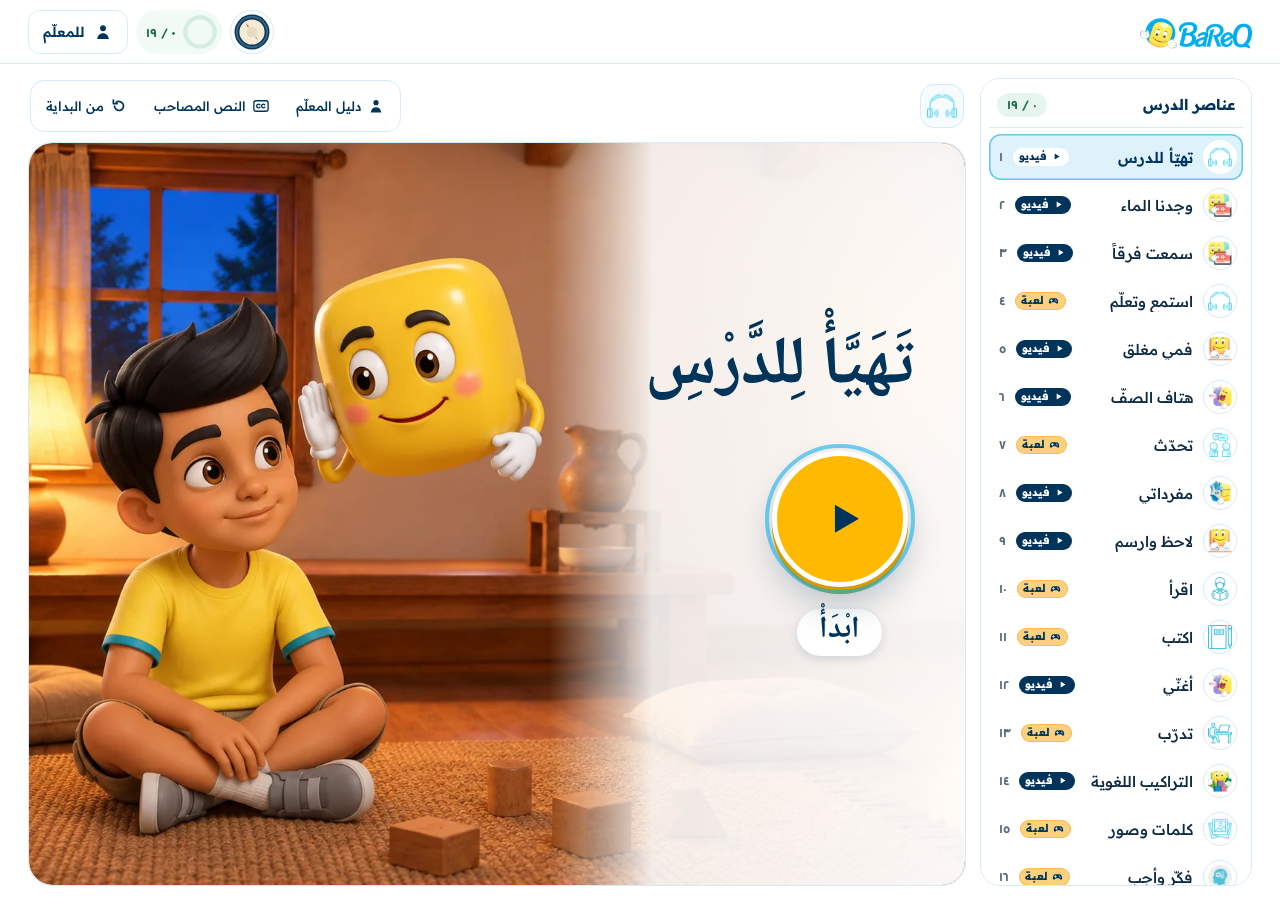
<file: index.html>
<!doctype html>
<html lang="ar" dir="rtl">
<head>
<meta charset="utf-8">
<meta name="viewport" content="width=device-width, initial-scale=1, viewport-fit=cover">
<meta name="theme-color" content="#FFFFFF">
<title>بارق · صَوْتُ «م» — v6 مسوّدة مؤقّتة</title>
<link rel="preload" href="assets/fonts/web/ReadexPro-300-700-arabic.woff2" as="font" type="font/woff2" crossorigin>
<link rel="preload" href="assets/fonts/web/NotoNaskhArabic-500-arabic.woff2" as="font" type="font/woff2" crossorigin>
<meta name="description" content="عيّنة الدرس الأول L1-01-d1 (v6) على هيئة منصّة بارق — 19 عنصراً: 10 فيديو و9 ألعاب، وخطة الدرس ودليل المعلّم">
<link rel="stylesheet" href="css/fonts.css">
<link rel="stylesheet" href="css/tokens.css">
<link rel="stylesheet" href="css/shell.css">
<link rel="stylesheet" href="css/app.css">
<link rel="stylesheet" href="css/plan.css">
</head>
<body>
<div dir="rtl" lang="ar" class="page-root">
<a class="skip" href="#content">تخطَّ إلى النشاط</a>

<header class="hdr" role="banner">
  <div class="hdr-in">
    <a class="hdr-logo" href="#" id="homeLink" aria-label="بارق — الدرس"><img src="assets/logo/bareq-logo-owner.png" alt="شعار بارق" width="150" height="48"></a>
    <div class="hdr-lesson">
      <span class="hdr-badge" aria-hidden="true">م</span>
      <div class="hdr-lt">
        <p class="hdr-crumb">المستوى الأول · الوحدة الأولى · الدرس ١</p>
        <h1 id="lesson-title" class="hdr-title" data-plan="صَوْتُ المِيمِ" data-child="صَوْتُ «م»">صَوْتُ «م»</h1>
      </div>
    </div>
    <div class="hdr-tools">
      <button type="button" class="hdr-compass" id="compassBtn" aria-label="بوصلة الأصوات"></button>
      <div class="hdr-progress" id="progress" role="img" aria-label="العناصر المنجزة">
        <svg viewBox="0 0 44 44" aria-hidden="true"><circle class="trk" cx="22" cy="22" r="18"/><circle class="val" cx="22" cy="22" r="18"/></svg>
        <span class="hdr-progress-t"><b>٠</b><small>/ ١٩</small></span>
      </div>
      <button type="button" class="hdr-btn hdr-menu-btn" id="menuBtn" aria-expanded="false" aria-controls="lessonMenu"><svg viewBox="0 0 48 48" aria-hidden="true"><rect x="7" y="8" width="13" height="13" rx="3.5"/><rect x="28" y="8" width="13" height="13" rx="3.5"/><rect x="7" y="27" width="13" height="13" rx="3.5"/><rect x="28" y="27" width="13" height="13" rx="3.5"/></svg><span>العناصر</span></button>
      <div class="hdr-adult">
        <button type="button" class="hdr-btn" id="adultBtn" aria-expanded="false" aria-controls="adultMenu" aria-haspopup="true"><svg viewBox="0 0 48 48" aria-hidden="true"><circle cx="24" cy="15" r="7"/><path d="M10 41c1-9 7-14 14-14s13 5 14 14z"/></svg><span>للمعلّم</span></button>
        <div class="hdr-pop" id="adultMenu" hidden role="group" aria-label="أدوات المعلّم">
          <fieldset class="seg" id="ageSeg">
            <legend>عمر الطفل</legend>
            <label><input type="radio" name="age" value="4-6"><span>٤–٦</span></label>
            <label><input type="radio" name="age" value="7-9"><span>٧–٩</span></label>
            <label><input type="radio" name="age" value="10-12"><span>١٠–١٢</span></label>
          </fieldset>
          <a class="hdr-pop-link" id="planBtn" href="#plan"><svg viewBox="0 0 24 24" aria-hidden="true"><path d="M6 3h9l4 4v14H6z M14 3v5h5 M9 12h7 M9 16h7"/></svg><span>خطة الدرس ودليل المعلّم<small>صفحة مستقلّة للمعلّم</small></span></a>
          <button type="button" class="hdr-pop-link is-quiet" id="resetBtn"><svg viewBox="0 0 48 48" aria-hidden="true"><path d="M12 24a12 12 0 1 0 4-9"/><path d="M9 8v10h10"/></svg><span>بدء من جديد<small>يمسح تقدّم الدرس على هذا الجهاز</small></span></button>
          <p class="hdr-pop-note"><b>النسخة v6 — مسوّدة للمراجعة</b> · L1-01-d1 · ١٠ مقاطع قصيرة و٩ ألعاب و«بوصلة الأصوات»؛ الصور والمقاطع مولَّدة آلياً، والأصوات مؤقّتة؛ ما لم يُنتَج بعد يظهر «قيد الإنتاج».</p>
        </div>
      </div>
    </div>
  </div>
</header>

<main class="lesson" id="lessonView">
  <div class="lesson-grid">
    <div class="menu-scrim" id="menuScrim" hidden></div>
    <nav class="menu" id="lessonMenu" aria-label="عناصر الدرس">
      <div class="menu-head"><span>عناصر الدرس</span><span class="menu-count" id="menuCount">٠ / ١٩</span><button type="button" class="menu-x" id="menuClose" aria-label="إغلاق"><svg viewBox="0 0 48 48" aria-hidden="true"><path d="M14 14l20 20M34 14 14 34"/></svg></button></div>
      <ul id="menu" class="menu-list"></ul>
    </nav>
    <section id="content" class="content" aria-label="النشاط المفتوح" tabindex="-1"></section>
  </div>
</main>

<article id="plan" class="lp plan-view" aria-label="خطة الدرس" hidden></article>

<footer class="footer">
  <div class="ft-in">
    <span class="ft-logo"><img src="assets/logo/bareq-logo-owner.png" alt="بارق" width="96" height="31"></span>
    <p>منصّة بارق لتعليم القراءة والكتابة بالعربية للأطفال · الحقوق محفوظة © ٢٠٢٦</p>
    <p class="status">عيّنة L1-01-d1 · <b>v6 مسوّدة مؤقّتة — مقاطع الحركة قيد الإنتاج</b> · draft_unapproved · نسخة موازية للمراجعة</p>
  </div>
</footer>
</div>
<script src="js/data.js"></script>
<script src="js/core.js"></script>
<script src="js/godot.js"></script>
<script src="js/video.js"></script>
<script src="js/plan.js"></script>
<script src="js/kit.js"></script>
<script src="js/el/EL01.js"></script>
<script src="js/el/EL02A.js"></script>
<script src="js/el/EL02B.js"></script>
<script src="js/el/EL17.js"></script>
<script src="js/el/EL18.js"></script>
<script src="js/el/EL03.js"></script>
<script src="js/el/EL04.js"></script>
<script src="js/el/EL05.js"></script>
<script src="js/el/EL06.js"></script>
<script src="js/el/ix5.js"></script>
<script src="js/el/EL07.js"></script>
<script src="js/el/EL08.js"></script>
<script src="js/el/EL09.js"></script>
<script src="js/el/EL10.js"></script>
<script src="js/el/EL11.js"></script>
<script src="js/el/EL12.js"></script>
<script src="js/el/EL13.js"></script>
<script src="js/el/EL14.js"></script>
<script src="js/el/EL15.js"></script>
<script src="js/el/EL16.js"></script>
</body>
</html>
</file>
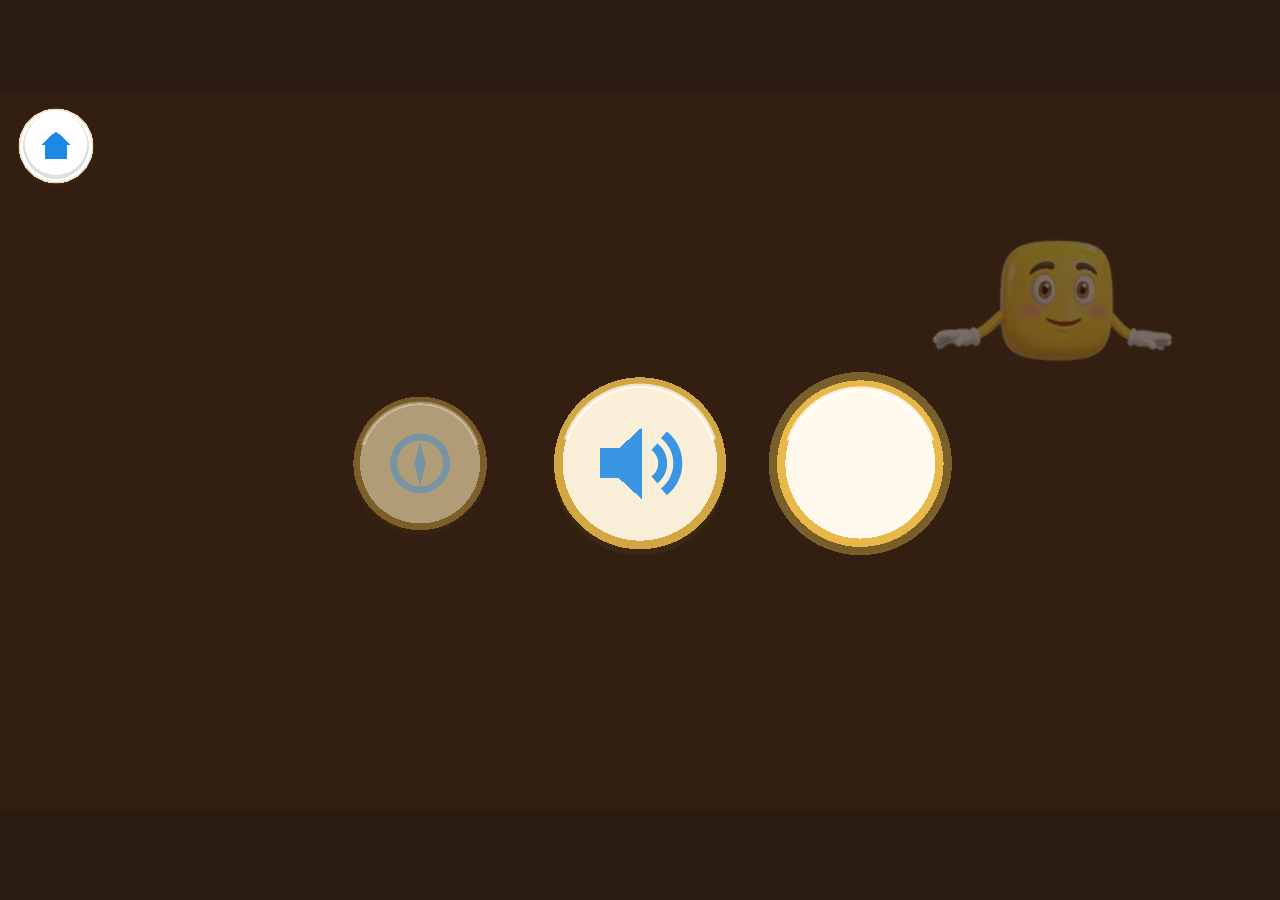
<file: games/g6a/index.html>
<!DOCTYPE html>
<html lang="ar" dir="rtl">
<head>
<meta charset="utf-8">
<meta name="viewport" content="width=device-width, initial-scale=1, maximum-scale=1, user-scalable=no">
<title>بارق · رحلة الميم</title>
<style>
html, body, #canvas { margin:0; padding:0; border:0; }
html, body { width:100%; height:100%; overflow:hidden; background:#2a1c12; touch-action:none; }
body { display:flex; align-items:center; justify-content:center; }
/* the game fills the whole screen (the design frame is centred inside by the engine; the rest is the scene's own
   background continued) — so no black bars; the loader covers the same full screen from the first paint */
/* v5: landscape board 1920:1080 (16:9), as big as the screen allows, centred */
#canvas, #loader { width:min(100vw, calc(100vh * 1920 / 1080)); height:min(100vh, calc(100vw * 1080 / 1920)); }
@supports (height: 100dvh) { #canvas, #loader { width:min(100vw, calc(100dvh * 1920 / 1080)); height:min(100dvh, calc(100vw * 1080 / 1920)); } }
#canvas { display:block; }
#canvas:focus { outline:none; }
#loader { position:fixed; left:50%; top:50%; transform:translate(-50%,-50%); display:flex; flex-direction:column; align-items:center; justify-content:center;
  background:radial-gradient(circle at 50% 40%, #3aa6f2 0%, #1f8fe0 55%, #1576c4 100%); z-index:10; font-family:Tahoma, Arial, sans-serif; }
#loader .logo { display:flex; align-items:center; gap:12px; direction:ltr; }
#loader .bq { width:min(34vw,170px); animation:hop 1.1s ease-in-out infinite; transform-origin:50% 100%; }
#loader .tx { width:min(26vw,130px); }
#loader .bar { margin-top:28px; width:min(62vw,320px); height:18px; border-radius:12px; background:rgba(255,255,255,.28);
  box-shadow:inset 0 2px 4px rgba(0,0,0,.15); overflow:hidden; }
#loader .fill { height:100%; width:6%; border-radius:12px; background:linear-gradient(#ffd452,#f7a21b); transition:width .2s; }
#loader .msg { margin-top:14px; color:#fff; font-size:18px; text-shadow:0 1px 2px rgba(0,0,0,.25); }
#loader .err { display:none; margin-top:16px; width:min(84vw,360px); background:#fff7e6; color:#5a2a00; border-radius:18px; padding:16px 16px 12px; text-align:center;
  box-shadow:0 8px 24px rgba(0,30,60,.25); font-family:Tahoma, Arial, sans-serif; }
#loader .err p { margin:0 0 12px; font-size:17px; line-height:1.5; }
#loader .err button { display:block; width:100%; min-height:56px; border:0; border-radius:999px; background:#ffd452; color:#00345b; font:700 20px/1.2 Tahoma, Arial, sans-serif;
  box-shadow:0 4px 0 #e0a100; cursor:pointer; touch-action:manipulation; }
#loader .err button:focus-visible { outline:3px solid #00345b; outline-offset:3px; }
#loader .err code { display:block; margin-top:10px; direction:ltr; text-align:left; font:11px/1.35 ui-monospace, Menlo, Consolas, monospace; color:#7a5a3a;
  word-break:break-word; max-height:6.8em; overflow:hidden; opacity:.85; }
#loader.is-err .bq { animation:none; } #loader.is-err .bar { display:none; }
@keyframes hop { 0%,100%{transform:translateY(0) scale(1,1)} 40%{transform:translateY(-16px) scale(.97,1.04)} 55%{transform:translateY(0) scale(1.05,.95)} }
</style>
<link id="-gd-engine-icon" rel="icon" type="image/png" href="index.icon.png" />
<link rel="apple-touch-icon" href="index.apple-touch-icon.png"/>

</head>
<body>
<canvas id="canvas">HTML5 canvas appears to be unsupported in the current browser.</canvas>
<div id="loader">
  <div class="logo"><img class="bq" src="[data-uri]" alt=""><img class="tx" src="[data-uri]" alt=""></div>
  <div class="bar"><div class="fill" id="fill"></div></div>
  <div class="msg" id="msg">جارٍ التحميل…</div>
  <div class="err" id="err"></div>
</div>
<script>
/* بارق: معاملات المحطّة تصل بعد # (أثبت في بيئة النشر) فتُنقل إلى ?station=… قبل بدء المحرّك */
(function () { try { var h = location.hash.slice(1); if (h && /station=/.test(h) && !location.search) history.replaceState(null, '', location.pathname + '?' + h); } catch (e) {} })();
</script>
<script>
/* بارق: ملفّا البيانات يُنشران بامتداد .wasm (index.pck.wasm · index.gz.wasm) لأن منصّة النشر لا تقبل .pck/.gz — إعادة توجيه الأسماء */
(function () {
  if (!window.fetch) return;
  var f0 = window.fetch.bind(window);
  var map = { 'index.pck': 'index.pck.wasm', 'index.wasm.gz': 'index.gz.wasm' };
  window.fetch = function (input, init) {
    var url = typeof input === 'string' ? input : (input && input.url) || String(input);
    var clean = url.split('?')[0].split('#')[0], name = clean.split('/').pop();
    if (map[name]) return f0(clean.slice(0, clean.length - name.length) + map[name], init);
    return f0(input, init);
  };
})();
</script>
<script>
/* the activity keeps the exact frame (v5: 1920x1080): canvas box = CSS above, backing store = box x devicePixelRatio,
   capped at 2 (phones report 3: a 3x backing store costs ~2.3x the GPU memory for no visible gain at this art size — iOS) */
(function () {
  var cv = document.getElementById('canvas');
  function fit() {
    var r = cv.getBoundingClientRect(), dpr = Math.min(window.devicePixelRatio || 1, 2);
    cv.width = Math.round(r.width * dpr); cv.height = Math.round(r.height * dpr);
  }
  fit(); window.addEventListener('resize', fit);
})();
</script>
<script>
/* ---- one failure path for everything (v0-12, iOS/iPadOS) ----
   bareqFail(err) shows a short message + a big «العودة إلى الدرس» button + a small LTR technical line, tells the lesson
   page {bq:'error', fatal:true} (it switches to the HTML version by itself) and remembers the failure for this browser
   session (sessionStorage «bq-godot-fail», read by the page's BQ.ui.godotOK()) so the other elements go straight to HTML.
   Sources: Engine.getMissingFeatures · startGame rejection · uncaught errors / rejections before start (e.g. a failed
   WebAssembly.instantiateStreaming, which Godot's loader does not catch) · a wasm trap/abort after start (OOM …) ·
   WebGL context loss (Godot only alert()s) · a non-zero engine exit. */
(function () {
  var started = false, failed = false;
  window.bareqStarted = function () { started = true; };
  function q(k) { try { return new URLSearchParams(location.search || location.hash.slice(1)).get(k) || ''; } catch (e) { return ''; } }
  var EL = { recall: 'EL01', listen: 'EL13', write: 'EL12', compass: 'EL15', play: 'EL14', journey: 'EL14' };
  function detail(err) {
    var m = !err ? 'unknown' : (err.name && err.message ? err.name + ': ' + err.message : String(err.message || err));
    m = String(m).split('\n')[0].slice(0, 160);
    var ua = navigator.userAgent, os = (ua.match(/(iPad|iPhone|Android|Mac OS X|Windows NT|Linux)[^;)]*/) || [''])[0];
    var v = (ua.match(/(Version|CriOS|Chrome|Firefox|FxiOS|EdgiOS)\/[\d.]+/) || [''])[0];
    var mem = '';
    try { if (window.__bqMem) mem = ' · heap ' + Math.round(window.__bqMem.buffer.byteLength / 1048576) + 'MB'; } catch (e) {}
    return m + ' · ' + os.replace(/(\d)_(\d)/g, '$1.$2') + ' ' + v + mem + (navigator.maxTouchPoints > 1 ? ' · touch' : '');
  }
  window.bareqFail = function (err, why) {
    if (failed) return; failed = true;
    try { console.error('[bq] game failed:', why || '', err); } catch (e) {}
    var d = detail(err);
    var embedded = window.parent && window.parent !== window;
    try { sessionStorage.setItem('bq-godot-fail', JSON.stringify({ t: Date.now(), why: why || 'error', d: d })); } catch (e) {}
    try { if (embedded) window.parent.postMessage({ bq: 'error', fatal: true, why: why || 'error', message: d, station: q('station') }, '*'); } catch (e) {}
    var loader = document.getElementById('loader');
    if (!loader) {        // the loader is gone (the game had started): bring it back as the error screen
      loader = document.createElement('div'); loader.id = 'loader';
      loader.innerHTML = '<div class="msg" id="msg"></div><div class="err" id="err"></div>'; document.body.appendChild(loader);
    }
    loader.style.opacity = '1'; loader.classList.add('is-err');
    var msg = document.getElementById('msg'); if (msg) msg.style.display = 'none';
    var box = document.getElementById('err');
    box.innerHTML = '';
    var p = document.createElement('p'); p.textContent = 'تعذّر تشغيل اللعبة على هذا الجهاز. النسخة الخفيفة من النشاط تعمل في الدرس.';
    var b = document.createElement('button'); b.type = 'button'; b.textContent = 'العودة إلى الدرس';
    b.onclick = function () {
      if (embedded) { try { window.parent.postMessage({ bq: 'error', fatal: true, why: 'back', station: q('station') }, '*'); } catch (e) {} return; }
      location.href = '../../index.html' + (EL[q('station')] ? '#' + EL[q('station')] : '');
    };
    var c = document.createElement('code'); c.textContent = d;
    box.appendChild(p); box.appendChild(b); box.appendChild(c); box.style.display = 'block';
    try { b.focus(); } catch (e) {}
  };
  function fatal(e) {
    var m = String(e && (e.message || e) || '');
    return !started || /RuntimeError|Aborted|out of memory|Out of bounds|unreachable|memory access/i.test(m) || (e && e.name === 'RuntimeError');
  }
  window.addEventListener('error', function (ev) { var e = ev.error || ev.message; if (fatal(e)) window.bareqFail(e, 'error'); });
  window.addEventListener('unhandledrejection', function (ev) { if (fatal(ev.reason)) window.bareqFail(ev.reason, 'rejection'); });
  var al = window.alert;   // Godot reports a lost WebGL context with alert() — on iOS that is memory pressure: no dead modal, the error screen
  window.alert = function (m) { if (/WebGL context lost/i.test(String(m))) { window.bareqFail(new Error('WebGL context lost'), 'webgl-lost'); return; } return al.apply(window, arguments); };
  /* the engine memory, for the technical line (and the tests) */
  ['instantiateStreaming', 'instantiate'].forEach(function (k) {
    var f = window.WebAssembly && WebAssembly[k]; if (!f) return;
    WebAssembly[k] = function () {
      return f.apply(this, arguments).then(function (r) {
        try { var x = (r.instance || r).exports; for (var n in x) if (x[n] instanceof WebAssembly.Memory) window.__bqMem = x[n]; } catch (e) {}
        return r;
      });
    };
  });
})();
</script>
<script>
/* ---- faster ONLINE loading (v0-12: streaming, WebKit-safe) ----
   1) the Godot engine (index.wasm, ~40 MB) is published compressed (index.gz.wasm, ~10 MB) and unpacked in the browser
      with DecompressionStream as a STREAM — no 40 MB ArrayBuffer copies in JS (v0-11 held 2–3 copies at once: iOS memory).
   2) the unpacked stream is written straight into the Cache API under ONE shared key and the engine is then served from
      that cache entry, so every other Bareq activity on the same site starts without downloading the engine again.
   No DecompressionStream / no streams / no Cache → the plain gz-less path (index.wasm) or a stream without cache.
   GitHub Pages also gzips *.wasm on the wire by itself (Content-Encoding: gzip), so index.gz.wasm costs ~10 MB once. */
window.bareqOnline = function () {
  window.BAREQ_ONLINE = true;   // the plain gz shim further down stands aside: this wrapper handles index.wasm itself (gz + cache)
  var WASM_SIZE = 39514754;
  var KEY = location.origin + '/__bareq_engine__/godot-4.7.2-' + WASM_SIZE + '.wasm';
  var nativeFetch = window.fetch.bind(window);
  var canStream = typeof DecompressionStream === 'function' && typeof ReadableStream === 'function' && !!ReadableStream.prototype.pipeThrough;
  function nameOf(u) { return String(u).split('/').pop().split('?')[0].split('#')[0]; }
  function headers() { return { 'Content-Type': 'application/wasm', 'Content-Length': String(WASM_SIZE) }; }
  window.bareqProgress = window.bareqProgress || function () {};
  function gz(url) {
    // compressed engine → decompressed stream Response (download progress = compressed bytes)
    return nativeFetch(url + '.gz').then(function (r) {
      if (!r.ok || !r.body) throw new Error('gz ' + r.status);
      var total = +r.headers.get('Content-Length') || 10100000, got = 0, rd = r.body.getReader();
      var counted = new ReadableStream({ pull: function (ctl) {
        return rd.read().then(function (x) {
          if (x.done) { ctl.close(); return; }
          got += x.value.length; window.bareqProgress('dl', Math.min(1, got / total));
          ctl.enqueue(x.value);
        });
      } });
      return new Response(counted.pipeThrough(new DecompressionStream('gzip')), { status: 200, headers: headers() });
    });
  }
  function plain(url) { return nativeFetch(url); }
  function engine(url) {
    if (!canStream) return plain(url);
    var open = window.caches && window.isSecureContext !== false ? caches.open('bareq-engine').catch(function () { return null; }) : Promise.resolve(null);
    return open.then(function (c) {
      if (!c) return gz(url).catch(function () { return plain(url); });
      return c.match(KEY).catch(function () { return null; }).then(function (hit) {
        if (hit) { window.bareqProgress('dl', 1); return hit; }
        return gz(url).then(function (resp) {
          // stream → cache (no JS copy), then serve the cached entry; a cache failure (quota, private mode) → stream again
          return c.put(KEY, resp).then(function () { return c.match(KEY); }).then(function (r) {
            if (!r) throw new Error('cache miss after put');
            return r;
          }).catch(function () { try { c.delete(KEY); } catch (e) {} return gz(url); });
        }, function () { return plain(url); });
      });
    });
  }
  window.fetch = function (input, init) {
    var url = typeof input === 'string' ? input : (input && input.url) || String(input);
    if (nameOf(url) === 'index.wasm') return engine(url);
    return nativeFetch(input, init);
  };
};
</script>
<script>
/* ---- works when opened directly from disk (file://) or from a local app asset folder:
   the engine files are embedded in index.embed.js and served to the engine from memory ---- */
window.BAREQ_EMBED = window.BAREQ_EMBED || {};
window.BAREQ_EMBED_TXT = window.BAREQ_EMBED_TXT || {};
(function () {
  var local = location.protocol === 'file:' || location.protocol === 'content:';
  window.BAREQ_LOCAL = local;
  if (!local) { if (window.fetch && window.bareqOnline) window.bareqOnline(); return; }
  document.write('<script src="index.embed.js"><\/script>');
  var nativeFetch = window.fetch ? window.fetch.bind(window) : null;
  function b64(s) { var bin = atob(s), n = bin.length, u = new Uint8Array(n); for (var i = 0; i < n; i++) u[i] = bin.charCodeAt(i); return u; }
  function nameOf(u) { return String(u).split('/').pop().split('?')[0].split('#')[0]; }
  window.fetch = function (input, init) {
    var url = typeof input === 'string' ? input : (input && input.url) || String(input);
    var n = nameOf(url), e = window.BAREQ_EMBED[n];
    if (e !== undefined) {
      if (typeof e === 'string') { e = b64(e); window.BAREQ_EMBED[n] = e; }
      var type = n.slice(-5) === '.wasm' ? 'application/wasm' : 'application/octet-stream';
      return Promise.resolve(new Response(e, { status: 200, headers: { 'Content-Type': type, 'Content-Length': String(e.length) } }));
    }
    return nativeFetch(input, init);
  };
  if (window.AudioWorklet && AudioWorklet.prototype.addModule) {
    var add = AudioWorklet.prototype.addModule;
    AudioWorklet.prototype.addModule = function (url, opts) {
      var src = window.BAREQ_EMBED_TXT[nameOf(url)];
      if (src) url = 'data:text/javascript;base64,' + btoa(unescape(encodeURIComponent(src)));
      return add.call(this, url, opts);
    };
  }
})();
</script>
<script>
/* بارق: احتياط فقط حين لا يعمل bareqOnline (أعلاه) — يفكّ index.wasm.gz دفقاً بلا ذاكرة مؤقّتة. */
(function () {
  if (window.BAREQ_LOCAL || window.BAREQ_ONLINE || !window.fetch || typeof DecompressionStream !== 'function') return;
  var f = window.fetch.bind(window);
  window.fetch = function (input, init) {
    var url = typeof input === 'string' ? input : (input && input.url) || String(input);
    if (/index\.wasm(\?|#|$)/.test(url)) {
      return f(url.replace('index.wasm', 'index.wasm.gz'), init).then(function (r) {
        if (!r.ok || !r.body) return f(input, init);
        return new Response(r.body.pipeThrough(new DecompressionStream('gzip')), { status: 200, headers: { 'Content-Type': 'application/wasm' } });
      });
    }
    return f(input, init);
  };
})();
</script>
<script src="index.js"></script>
<script>
const GODOT_CONFIG = {"args":[],"canvasResizePolicy":0,"emscriptenPoolSize":8,"ensureCrossOriginIsolationHeaders":false,"executable":"index","experimentalVK":false,"fileSizes":{"index.pck":4465016,"index.wasm":39514754},"focusCanvas":true,"gdextensionLibs":[],"godotPoolSize":4};
const GODOT_THREADS_ENABLED = false;
(function () {
  var fill = document.getElementById('fill'), shown = 0.04, dl = 0, gd = 0, sent = 0;
  var embedded = window.parent && window.parent !== window;
  function paint() {
    var f = Math.max(shown, 0.55 * dl + 0.45 * gd);   // one monotonic bar: engine download, then what Godot reads
    if (f <= shown && shown > 0.04) return; shown = f;
    if (fill) fill.style.width = Math.max(6, Math.round(f * 100)) + '%';
    if (embedded && f - sent >= 0.05) { sent = f; try { window.parent.postMessage({ bq: 'progress', p: Math.round(f * 100) / 100 }, '*'); } catch (e) {} }
  }
  window.bareqProgress = function (k, f) { if (k === 'dl') dl = f; paint(); };
  // can this frame play sound before a touch inside it? (iOS: no — the game then repeats a missed line at the first touch)
  try { var AC = window.AudioContext || window.webkitAudioContext; if (AC) { var ac = new AC(); window.__bqAudio = ac.state; if (ac.close) ac.close(); } } catch (e) { window.__bqAudio = 'error'; }
  var missing = Engine.getMissingFeatures({ threads: GODOT_THREADS_ENABLED });
  if (missing.length !== 0) { window.bareqFail(new Error('missing: ' + missing.join(' / ')), 'features'); return; }
  var cfg = {}; for (var k in GODOT_CONFIG) cfg[k] = GODOT_CONFIG[k];
  cfg.onExit = function (code) { if (code) window.bareqFail(new Error('engine exit ' + code), 'exit'); };
  var engine = new Engine(cfg);
  engine.startGame({
    onProgress: function (cur, total) { if (cur > 0 && total > 0) { gd = cur / total; paint(); } }
  }).then(function () {
    window.bareqStarted();
    if (fill) fill.style.width = '100%';
    var loader = document.getElementById('loader');
    if (!loader || loader.classList.contains('is-err')) return;
    loader.style.transition = 'opacity .35s'; loader.style.opacity = '0';
    setTimeout(function () { if (!loader.classList.contains('is-err')) loader.remove(); }, 380);
  }, function (err) { window.bareqFail(err, 'start'); });
})();
</script>
</body>
</html>
</file>
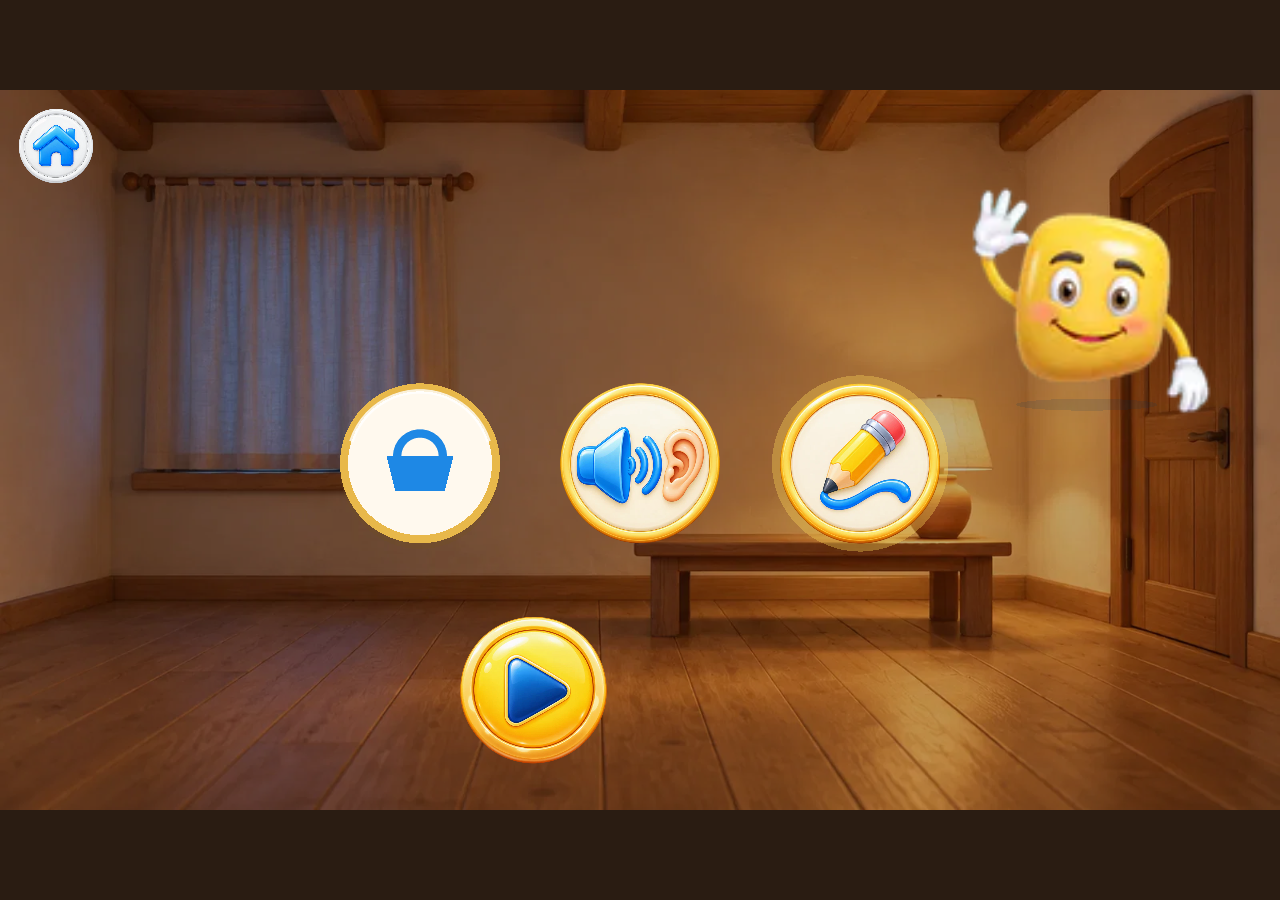
<file: games/g6b/index.html>
<!DOCTYPE html>
<html lang="ar" dir="rtl">
<head>
<meta charset="utf-8">
<meta name="viewport" content="width=device-width, initial-scale=1, maximum-scale=1, user-scalable=no">
<title>بارق · رحلة الميم</title>
<style>
html, body, #canvas { margin:0; padding:0; border:0; }
html, body { width:100%; height:100%; overflow:hidden; background:#2a1c12; touch-action:none; }
body { display:flex; align-items:center; justify-content:center; }
/* the game fills the whole screen (the design frame is centred inside by the engine; the rest is the scene's own
   background continued) — so no black bars; the loader covers the same full screen from the first paint */
/* v5: landscape board 1920:1080 (16:9), as big as the screen allows, centred */
#canvas, #loader { width:min(100vw, calc(100vh * 1920 / 1080)); height:min(100vh, calc(100vw * 1080 / 1920)); }
@supports (height: 100dvh) { #canvas, #loader { width:min(100vw, calc(100dvh * 1920 / 1080)); height:min(100dvh, calc(100vw * 1080 / 1920)); } }
#canvas { display:block; }
#canvas:focus { outline:none; }
#loader { position:fixed; left:50%; top:50%; transform:translate(-50%,-50%); display:flex; flex-direction:column; align-items:center; justify-content:center;
  background:radial-gradient(circle at 50% 40%, #3aa6f2 0%, #1f8fe0 55%, #1576c4 100%); z-index:10; font-family:Tahoma, Arial, sans-serif; }
#loader .logo { display:flex; align-items:center; gap:12px; direction:ltr; }
#loader .bq { width:min(34vw,170px); animation:hop 1.1s ease-in-out infinite; transform-origin:50% 100%; }
#loader .tx { width:min(26vw,130px); }
#loader .bar { margin-top:28px; width:min(62vw,320px); height:18px; border-radius:12px; background:rgba(255,255,255,.28);
  box-shadow:inset 0 2px 4px rgba(0,0,0,.15); overflow:hidden; }
#loader .fill { height:100%; width:6%; border-radius:12px; background:linear-gradient(#ffd452,#f7a21b); transition:width .2s; }
#loader .msg { margin-top:14px; color:#fff; font-size:18px; text-shadow:0 1px 2px rgba(0,0,0,.25); }
#loader .err { display:none; margin-top:16px; width:min(84vw,360px); background:#fff7e6; color:#5a2a00; border-radius:18px; padding:16px 16px 12px; text-align:center;
  box-shadow:0 8px 24px rgba(0,30,60,.25); font-family:Tahoma, Arial, sans-serif; }
#loader .err p { margin:0 0 12px; font-size:17px; line-height:1.5; }
#loader .err button { display:block; width:100%; min-height:56px; border:0; border-radius:999px; background:#ffd452; color:#00345b; font:700 20px/1.2 Tahoma, Arial, sans-serif;
  box-shadow:0 4px 0 #e0a100; cursor:pointer; touch-action:manipulation; }
#loader .err button:focus-visible { outline:3px solid #00345b; outline-offset:3px; }
#loader .err code { display:block; margin-top:10px; direction:ltr; text-align:left; font:11px/1.35 ui-monospace, Menlo, Consolas, monospace; color:#7a5a3a;
  word-break:break-word; max-height:6.8em; overflow:hidden; opacity:.85; }
#loader.is-err .bq { animation:none; } #loader.is-err .bar { display:none; }
@keyframes hop { 0%,100%{transform:translateY(0) scale(1,1)} 40%{transform:translateY(-16px) scale(.97,1.04)} 55%{transform:translateY(0) scale(1.05,.95)} }
</style>
<link id="-gd-engine-icon" rel="icon" type="image/png" href="index.icon.png" />
<link rel="apple-touch-icon" href="index.apple-touch-icon.png"/>

</head>
<body>
<canvas id="canvas">HTML5 canvas appears to be unsupported in the current browser.</canvas>
<div id="loader">
  <div class="logo"><img class="bq" src="[data-uri]" alt=""><img class="tx" src="[data-uri]" alt=""></div>
  <div class="bar"><div class="fill" id="fill"></div></div>
  <div class="msg" id="msg">جارٍ التحميل…</div>
  <div class="err" id="err"></div>
</div>
<script>
/* بارق: معاملات المحطّة تصل بعد # (أثبت في بيئة النشر) فتُنقل إلى ?station=… قبل بدء المحرّك */
(function () { try { var h = location.hash.slice(1); if (h && /station=/.test(h) && !location.search) history.replaceState(null, '', location.pathname + '?' + h); } catch (e) {} })();
</script>
<script>
/* بارق: ملفّا البيانات يُنشران بامتداد .wasm (index.pck.wasm · index.gz.wasm) لأن منصّة النشر لا تقبل .pck/.gz — إعادة توجيه الأسماء */
(function () {
  if (!window.fetch) return;
  var f0 = window.fetch.bind(window);
  var map = { 'index.pck': 'index.pck.wasm', 'index.wasm.gz': 'index.gz.wasm' };
  window.fetch = function (input, init) {
    var url = typeof input === 'string' ? input : (input && input.url) || String(input);
    var clean = url.split('?')[0].split('#')[0], name = clean.split('/').pop();
    if (map[name]) return f0(clean.slice(0, clean.length - name.length) + map[name], init);
    return f0(input, init);
  };
})();
</script>
<script>
/* the activity keeps the exact frame (v5: 1920x1080): canvas box = CSS above, backing store = box x devicePixelRatio,
   capped at 2 (phones report 3: a 3x backing store costs ~2.3x the GPU memory for no visible gain at this art size — iOS) */
(function () {
  var cv = document.getElementById('canvas');
  function fit() {
    var r = cv.getBoundingClientRect(), dpr = Math.min(window.devicePixelRatio || 1, 2);
    cv.width = Math.round(r.width * dpr); cv.height = Math.round(r.height * dpr);
  }
  fit(); window.addEventListener('resize', fit);
})();
</script>
<script>
/* ---- one failure path for everything (v0-12, iOS/iPadOS) ----
   bareqFail(err) shows a short message + a big «العودة إلى الدرس» button + a small LTR technical line, tells the lesson
   page {bq:'error', fatal:true} (it switches to the HTML version by itself) and remembers the failure for this browser
   session (sessionStorage «bq-godot-fail», read by the page's BQ.ui.godotOK()) so the other elements go straight to HTML.
   Sources: Engine.getMissingFeatures · startGame rejection · uncaught errors / rejections before start (e.g. a failed
   WebAssembly.instantiateStreaming, which Godot's loader does not catch) · a wasm trap/abort after start (OOM …) ·
   WebGL context loss (Godot only alert()s) · a non-zero engine exit. */
(function () {
  var started = false, failed = false;
  window.bareqStarted = function () { started = true; };
  function q(k) { try { return new URLSearchParams(location.search || location.hash.slice(1)).get(k) || ''; } catch (e) { return ''; } }
  var EL = { recall: 'EL01', listen: 'EL13', write: 'EL12', compass: 'EL15', play: 'EL14', journey: 'EL14' };
  function detail(err) {
    var m = !err ? 'unknown' : (err.name && err.message ? err.name + ': ' + err.message : String(err.message || err));
    m = String(m).split('\n')[0].slice(0, 160);
    var ua = navigator.userAgent, os = (ua.match(/(iPad|iPhone|Android|Mac OS X|Windows NT|Linux)[^;)]*/) || [''])[0];
    var v = (ua.match(/(Version|CriOS|Chrome|Firefox|FxiOS|EdgiOS)\/[\d.]+/) || [''])[0];
    var mem = '';
    try { if (window.__bqMem) mem = ' · heap ' + Math.round(window.__bqMem.buffer.byteLength / 1048576) + 'MB'; } catch (e) {}
    return m + ' · ' + os.replace(/(\d)_(\d)/g, '$1.$2') + ' ' + v + mem + (navigator.maxTouchPoints > 1 ? ' · touch' : '');
  }
  window.bareqFail = function (err, why) {
    if (failed) return; failed = true;
    try { console.error('[bq] game failed:', why || '', err); } catch (e) {}
    var d = detail(err);
    var embedded = window.parent && window.parent !== window;
    try { sessionStorage.setItem('bq-godot-fail', JSON.stringify({ t: Date.now(), why: why || 'error', d: d })); } catch (e) {}
    try { if (embedded) window.parent.postMessage({ bq: 'error', fatal: true, why: why || 'error', message: d, station: q('station') }, '*'); } catch (e) {}
    var loader = document.getElementById('loader');
    if (!loader) {        // the loader is gone (the game had started): bring it back as the error screen
      loader = document.createElement('div'); loader.id = 'loader';
      loader.innerHTML = '<div class="msg" id="msg"></div><div class="err" id="err"></div>'; document.body.appendChild(loader);
    }
    loader.style.opacity = '1'; loader.classList.add('is-err');
    var msg = document.getElementById('msg'); if (msg) msg.style.display = 'none';
    var box = document.getElementById('err');
    box.innerHTML = '';
    var p = document.createElement('p'); p.textContent = 'تعذّر تشغيل اللعبة على هذا الجهاز. النسخة الخفيفة من النشاط تعمل في الدرس.';
    var b = document.createElement('button'); b.type = 'button'; b.textContent = 'العودة إلى الدرس';
    b.onclick = function () {
      if (embedded) { try { window.parent.postMessage({ bq: 'error', fatal: true, why: 'back', station: q('station') }, '*'); } catch (e) {} return; }
      location.href = '../../index.html' + (EL[q('station')] ? '#' + EL[q('station')] : '');
    };
    var c = document.createElement('code'); c.textContent = d;
    box.appendChild(p); box.appendChild(b); box.appendChild(c); box.style.display = 'block';
    try { b.focus(); } catch (e) {}
  };
  function fatal(e) {
    var m = String(e && (e.message || e) || '');
    return !started || /RuntimeError|Aborted|out of memory|Out of bounds|unreachable|memory access/i.test(m) || (e && e.name === 'RuntimeError');
  }
  window.addEventListener('error', function (ev) { var e = ev.error || ev.message; if (fatal(e)) window.bareqFail(e, 'error'); });
  window.addEventListener('unhandledrejection', function (ev) { if (fatal(ev.reason)) window.bareqFail(ev.reason, 'rejection'); });
  var al = window.alert;   // Godot reports a lost WebGL context with alert() — on iOS that is memory pressure: no dead modal, the error screen
  window.alert = function (m) { if (/WebGL context lost/i.test(String(m))) { window.bareqFail(new Error('WebGL context lost'), 'webgl-lost'); return; } return al.apply(window, arguments); };
  /* the engine memory, for the technical line (and the tests) */
  ['instantiateStreaming', 'instantiate'].forEach(function (k) {
    var f = window.WebAssembly && WebAssembly[k]; if (!f) return;
    WebAssembly[k] = function () {
      return f.apply(this, arguments).then(function (r) {
        try { var x = (r.instance || r).exports; for (var n in x) if (x[n] instanceof WebAssembly.Memory) window.__bqMem = x[n]; } catch (e) {}
        return r;
      });
    };
  });
})();
</script>
<script>
/* ---- faster ONLINE loading (v0-12: streaming, WebKit-safe) ----
   1) the Godot engine (index.wasm, ~40 MB) is published compressed (index.gz.wasm, ~10 MB) and unpacked in the browser
      with DecompressionStream as a STREAM — no 40 MB ArrayBuffer copies in JS (v0-11 held 2–3 copies at once: iOS memory).
   2) the unpacked stream is written straight into the Cache API under ONE shared key and the engine is then served from
      that cache entry, so every other Bareq activity on the same site starts without downloading the engine again.
   No DecompressionStream / no streams / no Cache → the plain gz-less path (index.wasm) or a stream without cache.
   GitHub Pages also gzips *.wasm on the wire by itself (Content-Encoding: gzip), so index.gz.wasm costs ~10 MB once. */
window.bareqOnline = function () {
  window.BAREQ_ONLINE = true;   // the plain gz shim further down stands aside: this wrapper handles index.wasm itself (gz + cache)
  var WASM_SIZE = 39514754;
  var KEY = location.origin + '/__bareq_engine__/godot-4.7.2-' + WASM_SIZE + '.wasm';
  var nativeFetch = window.fetch.bind(window);
  var canStream = typeof DecompressionStream === 'function' && typeof ReadableStream === 'function' && !!ReadableStream.prototype.pipeThrough;
  function nameOf(u) { return String(u).split('/').pop().split('?')[0].split('#')[0]; }
  function headers() { return { 'Content-Type': 'application/wasm', 'Content-Length': String(WASM_SIZE) }; }
  window.bareqProgress = window.bareqProgress || function () {};
  function gz(url) {
    // compressed engine → decompressed stream Response (download progress = compressed bytes)
    return nativeFetch(url + '.gz').then(function (r) {
      if (!r.ok || !r.body) throw new Error('gz ' + r.status);
      var total = +r.headers.get('Content-Length') || 10100000, got = 0, rd = r.body.getReader();
      var counted = new ReadableStream({ pull: function (ctl) {
        return rd.read().then(function (x) {
          if (x.done) { ctl.close(); return; }
          got += x.value.length; window.bareqProgress('dl', Math.min(1, got / total));
          ctl.enqueue(x.value);
        });
      } });
      return new Response(counted.pipeThrough(new DecompressionStream('gzip')), { status: 200, headers: headers() });
    });
  }
  function plain(url) { return nativeFetch(url); }
  function engine(url) {
    if (!canStream) return plain(url);
    var open = window.caches && window.isSecureContext !== false ? caches.open('bareq-engine').catch(function () { return null; }) : Promise.resolve(null);
    return open.then(function (c) {
      if (!c) return gz(url).catch(function () { return plain(url); });
      return c.match(KEY).catch(function () { return null; }).then(function (hit) {
        if (hit) { window.bareqProgress('dl', 1); return hit; }
        return gz(url).then(function (resp) {
          // stream → cache (no JS copy), then serve the cached entry; a cache failure (quota, private mode) → stream again
          return c.put(KEY, resp).then(function () { return c.match(KEY); }).then(function (r) {
            if (!r) throw new Error('cache miss after put');
            return r;
          }).catch(function () { try { c.delete(KEY); } catch (e) {} return gz(url); });
        }, function () { return plain(url); });
      });
    });
  }
  window.fetch = function (input, init) {
    var url = typeof input === 'string' ? input : (input && input.url) || String(input);
    if (nameOf(url) === 'index.wasm') return engine(url);
    return nativeFetch(input, init);
  };
};
</script>
<script>
/* ---- works when opened directly from disk (file://) or from a local app asset folder:
   the engine files are embedded in index.embed.js and served to the engine from memory ---- */
window.BAREQ_EMBED = window.BAREQ_EMBED || {};
window.BAREQ_EMBED_TXT = window.BAREQ_EMBED_TXT || {};
(function () {
  var local = location.protocol === 'file:' || location.protocol === 'content:';
  window.BAREQ_LOCAL = local;
  if (!local) { if (window.fetch && window.bareqOnline) window.bareqOnline(); return; }
  document.write('<script src="index.embed.js"><\/script>');
  var nativeFetch = window.fetch ? window.fetch.bind(window) : null;
  function b64(s) { var bin = atob(s), n = bin.length, u = new Uint8Array(n); for (var i = 0; i < n; i++) u[i] = bin.charCodeAt(i); return u; }
  function nameOf(u) { return String(u).split('/').pop().split('?')[0].split('#')[0]; }
  window.fetch = function (input, init) {
    var url = typeof input === 'string' ? input : (input && input.url) || String(input);
    var n = nameOf(url), e = window.BAREQ_EMBED[n];
    if (e !== undefined) {
      if (typeof e === 'string') { e = b64(e); window.BAREQ_EMBED[n] = e; }
      var type = n.slice(-5) === '.wasm' ? 'application/wasm' : 'application/octet-stream';
      return Promise.resolve(new Response(e, { status: 200, headers: { 'Content-Type': type, 'Content-Length': String(e.length) } }));
    }
    return nativeFetch(input, init);
  };
  if (window.AudioWorklet && AudioWorklet.prototype.addModule) {
    var add = AudioWorklet.prototype.addModule;
    AudioWorklet.prototype.addModule = function (url, opts) {
      var src = window.BAREQ_EMBED_TXT[nameOf(url)];
      if (src) url = 'data:text/javascript;base64,' + btoa(unescape(encodeURIComponent(src)));
      return add.call(this, url, opts);
    };
  }
})();
</script>
<script>
/* بارق: احتياط فقط حين لا يعمل bareqOnline (أعلاه) — يفكّ index.wasm.gz دفقاً بلا ذاكرة مؤقّتة. */
(function () {
  if (window.BAREQ_LOCAL || window.BAREQ_ONLINE || !window.fetch || typeof DecompressionStream !== 'function') return;
  var f = window.fetch.bind(window);
  window.fetch = function (input, init) {
    var url = typeof input === 'string' ? input : (input && input.url) || String(input);
    if (/index\.wasm(\?|#|$)/.test(url)) {
      return f(url.replace('index.wasm', 'index.wasm.gz'), init).then(function (r) {
        if (!r.ok || !r.body) return f(input, init);
        return new Response(r.body.pipeThrough(new DecompressionStream('gzip')), { status: 200, headers: { 'Content-Type': 'application/wasm' } });
      });
    }
    return f(input, init);
  };
})();
</script>
<script src="index.js"></script>
<script>
const GODOT_CONFIG = {"args":[],"canvasResizePolicy":0,"emscriptenPoolSize":8,"ensureCrossOriginIsolationHeaders":false,"executable":"index","experimentalVK":false,"fileSizes":{"index.pck":6025396,"index.wasm":39514754},"focusCanvas":true,"gdextensionLibs":[],"godotPoolSize":4};
const GODOT_THREADS_ENABLED = false;
(function () {
  var fill = document.getElementById('fill'), shown = 0.04, dl = 0, gd = 0, sent = 0;
  var embedded = window.parent && window.parent !== window;
  function paint() {
    var f = Math.max(shown, 0.55 * dl + 0.45 * gd);   // one monotonic bar: engine download, then what Godot reads
    if (f <= shown && shown > 0.04) return; shown = f;
    if (fill) fill.style.width = Math.max(6, Math.round(f * 100)) + '%';
    if (embedded && f - sent >= 0.05) { sent = f; try { window.parent.postMessage({ bq: 'progress', p: Math.round(f * 100) / 100 }, '*'); } catch (e) {} }
  }
  window.bareqProgress = function (k, f) { if (k === 'dl') dl = f; paint(); };
  // can this frame play sound before a touch inside it? (iOS: no — the game then repeats a missed line at the first touch)
  try { var AC = window.AudioContext || window.webkitAudioContext; if (AC) { var ac = new AC(); window.__bqAudio = ac.state; if (ac.close) ac.close(); } } catch (e) { window.__bqAudio = 'error'; }
  var missing = Engine.getMissingFeatures({ threads: GODOT_THREADS_ENABLED });
  if (missing.length !== 0) { window.bareqFail(new Error('missing: ' + missing.join(' / ')), 'features'); return; }
  var cfg = {}; for (var k in GODOT_CONFIG) cfg[k] = GODOT_CONFIG[k];
  cfg.onExit = function (code) { if (code) window.bareqFail(new Error('engine exit ' + code), 'exit'); };
  var engine = new Engine(cfg);
  engine.startGame({
    onProgress: function (cur, total) { if (cur > 0 && total > 0) { gd = cur / total; paint(); } }
  }).then(function () {
    window.bareqStarted();
    if (fill) fill.style.width = '100%';
    var loader = document.getElementById('loader');
    if (!loader || loader.classList.contains('is-err')) return;
    loader.style.transition = 'opacity .35s'; loader.style.opacity = '0';
    setTimeout(function () { if (!loader.classList.contains('is-err')) loader.remove(); }, 380);
  }, function (err) { window.bareqFail(err, 'start'); });
})();
</script>
</body>
</html>
</file>
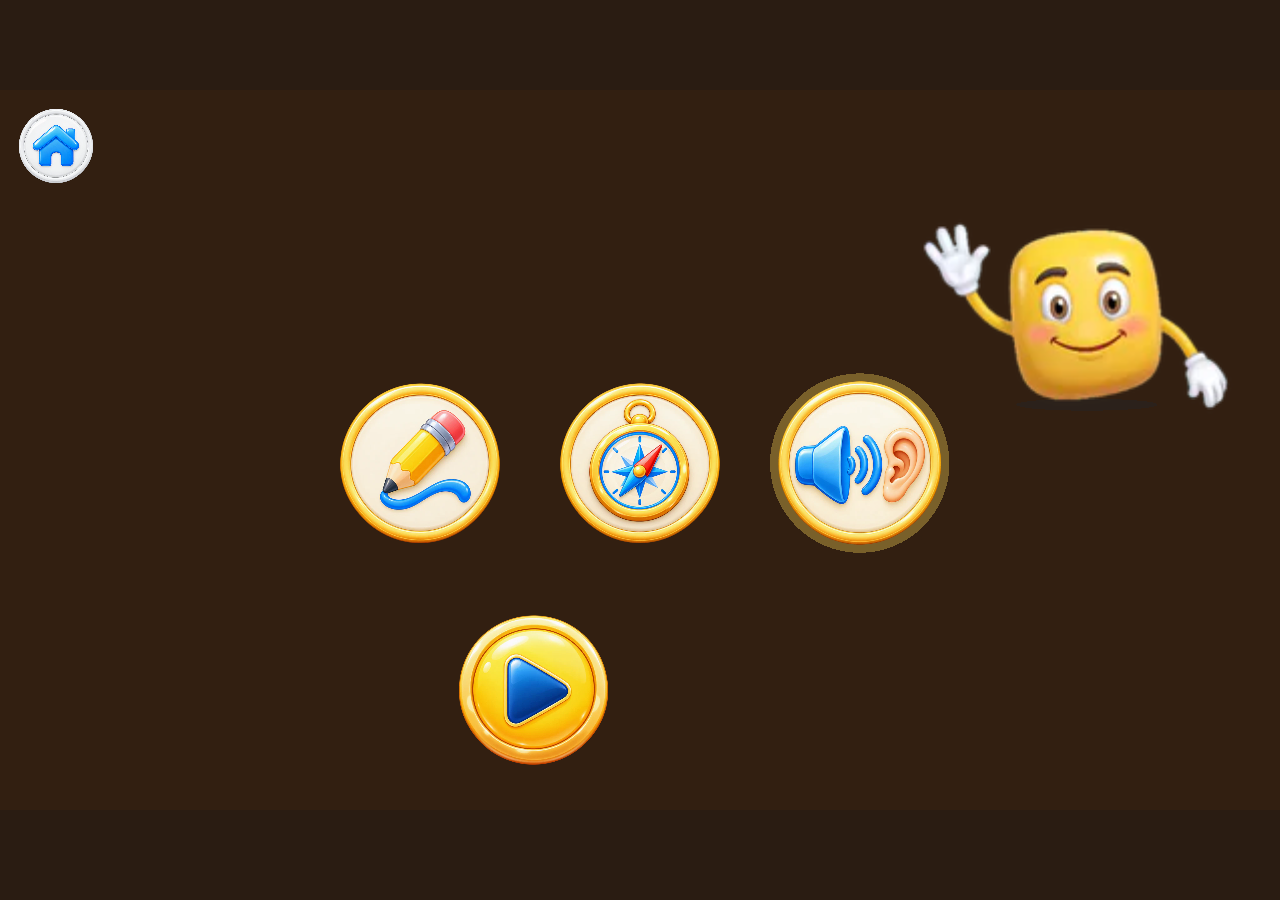
<file: games/g6c/index.html>
<!DOCTYPE html>
<html lang="ar" dir="rtl">
<head>
<meta charset="utf-8">
<meta name="viewport" content="width=device-width, initial-scale=1, maximum-scale=1, user-scalable=no">
<title>بارق · رحلة الميم</title>
<style>
html, body, #canvas { margin:0; padding:0; border:0; }
html, body { width:100%; height:100%; overflow:hidden; background:#2a1c12; touch-action:none; }
body { display:flex; align-items:center; justify-content:center; }
/* the game fills the whole screen (the design frame is centred inside by the engine; the rest is the scene's own
   background continued) — so no black bars; the loader covers the same full screen from the first paint */
/* v5: landscape board 1920:1080 (16:9), as big as the screen allows, centred */
#canvas, #loader { width:min(100vw, calc(100vh * 1920 / 1080)); height:min(100vh, calc(100vw * 1080 / 1920)); }
@supports (height: 100dvh) { #canvas, #loader { width:min(100vw, calc(100dvh * 1920 / 1080)); height:min(100dvh, calc(100vw * 1080 / 1920)); } }
#canvas { display:block; }
#canvas:focus { outline:none; }
#loader { position:fixed; left:50%; top:50%; transform:translate(-50%,-50%); display:flex; flex-direction:column; align-items:center; justify-content:center;
  background:radial-gradient(circle at 50% 40%, #3aa6f2 0%, #1f8fe0 55%, #1576c4 100%); z-index:10; font-family:Tahoma, Arial, sans-serif; }
#loader .logo { display:flex; align-items:center; gap:12px; direction:ltr; }
#loader .bq { width:min(34vw,170px); animation:hop 1.1s ease-in-out infinite; transform-origin:50% 100%; }
#loader .tx { width:min(26vw,130px); }
#loader .bar { margin-top:28px; width:min(62vw,320px); height:18px; border-radius:12px; background:rgba(255,255,255,.28);
  box-shadow:inset 0 2px 4px rgba(0,0,0,.15); overflow:hidden; }
#loader .fill { height:100%; width:6%; border-radius:12px; background:linear-gradient(#ffd452,#f7a21b); transition:width .2s; }
#loader .msg { margin-top:14px; color:#fff; font-size:18px; text-shadow:0 1px 2px rgba(0,0,0,.25); }
#loader .err { display:none; margin-top:16px; width:min(84vw,360px); background:#fff7e6; color:#5a2a00; border-radius:18px; padding:16px 16px 12px; text-align:center;
  box-shadow:0 8px 24px rgba(0,30,60,.25); font-family:Tahoma, Arial, sans-serif; }
#loader .err p { margin:0 0 12px; font-size:17px; line-height:1.5; }
#loader .err button { display:block; width:100%; min-height:56px; border:0; border-radius:999px; background:#ffd452; color:#00345b; font:700 20px/1.2 Tahoma, Arial, sans-serif;
  box-shadow:0 4px 0 #e0a100; cursor:pointer; touch-action:manipulation; }
#loader .err button:focus-visible { outline:3px solid #00345b; outline-offset:3px; }
#loader .err code { display:block; margin-top:10px; direction:ltr; text-align:left; font:11px/1.35 ui-monospace, Menlo, Consolas, monospace; color:#7a5a3a;
  word-break:break-word; max-height:6.8em; overflow:hidden; opacity:.85; }
#loader.is-err .bq { animation:none; } #loader.is-err .bar { display:none; }
@keyframes hop { 0%,100%{transform:translateY(0) scale(1,1)} 40%{transform:translateY(-16px) scale(.97,1.04)} 55%{transform:translateY(0) scale(1.05,.95)} }
</style>
<link id="-gd-engine-icon" rel="icon" type="image/png" href="index.icon.png" />
<link rel="apple-touch-icon" href="index.apple-touch-icon.png"/>

</head>
<body>
<canvas id="canvas">HTML5 canvas appears to be unsupported in the current browser.</canvas>
<div id="loader">
  <div class="logo"><img class="bq" src="[data-uri]" alt=""><img class="tx" src="[data-uri]" alt=""></div>
  <div class="bar"><div class="fill" id="fill"></div></div>
  <div class="msg" id="msg">جارٍ التحميل…</div>
  <div class="err" id="err"></div>
</div>
<script>
/* بارق: معاملات المحطّة تصل بعد # (أثبت في بيئة النشر) فتُنقل إلى ?station=… قبل بدء المحرّك */
(function () { try { var h = location.hash.slice(1); if (h && /station=/.test(h) && !location.search) history.replaceState(null, '', location.pathname + '?' + h); } catch (e) {} })();
</script>
<script>
/* بارق: ملفّا البيانات يُنشران بامتداد .wasm (index.pck.wasm · index.gz.wasm) لأن منصّة النشر لا تقبل .pck/.gz — إعادة توجيه الأسماء */
(function () {
  if (!window.fetch) return;
  var f0 = window.fetch.bind(window);
  var map = { 'index.pck': 'index.pck.wasm', 'index.wasm.gz': 'index.gz.wasm' };
  window.fetch = function (input, init) {
    var url = typeof input === 'string' ? input : (input && input.url) || String(input);
    var clean = url.split('?')[0].split('#')[0], name = clean.split('/').pop();
    if (map[name]) return f0(clean.slice(0, clean.length - name.length) + map[name], init);
    return f0(input, init);
  };
})();
</script>
<script>
/* the activity keeps the exact frame (v5: 1920x1080): canvas box = CSS above, backing store = box x devicePixelRatio,
   capped at 2 (phones report 3: a 3x backing store costs ~2.3x the GPU memory for no visible gain at this art size — iOS) */
(function () {
  var cv = document.getElementById('canvas');
  function fit() {
    var r = cv.getBoundingClientRect(), dpr = Math.min(window.devicePixelRatio || 1, 2);
    cv.width = Math.round(r.width * dpr); cv.height = Math.round(r.height * dpr);
  }
  fit(); window.addEventListener('resize', fit);
})();
</script>
<script>
/* ---- one failure path for everything (v0-12, iOS/iPadOS) ----
   bareqFail(err) shows a short message + a big «العودة إلى الدرس» button + a small LTR technical line, tells the lesson
   page {bq:'error', fatal:true} (it switches to the HTML version by itself) and remembers the failure for this browser
   session (sessionStorage «bq-godot-fail», read by the page's BQ.ui.godotOK()) so the other elements go straight to HTML.
   Sources: Engine.getMissingFeatures · startGame rejection · uncaught errors / rejections before start (e.g. a failed
   WebAssembly.instantiateStreaming, which Godot's loader does not catch) · a wasm trap/abort after start (OOM …) ·
   WebGL context loss (Godot only alert()s) · a non-zero engine exit. */
(function () {
  var started = false, failed = false;
  window.bareqStarted = function () { started = true; };
  function q(k) { try { return new URLSearchParams(location.search || location.hash.slice(1)).get(k) || ''; } catch (e) { return ''; } }
  var EL = { recall: 'EL01', listen: 'EL13', write: 'EL12', compass: 'EL15', play: 'EL14', journey: 'EL14' };
  function detail(err) {
    var m = !err ? 'unknown' : (err.name && err.message ? err.name + ': ' + err.message : String(err.message || err));
    m = String(m).split('\n')[0].slice(0, 160);
    var ua = navigator.userAgent, os = (ua.match(/(iPad|iPhone|Android|Mac OS X|Windows NT|Linux)[^;)]*/) || [''])[0];
    var v = (ua.match(/(Version|CriOS|Chrome|Firefox|FxiOS|EdgiOS)\/[\d.]+/) || [''])[0];
    var mem = '';
    try { if (window.__bqMem) mem = ' · heap ' + Math.round(window.__bqMem.buffer.byteLength / 1048576) + 'MB'; } catch (e) {}
    return m + ' · ' + os.replace(/(\d)_(\d)/g, '$1.$2') + ' ' + v + mem + (navigator.maxTouchPoints > 1 ? ' · touch' : '');
  }
  window.bareqFail = function (err, why) {
    if (failed) return; failed = true;
    try { console.error('[bq] game failed:', why || '', err); } catch (e) {}
    var d = detail(err);
    var embedded = window.parent && window.parent !== window;
    try { sessionStorage.setItem('bq-godot-fail', JSON.stringify({ t: Date.now(), why: why || 'error', d: d })); } catch (e) {}
    try { if (embedded) window.parent.postMessage({ bq: 'error', fatal: true, why: why || 'error', message: d, station: q('station') }, '*'); } catch (e) {}
    var loader = document.getElementById('loader');
    if (!loader) {        // the loader is gone (the game had started): bring it back as the error screen
      loader = document.createElement('div'); loader.id = 'loader';
      loader.innerHTML = '<div class="msg" id="msg"></div><div class="err" id="err"></div>'; document.body.appendChild(loader);
    }
    loader.style.opacity = '1'; loader.classList.add('is-err');
    var msg = document.getElementById('msg'); if (msg) msg.style.display = 'none';
    var box = document.getElementById('err');
    box.innerHTML = '';
    var p = document.createElement('p'); p.textContent = 'تعذّر تشغيل اللعبة على هذا الجهاز. النسخة الخفيفة من النشاط تعمل في الدرس.';
    var b = document.createElement('button'); b.type = 'button'; b.textContent = 'العودة إلى الدرس';
    b.onclick = function () {
      if (embedded) { try { window.parent.postMessage({ bq: 'error', fatal: true, why: 'back', station: q('station') }, '*'); } catch (e) {} return; }
      location.href = '../../index.html' + (EL[q('station')] ? '#' + EL[q('station')] : '');
    };
    var c = document.createElement('code'); c.textContent = d;
    box.appendChild(p); box.appendChild(b); box.appendChild(c); box.style.display = 'block';
    try { b.focus(); } catch (e) {}
  };
  function fatal(e) {
    var m = String(e && (e.message || e) || '');
    return !started || /RuntimeError|Aborted|out of memory|Out of bounds|unreachable|memory access/i.test(m) || (e && e.name === 'RuntimeError');
  }
  window.addEventListener('error', function (ev) { var e = ev.error || ev.message; if (fatal(e)) window.bareqFail(e, 'error'); });
  window.addEventListener('unhandledrejection', function (ev) { if (fatal(ev.reason)) window.bareqFail(ev.reason, 'rejection'); });
  var al = window.alert;   // Godot reports a lost WebGL context with alert() — on iOS that is memory pressure: no dead modal, the error screen
  window.alert = function (m) { if (/WebGL context lost/i.test(String(m))) { window.bareqFail(new Error('WebGL context lost'), 'webgl-lost'); return; } return al.apply(window, arguments); };
  /* the engine memory, for the technical line (and the tests) */
  ['instantiateStreaming', 'instantiate'].forEach(function (k) {
    var f = window.WebAssembly && WebAssembly[k]; if (!f) return;
    WebAssembly[k] = function () {
      return f.apply(this, arguments).then(function (r) {
        try { var x = (r.instance || r).exports; for (var n in x) if (x[n] instanceof WebAssembly.Memory) window.__bqMem = x[n]; } catch (e) {}
        return r;
      });
    };
  });
})();
</script>
<script>
/* ---- faster ONLINE loading (v0-12: streaming, WebKit-safe) ----
   1) the Godot engine (index.wasm, ~40 MB) is published compressed (index.gz.wasm, ~10 MB) and unpacked in the browser
      with DecompressionStream as a STREAM — no 40 MB ArrayBuffer copies in JS (v0-11 held 2–3 copies at once: iOS memory).
   2) the unpacked stream is written straight into the Cache API under ONE shared key and the engine is then served from
      that cache entry, so every other Bareq activity on the same site starts without downloading the engine again.
   No DecompressionStream / no streams / no Cache → the plain gz-less path (index.wasm) or a stream without cache.
   GitHub Pages also gzips *.wasm on the wire by itself (Content-Encoding: gzip), so index.gz.wasm costs ~10 MB once. */
window.bareqOnline = function () {
  window.BAREQ_ONLINE = true;   // the plain gz shim further down stands aside: this wrapper handles index.wasm itself (gz + cache)
  var WASM_SIZE = 39514754;
  var KEY = location.origin + '/__bareq_engine__/godot-4.7.2-' + WASM_SIZE + '.wasm';
  var nativeFetch = window.fetch.bind(window);
  var canStream = typeof DecompressionStream === 'function' && typeof ReadableStream === 'function' && !!ReadableStream.prototype.pipeThrough;
  function nameOf(u) { return String(u).split('/').pop().split('?')[0].split('#')[0]; }
  function headers() { return { 'Content-Type': 'application/wasm', 'Content-Length': String(WASM_SIZE) }; }
  window.bareqProgress = window.bareqProgress || function () {};
  function gz(url) {
    // compressed engine → decompressed stream Response (download progress = compressed bytes)
    return nativeFetch(url + '.gz').then(function (r) {
      if (!r.ok || !r.body) throw new Error('gz ' + r.status);
      var total = +r.headers.get('Content-Length') || 10100000, got = 0, rd = r.body.getReader();
      var counted = new ReadableStream({ pull: function (ctl) {
        return rd.read().then(function (x) {
          if (x.done) { ctl.close(); return; }
          got += x.value.length; window.bareqProgress('dl', Math.min(1, got / total));
          ctl.enqueue(x.value);
        });
      } });
      return new Response(counted.pipeThrough(new DecompressionStream('gzip')), { status: 200, headers: headers() });
    });
  }
  function plain(url) { return nativeFetch(url); }
  function engine(url) {
    if (!canStream) return plain(url);
    var open = window.caches && window.isSecureContext !== false ? caches.open('bareq-engine').catch(function () { return null; }) : Promise.resolve(null);
    return open.then(function (c) {
      if (!c) return gz(url).catch(function () { return plain(url); });
      return c.match(KEY).catch(function () { return null; }).then(function (hit) {
        if (hit) { window.bareqProgress('dl', 1); return hit; }
        return gz(url).then(function (resp) {
          // stream → cache (no JS copy), then serve the cached entry; a cache failure (quota, private mode) → stream again
          return c.put(KEY, resp).then(function () { return c.match(KEY); }).then(function (r) {
            if (!r) throw new Error('cache miss after put');
            return r;
          }).catch(function () { try { c.delete(KEY); } catch (e) {} return gz(url); });
        }, function () { return plain(url); });
      });
    });
  }
  window.fetch = function (input, init) {
    var url = typeof input === 'string' ? input : (input && input.url) || String(input);
    if (nameOf(url) === 'index.wasm') return engine(url);
    return nativeFetch(input, init);
  };
};
</script>
<script>
/* ---- works when opened directly from disk (file://) or from a local app asset folder:
   the engine files are embedded in index.embed.js and served to the engine from memory ---- */
window.BAREQ_EMBED = window.BAREQ_EMBED || {};
window.BAREQ_EMBED_TXT = window.BAREQ_EMBED_TXT || {};
(function () {
  var local = location.protocol === 'file:' || location.protocol === 'content:';
  window.BAREQ_LOCAL = local;
  if (!local) { if (window.fetch && window.bareqOnline) window.bareqOnline(); return; }
  document.write('<script src="index.embed.js"><\/script>');
  var nativeFetch = window.fetch ? window.fetch.bind(window) : null;
  function b64(s) { var bin = atob(s), n = bin.length, u = new Uint8Array(n); for (var i = 0; i < n; i++) u[i] = bin.charCodeAt(i); return u; }
  function nameOf(u) { return String(u).split('/').pop().split('?')[0].split('#')[0]; }
  window.fetch = function (input, init) {
    var url = typeof input === 'string' ? input : (input && input.url) || String(input);
    var n = nameOf(url), e = window.BAREQ_EMBED[n];
    if (e !== undefined) {
      if (typeof e === 'string') { e = b64(e); window.BAREQ_EMBED[n] = e; }
      var type = n.slice(-5) === '.wasm' ? 'application/wasm' : 'application/octet-stream';
      return Promise.resolve(new Response(e, { status: 200, headers: { 'Content-Type': type, 'Content-Length': String(e.length) } }));
    }
    return nativeFetch(input, init);
  };
  if (window.AudioWorklet && AudioWorklet.prototype.addModule) {
    var add = AudioWorklet.prototype.addModule;
    AudioWorklet.prototype.addModule = function (url, opts) {
      var src = window.BAREQ_EMBED_TXT[nameOf(url)];
      if (src) url = 'data:text/javascript;base64,' + btoa(unescape(encodeURIComponent(src)));
      return add.call(this, url, opts);
    };
  }
})();
</script>
<script>
/* بارق: احتياط فقط حين لا يعمل bareqOnline (أعلاه) — يفكّ index.wasm.gz دفقاً بلا ذاكرة مؤقّتة. */
(function () {
  if (window.BAREQ_LOCAL || window.BAREQ_ONLINE || !window.fetch || typeof DecompressionStream !== 'function') return;
  var f = window.fetch.bind(window);
  window.fetch = function (input, init) {
    var url = typeof input === 'string' ? input : (input && input.url) || String(input);
    if (/index\.wasm(\?|#|$)/.test(url)) {
      return f(url.replace('index.wasm', 'index.wasm.gz'), init).then(function (r) {
        if (!r.ok || !r.body) return f(input, init);
        return new Response(r.body.pipeThrough(new DecompressionStream('gzip')), { status: 200, headers: { 'Content-Type': 'application/wasm' } });
      });
    }
    return f(input, init);
  };
})();
</script>
<script src="index.js"></script>
<script>
const GODOT_CONFIG = {"args":[],"canvasResizePolicy":0,"emscriptenPoolSize":8,"ensureCrossOriginIsolationHeaders":false,"executable":"index","experimentalVK":false,"fileSizes":{"index.pck":5921836,"index.wasm":39514754},"focusCanvas":true,"gdextensionLibs":[],"godotPoolSize":4};
const GODOT_THREADS_ENABLED = false;
(function () {
  var fill = document.getElementById('fill'), shown = 0.04, dl = 0, gd = 0, sent = 0;
  var embedded = window.parent && window.parent !== window;
  function paint() {
    var f = Math.max(shown, 0.55 * dl + 0.45 * gd);   // one monotonic bar: engine download, then what Godot reads
    if (f <= shown && shown > 0.04) return; shown = f;
    if (fill) fill.style.width = Math.max(6, Math.round(f * 100)) + '%';
    if (embedded && f - sent >= 0.05) { sent = f; try { window.parent.postMessage({ bq: 'progress', p: Math.round(f * 100) / 100 }, '*'); } catch (e) {} }
  }
  window.bareqProgress = function (k, f) { if (k === 'dl') dl = f; paint(); };
  // can this frame play sound before a touch inside it? (iOS: no — the game then repeats a missed line at the first touch)
  try { var AC = window.AudioContext || window.webkitAudioContext; if (AC) { var ac = new AC(); window.__bqAudio = ac.state; if (ac.close) ac.close(); } } catch (e) { window.__bqAudio = 'error'; }
  var missing = Engine.getMissingFeatures({ threads: GODOT_THREADS_ENABLED });
  if (missing.length !== 0) { window.bareqFail(new Error('missing: ' + missing.join(' / ')), 'features'); return; }
  var cfg = {}; for (var k in GODOT_CONFIG) cfg[k] = GODOT_CONFIG[k];
  cfg.onExit = function (code) { if (code) window.bareqFail(new Error('engine exit ' + code), 'exit'); };
  var engine = new Engine(cfg);
  engine.startGame({
    onProgress: function (cur, total) { if (cur > 0 && total > 0) { gd = cur / total; paint(); } }
  }).then(function () {
    window.bareqStarted();
    if (fill) fill.style.width = '100%';
    var loader = document.getElementById('loader');
    if (!loader || loader.classList.contains('is-err')) return;
    loader.style.transition = 'opacity .35s'; loader.style.opacity = '0';
    setTimeout(function () { if (!loader.classList.contains('is-err')) loader.remove(); }, 380);
  }, function (err) { window.bareqFail(err, 'start'); });
})();
</script>
</body>
</html>
</file>
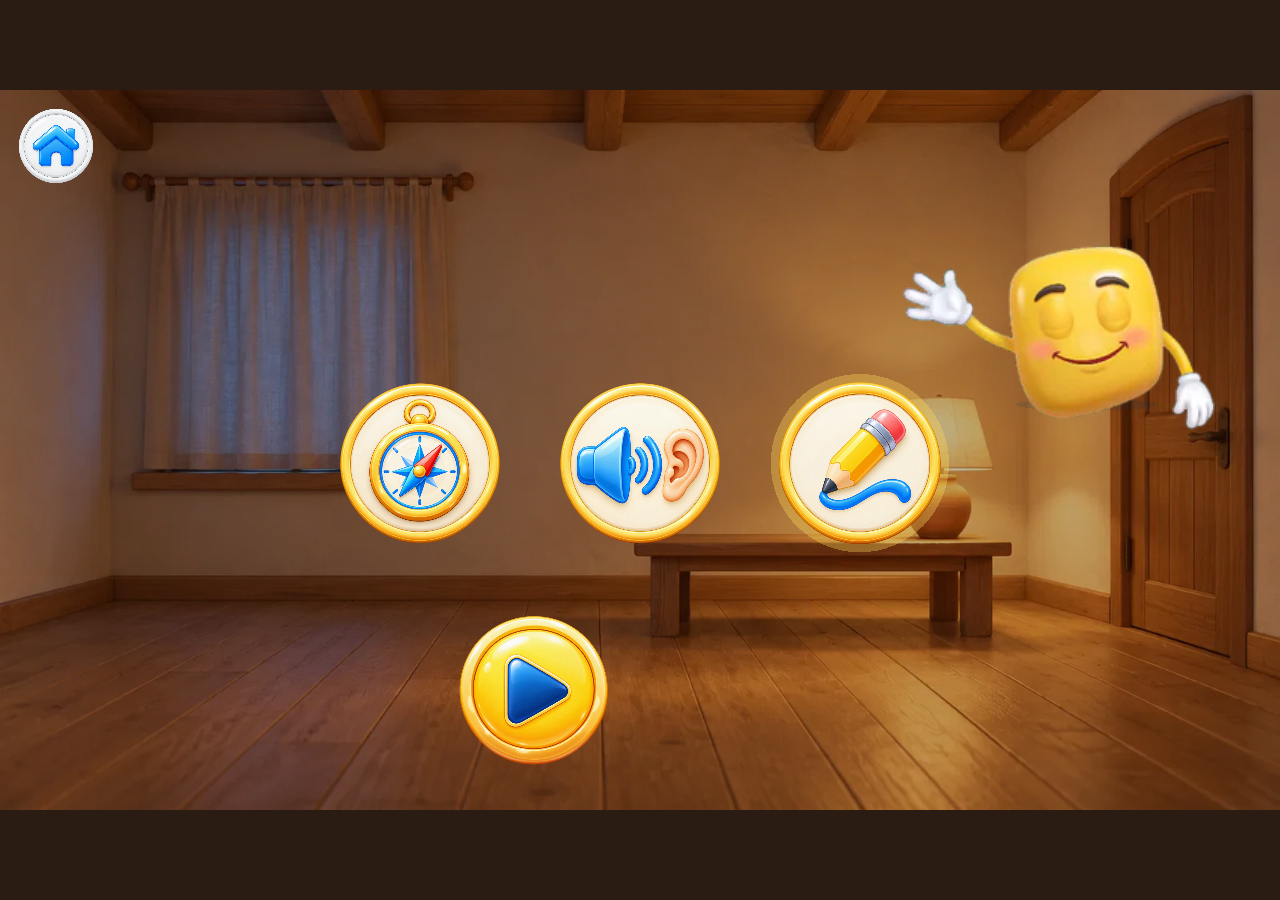
<file: games/meem/index.html>
<!DOCTYPE html>
<html lang="ar" dir="rtl">
<head>
<meta charset="utf-8">
<meta name="viewport" content="width=device-width, initial-scale=1, maximum-scale=1, user-scalable=no">
<title>بارق · رحلة الميم</title>
<style>
html, body, #canvas { margin:0; padding:0; border:0; }
html, body { width:100%; height:100%; overflow:hidden; background:#2a1c12; touch-action:none; }
body { display:flex; align-items:center; justify-content:center; }
/* the game fills the whole screen (the design frame is centred inside by the engine; the rest is the scene's own
   background continued) — so no black bars; the loader covers the same full screen from the first paint */
/* v5: landscape board 1920:1080 (16:9), as big as the screen allows, centred */
#canvas, #loader { width:min(100vw, calc(100vh * 1920 / 1080)); height:min(100vh, calc(100vw * 1080 / 1920)); }
@supports (height: 100dvh) { #canvas, #loader { width:min(100vw, calc(100dvh * 1920 / 1080)); height:min(100dvh, calc(100vw * 1080 / 1920)); } }
#canvas { display:block; }
#canvas:focus { outline:none; }
#loader { position:fixed; left:50%; top:50%; transform:translate(-50%,-50%); display:flex; flex-direction:column; align-items:center; justify-content:center;
  background:radial-gradient(circle at 50% 40%, #3aa6f2 0%, #1f8fe0 55%, #1576c4 100%); z-index:10; font-family:Tahoma, Arial, sans-serif; }
#loader .logo { display:flex; align-items:center; gap:12px; direction:ltr; }
#loader .bq { width:min(34vw,170px); animation:hop 1.1s ease-in-out infinite; transform-origin:50% 100%; }
#loader .tx { width:min(26vw,130px); }
#loader .bar { margin-top:28px; width:min(62vw,320px); height:18px; border-radius:12px; background:rgba(255,255,255,.28);
  box-shadow:inset 0 2px 4px rgba(0,0,0,.15); overflow:hidden; }
#loader .fill { height:100%; width:6%; border-radius:12px; background:linear-gradient(#ffd452,#f7a21b); transition:width .2s; }
#loader .msg { margin-top:14px; color:#fff; font-size:18px; text-shadow:0 1px 2px rgba(0,0,0,.25); }
#loader .err { display:none; margin-top:16px; width:min(84vw,360px); background:#fff7e6; color:#5a2a00; border-radius:18px; padding:16px 16px 12px; text-align:center;
  box-shadow:0 8px 24px rgba(0,30,60,.25); font-family:Tahoma, Arial, sans-serif; }
#loader .err p { margin:0 0 12px; font-size:17px; line-height:1.5; }
#loader .err button { display:block; width:100%; min-height:56px; border:0; border-radius:999px; background:#ffd452; color:#00345b; font:700 20px/1.2 Tahoma, Arial, sans-serif;
  box-shadow:0 4px 0 #e0a100; cursor:pointer; touch-action:manipulation; }
#loader .err button:focus-visible { outline:3px solid #00345b; outline-offset:3px; }
#loader .err code { display:block; margin-top:10px; direction:ltr; text-align:left; font:11px/1.35 ui-monospace, Menlo, Consolas, monospace; color:#7a5a3a;
  word-break:break-word; max-height:6.8em; overflow:hidden; opacity:.85; }
#loader.is-err .bq { animation:none; } #loader.is-err .bar { display:none; }
@keyframes hop { 0%,100%{transform:translateY(0) scale(1,1)} 40%{transform:translateY(-16px) scale(.97,1.04)} 55%{transform:translateY(0) scale(1.05,.95)} }
</style>
<link id="-gd-engine-icon" rel="icon" type="image/png" href="index.icon.png" />
<link rel="apple-touch-icon" href="index.apple-touch-icon.png"/>

</head>
<body>
<canvas id="canvas">HTML5 canvas appears to be unsupported in the current browser.</canvas>
<div id="loader">
  <div class="logo"><img class="bq" src="[data-uri]" alt=""><img class="tx" src="[data-uri]" alt=""></div>
  <div class="bar"><div class="fill" id="fill"></div></div>
  <div class="msg" id="msg">جارٍ التحميل…</div>
  <div class="err" id="err"></div>
</div>
<script>
/* بارق: معاملات المحطّة تصل بعد # (أثبت في بيئة النشر) فتُنقل إلى ?station=… قبل بدء المحرّك */
(function () { try { var h = location.hash.slice(1); if (h && /station=/.test(h) && !location.search) history.replaceState(null, '', location.pathname + '?' + h); } catch (e) {} })();
</script>
<script>
/* بارق: ملفّا البيانات يُنشران بامتداد .wasm (index.pck.wasm · index.gz.wasm) لأن منصّة النشر لا تقبل .pck/.gz — إعادة توجيه الأسماء */
(function () {
  if (!window.fetch) return;
  var f0 = window.fetch.bind(window);
  var map = { 'index.pck': 'index.pck.wasm', 'index.wasm.gz': 'index.gz.wasm' };
  window.fetch = function (input, init) {
    var url = typeof input === 'string' ? input : (input && input.url) || String(input);
    var clean = url.split('?')[0].split('#')[0], name = clean.split('/').pop();
    if (map[name]) return f0(clean.slice(0, clean.length - name.length) + map[name], init);
    return f0(input, init);
  };
})();
</script>
<script>
/* the activity keeps the exact frame (v5: 1920x1080): canvas box = CSS above, backing store = box x devicePixelRatio,
   capped at 2 (phones report 3: a 3x backing store costs ~2.3x the GPU memory for no visible gain at this art size — iOS) */
(function () {
  var cv = document.getElementById('canvas');
  function fit() {
    var r = cv.getBoundingClientRect(), dpr = Math.min(window.devicePixelRatio || 1, 2);
    cv.width = Math.round(r.width * dpr); cv.height = Math.round(r.height * dpr);
  }
  fit(); window.addEventListener('resize', fit);
})();
</script>
<script>
/* ---- one failure path for everything (v0-12, iOS/iPadOS) ----
   bareqFail(err) shows a short message + a big «العودة إلى الدرس» button + a small LTR technical line, tells the lesson
   page {bq:'error', fatal:true} (it switches to the HTML version by itself) and remembers the failure for this browser
   session (sessionStorage «bq-godot-fail», read by the page's BQ.ui.godotOK()) so the other elements go straight to HTML.
   Sources: Engine.getMissingFeatures · startGame rejection · uncaught errors / rejections before start (e.g. a failed
   WebAssembly.instantiateStreaming, which Godot's loader does not catch) · a wasm trap/abort after start (OOM …) ·
   WebGL context loss (Godot only alert()s) · a non-zero engine exit. */
(function () {
  var started = false, failed = false;
  window.bareqStarted = function () { started = true; };
  function q(k) { try { return new URLSearchParams(location.search || location.hash.slice(1)).get(k) || ''; } catch (e) { return ''; } }
  var EL = { recall: 'EL01', listen: 'EL13', write: 'EL12', compass: 'EL15', play: 'EL14', journey: 'EL14' };
  function detail(err) {
    var m = !err ? 'unknown' : (err.name && err.message ? err.name + ': ' + err.message : String(err.message || err));
    m = String(m).split('\n')[0].slice(0, 160);
    var ua = navigator.userAgent, os = (ua.match(/(iPad|iPhone|Android|Mac OS X|Windows NT|Linux)[^;)]*/) || [''])[0];
    var v = (ua.match(/(Version|CriOS|Chrome|Firefox|FxiOS|EdgiOS)\/[\d.]+/) || [''])[0];
    var mem = '';
    try { if (window.__bqMem) mem = ' · heap ' + Math.round(window.__bqMem.buffer.byteLength / 1048576) + 'MB'; } catch (e) {}
    return m + ' · ' + os.replace(/(\d)_(\d)/g, '$1.$2') + ' ' + v + mem + (navigator.maxTouchPoints > 1 ? ' · touch' : '');
  }
  window.bareqFail = function (err, why) {
    if (failed) return; failed = true;
    try { console.error('[bq] game failed:', why || '', err); } catch (e) {}
    var d = detail(err);
    var embedded = window.parent && window.parent !== window;
    try { sessionStorage.setItem('bq-godot-fail', JSON.stringify({ t: Date.now(), why: why || 'error', d: d })); } catch (e) {}
    try { if (embedded) window.parent.postMessage({ bq: 'error', fatal: true, why: why || 'error', message: d, station: q('station') }, '*'); } catch (e) {}
    var loader = document.getElementById('loader');
    if (!loader) {        // the loader is gone (the game had started): bring it back as the error screen
      loader = document.createElement('div'); loader.id = 'loader';
      loader.innerHTML = '<div class="msg" id="msg"></div><div class="err" id="err"></div>'; document.body.appendChild(loader);
    }
    loader.style.opacity = '1'; loader.classList.add('is-err');
    var msg = document.getElementById('msg'); if (msg) msg.style.display = 'none';
    var box = document.getElementById('err');
    box.innerHTML = '';
    var p = document.createElement('p'); p.textContent = 'تعذّر تشغيل اللعبة على هذا الجهاز. النسخة الخفيفة من النشاط تعمل في الدرس.';
    var b = document.createElement('button'); b.type = 'button'; b.textContent = 'العودة إلى الدرس';
    b.onclick = function () {
      if (embedded) { try { window.parent.postMessage({ bq: 'error', fatal: true, why: 'back', station: q('station') }, '*'); } catch (e) {} return; }
      location.href = '../../index.html' + (EL[q('station')] ? '#' + EL[q('station')] : '');
    };
    var c = document.createElement('code'); c.textContent = d;
    box.appendChild(p); box.appendChild(b); box.appendChild(c); box.style.display = 'block';
    try { b.focus(); } catch (e) {}
  };
  function fatal(e) {
    var m = String(e && (e.message || e) || '');
    return !started || /RuntimeError|Aborted|out of memory|Out of bounds|unreachable|memory access/i.test(m) || (e && e.name === 'RuntimeError');
  }
  window.addEventListener('error', function (ev) { var e = ev.error || ev.message; if (fatal(e)) window.bareqFail(e, 'error'); });
  window.addEventListener('unhandledrejection', function (ev) { if (fatal(ev.reason)) window.bareqFail(ev.reason, 'rejection'); });
  var al = window.alert;   // Godot reports a lost WebGL context with alert() — on iOS that is memory pressure: no dead modal, the error screen
  window.alert = function (m) { if (/WebGL context lost/i.test(String(m))) { window.bareqFail(new Error('WebGL context lost'), 'webgl-lost'); return; } return al.apply(window, arguments); };
  /* the engine memory, for the technical line (and the tests) */
  ['instantiateStreaming', 'instantiate'].forEach(function (k) {
    var f = window.WebAssembly && WebAssembly[k]; if (!f) return;
    WebAssembly[k] = function () {
      return f.apply(this, arguments).then(function (r) {
        try { var x = (r.instance || r).exports; for (var n in x) if (x[n] instanceof WebAssembly.Memory) window.__bqMem = x[n]; } catch (e) {}
        return r;
      });
    };
  });
})();
</script>
<script>
/* ---- faster ONLINE loading (v0-12: streaming, WebKit-safe) ----
   1) the Godot engine (index.wasm, ~40 MB) is published compressed (index.gz.wasm, ~10 MB) and unpacked in the browser
      with DecompressionStream as a STREAM — no 40 MB ArrayBuffer copies in JS (v0-11 held 2–3 copies at once: iOS memory).
   2) the unpacked stream is written straight into the Cache API under ONE shared key and the engine is then served from
      that cache entry, so every other Bareq activity on the same site starts without downloading the engine again.
   No DecompressionStream / no streams / no Cache → the plain gz-less path (index.wasm) or a stream without cache.
   GitHub Pages also gzips *.wasm on the wire by itself (Content-Encoding: gzip), so index.gz.wasm costs ~10 MB once. */
window.bareqOnline = function () {
  window.BAREQ_ONLINE = true;   // the plain gz shim further down stands aside: this wrapper handles index.wasm itself (gz + cache)
  var WASM_SIZE = 39514754;
  var KEY = location.origin + '/__bareq_engine__/godot-4.7.2-' + WASM_SIZE + '.wasm';
  var nativeFetch = window.fetch.bind(window);
  var canStream = typeof DecompressionStream === 'function' && typeof ReadableStream === 'function' && !!ReadableStream.prototype.pipeThrough;
  function nameOf(u) { return String(u).split('/').pop().split('?')[0].split('#')[0]; }
  function headers() { return { 'Content-Type': 'application/wasm', 'Content-Length': String(WASM_SIZE) }; }
  window.bareqProgress = window.bareqProgress || function () {};
  function gz(url) {
    // compressed engine → decompressed stream Response (download progress = compressed bytes)
    return nativeFetch(url + '.gz').then(function (r) {
      if (!r.ok || !r.body) throw new Error('gz ' + r.status);
      var total = +r.headers.get('Content-Length') || 10100000, got = 0, rd = r.body.getReader();
      var counted = new ReadableStream({ pull: function (ctl) {
        return rd.read().then(function (x) {
          if (x.done) { ctl.close(); return; }
          got += x.value.length; window.bareqProgress('dl', Math.min(1, got / total));
          ctl.enqueue(x.value);
        });
      } });
      return new Response(counted.pipeThrough(new DecompressionStream('gzip')), { status: 200, headers: headers() });
    });
  }
  function plain(url) { return nativeFetch(url); }
  function engine(url) {
    if (!canStream) return plain(url);
    var open = window.caches && window.isSecureContext !== false ? caches.open('bareq-engine').catch(function () { return null; }) : Promise.resolve(null);
    return open.then(function (c) {
      if (!c) return gz(url).catch(function () { return plain(url); });
      return c.match(KEY).catch(function () { return null; }).then(function (hit) {
        if (hit) { window.bareqProgress('dl', 1); return hit; }
        return gz(url).then(function (resp) {
          // stream → cache (no JS copy), then serve the cached entry; a cache failure (quota, private mode) → stream again
          return c.put(KEY, resp).then(function () { return c.match(KEY); }).then(function (r) {
            if (!r) throw new Error('cache miss after put');
            return r;
          }).catch(function () { try { c.delete(KEY); } catch (e) {} return gz(url); });
        }, function () { return plain(url); });
      });
    });
  }
  window.fetch = function (input, init) {
    var url = typeof input === 'string' ? input : (input && input.url) || String(input);
    if (nameOf(url) === 'index.wasm') return engine(url);
    return nativeFetch(input, init);
  };
};
</script>
<script>
/* ---- works when opened directly from disk (file://) or from a local app asset folder:
   the engine files are embedded in index.embed.js and served to the engine from memory ---- */
window.BAREQ_EMBED = window.BAREQ_EMBED || {};
window.BAREQ_EMBED_TXT = window.BAREQ_EMBED_TXT || {};
(function () {
  var local = location.protocol === 'file:' || location.protocol === 'content:';
  window.BAREQ_LOCAL = local;
  if (!local) { if (window.fetch && window.bareqOnline) window.bareqOnline(); return; }
  document.write('<script src="index.embed.js"><\/script>');
  var nativeFetch = window.fetch ? window.fetch.bind(window) : null;
  function b64(s) { var bin = atob(s), n = bin.length, u = new Uint8Array(n); for (var i = 0; i < n; i++) u[i] = bin.charCodeAt(i); return u; }
  function nameOf(u) { return String(u).split('/').pop().split('?')[0].split('#')[0]; }
  window.fetch = function (input, init) {
    var url = typeof input === 'string' ? input : (input && input.url) || String(input);
    var n = nameOf(url), e = window.BAREQ_EMBED[n];
    if (e !== undefined) {
      if (typeof e === 'string') { e = b64(e); window.BAREQ_EMBED[n] = e; }
      var type = n.slice(-5) === '.wasm' ? 'application/wasm' : 'application/octet-stream';
      return Promise.resolve(new Response(e, { status: 200, headers: { 'Content-Type': type, 'Content-Length': String(e.length) } }));
    }
    return nativeFetch(input, init);
  };
  if (window.AudioWorklet && AudioWorklet.prototype.addModule) {
    var add = AudioWorklet.prototype.addModule;
    AudioWorklet.prototype.addModule = function (url, opts) {
      var src = window.BAREQ_EMBED_TXT[nameOf(url)];
      if (src) url = 'data:text/javascript;base64,' + btoa(unescape(encodeURIComponent(src)));
      return add.call(this, url, opts);
    };
  }
})();
</script>
<script>
/* بارق: احتياط فقط حين لا يعمل bareqOnline (أعلاه) — يفكّ index.wasm.gz دفقاً بلا ذاكرة مؤقّتة. */
(function () {
  if (window.BAREQ_LOCAL || window.BAREQ_ONLINE || !window.fetch || typeof DecompressionStream !== 'function') return;
  var f = window.fetch.bind(window);
  window.fetch = function (input, init) {
    var url = typeof input === 'string' ? input : (input && input.url) || String(input);
    if (/index\.wasm(\?|#|$)/.test(url)) {
      return f(url.replace('index.wasm', 'index.wasm.gz'), init).then(function (r) {
        if (!r.ok || !r.body) return f(input, init);
        return new Response(r.body.pipeThrough(new DecompressionStream('gzip')), { status: 200, headers: { 'Content-Type': 'application/wasm' } });
      });
    }
    return f(input, init);
  };
})();
</script>
<script src="index.js"></script>
<script>
const GODOT_CONFIG = {"args":[],"canvasResizePolicy":0,"emscriptenPoolSize":8,"ensureCrossOriginIsolationHeaders":false,"executable":"index","experimentalVK":false,"fileSizes":{"index.pck":6990812,"index.wasm":39514754},"focusCanvas":true,"gdextensionLibs":[],"godotPoolSize":4};
const GODOT_THREADS_ENABLED = false;
(function () {
  var fill = document.getElementById('fill'), shown = 0.04, dl = 0, gd = 0, sent = 0;
  var embedded = window.parent && window.parent !== window;
  function paint() {
    var f = Math.max(shown, 0.55 * dl + 0.45 * gd);   // one monotonic bar: engine download, then what Godot reads
    if (f <= shown && shown > 0.04) return; shown = f;
    if (fill) fill.style.width = Math.max(6, Math.round(f * 100)) + '%';
    if (embedded && f - sent >= 0.05) { sent = f; try { window.parent.postMessage({ bq: 'progress', p: Math.round(f * 100) / 100 }, '*'); } catch (e) {} }
  }
  window.bareqProgress = function (k, f) { if (k === 'dl') dl = f; paint(); };
  // can this frame play sound before a touch inside it? (iOS: no — the game then repeats a missed line at the first touch)
  try { var AC = window.AudioContext || window.webkitAudioContext; if (AC) { var ac = new AC(); window.__bqAudio = ac.state; if (ac.close) ac.close(); } } catch (e) { window.__bqAudio = 'error'; }
  var missing = Engine.getMissingFeatures({ threads: GODOT_THREADS_ENABLED });
  if (missing.length !== 0) { window.bareqFail(new Error('missing: ' + missing.join(' / ')), 'features'); return; }
  var cfg = {}; for (var k in GODOT_CONFIG) cfg[k] = GODOT_CONFIG[k];
  cfg.onExit = function (code) { if (code) window.bareqFail(new Error('engine exit ' + code), 'exit'); };
  var engine = new Engine(cfg);
  engine.startGame({
    onProgress: function (cur, total) { if (cur > 0 && total > 0) { gd = cur / total; paint(); } }
  }).then(function () {
    window.bareqStarted();
    if (fill) fill.style.width = '100%';
    var loader = document.getElementById('loader');
    if (!loader || loader.classList.contains('is-err')) return;
    loader.style.transition = 'opacity .35s'; loader.style.opacity = '0';
    setTimeout(function () { if (!loader.classList.contains('is-err')) loader.remove(); }, 380);
  }, function (err) { window.bareqFail(err, 'start'); });
})();
</script>
</body>
</html>
</file>
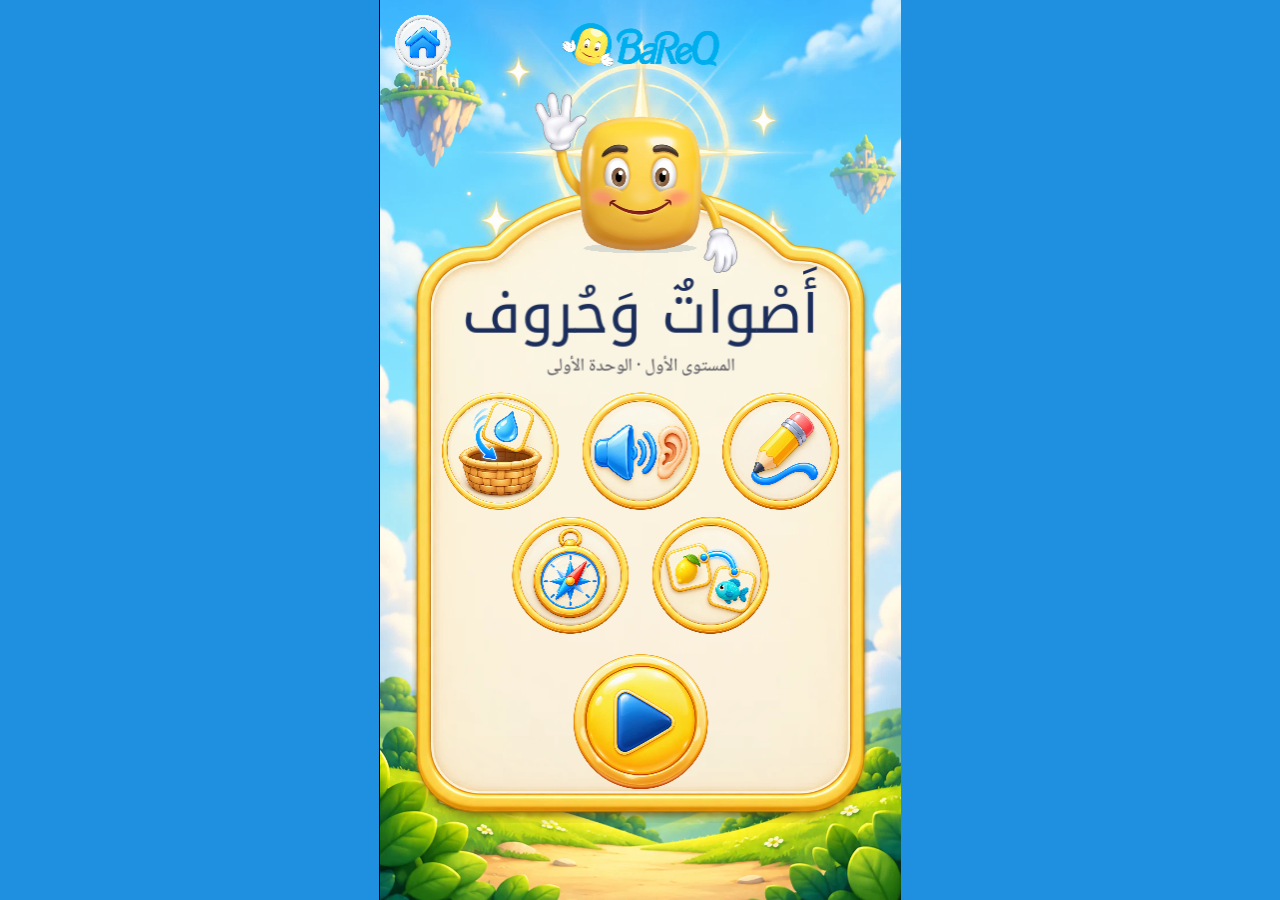
<file: games/rehla/index.html>
<!DOCTYPE html>
<html lang="ar" dir="rtl">
<head>
<meta charset="utf-8">
<meta name="viewport" content="width=device-width, initial-scale=1, maximum-scale=1, user-scalable=no">
<title>بارق · رحلة الميم</title>
<style>
html, body, #canvas { margin:0; padding:0; border:0; }
html, body { width:100%; height:100%; overflow:hidden; background:#1f8fe0; touch-action:none; }
body { display:flex; align-items:center; justify-content:center; }
/* the game fills the whole screen (the design frame is centred inside by the engine; the rest is the scene's own
   background continued) — so no black bars; the loader covers the same full screen from the first paint */
/* mobile portrait frame: always the PSD ratio 927:1596, as big as the screen allows, centred */
#canvas, #loader { width:min(100vw, calc(100vh * 927 / 1596)); height:min(100vh, calc(100vw * 1596 / 927)); }
@supports (height: 100dvh) { #canvas, #loader { width:min(100vw, calc(100dvh * 927 / 1596)); height:min(100dvh, calc(100vw * 1596 / 927)); } }
#canvas { display:block; }
#canvas:focus { outline:none; }
#loader { position:fixed; left:50%; top:50%; transform:translate(-50%,-50%); display:flex; flex-direction:column; align-items:center; justify-content:center;
  background:radial-gradient(circle at 50% 40%, #3aa6f2 0%, #1f8fe0 55%, #1576c4 100%); z-index:10; font-family:Tahoma, Arial, sans-serif; }
#loader .logo { display:flex; align-items:center; gap:12px; direction:ltr; }
#loader .bq { width:min(34vw,170px); animation:hop 1.1s ease-in-out infinite; transform-origin:50% 100%; }
#loader .tx { width:min(26vw,130px); }
#loader .bar { margin-top:28px; width:min(62vw,320px); height:18px; border-radius:12px; background:rgba(255,255,255,.28);
  box-shadow:inset 0 2px 4px rgba(0,0,0,.15); overflow:hidden; }
#loader .fill { height:100%; width:6%; border-radius:12px; background:linear-gradient(#ffd452,#f7a21b); transition:width .2s; }
#loader .msg { margin-top:14px; color:#fff; font-size:18px; text-shadow:0 1px 2px rgba(0,0,0,.25); }
#loader .err { display:none; margin-top:16px; width:min(84vw,360px); background:#fff7e6; color:#5a2a00; border-radius:18px; padding:16px 16px 12px; text-align:center;
  box-shadow:0 8px 24px rgba(0,30,60,.25); font-family:Tahoma, Arial, sans-serif; }
#loader .err p { margin:0 0 12px; font-size:17px; line-height:1.5; }
#loader .err button { display:block; width:100%; min-height:56px; border:0; border-radius:999px; background:#ffd452; color:#00345b; font:700 20px/1.2 Tahoma, Arial, sans-serif;
  box-shadow:0 4px 0 #e0a100; cursor:pointer; touch-action:manipulation; }
#loader .err button:focus-visible { outline:3px solid #00345b; outline-offset:3px; }
#loader .err code { display:block; margin-top:10px; direction:ltr; text-align:left; font:11px/1.35 ui-monospace, Menlo, Consolas, monospace; color:#7a5a3a;
  word-break:break-word; max-height:6.8em; overflow:hidden; opacity:.85; }
#loader.is-err .bq { animation:none; } #loader.is-err .bar { display:none; }
@keyframes hop { 0%,100%{transform:translateY(0) scale(1,1)} 40%{transform:translateY(-16px) scale(.97,1.04)} 55%{transform:translateY(0) scale(1.05,.95)} }
</style>
<link id="-gd-engine-icon" rel="icon" type="image/png" href="index.icon.png" />
<link rel="apple-touch-icon" href="index.apple-touch-icon.png"/>

</head>
<body>
<canvas id="canvas">HTML5 canvas appears to be unsupported in the current browser.</canvas>
<div id="loader">
  <div class="logo"><img class="bq" src="[data-uri]" alt=""><img class="tx" src="[data-uri]" alt=""></div>
  <div class="bar"><div class="fill" id="fill"></div></div>
  <div class="msg" id="msg">جارٍ التحميل…</div>
  <div class="err" id="err"></div>
</div>
<script>
/* بارق: معاملات المحطّة تصل بعد # (أثبت في بيئة النشر) فتُنقل إلى ?station=… قبل بدء المحرّك */
(function () { try { var h = location.hash.slice(1); if (h && /station=/.test(h) && !location.search) history.replaceState(null, '', location.pathname + '?' + h); } catch (e) {} })();
</script>
<script>
/* بارق: ملفّا البيانات يُنشران بامتداد .wasm (index.pck.wasm · index.gz.wasm) لأن منصّة النشر لا تقبل .pck/.gz — إعادة توجيه الأسماء */
(function () {
  if (!window.fetch) return;
  var f0 = window.fetch.bind(window);
  var map = { 'index.pck': 'index.pck.wasm', 'index.wasm.gz': 'index.gz.wasm' };
  window.fetch = function (input, init) {
    var url = typeof input === 'string' ? input : (input && input.url) || String(input);
    var clean = url.split('?')[0].split('#')[0], name = clean.split('/').pop();
    if (map[name]) return f0(clean.slice(0, clean.length - name.length) + map[name], init);
    return f0(input, init);
  };
})();
</script>
<script>
/* the activity keeps the exact PSD frame (927x1596): canvas box = CSS above, backing store = box x devicePixelRatio,
   capped at 2 (phones report 3: a 3x backing store costs ~2.3x the GPU memory for no visible gain at this art size — iOS) */
(function () {
  var cv = document.getElementById('canvas');
  function fit() {
    var r = cv.getBoundingClientRect(), dpr = Math.min(window.devicePixelRatio || 1, 2);
    cv.width = Math.round(r.width * dpr); cv.height = Math.round(r.height * dpr);
  }
  fit(); window.addEventListener('resize', fit);
})();
</script>
<script>
/* ---- one failure path for everything (v0-12, iOS/iPadOS) ----
   bareqFail(err) shows a short message + a big «العودة إلى الدرس» button + a small LTR technical line, tells the lesson
   page {bq:'error', fatal:true} (it switches to the HTML version by itself) and remembers the failure for this browser
   session (sessionStorage «bq-godot-fail», read by the page's BQ.ui.godotOK()) so the other elements go straight to HTML.
   Sources: Engine.getMissingFeatures · startGame rejection · uncaught errors / rejections before start (e.g. a failed
   WebAssembly.instantiateStreaming, which Godot's loader does not catch) · a wasm trap/abort after start (OOM …) ·
   WebGL context loss (Godot only alert()s) · a non-zero engine exit. */
(function () {
  var started = false, failed = false;
  window.bareqStarted = function () { started = true; };
  function q(k) { try { return new URLSearchParams(location.search || location.hash.slice(1)).get(k) || ''; } catch (e) { return ''; } }
  var EL = { recall: 'EL01', listen: 'EL13', write: 'EL12', compass: 'EL15', play: 'EL14', journey: 'EL14' };
  function detail(err) {
    var m = !err ? 'unknown' : (err.name && err.message ? err.name + ': ' + err.message : String(err.message || err));
    m = String(m).split('\n')[0].slice(0, 160);
    var ua = navigator.userAgent, os = (ua.match(/(iPad|iPhone|Android|Mac OS X|Windows NT|Linux)[^;)]*/) || [''])[0];
    var v = (ua.match(/(Version|CriOS|Chrome|Firefox|FxiOS|EdgiOS)\/[\d.]+/) || [''])[0];
    var mem = '';
    try { if (window.__bqMem) mem = ' · heap ' + Math.round(window.__bqMem.buffer.byteLength / 1048576) + 'MB'; } catch (e) {}
    return m + ' · ' + os.replace(/(\d)_(\d)/g, '$1.$2') + ' ' + v + mem + (navigator.maxTouchPoints > 1 ? ' · touch' : '');
  }
  window.bareqFail = function (err, why) {
    if (failed) return; failed = true;
    try { console.error('[bq] game failed:', why || '', err); } catch (e) {}
    var d = detail(err);
    var embedded = window.parent && window.parent !== window;
    try { sessionStorage.setItem('bq-godot-fail', JSON.stringify({ t: Date.now(), why: why || 'error', d: d })); } catch (e) {}
    try { if (embedded) window.parent.postMessage({ bq: 'error', fatal: true, why: why || 'error', message: d, station: q('station') }, '*'); } catch (e) {}
    var loader = document.getElementById('loader');
    if (!loader) {        // the loader is gone (the game had started): bring it back as the error screen
      loader = document.createElement('div'); loader.id = 'loader';
      loader.innerHTML = '<div class="msg" id="msg"></div><div class="err" id="err"></div>'; document.body.appendChild(loader);
    }
    loader.style.opacity = '1'; loader.classList.add('is-err');
    var msg = document.getElementById('msg'); if (msg) msg.style.display = 'none';
    var box = document.getElementById('err');
    box.innerHTML = '';
    var p = document.createElement('p'); p.textContent = 'تعذّر تشغيل اللعبة على هذا الجهاز. النسخة الخفيفة من النشاط تعمل في الدرس.';
    var b = document.createElement('button'); b.type = 'button'; b.textContent = 'العودة إلى الدرس';
    b.onclick = function () {
      if (embedded) { try { window.parent.postMessage({ bq: 'error', fatal: true, why: 'back', station: q('station') }, '*'); } catch (e) {} return; }
      location.href = '../../index.html' + (EL[q('station')] ? '#' + EL[q('station')] : '');
    };
    var c = document.createElement('code'); c.textContent = d;
    box.appendChild(p); box.appendChild(b); box.appendChild(c); box.style.display = 'block';
    try { b.focus(); } catch (e) {}
  };
  function fatal(e) {
    var m = String(e && (e.message || e) || '');
    return !started || /RuntimeError|Aborted|out of memory|Out of bounds|unreachable|memory access/i.test(m) || (e && e.name === 'RuntimeError');
  }
  window.addEventListener('error', function (ev) { var e = ev.error || ev.message; if (fatal(e)) window.bareqFail(e, 'error'); });
  window.addEventListener('unhandledrejection', function (ev) { if (fatal(ev.reason)) window.bareqFail(ev.reason, 'rejection'); });
  var al = window.alert;   // Godot reports a lost WebGL context with alert() — on iOS that is memory pressure: no dead modal, the error screen
  window.alert = function (m) { if (/WebGL context lost/i.test(String(m))) { window.bareqFail(new Error('WebGL context lost'), 'webgl-lost'); return; } return al.apply(window, arguments); };
  /* the engine memory, for the technical line (and the tests) */
  ['instantiateStreaming', 'instantiate'].forEach(function (k) {
    var f = window.WebAssembly && WebAssembly[k]; if (!f) return;
    WebAssembly[k] = function () {
      return f.apply(this, arguments).then(function (r) {
        try { var x = (r.instance || r).exports; for (var n in x) if (x[n] instanceof WebAssembly.Memory) window.__bqMem = x[n]; } catch (e) {}
        return r;
      });
    };
  });
})();
</script>
<script>
/* ---- faster ONLINE loading (v0-12: streaming, WebKit-safe) ----
   1) the Godot engine (index.wasm, ~40 MB) is published compressed (index.gz.wasm, ~10 MB) and unpacked in the browser
      with DecompressionStream as a STREAM — no 40 MB ArrayBuffer copies in JS (v0-11 held 2–3 copies at once: iOS memory).
   2) the unpacked stream is written straight into the Cache API under ONE shared key and the engine is then served from
      that cache entry, so every other Bareq activity on the same site starts without downloading the engine again.
   No DecompressionStream / no streams / no Cache → the plain gz-less path (index.wasm) or a stream without cache.
   GitHub Pages also gzips *.wasm on the wire by itself (Content-Encoding: gzip), so index.gz.wasm costs ~10 MB once. */
window.bareqOnline = function () {
  window.BAREQ_ONLINE = true;   // the plain gz shim further down stands aside: this wrapper handles index.wasm itself (gz + cache)
  var WASM_SIZE = 39514754;
  var KEY = location.origin + '/__bareq_engine__/godot-4.7.2-' + WASM_SIZE + '.wasm';
  var nativeFetch = window.fetch.bind(window);
  var canStream = typeof DecompressionStream === 'function' && typeof ReadableStream === 'function' && !!ReadableStream.prototype.pipeThrough;
  function nameOf(u) { return String(u).split('/').pop().split('?')[0].split('#')[0]; }
  function headers() { return { 'Content-Type': 'application/wasm', 'Content-Length': String(WASM_SIZE) }; }
  window.bareqProgress = window.bareqProgress || function () {};
  function gz(url) {
    // compressed engine → decompressed stream Response (download progress = compressed bytes)
    return nativeFetch(url + '.gz').then(function (r) {
      if (!r.ok || !r.body) throw new Error('gz ' + r.status);
      var total = +r.headers.get('Content-Length') || 10100000, got = 0, rd = r.body.getReader();
      var counted = new ReadableStream({ pull: function (ctl) {
        return rd.read().then(function (x) {
          if (x.done) { ctl.close(); return; }
          got += x.value.length; window.bareqProgress('dl', Math.min(1, got / total));
          ctl.enqueue(x.value);
        });
      } });
      return new Response(counted.pipeThrough(new DecompressionStream('gzip')), { status: 200, headers: headers() });
    });
  }
  function plain(url) { return nativeFetch(url); }
  function engine(url) {
    if (!canStream) return plain(url);
    var open = window.caches && window.isSecureContext !== false ? caches.open('bareq-engine').catch(function () { return null; }) : Promise.resolve(null);
    return open.then(function (c) {
      if (!c) return gz(url).catch(function () { return plain(url); });
      return c.match(KEY).catch(function () { return null; }).then(function (hit) {
        if (hit) { window.bareqProgress('dl', 1); return hit; }
        return gz(url).then(function (resp) {
          // stream → cache (no JS copy), then serve the cached entry; a cache failure (quota, private mode) → stream again
          return c.put(KEY, resp).then(function () { return c.match(KEY); }).then(function (r) {
            if (!r) throw new Error('cache miss after put');
            return r;
          }).catch(function () { try { c.delete(KEY); } catch (e) {} return gz(url); });
        }, function () { return plain(url); });
      });
    });
  }
  window.fetch = function (input, init) {
    var url = typeof input === 'string' ? input : (input && input.url) || String(input);
    if (nameOf(url) === 'index.wasm') return engine(url);
    return nativeFetch(input, init);
  };
};
</script>
<script>
/* ---- works when opened directly from disk (file://) or from a local app asset folder:
   the engine files are embedded in index.embed.js and served to the engine from memory ---- */
window.BAREQ_EMBED = window.BAREQ_EMBED || {};
window.BAREQ_EMBED_TXT = window.BAREQ_EMBED_TXT || {};
(function () {
  var local = location.protocol === 'file:' || location.protocol === 'content:';
  window.BAREQ_LOCAL = local;
  if (!local) { if (window.fetch && window.bareqOnline) window.bareqOnline(); return; }
  document.write('<script src="index.embed.js"><\/script>');
  var nativeFetch = window.fetch ? window.fetch.bind(window) : null;
  function b64(s) { var bin = atob(s), n = bin.length, u = new Uint8Array(n); for (var i = 0; i < n; i++) u[i] = bin.charCodeAt(i); return u; }
  function nameOf(u) { return String(u).split('/').pop().split('?')[0].split('#')[0]; }
  window.fetch = function (input, init) {
    var url = typeof input === 'string' ? input : (input && input.url) || String(input);
    var n = nameOf(url), e = window.BAREQ_EMBED[n];
    if (e !== undefined) {
      if (typeof e === 'string') { e = b64(e); window.BAREQ_EMBED[n] = e; }
      var type = n.slice(-5) === '.wasm' ? 'application/wasm' : 'application/octet-stream';
      return Promise.resolve(new Response(e, { status: 200, headers: { 'Content-Type': type, 'Content-Length': String(e.length) } }));
    }
    return nativeFetch(input, init);
  };
  if (window.AudioWorklet && AudioWorklet.prototype.addModule) {
    var add = AudioWorklet.prototype.addModule;
    AudioWorklet.prototype.addModule = function (url, opts) {
      var src = window.BAREQ_EMBED_TXT[nameOf(url)];
      if (src) url = 'data:text/javascript;base64,' + btoa(unescape(encodeURIComponent(src)));
      return add.call(this, url, opts);
    };
  }
})();
</script>
<script>
/* بارق: احتياط فقط حين لا يعمل bareqOnline (أعلاه) — يفكّ index.wasm.gz دفقاً بلا ذاكرة مؤقّتة. */
(function () {
  if (window.BAREQ_LOCAL || window.BAREQ_ONLINE || !window.fetch || typeof DecompressionStream !== 'function') return;
  var f = window.fetch.bind(window);
  window.fetch = function (input, init) {
    var url = typeof input === 'string' ? input : (input && input.url) || String(input);
    if (/index\.wasm(\?|#|$)/.test(url)) {
      return f(url.replace('index.wasm', 'index.wasm.gz'), init).then(function (r) {
        if (!r.ok || !r.body) return f(input, init);
        return new Response(r.body.pipeThrough(new DecompressionStream('gzip')), { status: 200, headers: { 'Content-Type': 'application/wasm' } });
      });
    }
    return f(input, init);
  };
})();
</script>
<script src="index.js"></script>
<script>
const GODOT_CONFIG = {"args":[],"canvasResizePolicy":0,"emscriptenPoolSize":8,"ensureCrossOriginIsolationHeaders":false,"executable":"index","experimentalVK":false,"fileSizes":{"index.pck":5695288,"index.wasm":39514754},"focusCanvas":true,"gdextensionLibs":[],"godotPoolSize":4};
const GODOT_THREADS_ENABLED = false;
(function () {
  var fill = document.getElementById('fill'), shown = 0.04, dl = 0, gd = 0, sent = 0;
  var embedded = window.parent && window.parent !== window;
  function paint() {
    var f = Math.max(shown, 0.55 * dl + 0.45 * gd);   // one monotonic bar: engine download, then what Godot reads
    if (f <= shown && shown > 0.04) return; shown = f;
    if (fill) fill.style.width = Math.max(6, Math.round(f * 100)) + '%';
    if (embedded && f - sent >= 0.05) { sent = f; try { window.parent.postMessage({ bq: 'progress', p: Math.round(f * 100) / 100 }, '*'); } catch (e) {} }
  }
  window.bareqProgress = function (k, f) { if (k === 'dl') dl = f; paint(); };
  // can this frame play sound before a touch inside it? (iOS: no — the game then repeats a missed line at the first touch)
  try { var AC = window.AudioContext || window.webkitAudioContext; if (AC) { var ac = new AC(); window.__bqAudio = ac.state; if (ac.close) ac.close(); } } catch (e) { window.__bqAudio = 'error'; }
  var missing = Engine.getMissingFeatures({ threads: GODOT_THREADS_ENABLED });
  if (missing.length !== 0) { window.bareqFail(new Error('missing: ' + missing.join(' / ')), 'features'); return; }
  var cfg = {}; for (var k in GODOT_CONFIG) cfg[k] = GODOT_CONFIG[k];
  cfg.onExit = function (code) { if (code) window.bareqFail(new Error('engine exit ' + code), 'exit'); };
  var engine = new Engine(cfg);
  engine.startGame({
    onProgress: function (cur, total) { if (cur > 0 && total > 0) { gd = cur / total; paint(); } }
  }).then(function () {
    window.bareqStarted();
    if (fill) fill.style.width = '100%';
    var loader = document.getElementById('loader');
    if (!loader || loader.classList.contains('is-err')) return;
    loader.style.transition = 'opacity .35s'; loader.style.opacity = '0';
    setTimeout(function () { if (!loader.classList.contains('is-err')) loader.remove(); }, 380);
  }, function (err) { window.bareqFail(err, 'start'); });
})();
</script>
</body>
</html>
</file>
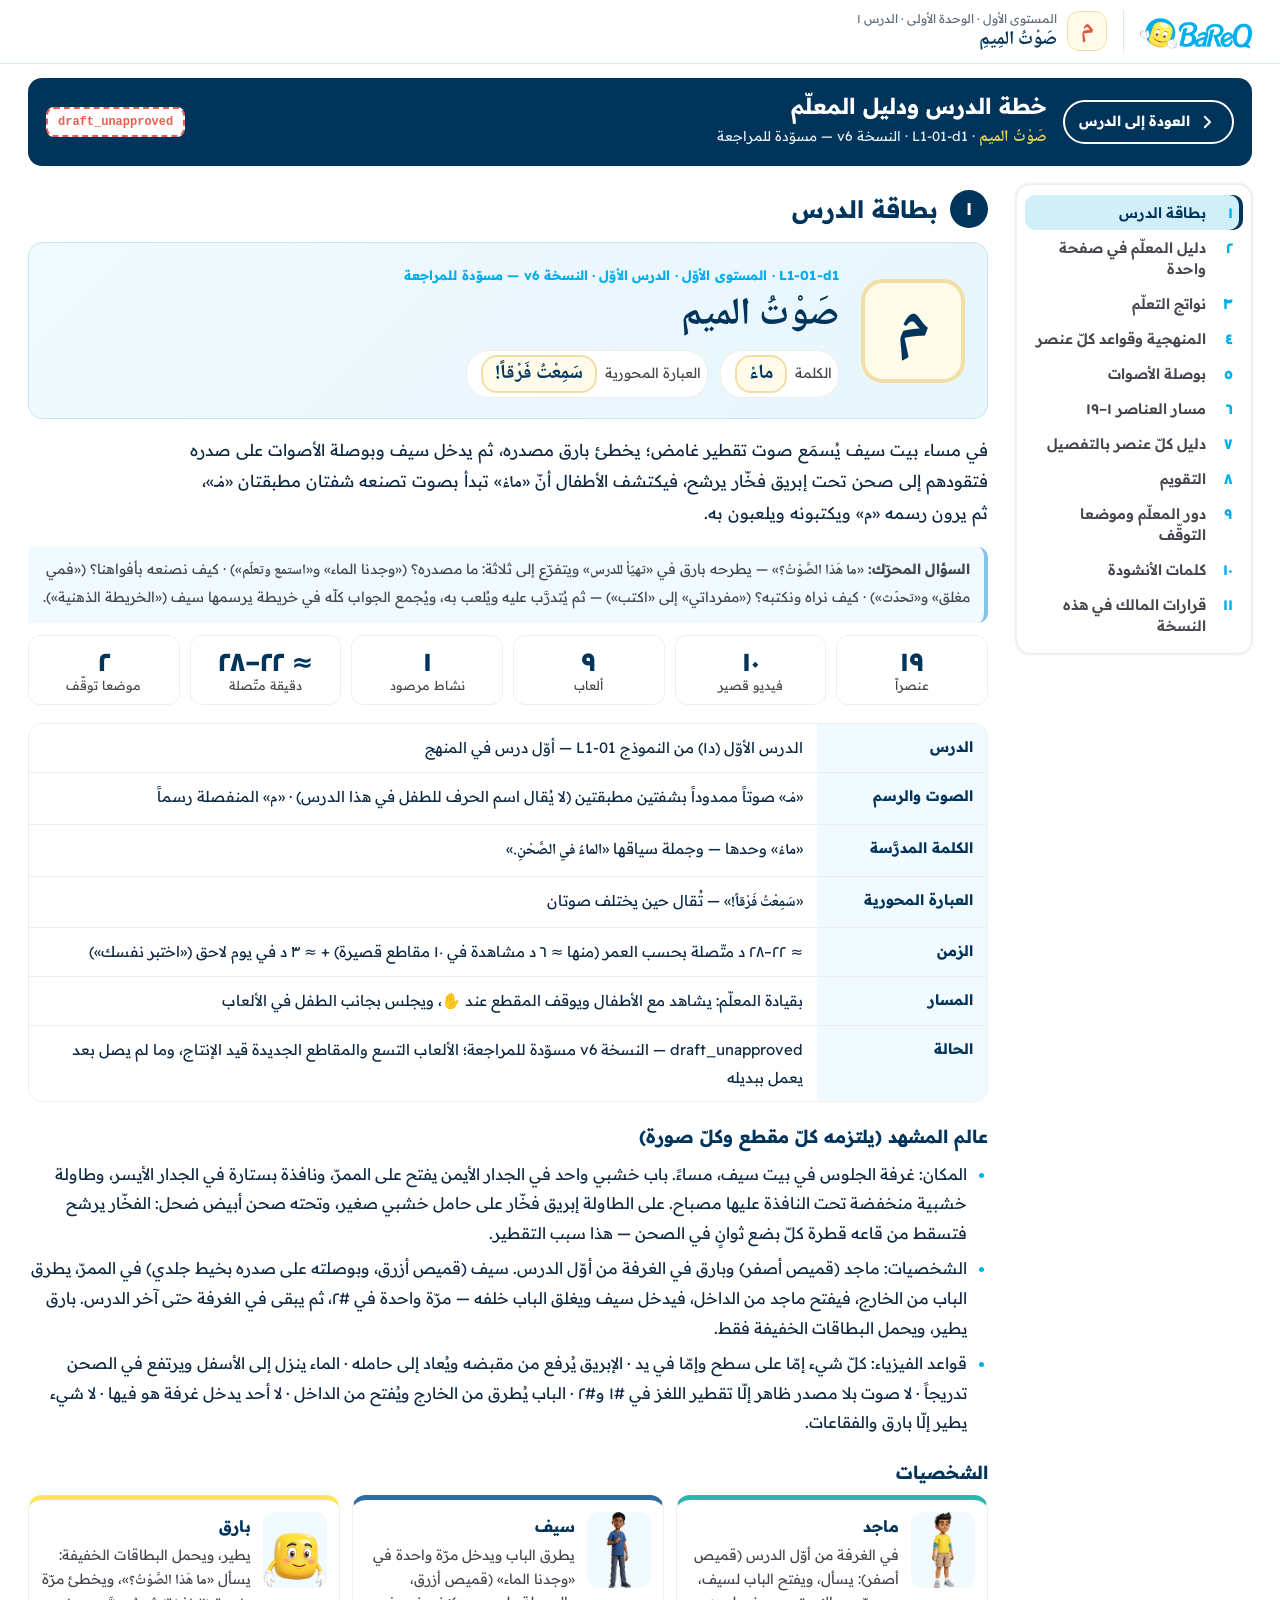
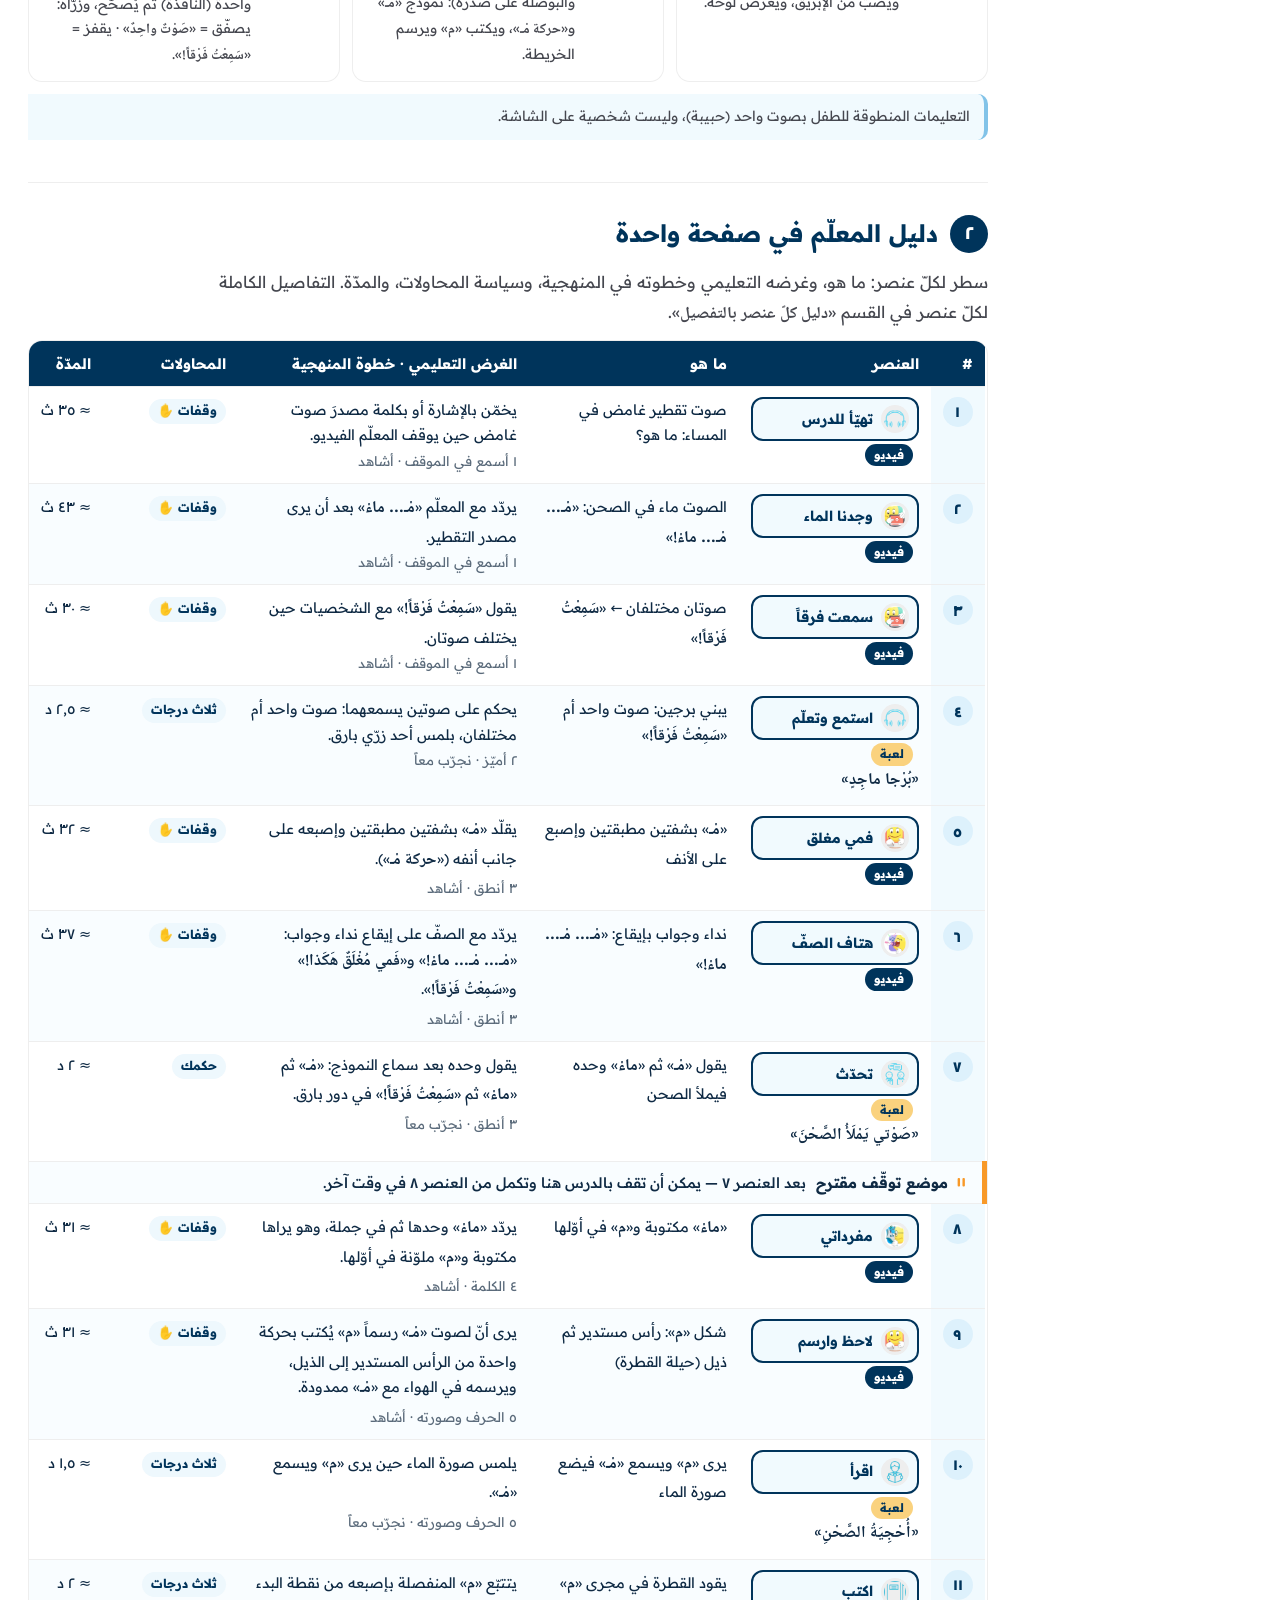
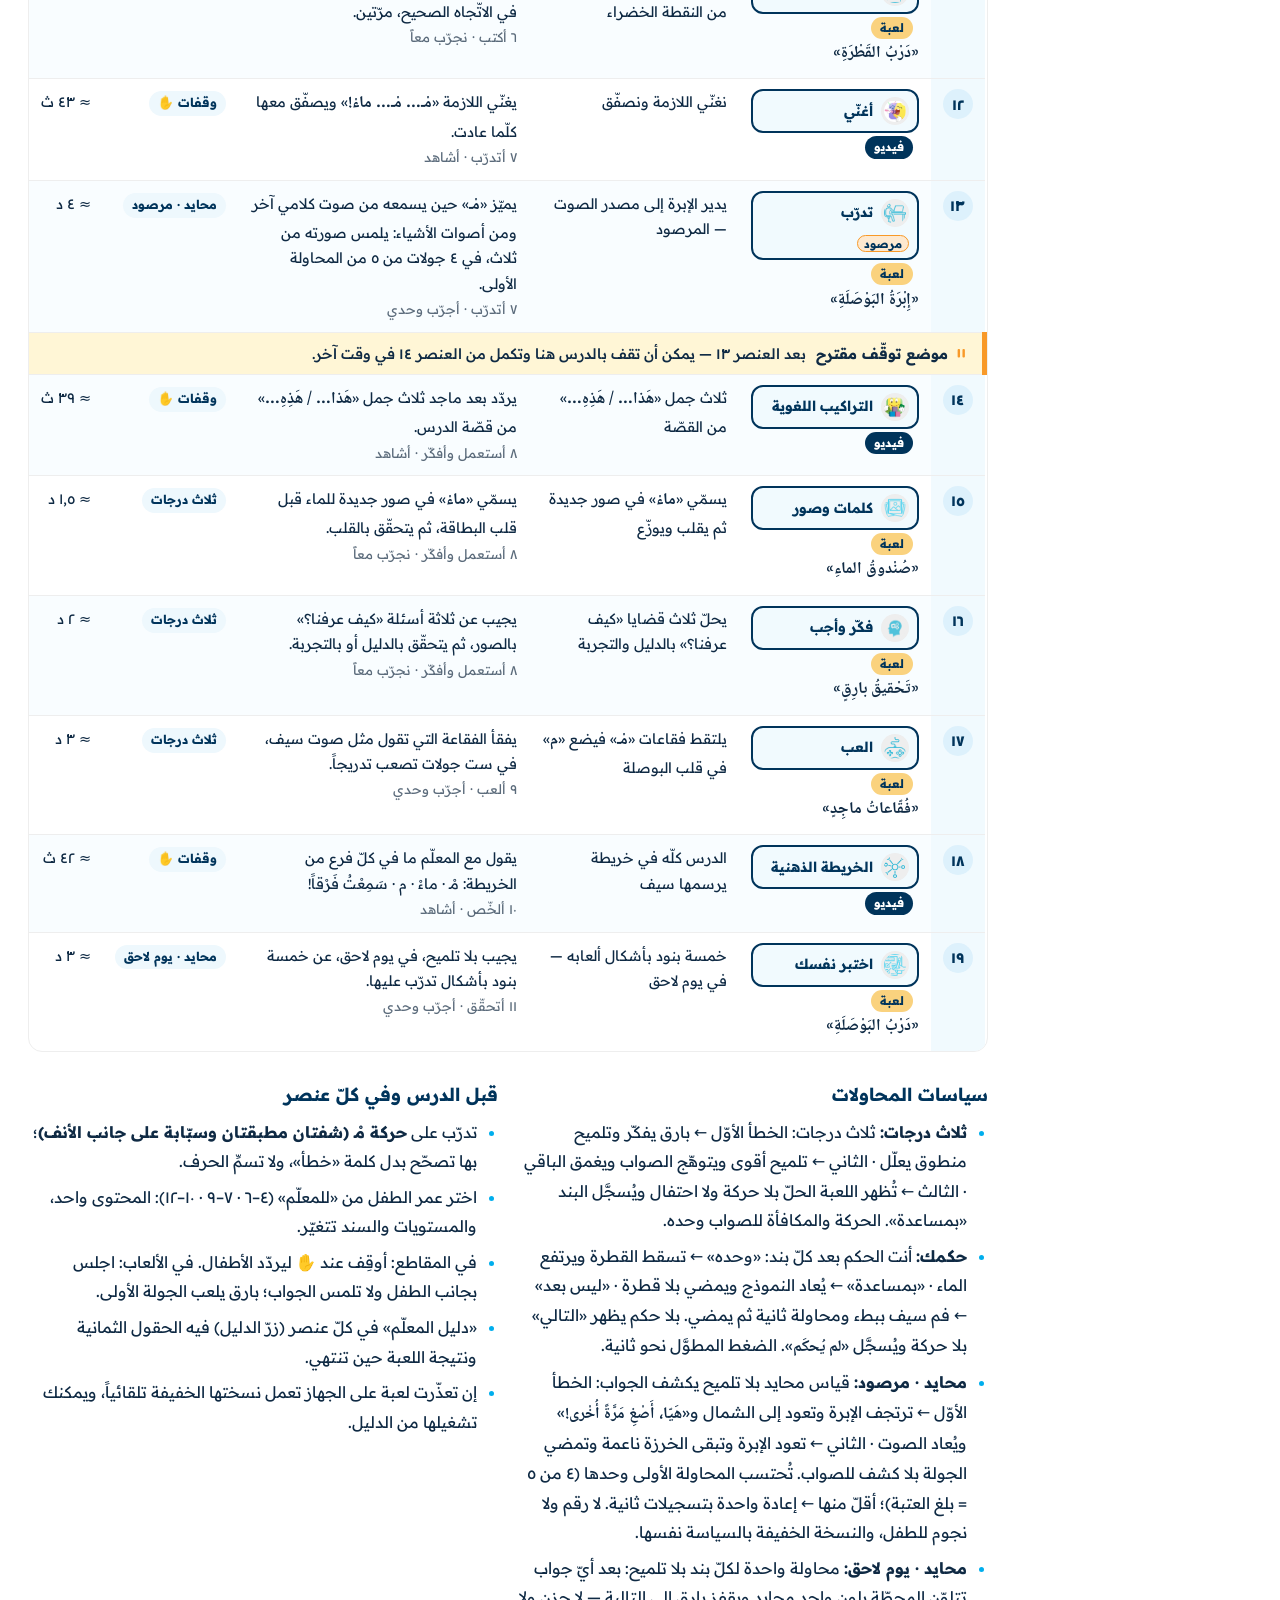
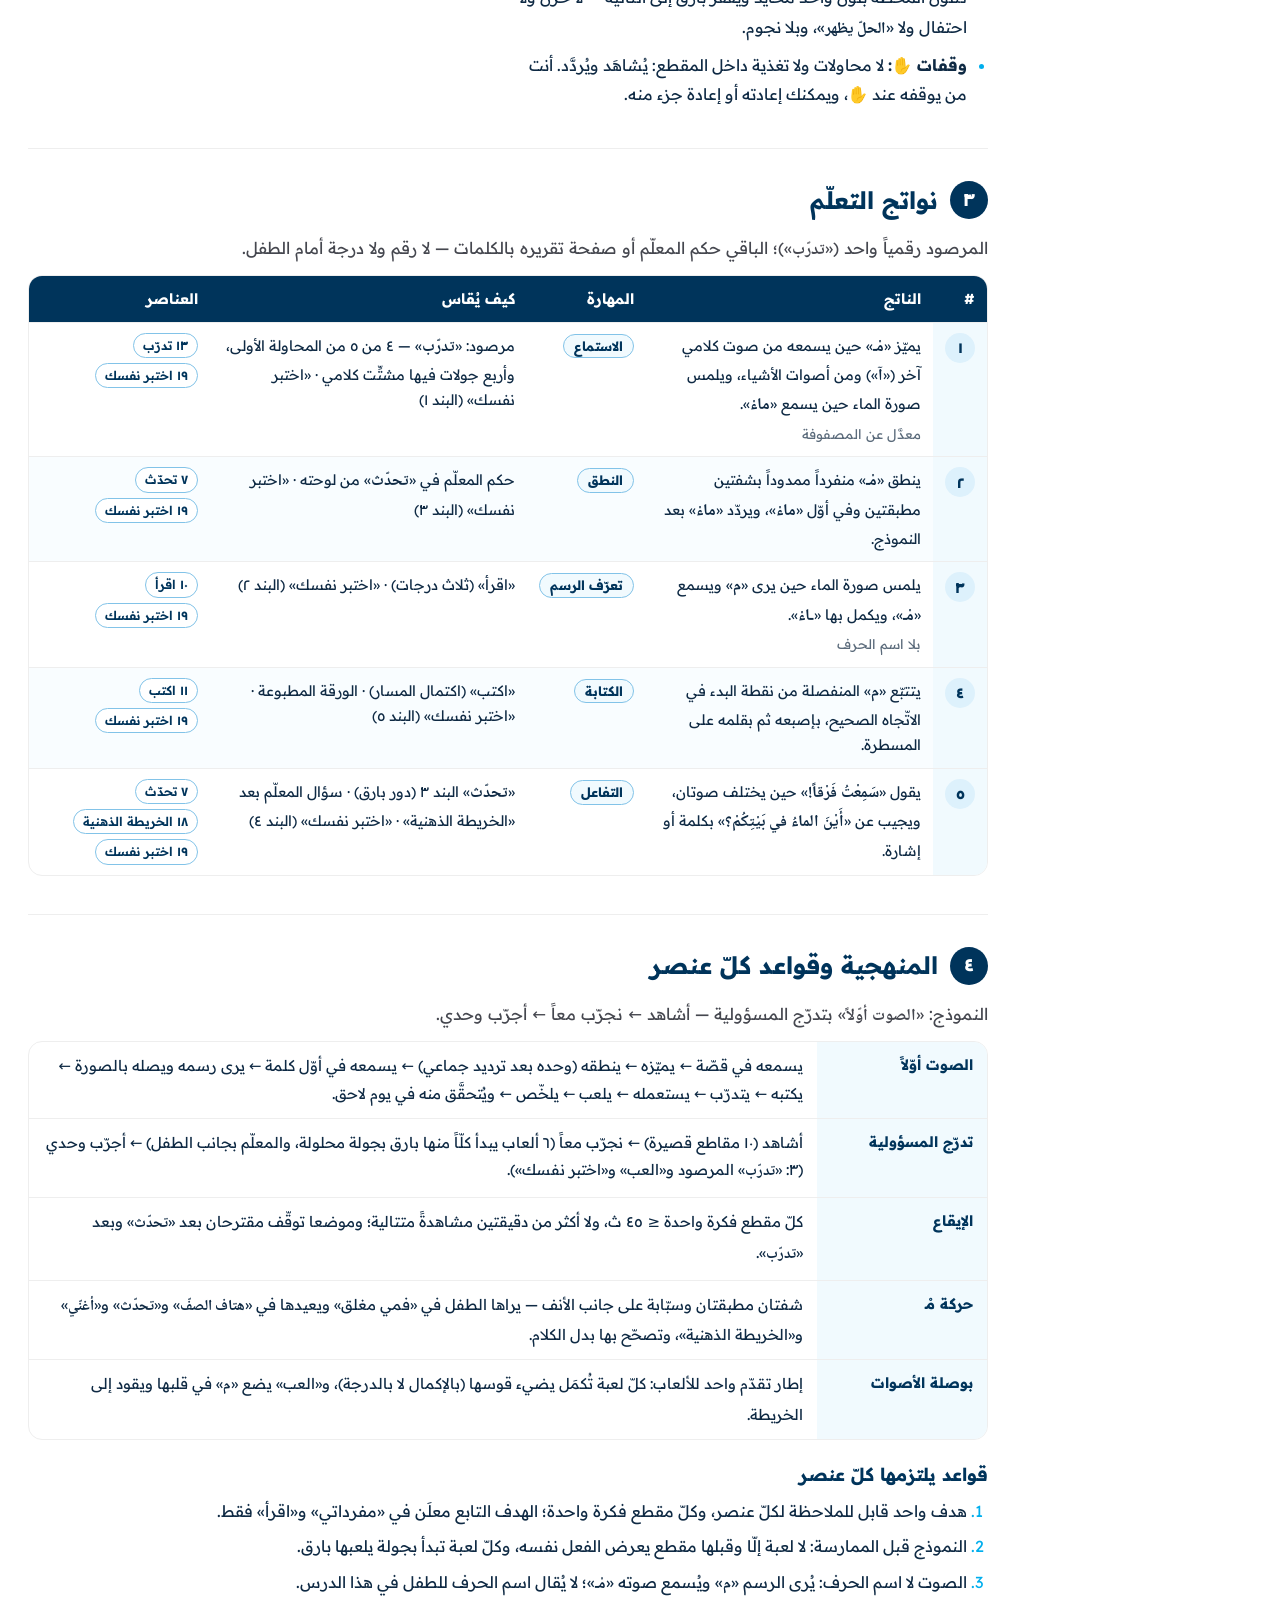
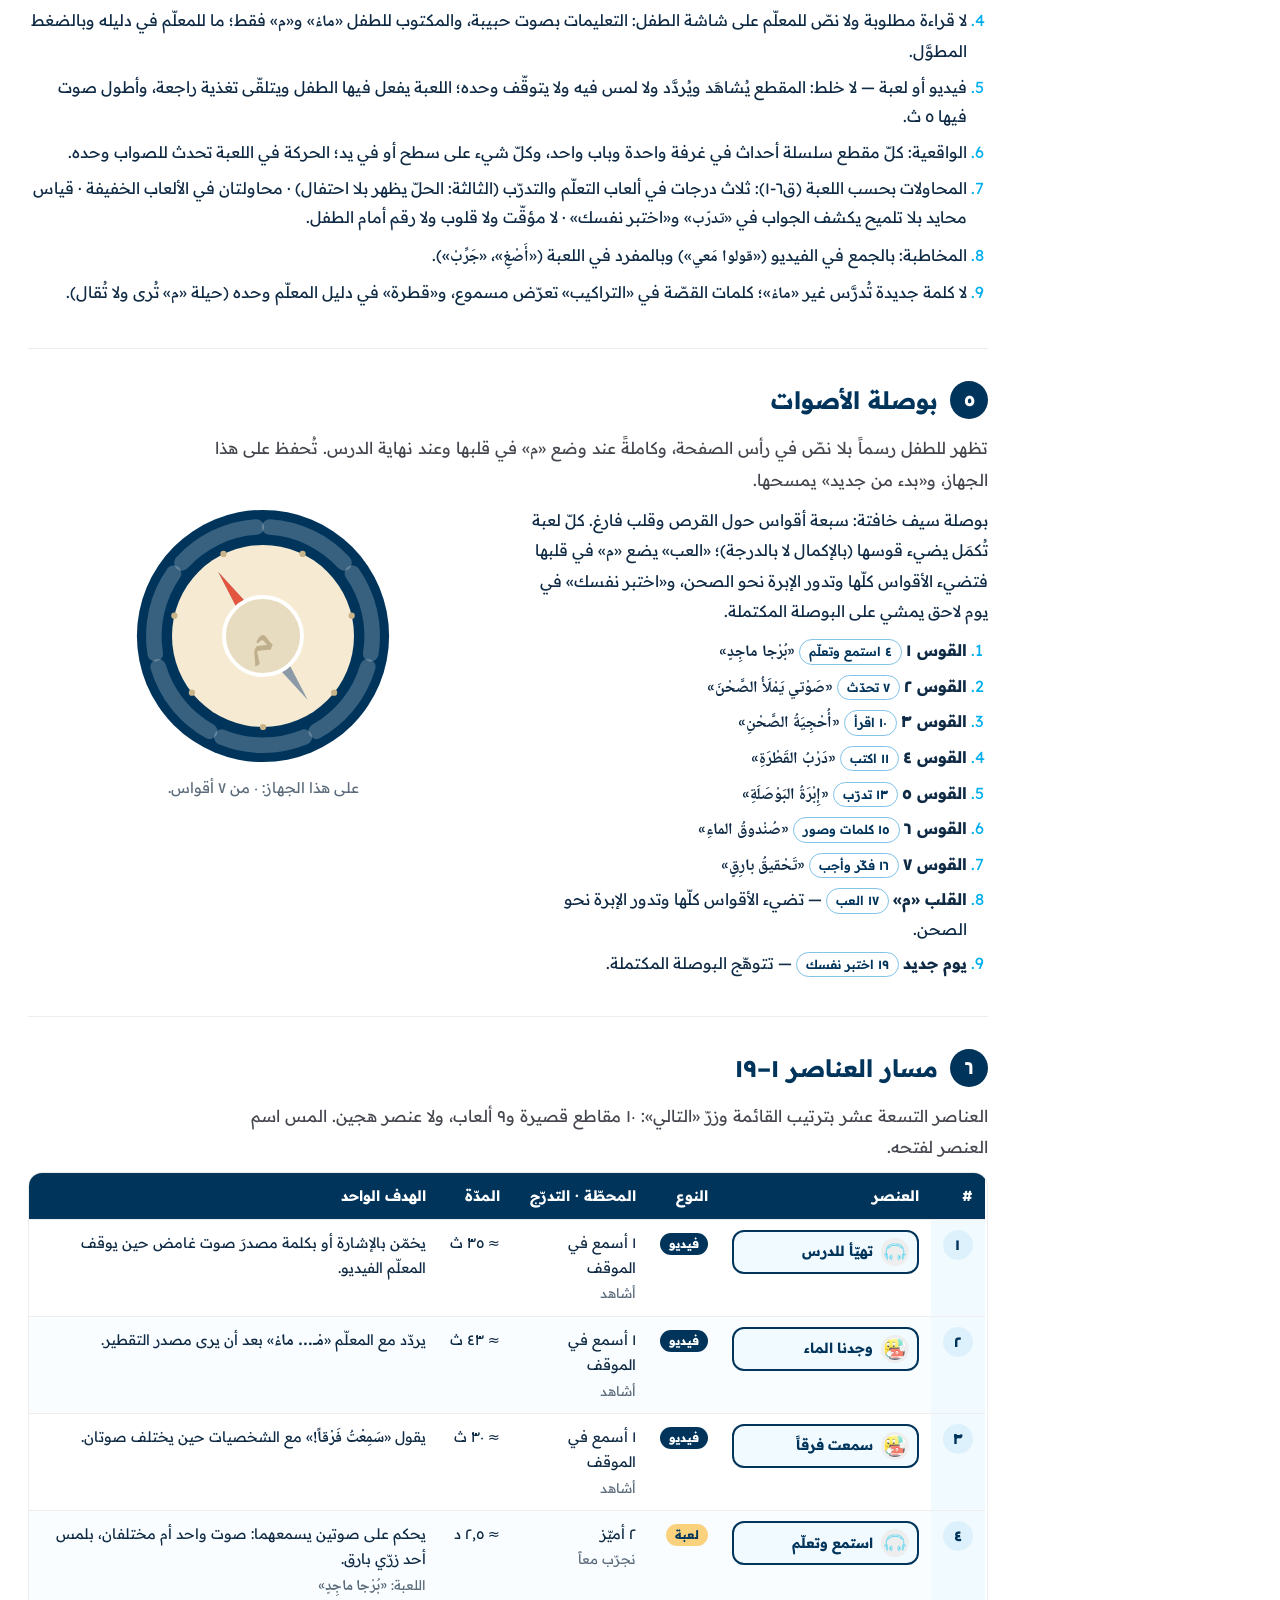
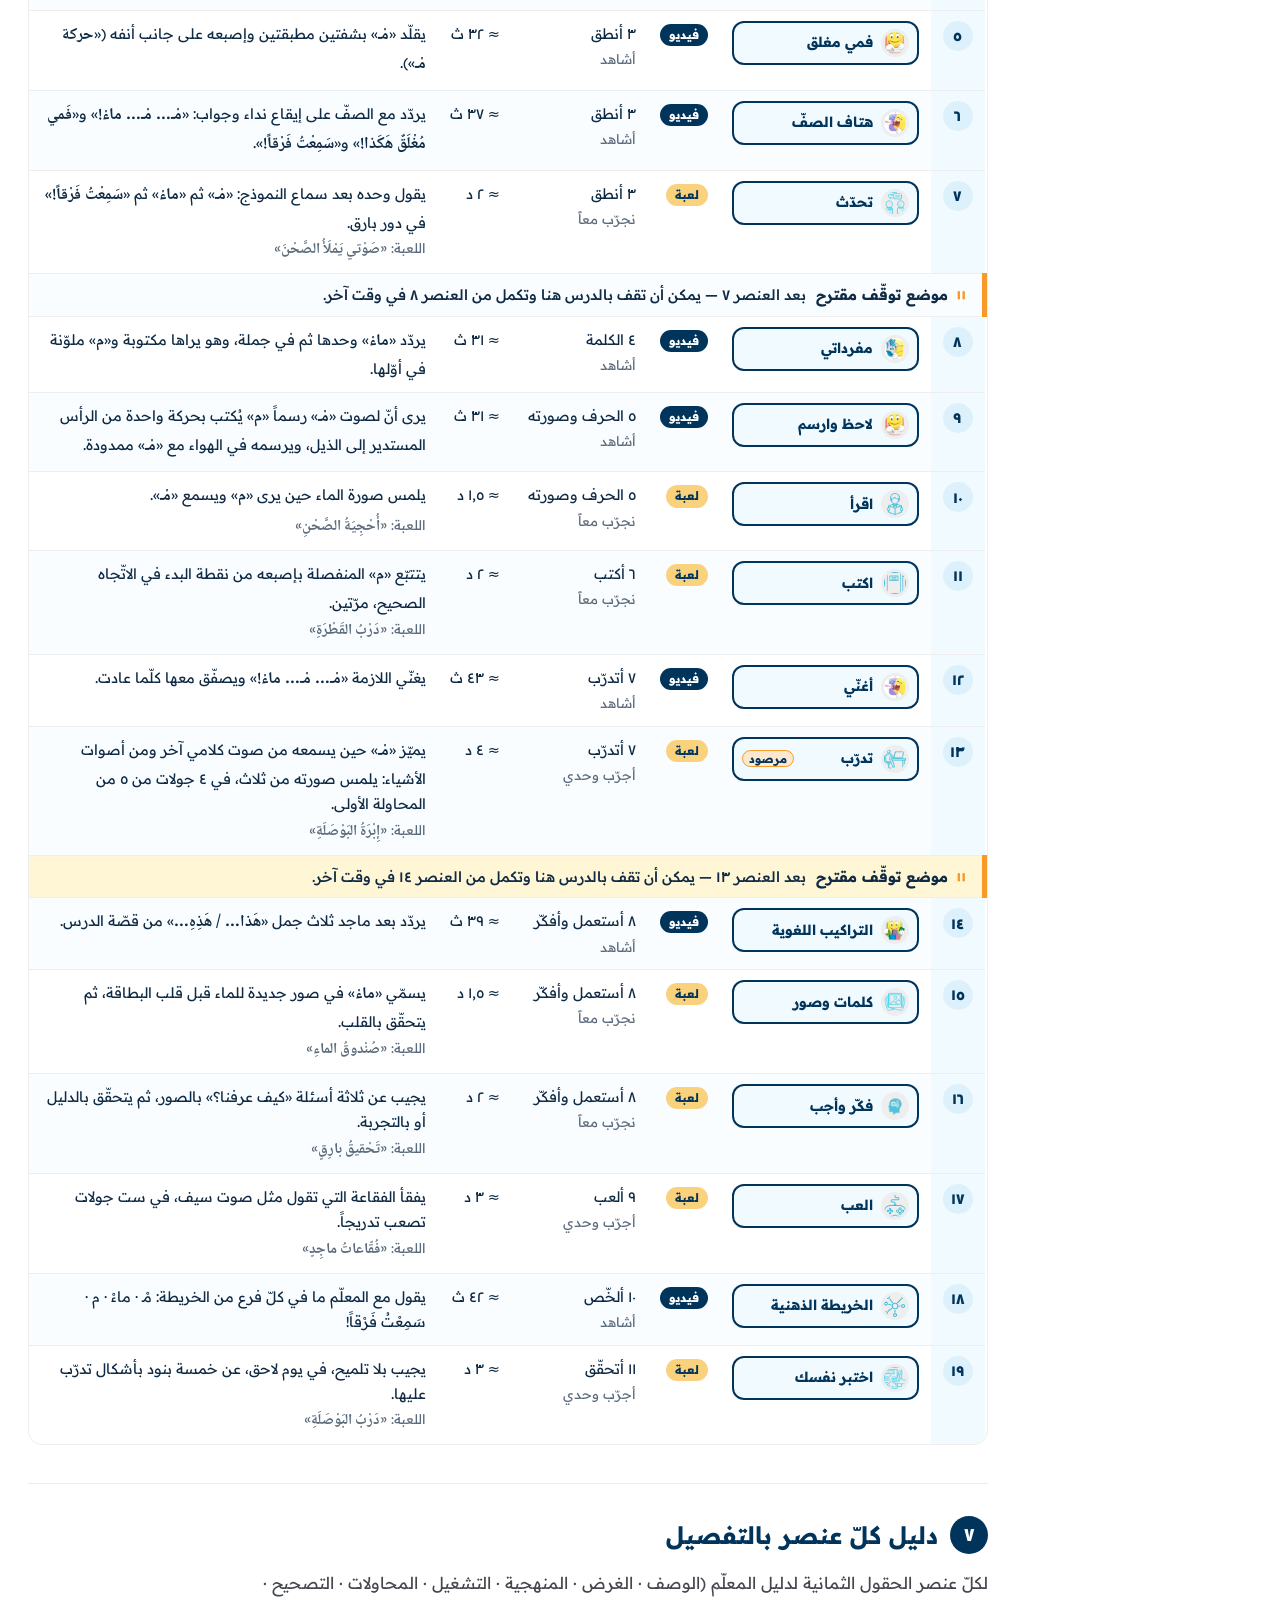
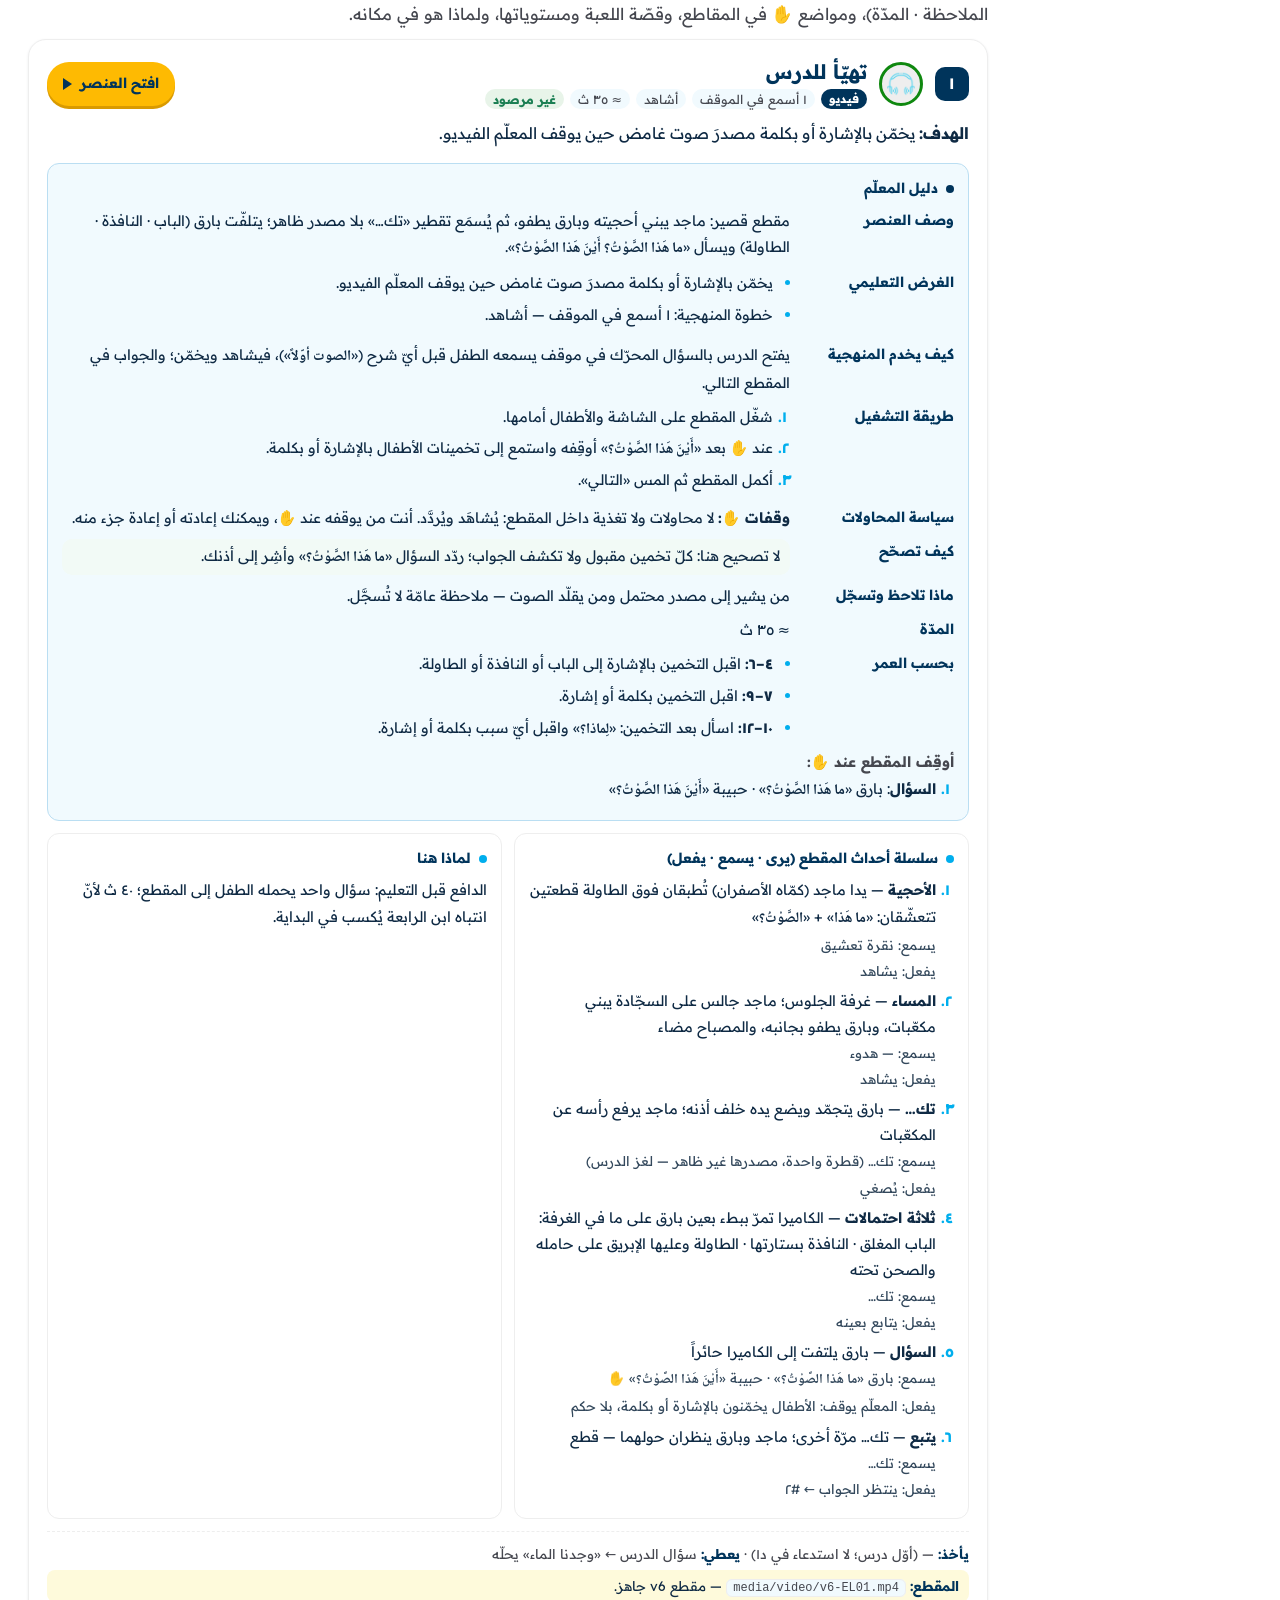
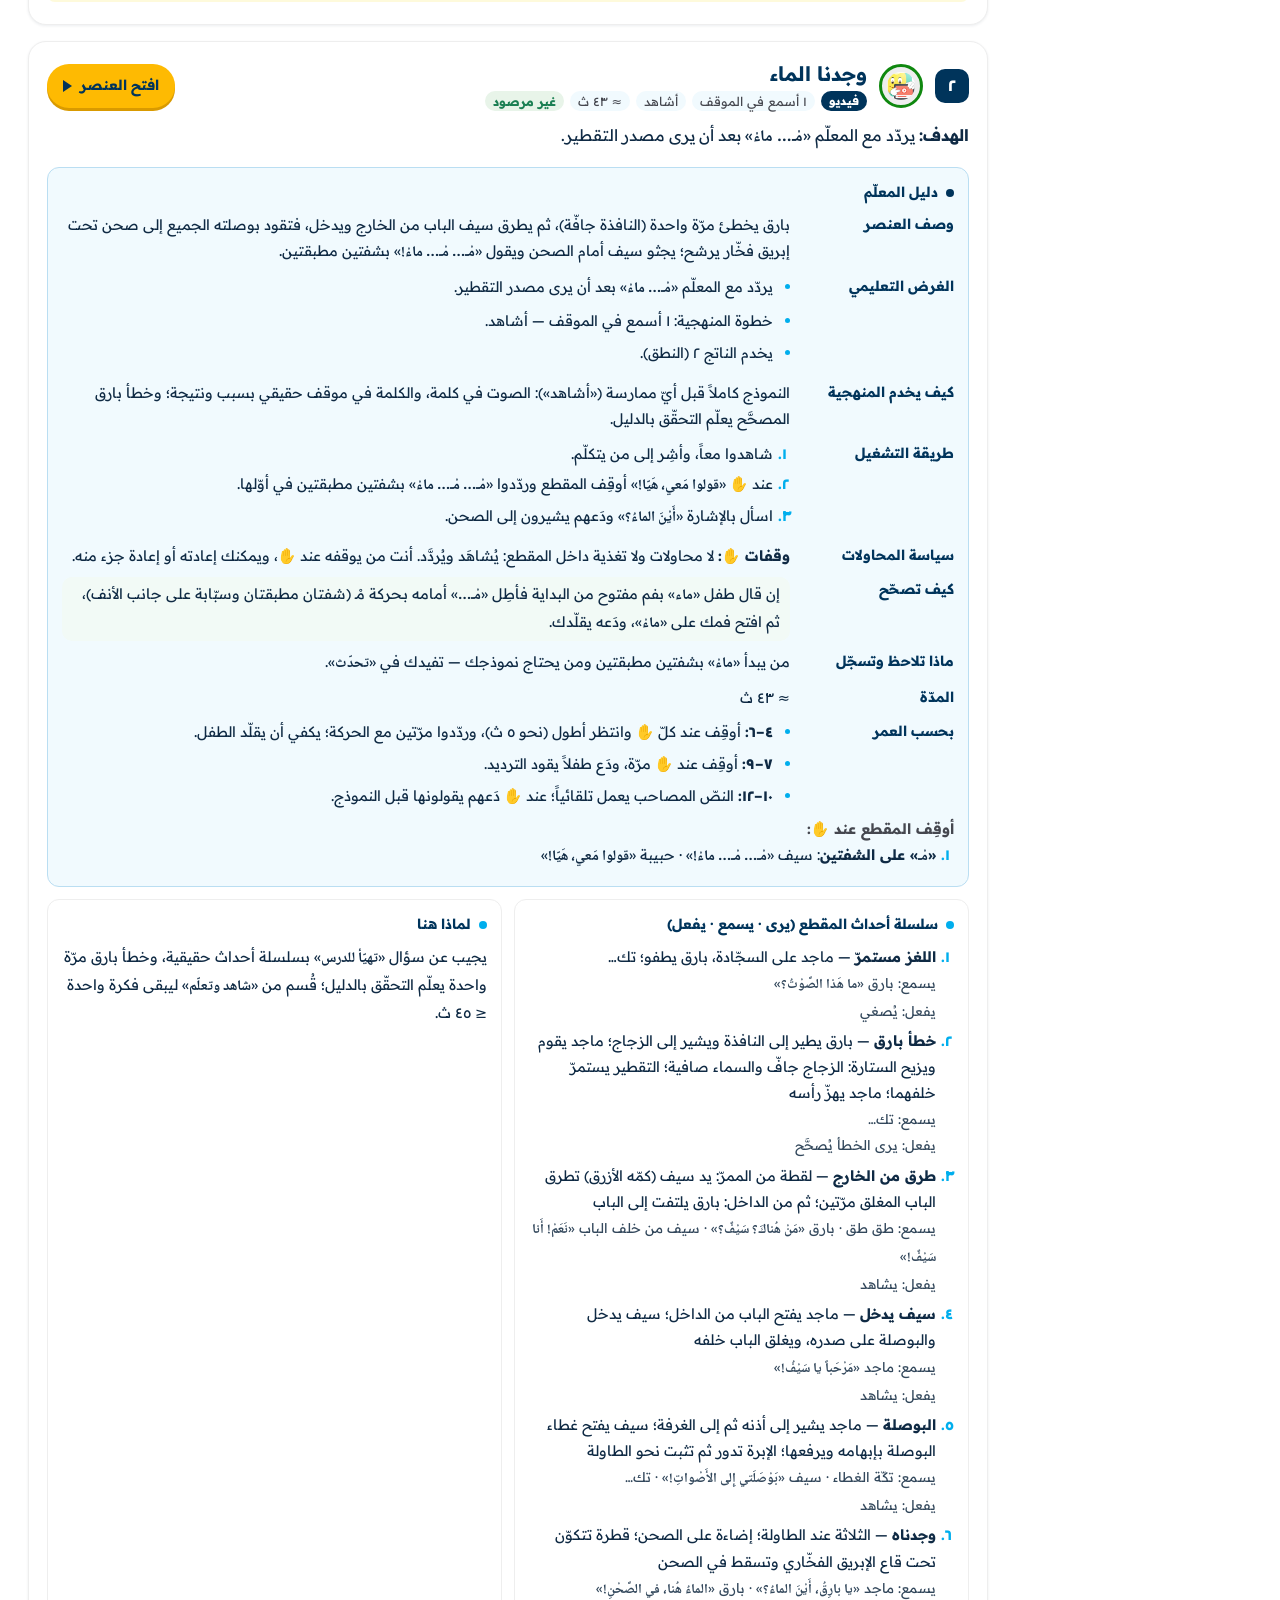
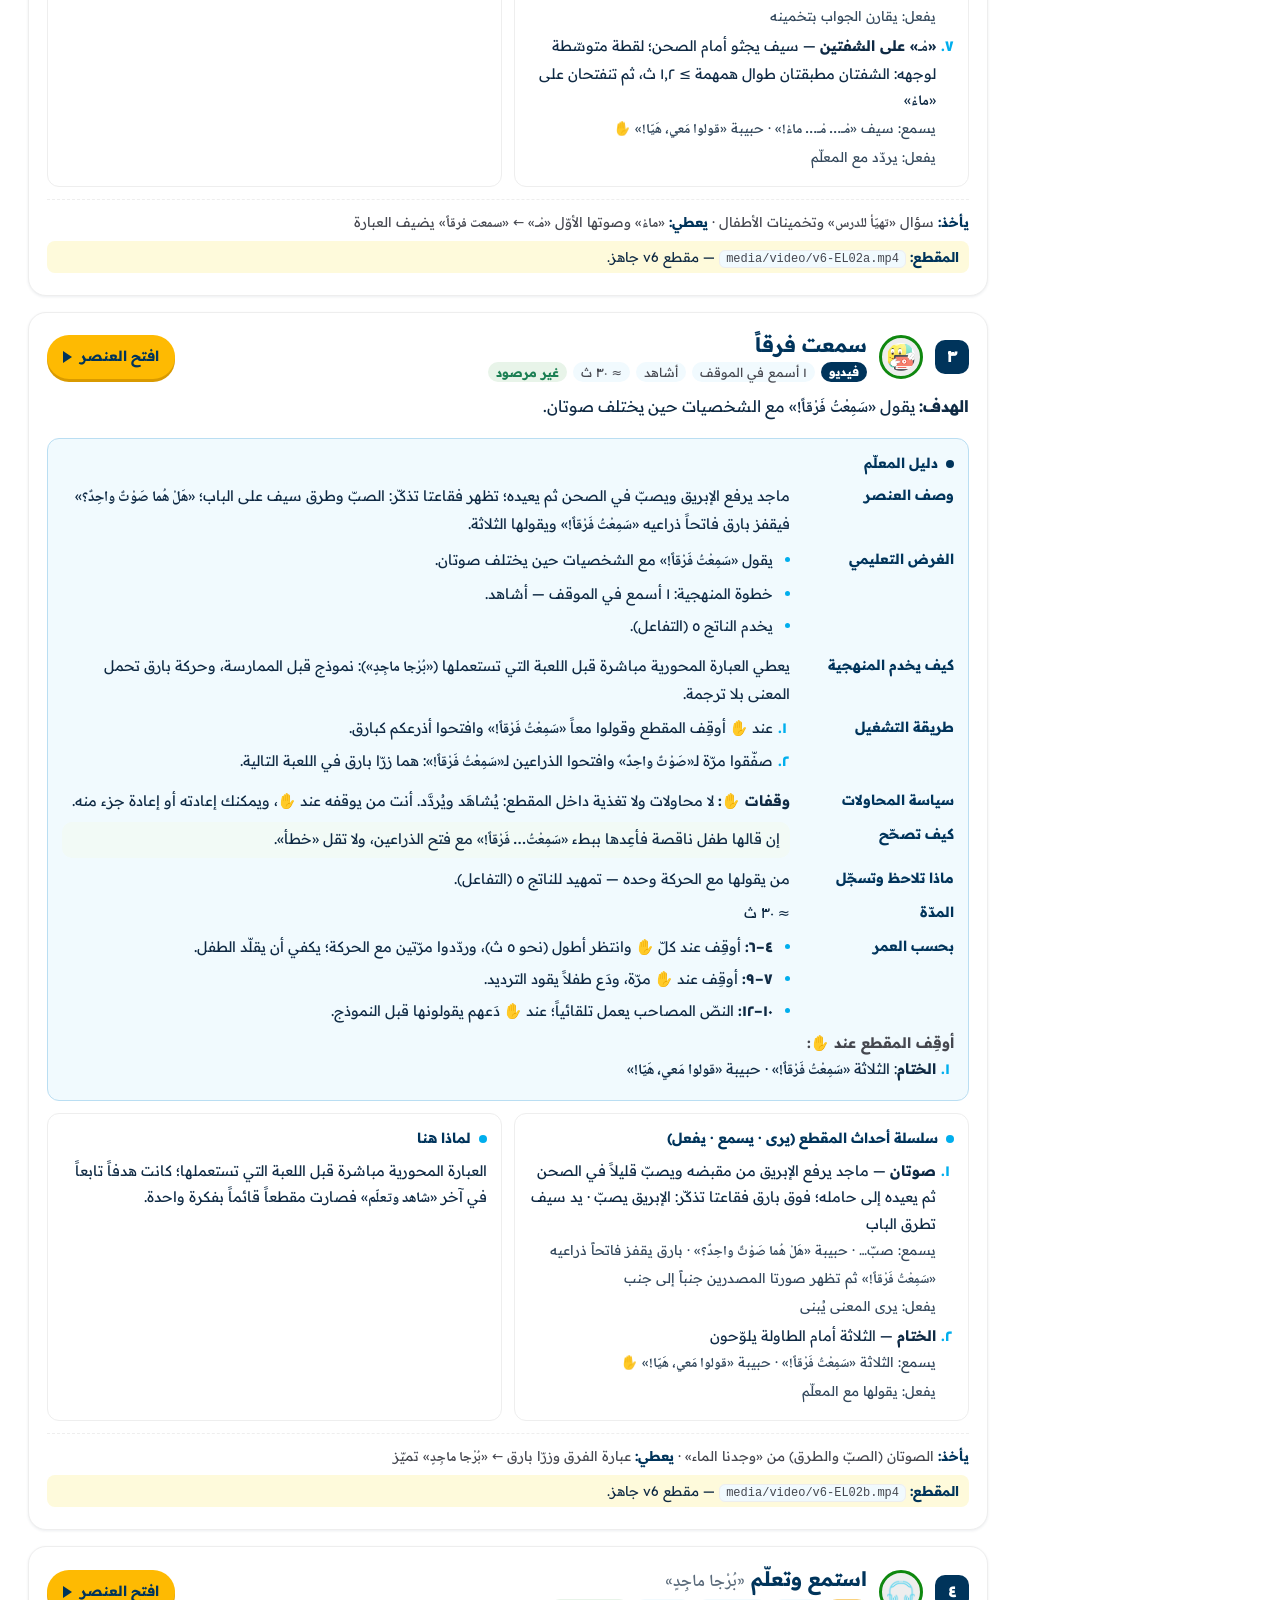
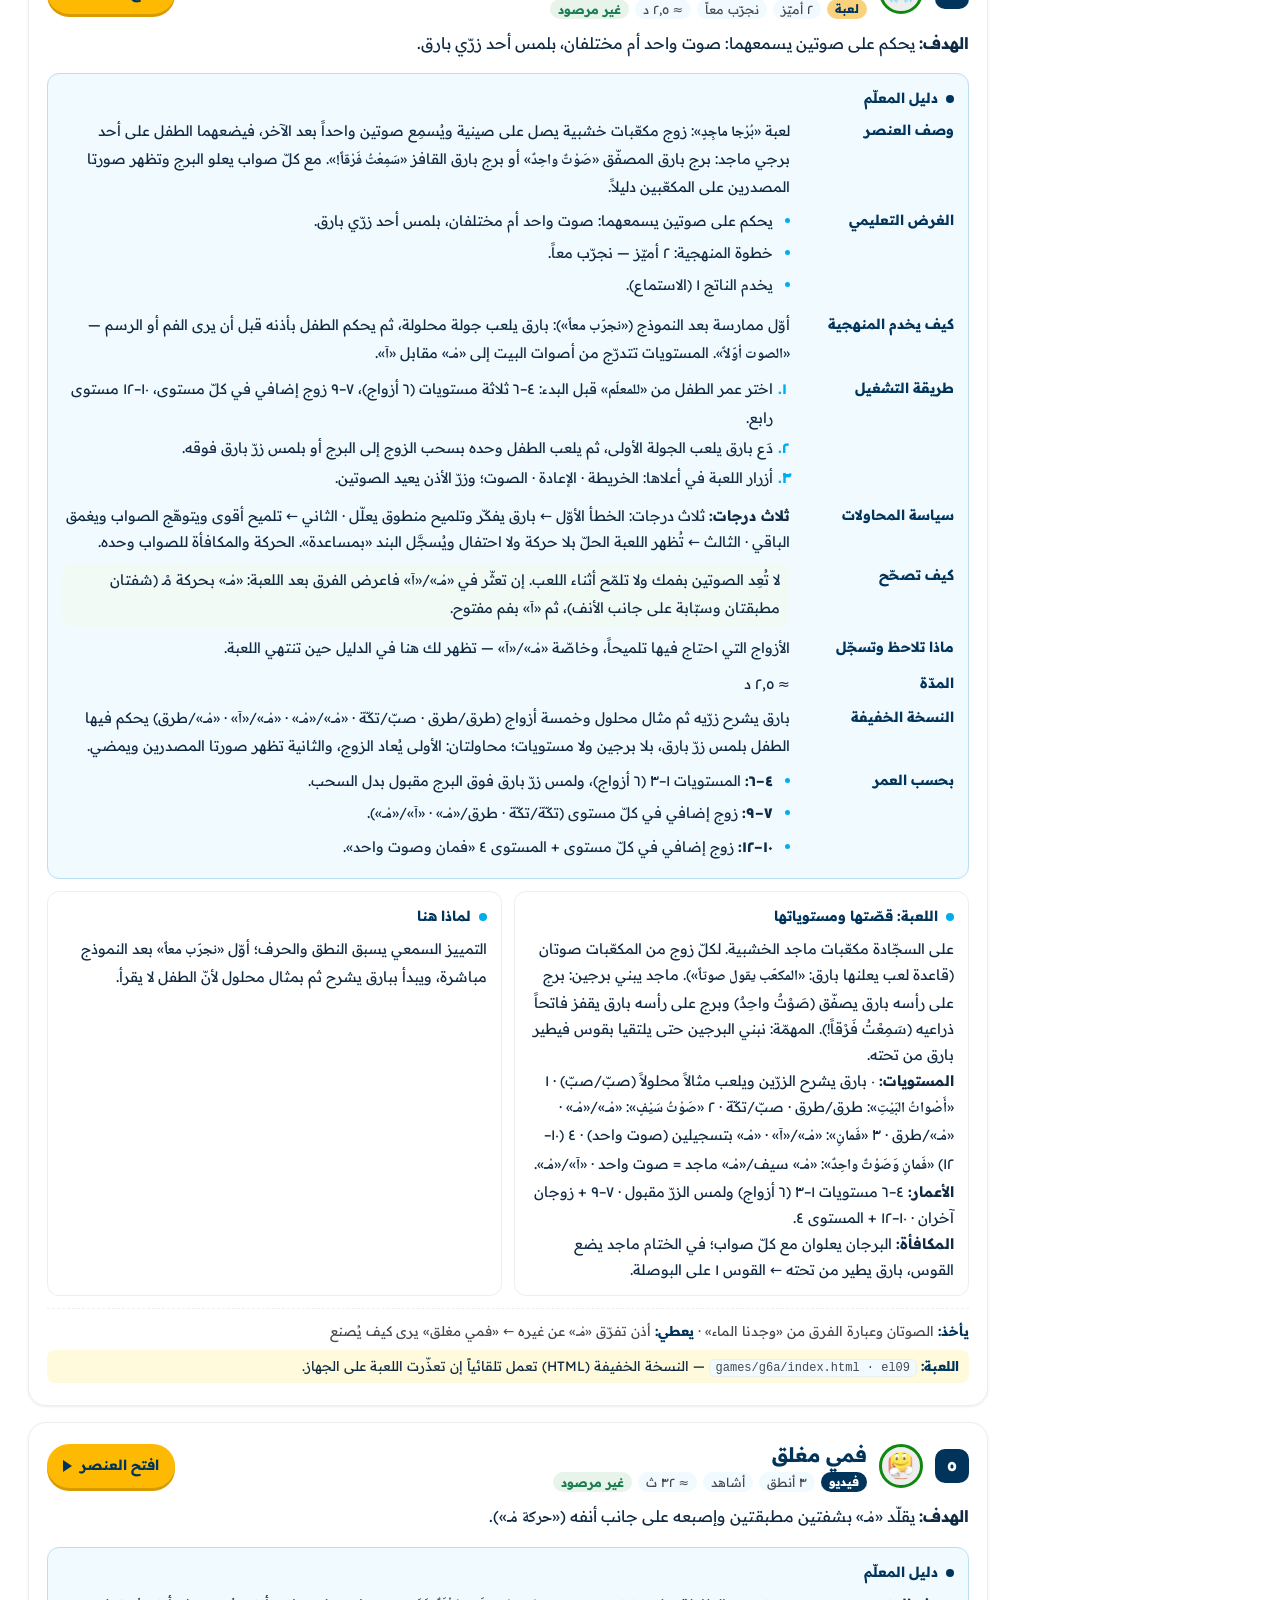
<file: plan.html>
<!doctype html>
<html lang="ar" dir="rtl">
<head>
<meta charset="utf-8">
<meta name="viewport" content="width=device-width, initial-scale=1">
<title>خطة الدرس · صوت الميم · بارق</title>
<meta http-equiv="refresh" content="0; url=index.html#plan">
<script>location.replace('index.html#plan');</script>
</head>
<body><p><a href="index.html#plan">خطة الدرس</a></p></body>
</html>
</file>
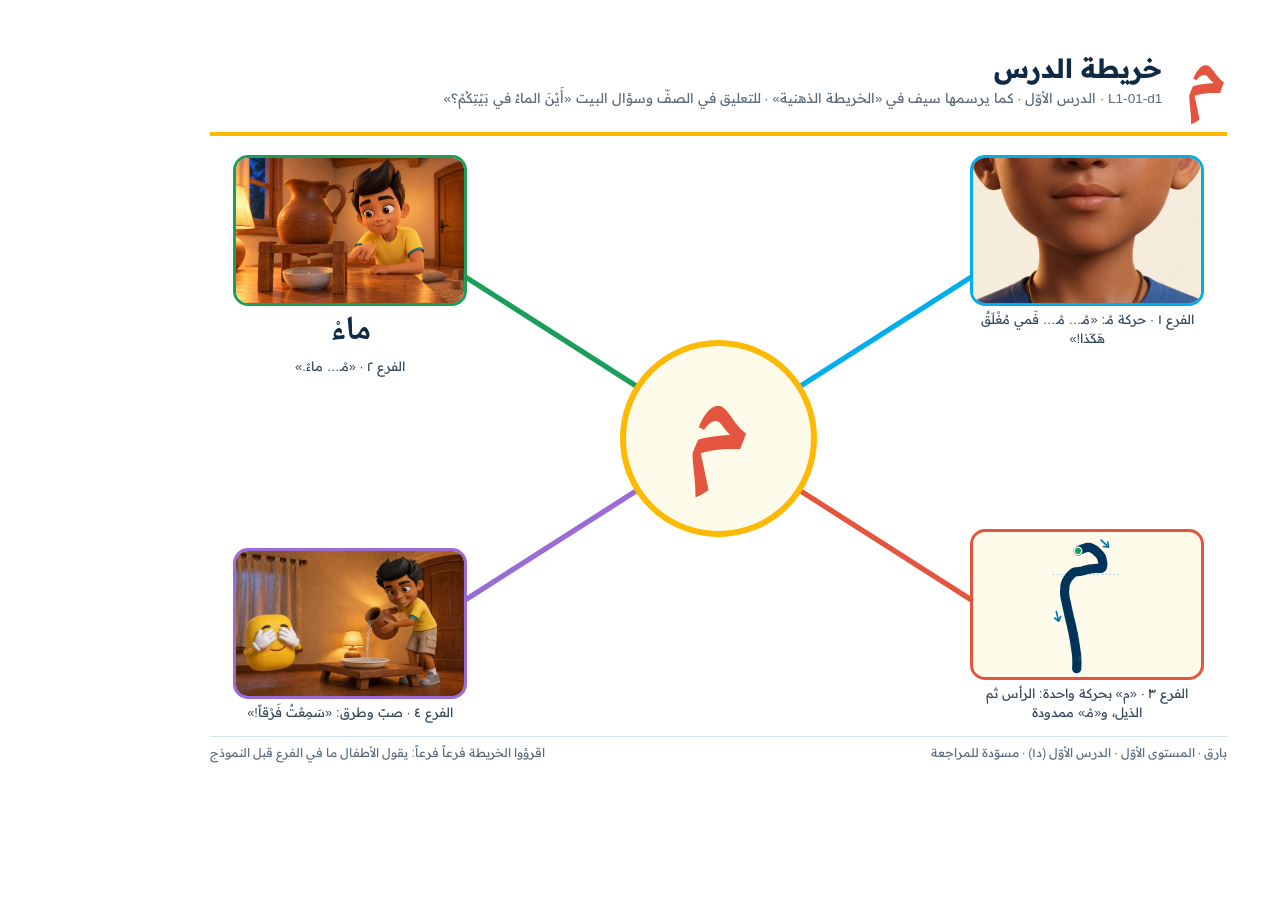
<file: print/map.html>
<!doctype html><html lang="ar" dir="rtl"><head><meta charset="utf-8"><meta name="viewport" content="width=device-width,initial-scale=1">
<title>خريطة الدرس · L1-01-d1</title><style>@font-face{font-family:'Noto Naskh Arabic';src:url(../assets/fonts/NotoNaskhArabic-Bold.ttf);font-weight:700}
@font-face{font-family:'Readex Pro';src:url(../assets/fonts/web/ReadexPro-300-700-arabic.woff2);font-weight:300 700}
*{box-sizing:border-box}html,body{margin:0;padding:0;background:#fff;color:#0F2A44;font-family:'Readex Pro',sans-serif}
.k{font-family:'Noto Naskh Arabic',serif;font-weight:700}.coral{color:#E4553F}
.hd{display:flex;align-items:center;gap:6mm;border-bottom:1.2mm solid #FEBA02;padding-bottom:3mm;margin-bottom:5mm}
.hd .m{font-size:22mm;line-height:1;color:#E4553F}.hd h1{margin:0;font-size:7mm}.hd p{margin:1mm 0 0;font-size:3.6mm;color:#5A6B7B}
.ft{position:absolute;bottom:9mm;inset-inline:14mm;font-size:3.2mm;color:#5A6B7B;border-top:.3mm solid #CFE3EE;padding-top:2mm;display:flex;justify-content:space-between}
.g .base{stroke:#9CC7DD;stroke-width:2.2;stroke-dasharray:6 6}.g .ink{fill:none;stroke:#00345B;stroke-width:27.2;stroke-linecap:round;stroke-linejoin:round}
.g .dots{fill:none;stroke:#00345B;stroke-width:11.4;stroke-linecap:round;stroke-dasharray:0.1 24.5}.g .start{fill:#1B9E5A;stroke:#fff;stroke-width:4}

@page{size:A4 landscape;margin:0}.pg{position:relative;width:297mm;height:210mm;padding:10mm 14mm}
.mp{position:relative;height:150mm}
.mp svg.ln{position:absolute;inset:0;width:100%;height:100%}
.ctr{position:absolute;left:50%;top:50%;width:52mm;height:52mm;margin:-26mm 0 0 -26mm;border-radius:50%;background:#FFFBEA;border:1.6mm solid #FEBA02;display:grid;place-items:center}
.ctr span{font-size:34mm;line-height:1;color:#E4553F;margin-top:-6mm}
.br{position:absolute;width:62mm;text-align:center}.br .card{height:40mm;border-radius:4mm;overflow:hidden;border:1mm solid var(--c);background:#fff;display:flex}
.br .card img{width:100%;height:100%;object-fit:cover;display:block;flex:1}.br .card img+img{border-inline-start:.8mm solid var(--c)}
.br .card svg{width:100%;height:100%}.br .w{font-size:9mm;margin:1.5mm 0 0;line-height:1.2}.br .t{font-size:3.4mm;color:#33485C;margin:1mm 0 0;line-height:1.5}
.b1{--c:#00AEED;right:6mm;top:0}.b2{--c:#1B9E5A;left:6mm;top:0}.b3{--c:#E4553F;right:6mm;bottom:0}.b4{--c:#9B6BD6;left:6mm;bottom:0}
</style></head><body><div class="pg">
<header class="hd"><span class="m k">م</span><div><h1>خريطة الدرس</h1><p>L1-01-d1 · الدرس الأوّل · كما يرسمها سيف في «الخريطة الذهنية» · للتعليق في الصفّ وسؤال البيت «أَيْنَ الماءُ في بَيْتِكُمْ؟»</p></div></header>
<div class="mp"><svg class="ln" viewBox="0 0 269 150" preserveAspectRatio="none" aria-hidden="true">
<path d="M134.5 75 L205 30" stroke="#00AEED" stroke-width="1.4" fill="none" stroke-linecap="round"/><path d="M134.5 75 L64 30" stroke="#1B9E5A" stroke-width="1.4" fill="none" stroke-linecap="round"/>
<path d="M134.5 75 L205 120" stroke="#E4553F" stroke-width="1.4" fill="none" stroke-linecap="round"/><path d="M134.5 75 L64 120" stroke="#9B6BD6" stroke-width="1.4" fill="none" stroke-linecap="round"/></svg>
<div class="ctr"><span class="k">م</span></div>
<div class="br b1"><div class="card"><img src="img/mouth.jpg" alt="" style="object-position:50% 45%"></div><p class="t">الفرع ١ · حركة مْـ: «مْـ… مْـ… فَمي مُغْلَقٌ هَكَذا!»</p></div>
<div class="br b2"><div class="card"><img src="img/dish.jpg" alt="" style="object-position:30% 60%"></div><p class="w k">ماءْ</p><p class="t">الفرع ٢ · «مْـ… ماءْ.»</p></div>
<div class="br b3"><div class="card" style="background:#FFFBEA"><svg viewBox="100 120 206 430" class="g" preserveAspectRatio="xMidYMid meet" aria-hidden="true"><line x1="100" y1="245.9" x2="306" y2="245.9" class="base"/><path d="M176.0 176.0 L178.6 174.5 L181.3 173.2 L184.0 171.9 L186.8 170.9 L189.6 169.8 L192.5 168.8 L195.3 167.9 L198.1 167.0 L201.0 166.1 L203.9 165.5 L206.9 165.2 L209.9 165.5 L212.8 166.4 L215.5 167.6 L218.2 168.9 L220.9 170.3 L223.4 171.8 L225.9 173.6 L228.2 175.5 L230.4 177.5 L232.6 179.6 L234.7 181.7 L236.8 183.8 L238.9 185.9 L241.0 188.1 L242.9 190.5 L244.5 193.0 L245.6 195.8 L246.4 198.7 L247.2 201.5 L248.0 204.4 L248.6 207.4 L249.3 210.3 L249.3 213.3 L249.3 216.3 L248.8 219.2 L248.4 222.2 L247.7 225.1 L245.7 227.3 L242.8 228.0 L239.8 228.0 L236.8 228.0 L233.8 228.0 L230.8 228.0 L227.8 228.0 L224.8 228.2 L221.8 228.6 L218.9 228.9 L215.9 229.1 L212.9 229.5 L209.9 229.8 L207.0 230.3 L204.0 231.0 L201.1 231.6 L198.2 232.4 L195.3 233.1 L192.4 234.0 L189.6 235.0 L186.7 235.8 L183.8 236.5 L180.8 236.8 L177.8 237.0 L174.8 237.4 L171.9 237.7 L168.9 238.1 L165.9 238.6 L163.2 239.9 L162.3 240.5 L160.1 242.5 L157.8 244.5 L155.6 246.5 L153.5 248.6 L151.6 250.9 L149.7 253.2 L147.9 255.6 L146.0 258.0 L144.4 260.5 L142.9 263.1 L141.6 265.8 L140.5 268.6 L139.4 271.4 L138.5 274.2 L137.6 277.1 L137.2 280.1 L137.0 283.1 L137.0 286.1 L136.7 289.0 L136.3 292.0 L136.0 295.0 L136.0 298.0 L136.0 301.0 L136.3 304.0 L136.7 307.0 L137.1 309.9 L137.4 312.9 L138.0 315.9 L138.6 318.8 L139.3 321.7 L139.9 324.6 L140.6 327.6 L141.2 330.5 L141.9 333.4 L142.5 336.4 L143.2 339.3 L143.8 342.2 L144.5 345.1 L145.1 348.1 L145.8 351.0 L146.4 353.9 L147.1 356.9 L147.7 359.8 L148.4 362.7 L148.9 365.7 L149.6 368.6 L150.2 371.5 L151.0 374.4 L151.7 377.3 L152.4 380.2 L153.0 383.2 L153.7 386.1 L154.3 389.0 L155.1 391.9 L155.9 394.8 L156.6 397.7 L157.3 400.7 L157.9 403.6 L158.5 406.5 L159.1 409.5 L159.8 412.4 L160.4 415.3 L161.1 418.3 L161.6 421.2 L162.3 424.1 L162.7 427.1 L163.3 430.0 L163.7 433.0 L164.3 435.9 L164.8 438.9 L165.4 441.8 L165.8 444.8 L166.4 447.7 L166.7 450.7 L167.3 453.7 L167.6 456.6 L168.2 459.6 L168.6 462.5 L169.0 465.5 L169.4 468.5 L169.7 471.5 L170.3 474.4 L170.6 477.4 L171.2 480.3 L171.6 483.3 L171.9 486.3 L172.0 489.3 L172.1 492.3 L172.3 495.3 L172.4 498.3 L172.6 501.3 L172.4 504.2 L172.7 507.2 L172.5 510.2 L172.6 513.2 L172.4 516.2 L172.2 519.2 L172.0 522.2 L172.0 525.0" class="ink"/><g transform="translate(256.1 155.0) rotate(43.7)"><path d="M-16 0 H10" stroke="#0077A8" stroke-width="5" stroke-linecap="round"/><path d="M2 -9 L14 0 L2 9" fill="none" stroke="#0077A8" stroke-width="5" stroke-linecap="round" stroke-linejoin="round"/></g><g transform="translate(115.3 370.7) rotate(76.4)"><path d="M-16 0 H10" stroke="#0077A8" stroke-width="5" stroke-linecap="round"/><path d="M2 -9 L14 0 L2 9" fill="none" stroke="#0077A8" stroke-width="5" stroke-linecap="round" stroke-linejoin="round"/></g><circle cx="176.0" cy="176.0" r="11" class="start"/></svg></div><p class="t">الفرع ٣ · «م» بحركة واحدة: الرأس ثم الذيل، و«مْـ» ممدودة</p></div>
<div class="br b4"><div class="card"><img src="img/pour.jpg" alt="" style="object-position:80% 40%"><img src="img/knock.jpg" alt="" style="object-position:40% 40%"></div><p class="t">الفرع ٤ · صبّ وطرق: «سَمِعْتُ فَرْقاً!»</p></div>
</div>
<footer class="ft"><span>بارق · المستوى الأوّل · الدرس الأوّل (د١) · مسوّدة للمراجعة</span><span>اقرؤوا الخريطة فرعاً فرعاً: يقول الأطفال ما في الفرع قبل النموذج</span></footer>
</div></body></html>
</file>
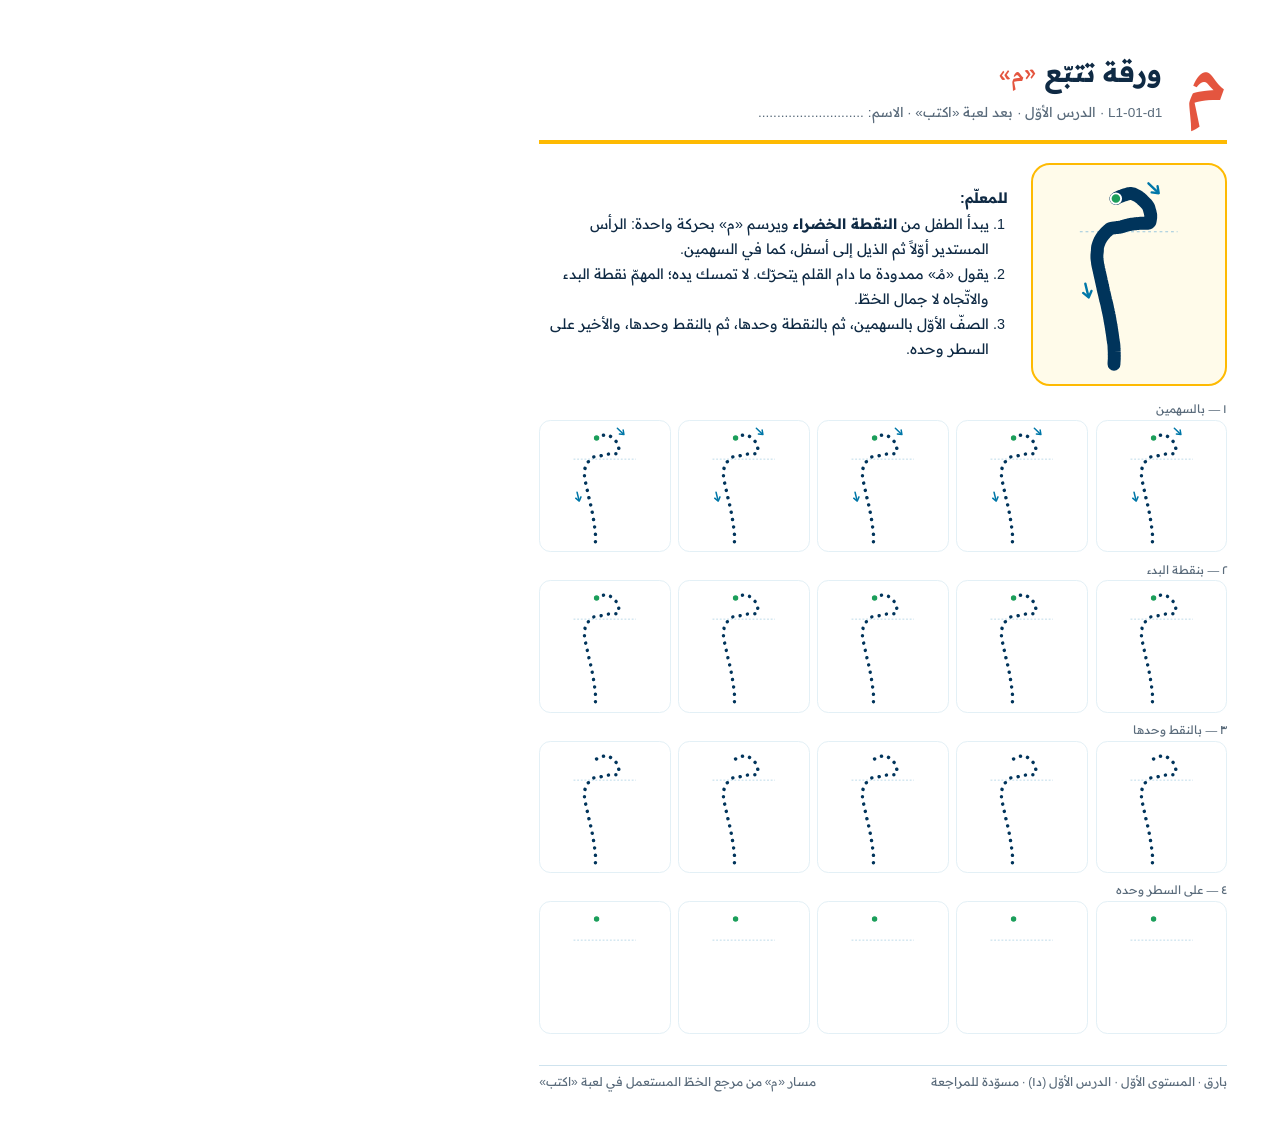
<file: print/trace_m.html>
<!doctype html><html lang="ar" dir="rtl"><head><meta charset="utf-8"><meta name="viewport" content="width=device-width,initial-scale=1">
<title>ورقة تتبّع «م» · L1-01-d1</title><style>@font-face{font-family:'Noto Naskh Arabic';src:url(../assets/fonts/NotoNaskhArabic-Bold.ttf);font-weight:700}
@font-face{font-family:'Readex Pro';src:url(../assets/fonts/web/ReadexPro-300-700-arabic.woff2);font-weight:300 700}
*{box-sizing:border-box}html,body{margin:0;padding:0;background:#fff;color:#0F2A44;font-family:'Readex Pro',sans-serif}
.k{font-family:'Noto Naskh Arabic',serif;font-weight:700}.coral{color:#E4553F}
.hd{display:flex;align-items:center;gap:6mm;border-bottom:1.2mm solid #FEBA02;padding-bottom:3mm;margin-bottom:5mm}
.hd .m{font-size:22mm;line-height:1;color:#E4553F}.hd h1{margin:0;font-size:7mm}.hd p{margin:1mm 0 0;font-size:3.6mm;color:#5A6B7B}
.ft{position:absolute;bottom:9mm;inset-inline:14mm;font-size:3.2mm;color:#5A6B7B;border-top:.3mm solid #CFE3EE;padding-top:2mm;display:flex;justify-content:space-between}
.g .base{stroke:#9CC7DD;stroke-width:2.2;stroke-dasharray:6 6}.g .ink{fill:none;stroke:#00345B;stroke-width:27.2;stroke-linecap:round;stroke-linejoin:round}
.g .dots{fill:none;stroke:#00345B;stroke-width:11.4;stroke-linecap:round;stroke-dasharray:0.1 24.5}.g .start{fill:#1B9E5A;stroke:#fff;stroke-width:4}

@page{size:A4 portrait;margin:0}.pg{position:relative;width:210mm;height:297mm;padding:12mm 14mm}
.top{display:grid;grid-template-columns:52mm 1fr;gap:6mm;align-items:center;margin-bottom:4mm}
.model{border:.6mm solid #FEBA02;border-radius:5mm;padding:2mm;background:#FFFBEA}.model svg{width:100%;height:54mm;display:block}
.how{font-size:3.8mm;line-height:1.75}.how ol{margin:0;padding-inline-start:5mm}
.row{display:grid;grid-template-columns:repeat(5,1fr);gap:2mm;margin-bottom:2.5mm}.row svg{width:100%;height:35mm;display:block;border:.3mm solid #E3F0F6;border-radius:3mm}
.lbl{font-size:3.1mm;color:#5A6B7B;margin:0 0 1mm}
</style></head><body><div class="pg">
<header class="hd"><span class="m k">م</span><div><h1>ورقة تتبّع <span class="k coral">«م»</span></h1><p>L1-01-d1 · الدرس الأوّل · بعد لعبة «اكتب» · الاسم: ............................</p></div></header>
<div class="top"><div class="model"><svg viewBox="100 120 206 430" class="g" aria-hidden="true"><line x1="100" y1="245.9" x2="306" y2="245.9" class="base"/><path d="M176.0 176.0 L178.6 174.5 L181.3 173.2 L184.0 171.9 L186.8 170.9 L189.6 169.8 L192.5 168.8 L195.3 167.9 L198.1 167.0 L201.0 166.1 L203.9 165.5 L206.9 165.2 L209.9 165.5 L212.8 166.4 L215.5 167.6 L218.2 168.9 L220.9 170.3 L223.4 171.8 L225.9 173.6 L228.2 175.5 L230.4 177.5 L232.6 179.6 L234.7 181.7 L236.8 183.8 L238.9 185.9 L241.0 188.1 L242.9 190.5 L244.5 193.0 L245.6 195.8 L246.4 198.7 L247.2 201.5 L248.0 204.4 L248.6 207.4 L249.3 210.3 L249.3 213.3 L249.3 216.3 L248.8 219.2 L248.4 222.2 L247.7 225.1 L245.7 227.3 L242.8 228.0 L239.8 228.0 L236.8 228.0 L233.8 228.0 L230.8 228.0 L227.8 228.0 L224.8 228.2 L221.8 228.6 L218.9 228.9 L215.9 229.1 L212.9 229.5 L209.9 229.8 L207.0 230.3 L204.0 231.0 L201.1 231.6 L198.2 232.4 L195.3 233.1 L192.4 234.0 L189.6 235.0 L186.7 235.8 L183.8 236.5 L180.8 236.8 L177.8 237.0 L174.8 237.4 L171.9 237.7 L168.9 238.1 L165.9 238.6 L163.2 239.9 L162.3 240.5 L160.1 242.5 L157.8 244.5 L155.6 246.5 L153.5 248.6 L151.6 250.9 L149.7 253.2 L147.9 255.6 L146.0 258.0 L144.4 260.5 L142.9 263.1 L141.6 265.8 L140.5 268.6 L139.4 271.4 L138.5 274.2 L137.6 277.1 L137.2 280.1 L137.0 283.1 L137.0 286.1 L136.7 289.0 L136.3 292.0 L136.0 295.0 L136.0 298.0 L136.0 301.0 L136.3 304.0 L136.7 307.0 L137.1 309.9 L137.4 312.9 L138.0 315.9 L138.6 318.8 L139.3 321.7 L139.9 324.6 L140.6 327.6 L141.2 330.5 L141.9 333.4 L142.5 336.4 L143.2 339.3 L143.8 342.2 L144.5 345.1 L145.1 348.1 L145.8 351.0 L146.4 353.9 L147.1 356.9 L147.7 359.8 L148.4 362.7 L148.9 365.7 L149.6 368.6 L150.2 371.5 L151.0 374.4 L151.7 377.3 L152.4 380.2 L153.0 383.2 L153.7 386.1 L154.3 389.0 L155.1 391.9 L155.9 394.8 L156.6 397.7 L157.3 400.7 L157.9 403.6 L158.5 406.5 L159.1 409.5 L159.8 412.4 L160.4 415.3 L161.1 418.3 L161.6 421.2 L162.3 424.1 L162.7 427.1 L163.3 430.0 L163.7 433.0 L164.3 435.9 L164.8 438.9 L165.4 441.8 L165.8 444.8 L166.4 447.7 L166.7 450.7 L167.3 453.7 L167.6 456.6 L168.2 459.6 L168.6 462.5 L169.0 465.5 L169.4 468.5 L169.7 471.5 L170.3 474.4 L170.6 477.4 L171.2 480.3 L171.6 483.3 L171.9 486.3 L172.0 489.3 L172.1 492.3 L172.3 495.3 L172.4 498.3 L172.6 501.3 L172.4 504.2 L172.7 507.2 L172.5 510.2 L172.6 513.2 L172.4 516.2 L172.2 519.2 L172.0 522.2 L172.0 525.0" class="ink"/><g transform="translate(256.1 155.0) rotate(43.7)"><path d="M-16 0 H10" stroke="#0077A8" stroke-width="5" stroke-linecap="round"/><path d="M2 -9 L14 0 L2 9" fill="none" stroke="#0077A8" stroke-width="5" stroke-linecap="round" stroke-linejoin="round"/></g><g transform="translate(115.3 370.7) rotate(76.4)"><path d="M-16 0 H10" stroke="#0077A8" stroke-width="5" stroke-linecap="round"/><path d="M2 -9 L14 0 L2 9" fill="none" stroke="#0077A8" stroke-width="5" stroke-linecap="round" stroke-linejoin="round"/></g><circle cx="176.0" cy="176.0" r="11" class="start"/></svg></div><div class="how"><b>للمعلّم:</b><ol>
<li>يبدأ الطفل من <b>النقطة الخضراء</b> ويرسم «م» بحركة واحدة: الرأس المستدير أوّلاً ثم الذيل إلى أسفل، كما في السهمين.</li>
<li>يقول «مْـ» ممدودة ما دام القلم يتحرّك. لا تمسك يده؛ المهمّ نقطة البدء والاتّجاه لا جمال الخطّ.</li>
<li>الصفّ الأوّل بالسهمين، ثم بالنقطة وحدها، ثم بالنقط وحدها، والأخير على السطر وحده.</li></ol></div></div>
<p class="lbl">١ — بالسهمين</p><div class="row"><svg viewBox="100 120 206 430" class="g" aria-hidden="true"><line x1="100" y1="245.9" x2="306" y2="245.9" class="base"/><path d="M176.0 176.0 L178.6 174.5 L181.3 173.2 L184.0 171.9 L186.8 170.9 L189.6 169.8 L192.5 168.8 L195.3 167.9 L198.1 167.0 L201.0 166.1 L203.9 165.5 L206.9 165.2 L209.9 165.5 L212.8 166.4 L215.5 167.6 L218.2 168.9 L220.9 170.3 L223.4 171.8 L225.9 173.6 L228.2 175.5 L230.4 177.5 L232.6 179.6 L234.7 181.7 L236.8 183.8 L238.9 185.9 L241.0 188.1 L242.9 190.5 L244.5 193.0 L245.6 195.8 L246.4 198.7 L247.2 201.5 L248.0 204.4 L248.6 207.4 L249.3 210.3 L249.3 213.3 L249.3 216.3 L248.8 219.2 L248.4 222.2 L247.7 225.1 L245.7 227.3 L242.8 228.0 L239.8 228.0 L236.8 228.0 L233.8 228.0 L230.8 228.0 L227.8 228.0 L224.8 228.2 L221.8 228.6 L218.9 228.9 L215.9 229.1 L212.9 229.5 L209.9 229.8 L207.0 230.3 L204.0 231.0 L201.1 231.6 L198.2 232.4 L195.3 233.1 L192.4 234.0 L189.6 235.0 L186.7 235.8 L183.8 236.5 L180.8 236.8 L177.8 237.0 L174.8 237.4 L171.9 237.7 L168.9 238.1 L165.9 238.6 L163.2 239.9 L162.3 240.5 L160.1 242.5 L157.8 244.5 L155.6 246.5 L153.5 248.6 L151.6 250.9 L149.7 253.2 L147.9 255.6 L146.0 258.0 L144.4 260.5 L142.9 263.1 L141.6 265.8 L140.5 268.6 L139.4 271.4 L138.5 274.2 L137.6 277.1 L137.2 280.1 L137.0 283.1 L137.0 286.1 L136.7 289.0 L136.3 292.0 L136.0 295.0 L136.0 298.0 L136.0 301.0 L136.3 304.0 L136.7 307.0 L137.1 309.9 L137.4 312.9 L138.0 315.9 L138.6 318.8 L139.3 321.7 L139.9 324.6 L140.6 327.6 L141.2 330.5 L141.9 333.4 L142.5 336.4 L143.2 339.3 L143.8 342.2 L144.5 345.1 L145.1 348.1 L145.8 351.0 L146.4 353.9 L147.1 356.9 L147.7 359.8 L148.4 362.7 L148.9 365.7 L149.6 368.6 L150.2 371.5 L151.0 374.4 L151.7 377.3 L152.4 380.2 L153.0 383.2 L153.7 386.1 L154.3 389.0 L155.1 391.9 L155.9 394.8 L156.6 397.7 L157.3 400.7 L157.9 403.6 L158.5 406.5 L159.1 409.5 L159.8 412.4 L160.4 415.3 L161.1 418.3 L161.6 421.2 L162.3 424.1 L162.7 427.1 L163.3 430.0 L163.7 433.0 L164.3 435.9 L164.8 438.9 L165.4 441.8 L165.8 444.8 L166.4 447.7 L166.7 450.7 L167.3 453.7 L167.6 456.6 L168.2 459.6 L168.6 462.5 L169.0 465.5 L169.4 468.5 L169.7 471.5 L170.3 474.4 L170.6 477.4 L171.2 480.3 L171.6 483.3 L171.9 486.3 L172.0 489.3 L172.1 492.3 L172.3 495.3 L172.4 498.3 L172.6 501.3 L172.4 504.2 L172.7 507.2 L172.5 510.2 L172.6 513.2 L172.4 516.2 L172.2 519.2 L172.0 522.2 L172.0 525.0" class="dots"/><g transform="translate(256.1 155.0) rotate(43.7)"><path d="M-16 0 H10" stroke="#0077A8" stroke-width="5" stroke-linecap="round"/><path d="M2 -9 L14 0 L2 9" fill="none" stroke="#0077A8" stroke-width="5" stroke-linecap="round" stroke-linejoin="round"/></g><g transform="translate(115.3 370.7) rotate(76.4)"><path d="M-16 0 H10" stroke="#0077A8" stroke-width="5" stroke-linecap="round"/><path d="M2 -9 L14 0 L2 9" fill="none" stroke="#0077A8" stroke-width="5" stroke-linecap="round" stroke-linejoin="round"/></g><circle cx="176.0" cy="176.0" r="11" class="start"/></svg><svg viewBox="100 120 206 430" class="g" aria-hidden="true"><line x1="100" y1="245.9" x2="306" y2="245.9" class="base"/><path d="M176.0 176.0 L178.6 174.5 L181.3 173.2 L184.0 171.9 L186.8 170.9 L189.6 169.8 L192.5 168.8 L195.3 167.9 L198.1 167.0 L201.0 166.1 L203.9 165.5 L206.9 165.2 L209.9 165.5 L212.8 166.4 L215.5 167.6 L218.2 168.9 L220.9 170.3 L223.4 171.8 L225.9 173.6 L228.2 175.5 L230.4 177.5 L232.6 179.6 L234.7 181.7 L236.8 183.8 L238.9 185.9 L241.0 188.1 L242.9 190.5 L244.5 193.0 L245.6 195.8 L246.4 198.7 L247.2 201.5 L248.0 204.4 L248.6 207.4 L249.3 210.3 L249.3 213.3 L249.3 216.3 L248.8 219.2 L248.4 222.2 L247.7 225.1 L245.7 227.3 L242.8 228.0 L239.8 228.0 L236.8 228.0 L233.8 228.0 L230.8 228.0 L227.8 228.0 L224.8 228.2 L221.8 228.6 L218.9 228.9 L215.9 229.1 L212.9 229.5 L209.9 229.8 L207.0 230.3 L204.0 231.0 L201.1 231.6 L198.2 232.4 L195.3 233.1 L192.4 234.0 L189.6 235.0 L186.7 235.8 L183.8 236.5 L180.8 236.8 L177.8 237.0 L174.8 237.4 L171.9 237.7 L168.9 238.1 L165.9 238.6 L163.2 239.9 L162.3 240.5 L160.1 242.5 L157.8 244.5 L155.6 246.5 L153.5 248.6 L151.6 250.9 L149.7 253.2 L147.9 255.6 L146.0 258.0 L144.4 260.5 L142.9 263.1 L141.6 265.8 L140.5 268.6 L139.4 271.4 L138.5 274.2 L137.6 277.1 L137.2 280.1 L137.0 283.1 L137.0 286.1 L136.7 289.0 L136.3 292.0 L136.0 295.0 L136.0 298.0 L136.0 301.0 L136.3 304.0 L136.7 307.0 L137.1 309.9 L137.4 312.9 L138.0 315.9 L138.6 318.8 L139.3 321.7 L139.9 324.6 L140.6 327.6 L141.2 330.5 L141.9 333.4 L142.5 336.4 L143.2 339.3 L143.8 342.2 L144.5 345.1 L145.1 348.1 L145.8 351.0 L146.4 353.9 L147.1 356.9 L147.7 359.8 L148.4 362.7 L148.9 365.7 L149.6 368.6 L150.2 371.5 L151.0 374.4 L151.7 377.3 L152.4 380.2 L153.0 383.2 L153.7 386.1 L154.3 389.0 L155.1 391.9 L155.9 394.8 L156.6 397.7 L157.3 400.7 L157.9 403.6 L158.5 406.5 L159.1 409.5 L159.8 412.4 L160.4 415.3 L161.1 418.3 L161.6 421.2 L162.3 424.1 L162.7 427.1 L163.3 430.0 L163.7 433.0 L164.3 435.9 L164.8 438.9 L165.4 441.8 L165.8 444.8 L166.4 447.7 L166.7 450.7 L167.3 453.7 L167.6 456.6 L168.2 459.6 L168.6 462.5 L169.0 465.5 L169.4 468.5 L169.7 471.5 L170.3 474.4 L170.6 477.4 L171.2 480.3 L171.6 483.3 L171.9 486.3 L172.0 489.3 L172.1 492.3 L172.3 495.3 L172.4 498.3 L172.6 501.3 L172.4 504.2 L172.7 507.2 L172.5 510.2 L172.6 513.2 L172.4 516.2 L172.2 519.2 L172.0 522.2 L172.0 525.0" class="dots"/><g transform="translate(256.1 155.0) rotate(43.7)"><path d="M-16 0 H10" stroke="#0077A8" stroke-width="5" stroke-linecap="round"/><path d="M2 -9 L14 0 L2 9" fill="none" stroke="#0077A8" stroke-width="5" stroke-linecap="round" stroke-linejoin="round"/></g><g transform="translate(115.3 370.7) rotate(76.4)"><path d="M-16 0 H10" stroke="#0077A8" stroke-width="5" stroke-linecap="round"/><path d="M2 -9 L14 0 L2 9" fill="none" stroke="#0077A8" stroke-width="5" stroke-linecap="round" stroke-linejoin="round"/></g><circle cx="176.0" cy="176.0" r="11" class="start"/></svg><svg viewBox="100 120 206 430" class="g" aria-hidden="true"><line x1="100" y1="245.9" x2="306" y2="245.9" class="base"/><path d="M176.0 176.0 L178.6 174.5 L181.3 173.2 L184.0 171.9 L186.8 170.9 L189.6 169.8 L192.5 168.8 L195.3 167.9 L198.1 167.0 L201.0 166.1 L203.9 165.5 L206.9 165.2 L209.9 165.5 L212.8 166.4 L215.5 167.6 L218.2 168.9 L220.9 170.3 L223.4 171.8 L225.9 173.6 L228.2 175.5 L230.4 177.5 L232.6 179.6 L234.7 181.7 L236.8 183.8 L238.9 185.9 L241.0 188.1 L242.9 190.5 L244.5 193.0 L245.6 195.8 L246.4 198.7 L247.2 201.5 L248.0 204.4 L248.6 207.4 L249.3 210.3 L249.3 213.3 L249.3 216.3 L248.8 219.2 L248.4 222.2 L247.7 225.1 L245.7 227.3 L242.8 228.0 L239.8 228.0 L236.8 228.0 L233.8 228.0 L230.8 228.0 L227.8 228.0 L224.8 228.2 L221.8 228.6 L218.9 228.9 L215.9 229.1 L212.9 229.5 L209.9 229.8 L207.0 230.3 L204.0 231.0 L201.1 231.6 L198.2 232.4 L195.3 233.1 L192.4 234.0 L189.6 235.0 L186.7 235.8 L183.8 236.5 L180.8 236.8 L177.8 237.0 L174.8 237.4 L171.9 237.7 L168.9 238.1 L165.9 238.6 L163.2 239.9 L162.3 240.5 L160.1 242.5 L157.8 244.5 L155.6 246.5 L153.5 248.6 L151.6 250.9 L149.7 253.2 L147.9 255.6 L146.0 258.0 L144.4 260.5 L142.9 263.1 L141.6 265.8 L140.5 268.6 L139.4 271.4 L138.5 274.2 L137.6 277.1 L137.2 280.1 L137.0 283.1 L137.0 286.1 L136.7 289.0 L136.3 292.0 L136.0 295.0 L136.0 298.0 L136.0 301.0 L136.3 304.0 L136.7 307.0 L137.1 309.9 L137.4 312.9 L138.0 315.9 L138.6 318.8 L139.3 321.7 L139.9 324.6 L140.6 327.6 L141.2 330.5 L141.9 333.4 L142.5 336.4 L143.2 339.3 L143.8 342.2 L144.5 345.1 L145.1 348.1 L145.8 351.0 L146.4 353.9 L147.1 356.9 L147.7 359.8 L148.4 362.7 L148.9 365.7 L149.6 368.6 L150.2 371.5 L151.0 374.4 L151.7 377.3 L152.4 380.2 L153.0 383.2 L153.7 386.1 L154.3 389.0 L155.1 391.9 L155.9 394.8 L156.6 397.7 L157.3 400.7 L157.9 403.6 L158.5 406.5 L159.1 409.5 L159.8 412.4 L160.4 415.3 L161.1 418.3 L161.6 421.2 L162.3 424.1 L162.7 427.1 L163.3 430.0 L163.7 433.0 L164.3 435.9 L164.8 438.9 L165.4 441.8 L165.8 444.8 L166.4 447.7 L166.7 450.7 L167.3 453.7 L167.6 456.6 L168.2 459.6 L168.6 462.5 L169.0 465.5 L169.4 468.5 L169.7 471.5 L170.3 474.4 L170.6 477.4 L171.2 480.3 L171.6 483.3 L171.9 486.3 L172.0 489.3 L172.1 492.3 L172.3 495.3 L172.4 498.3 L172.6 501.3 L172.4 504.2 L172.7 507.2 L172.5 510.2 L172.6 513.2 L172.4 516.2 L172.2 519.2 L172.0 522.2 L172.0 525.0" class="dots"/><g transform="translate(256.1 155.0) rotate(43.7)"><path d="M-16 0 H10" stroke="#0077A8" stroke-width="5" stroke-linecap="round"/><path d="M2 -9 L14 0 L2 9" fill="none" stroke="#0077A8" stroke-width="5" stroke-linecap="round" stroke-linejoin="round"/></g><g transform="translate(115.3 370.7) rotate(76.4)"><path d="M-16 0 H10" stroke="#0077A8" stroke-width="5" stroke-linecap="round"/><path d="M2 -9 L14 0 L2 9" fill="none" stroke="#0077A8" stroke-width="5" stroke-linecap="round" stroke-linejoin="round"/></g><circle cx="176.0" cy="176.0" r="11" class="start"/></svg><svg viewBox="100 120 206 430" class="g" aria-hidden="true"><line x1="100" y1="245.9" x2="306" y2="245.9" class="base"/><path d="M176.0 176.0 L178.6 174.5 L181.3 173.2 L184.0 171.9 L186.8 170.9 L189.6 169.8 L192.5 168.8 L195.3 167.9 L198.1 167.0 L201.0 166.1 L203.9 165.5 L206.9 165.2 L209.9 165.5 L212.8 166.4 L215.5 167.6 L218.2 168.9 L220.9 170.3 L223.4 171.8 L225.9 173.6 L228.2 175.5 L230.4 177.5 L232.6 179.6 L234.7 181.7 L236.8 183.8 L238.9 185.9 L241.0 188.1 L242.9 190.5 L244.5 193.0 L245.6 195.8 L246.4 198.7 L247.2 201.5 L248.0 204.4 L248.6 207.4 L249.3 210.3 L249.3 213.3 L249.3 216.3 L248.8 219.2 L248.4 222.2 L247.7 225.1 L245.7 227.3 L242.8 228.0 L239.8 228.0 L236.8 228.0 L233.8 228.0 L230.8 228.0 L227.8 228.0 L224.8 228.2 L221.8 228.6 L218.9 228.9 L215.9 229.1 L212.9 229.5 L209.9 229.8 L207.0 230.3 L204.0 231.0 L201.1 231.6 L198.2 232.4 L195.3 233.1 L192.4 234.0 L189.6 235.0 L186.7 235.8 L183.8 236.5 L180.8 236.8 L177.8 237.0 L174.8 237.4 L171.9 237.7 L168.9 238.1 L165.9 238.6 L163.2 239.9 L162.3 240.5 L160.1 242.5 L157.8 244.5 L155.6 246.5 L153.5 248.6 L151.6 250.9 L149.7 253.2 L147.9 255.6 L146.0 258.0 L144.4 260.5 L142.9 263.1 L141.6 265.8 L140.5 268.6 L139.4 271.4 L138.5 274.2 L137.6 277.1 L137.2 280.1 L137.0 283.1 L137.0 286.1 L136.7 289.0 L136.3 292.0 L136.0 295.0 L136.0 298.0 L136.0 301.0 L136.3 304.0 L136.7 307.0 L137.1 309.9 L137.4 312.9 L138.0 315.9 L138.6 318.8 L139.3 321.7 L139.9 324.6 L140.6 327.6 L141.2 330.5 L141.9 333.4 L142.5 336.4 L143.2 339.3 L143.8 342.2 L144.5 345.1 L145.1 348.1 L145.8 351.0 L146.4 353.9 L147.1 356.9 L147.7 359.8 L148.4 362.7 L148.9 365.7 L149.6 368.6 L150.2 371.5 L151.0 374.4 L151.7 377.3 L152.4 380.2 L153.0 383.2 L153.7 386.1 L154.3 389.0 L155.1 391.9 L155.9 394.8 L156.6 397.7 L157.3 400.7 L157.9 403.6 L158.5 406.5 L159.1 409.5 L159.8 412.4 L160.4 415.3 L161.1 418.3 L161.6 421.2 L162.3 424.1 L162.7 427.1 L163.3 430.0 L163.7 433.0 L164.3 435.9 L164.8 438.9 L165.4 441.8 L165.8 444.8 L166.4 447.7 L166.7 450.7 L167.3 453.7 L167.6 456.6 L168.2 459.6 L168.6 462.5 L169.0 465.5 L169.4 468.5 L169.7 471.5 L170.3 474.4 L170.6 477.4 L171.2 480.3 L171.6 483.3 L171.9 486.3 L172.0 489.3 L172.1 492.3 L172.3 495.3 L172.4 498.3 L172.6 501.3 L172.4 504.2 L172.7 507.2 L172.5 510.2 L172.6 513.2 L172.4 516.2 L172.2 519.2 L172.0 522.2 L172.0 525.0" class="dots"/><g transform="translate(256.1 155.0) rotate(43.7)"><path d="M-16 0 H10" stroke="#0077A8" stroke-width="5" stroke-linecap="round"/><path d="M2 -9 L14 0 L2 9" fill="none" stroke="#0077A8" stroke-width="5" stroke-linecap="round" stroke-linejoin="round"/></g><g transform="translate(115.3 370.7) rotate(76.4)"><path d="M-16 0 H10" stroke="#0077A8" stroke-width="5" stroke-linecap="round"/><path d="M2 -9 L14 0 L2 9" fill="none" stroke="#0077A8" stroke-width="5" stroke-linecap="round" stroke-linejoin="round"/></g><circle cx="176.0" cy="176.0" r="11" class="start"/></svg><svg viewBox="100 120 206 430" class="g" aria-hidden="true"><line x1="100" y1="245.9" x2="306" y2="245.9" class="base"/><path d="M176.0 176.0 L178.6 174.5 L181.3 173.2 L184.0 171.9 L186.8 170.9 L189.6 169.8 L192.5 168.8 L195.3 167.9 L198.1 167.0 L201.0 166.1 L203.9 165.5 L206.9 165.2 L209.9 165.5 L212.8 166.4 L215.5 167.6 L218.2 168.9 L220.9 170.3 L223.4 171.8 L225.9 173.6 L228.2 175.5 L230.4 177.5 L232.6 179.6 L234.7 181.7 L236.8 183.8 L238.9 185.9 L241.0 188.1 L242.9 190.5 L244.5 193.0 L245.6 195.8 L246.4 198.7 L247.2 201.5 L248.0 204.4 L248.6 207.4 L249.3 210.3 L249.3 213.3 L249.3 216.3 L248.8 219.2 L248.4 222.2 L247.7 225.1 L245.7 227.3 L242.8 228.0 L239.8 228.0 L236.8 228.0 L233.8 228.0 L230.8 228.0 L227.8 228.0 L224.8 228.2 L221.8 228.6 L218.9 228.9 L215.9 229.1 L212.9 229.5 L209.9 229.8 L207.0 230.3 L204.0 231.0 L201.1 231.6 L198.2 232.4 L195.3 233.1 L192.4 234.0 L189.6 235.0 L186.7 235.8 L183.8 236.5 L180.8 236.8 L177.8 237.0 L174.8 237.4 L171.9 237.7 L168.9 238.1 L165.9 238.6 L163.2 239.9 L162.3 240.5 L160.1 242.5 L157.8 244.5 L155.6 246.5 L153.5 248.6 L151.6 250.9 L149.7 253.2 L147.9 255.6 L146.0 258.0 L144.4 260.5 L142.9 263.1 L141.6 265.8 L140.5 268.6 L139.4 271.4 L138.5 274.2 L137.6 277.1 L137.2 280.1 L137.0 283.1 L137.0 286.1 L136.7 289.0 L136.3 292.0 L136.0 295.0 L136.0 298.0 L136.0 301.0 L136.3 304.0 L136.7 307.0 L137.1 309.9 L137.4 312.9 L138.0 315.9 L138.6 318.8 L139.3 321.7 L139.9 324.6 L140.6 327.6 L141.2 330.5 L141.9 333.4 L142.5 336.4 L143.2 339.3 L143.8 342.2 L144.5 345.1 L145.1 348.1 L145.8 351.0 L146.4 353.9 L147.1 356.9 L147.7 359.8 L148.4 362.7 L148.9 365.7 L149.6 368.6 L150.2 371.5 L151.0 374.4 L151.7 377.3 L152.4 380.2 L153.0 383.2 L153.7 386.1 L154.3 389.0 L155.1 391.9 L155.9 394.8 L156.6 397.7 L157.3 400.7 L157.9 403.6 L158.5 406.5 L159.1 409.5 L159.8 412.4 L160.4 415.3 L161.1 418.3 L161.6 421.2 L162.3 424.1 L162.7 427.1 L163.3 430.0 L163.7 433.0 L164.3 435.9 L164.8 438.9 L165.4 441.8 L165.8 444.8 L166.4 447.7 L166.7 450.7 L167.3 453.7 L167.6 456.6 L168.2 459.6 L168.6 462.5 L169.0 465.5 L169.4 468.5 L169.7 471.5 L170.3 474.4 L170.6 477.4 L171.2 480.3 L171.6 483.3 L171.9 486.3 L172.0 489.3 L172.1 492.3 L172.3 495.3 L172.4 498.3 L172.6 501.3 L172.4 504.2 L172.7 507.2 L172.5 510.2 L172.6 513.2 L172.4 516.2 L172.2 519.2 L172.0 522.2 L172.0 525.0" class="dots"/><g transform="translate(256.1 155.0) rotate(43.7)"><path d="M-16 0 H10" stroke="#0077A8" stroke-width="5" stroke-linecap="round"/><path d="M2 -9 L14 0 L2 9" fill="none" stroke="#0077A8" stroke-width="5" stroke-linecap="round" stroke-linejoin="round"/></g><g transform="translate(115.3 370.7) rotate(76.4)"><path d="M-16 0 H10" stroke="#0077A8" stroke-width="5" stroke-linecap="round"/><path d="M2 -9 L14 0 L2 9" fill="none" stroke="#0077A8" stroke-width="5" stroke-linecap="round" stroke-linejoin="round"/></g><circle cx="176.0" cy="176.0" r="11" class="start"/></svg></div>
<p class="lbl">٢ — بنقطة البدء</p><div class="row"><svg viewBox="100 120 206 430" class="g" aria-hidden="true"><line x1="100" y1="245.9" x2="306" y2="245.9" class="base"/><path d="M176.0 176.0 L178.6 174.5 L181.3 173.2 L184.0 171.9 L186.8 170.9 L189.6 169.8 L192.5 168.8 L195.3 167.9 L198.1 167.0 L201.0 166.1 L203.9 165.5 L206.9 165.2 L209.9 165.5 L212.8 166.4 L215.5 167.6 L218.2 168.9 L220.9 170.3 L223.4 171.8 L225.9 173.6 L228.2 175.5 L230.4 177.5 L232.6 179.6 L234.7 181.7 L236.8 183.8 L238.9 185.9 L241.0 188.1 L242.9 190.5 L244.5 193.0 L245.6 195.8 L246.4 198.7 L247.2 201.5 L248.0 204.4 L248.6 207.4 L249.3 210.3 L249.3 213.3 L249.3 216.3 L248.8 219.2 L248.4 222.2 L247.7 225.1 L245.7 227.3 L242.8 228.0 L239.8 228.0 L236.8 228.0 L233.8 228.0 L230.8 228.0 L227.8 228.0 L224.8 228.2 L221.8 228.6 L218.9 228.9 L215.9 229.1 L212.9 229.5 L209.9 229.8 L207.0 230.3 L204.0 231.0 L201.1 231.6 L198.2 232.4 L195.3 233.1 L192.4 234.0 L189.6 235.0 L186.7 235.8 L183.8 236.5 L180.8 236.8 L177.8 237.0 L174.8 237.4 L171.9 237.7 L168.9 238.1 L165.9 238.6 L163.2 239.9 L162.3 240.5 L160.1 242.5 L157.8 244.5 L155.6 246.5 L153.5 248.6 L151.6 250.9 L149.7 253.2 L147.9 255.6 L146.0 258.0 L144.4 260.5 L142.9 263.1 L141.6 265.8 L140.5 268.6 L139.4 271.4 L138.5 274.2 L137.6 277.1 L137.2 280.1 L137.0 283.1 L137.0 286.1 L136.7 289.0 L136.3 292.0 L136.0 295.0 L136.0 298.0 L136.0 301.0 L136.3 304.0 L136.7 307.0 L137.1 309.9 L137.4 312.9 L138.0 315.9 L138.6 318.8 L139.3 321.7 L139.9 324.6 L140.6 327.6 L141.2 330.5 L141.9 333.4 L142.5 336.4 L143.2 339.3 L143.8 342.2 L144.5 345.1 L145.1 348.1 L145.8 351.0 L146.4 353.9 L147.1 356.9 L147.7 359.8 L148.4 362.7 L148.9 365.7 L149.6 368.6 L150.2 371.5 L151.0 374.4 L151.7 377.3 L152.4 380.2 L153.0 383.2 L153.7 386.1 L154.3 389.0 L155.1 391.9 L155.9 394.8 L156.6 397.7 L157.3 400.7 L157.9 403.6 L158.5 406.5 L159.1 409.5 L159.8 412.4 L160.4 415.3 L161.1 418.3 L161.6 421.2 L162.3 424.1 L162.7 427.1 L163.3 430.0 L163.7 433.0 L164.3 435.9 L164.8 438.9 L165.4 441.8 L165.8 444.8 L166.4 447.7 L166.7 450.7 L167.3 453.7 L167.6 456.6 L168.2 459.6 L168.6 462.5 L169.0 465.5 L169.4 468.5 L169.7 471.5 L170.3 474.4 L170.6 477.4 L171.2 480.3 L171.6 483.3 L171.9 486.3 L172.0 489.3 L172.1 492.3 L172.3 495.3 L172.4 498.3 L172.6 501.3 L172.4 504.2 L172.7 507.2 L172.5 510.2 L172.6 513.2 L172.4 516.2 L172.2 519.2 L172.0 522.2 L172.0 525.0" class="dots"/><circle cx="176.0" cy="176.0" r="11" class="start"/></svg><svg viewBox="100 120 206 430" class="g" aria-hidden="true"><line x1="100" y1="245.9" x2="306" y2="245.9" class="base"/><path d="M176.0 176.0 L178.6 174.5 L181.3 173.2 L184.0 171.9 L186.8 170.9 L189.6 169.8 L192.5 168.8 L195.3 167.9 L198.1 167.0 L201.0 166.1 L203.9 165.5 L206.9 165.2 L209.9 165.5 L212.8 166.4 L215.5 167.6 L218.2 168.9 L220.9 170.3 L223.4 171.8 L225.9 173.6 L228.2 175.5 L230.4 177.5 L232.6 179.6 L234.7 181.7 L236.8 183.8 L238.9 185.9 L241.0 188.1 L242.9 190.5 L244.5 193.0 L245.6 195.8 L246.4 198.7 L247.2 201.5 L248.0 204.4 L248.6 207.4 L249.3 210.3 L249.3 213.3 L249.3 216.3 L248.8 219.2 L248.4 222.2 L247.7 225.1 L245.7 227.3 L242.8 228.0 L239.8 228.0 L236.8 228.0 L233.8 228.0 L230.8 228.0 L227.8 228.0 L224.8 228.2 L221.8 228.6 L218.9 228.9 L215.9 229.1 L212.9 229.5 L209.9 229.8 L207.0 230.3 L204.0 231.0 L201.1 231.6 L198.2 232.4 L195.3 233.1 L192.4 234.0 L189.6 235.0 L186.7 235.8 L183.8 236.5 L180.8 236.8 L177.8 237.0 L174.8 237.4 L171.9 237.7 L168.9 238.1 L165.9 238.6 L163.2 239.9 L162.3 240.5 L160.1 242.5 L157.8 244.5 L155.6 246.5 L153.5 248.6 L151.6 250.9 L149.7 253.2 L147.9 255.6 L146.0 258.0 L144.4 260.5 L142.9 263.1 L141.6 265.8 L140.5 268.6 L139.4 271.4 L138.5 274.2 L137.6 277.1 L137.2 280.1 L137.0 283.1 L137.0 286.1 L136.7 289.0 L136.3 292.0 L136.0 295.0 L136.0 298.0 L136.0 301.0 L136.3 304.0 L136.7 307.0 L137.1 309.9 L137.4 312.9 L138.0 315.9 L138.6 318.8 L139.3 321.7 L139.9 324.6 L140.6 327.6 L141.2 330.5 L141.9 333.4 L142.5 336.4 L143.2 339.3 L143.8 342.2 L144.5 345.1 L145.1 348.1 L145.8 351.0 L146.4 353.9 L147.1 356.9 L147.7 359.8 L148.4 362.7 L148.9 365.7 L149.6 368.6 L150.2 371.5 L151.0 374.4 L151.7 377.3 L152.4 380.2 L153.0 383.2 L153.7 386.1 L154.3 389.0 L155.1 391.9 L155.9 394.8 L156.6 397.7 L157.3 400.7 L157.9 403.6 L158.5 406.5 L159.1 409.5 L159.8 412.4 L160.4 415.3 L161.1 418.3 L161.6 421.2 L162.3 424.1 L162.7 427.1 L163.3 430.0 L163.7 433.0 L164.3 435.9 L164.8 438.9 L165.4 441.8 L165.8 444.8 L166.4 447.7 L166.7 450.7 L167.3 453.7 L167.6 456.6 L168.2 459.6 L168.6 462.5 L169.0 465.5 L169.4 468.5 L169.7 471.5 L170.3 474.4 L170.6 477.4 L171.2 480.3 L171.6 483.3 L171.9 486.3 L172.0 489.3 L172.1 492.3 L172.3 495.3 L172.4 498.3 L172.6 501.3 L172.4 504.2 L172.7 507.2 L172.5 510.2 L172.6 513.2 L172.4 516.2 L172.2 519.2 L172.0 522.2 L172.0 525.0" class="dots"/><circle cx="176.0" cy="176.0" r="11" class="start"/></svg><svg viewBox="100 120 206 430" class="g" aria-hidden="true"><line x1="100" y1="245.9" x2="306" y2="245.9" class="base"/><path d="M176.0 176.0 L178.6 174.5 L181.3 173.2 L184.0 171.9 L186.8 170.9 L189.6 169.8 L192.5 168.8 L195.3 167.9 L198.1 167.0 L201.0 166.1 L203.9 165.5 L206.9 165.2 L209.9 165.5 L212.8 166.4 L215.5 167.6 L218.2 168.9 L220.9 170.3 L223.4 171.8 L225.9 173.6 L228.2 175.5 L230.4 177.5 L232.6 179.6 L234.7 181.7 L236.8 183.8 L238.9 185.9 L241.0 188.1 L242.9 190.5 L244.5 193.0 L245.6 195.8 L246.4 198.7 L247.2 201.5 L248.0 204.4 L248.6 207.4 L249.3 210.3 L249.3 213.3 L249.3 216.3 L248.8 219.2 L248.4 222.2 L247.7 225.1 L245.7 227.3 L242.8 228.0 L239.8 228.0 L236.8 228.0 L233.8 228.0 L230.8 228.0 L227.8 228.0 L224.8 228.2 L221.8 228.6 L218.9 228.9 L215.9 229.1 L212.9 229.5 L209.9 229.8 L207.0 230.3 L204.0 231.0 L201.1 231.6 L198.2 232.4 L195.3 233.1 L192.4 234.0 L189.6 235.0 L186.7 235.8 L183.8 236.5 L180.8 236.8 L177.8 237.0 L174.8 237.4 L171.9 237.7 L168.9 238.1 L165.9 238.6 L163.2 239.9 L162.3 240.5 L160.1 242.5 L157.8 244.5 L155.6 246.5 L153.5 248.6 L151.6 250.9 L149.7 253.2 L147.9 255.6 L146.0 258.0 L144.4 260.5 L142.9 263.1 L141.6 265.8 L140.5 268.6 L139.4 271.4 L138.5 274.2 L137.6 277.1 L137.2 280.1 L137.0 283.1 L137.0 286.1 L136.7 289.0 L136.3 292.0 L136.0 295.0 L136.0 298.0 L136.0 301.0 L136.3 304.0 L136.7 307.0 L137.1 309.9 L137.4 312.9 L138.0 315.9 L138.6 318.8 L139.3 321.7 L139.9 324.6 L140.6 327.6 L141.2 330.5 L141.9 333.4 L142.5 336.4 L143.2 339.3 L143.8 342.2 L144.5 345.1 L145.1 348.1 L145.8 351.0 L146.4 353.9 L147.1 356.9 L147.7 359.8 L148.4 362.7 L148.9 365.7 L149.6 368.6 L150.2 371.5 L151.0 374.4 L151.7 377.3 L152.4 380.2 L153.0 383.2 L153.7 386.1 L154.3 389.0 L155.1 391.9 L155.9 394.8 L156.6 397.7 L157.3 400.7 L157.9 403.6 L158.5 406.5 L159.1 409.5 L159.8 412.4 L160.4 415.3 L161.1 418.3 L161.6 421.2 L162.3 424.1 L162.7 427.1 L163.3 430.0 L163.7 433.0 L164.3 435.9 L164.8 438.9 L165.4 441.8 L165.8 444.8 L166.4 447.7 L166.7 450.7 L167.3 453.7 L167.6 456.6 L168.2 459.6 L168.6 462.5 L169.0 465.5 L169.4 468.5 L169.7 471.5 L170.3 474.4 L170.6 477.4 L171.2 480.3 L171.6 483.3 L171.9 486.3 L172.0 489.3 L172.1 492.3 L172.3 495.3 L172.4 498.3 L172.6 501.3 L172.4 504.2 L172.7 507.2 L172.5 510.2 L172.6 513.2 L172.4 516.2 L172.2 519.2 L172.0 522.2 L172.0 525.0" class="dots"/><circle cx="176.0" cy="176.0" r="11" class="start"/></svg><svg viewBox="100 120 206 430" class="g" aria-hidden="true"><line x1="100" y1="245.9" x2="306" y2="245.9" class="base"/><path d="M176.0 176.0 L178.6 174.5 L181.3 173.2 L184.0 171.9 L186.8 170.9 L189.6 169.8 L192.5 168.8 L195.3 167.9 L198.1 167.0 L201.0 166.1 L203.9 165.5 L206.9 165.2 L209.9 165.5 L212.8 166.4 L215.5 167.6 L218.2 168.9 L220.9 170.3 L223.4 171.8 L225.9 173.6 L228.2 175.5 L230.4 177.5 L232.6 179.6 L234.7 181.7 L236.8 183.8 L238.9 185.9 L241.0 188.1 L242.9 190.5 L244.5 193.0 L245.6 195.8 L246.4 198.7 L247.2 201.5 L248.0 204.4 L248.6 207.4 L249.3 210.3 L249.3 213.3 L249.3 216.3 L248.8 219.2 L248.4 222.2 L247.7 225.1 L245.7 227.3 L242.8 228.0 L239.8 228.0 L236.8 228.0 L233.8 228.0 L230.8 228.0 L227.8 228.0 L224.8 228.2 L221.8 228.6 L218.9 228.9 L215.9 229.1 L212.9 229.5 L209.9 229.8 L207.0 230.3 L204.0 231.0 L201.1 231.6 L198.2 232.4 L195.3 233.1 L192.4 234.0 L189.6 235.0 L186.7 235.8 L183.8 236.5 L180.8 236.8 L177.8 237.0 L174.8 237.4 L171.9 237.7 L168.9 238.1 L165.9 238.6 L163.2 239.9 L162.3 240.5 L160.1 242.5 L157.8 244.5 L155.6 246.5 L153.5 248.6 L151.6 250.9 L149.7 253.2 L147.9 255.6 L146.0 258.0 L144.4 260.5 L142.9 263.1 L141.6 265.8 L140.5 268.6 L139.4 271.4 L138.5 274.2 L137.6 277.1 L137.2 280.1 L137.0 283.1 L137.0 286.1 L136.7 289.0 L136.3 292.0 L136.0 295.0 L136.0 298.0 L136.0 301.0 L136.3 304.0 L136.7 307.0 L137.1 309.9 L137.4 312.9 L138.0 315.9 L138.6 318.8 L139.3 321.7 L139.9 324.6 L140.6 327.6 L141.2 330.5 L141.9 333.4 L142.5 336.4 L143.2 339.3 L143.8 342.2 L144.5 345.1 L145.1 348.1 L145.8 351.0 L146.4 353.9 L147.1 356.9 L147.7 359.8 L148.4 362.7 L148.9 365.7 L149.6 368.6 L150.2 371.5 L151.0 374.4 L151.7 377.3 L152.4 380.2 L153.0 383.2 L153.7 386.1 L154.3 389.0 L155.1 391.9 L155.9 394.8 L156.6 397.7 L157.3 400.7 L157.9 403.6 L158.5 406.5 L159.1 409.5 L159.8 412.4 L160.4 415.3 L161.1 418.3 L161.6 421.2 L162.3 424.1 L162.7 427.1 L163.3 430.0 L163.7 433.0 L164.3 435.9 L164.8 438.9 L165.4 441.8 L165.8 444.8 L166.4 447.7 L166.7 450.7 L167.3 453.7 L167.6 456.6 L168.2 459.6 L168.6 462.5 L169.0 465.5 L169.4 468.5 L169.7 471.5 L170.3 474.4 L170.6 477.4 L171.2 480.3 L171.6 483.3 L171.9 486.3 L172.0 489.3 L172.1 492.3 L172.3 495.3 L172.4 498.3 L172.6 501.3 L172.4 504.2 L172.7 507.2 L172.5 510.2 L172.6 513.2 L172.4 516.2 L172.2 519.2 L172.0 522.2 L172.0 525.0" class="dots"/><circle cx="176.0" cy="176.0" r="11" class="start"/></svg><svg viewBox="100 120 206 430" class="g" aria-hidden="true"><line x1="100" y1="245.9" x2="306" y2="245.9" class="base"/><path d="M176.0 176.0 L178.6 174.5 L181.3 173.2 L184.0 171.9 L186.8 170.9 L189.6 169.8 L192.5 168.8 L195.3 167.9 L198.1 167.0 L201.0 166.1 L203.9 165.5 L206.9 165.2 L209.9 165.5 L212.8 166.4 L215.5 167.6 L218.2 168.9 L220.9 170.3 L223.4 171.8 L225.9 173.6 L228.2 175.5 L230.4 177.5 L232.6 179.6 L234.7 181.7 L236.8 183.8 L238.9 185.9 L241.0 188.1 L242.9 190.5 L244.5 193.0 L245.6 195.8 L246.4 198.7 L247.2 201.5 L248.0 204.4 L248.6 207.4 L249.3 210.3 L249.3 213.3 L249.3 216.3 L248.8 219.2 L248.4 222.2 L247.7 225.1 L245.7 227.3 L242.8 228.0 L239.8 228.0 L236.8 228.0 L233.8 228.0 L230.8 228.0 L227.8 228.0 L224.8 228.2 L221.8 228.6 L218.9 228.9 L215.9 229.1 L212.9 229.5 L209.9 229.8 L207.0 230.3 L204.0 231.0 L201.1 231.6 L198.2 232.4 L195.3 233.1 L192.4 234.0 L189.6 235.0 L186.7 235.8 L183.8 236.5 L180.8 236.8 L177.8 237.0 L174.8 237.4 L171.9 237.7 L168.9 238.1 L165.9 238.6 L163.2 239.9 L162.3 240.5 L160.1 242.5 L157.8 244.5 L155.6 246.5 L153.5 248.6 L151.6 250.9 L149.7 253.2 L147.9 255.6 L146.0 258.0 L144.4 260.5 L142.9 263.1 L141.6 265.8 L140.5 268.6 L139.4 271.4 L138.5 274.2 L137.6 277.1 L137.2 280.1 L137.0 283.1 L137.0 286.1 L136.7 289.0 L136.3 292.0 L136.0 295.0 L136.0 298.0 L136.0 301.0 L136.3 304.0 L136.7 307.0 L137.1 309.9 L137.4 312.9 L138.0 315.9 L138.6 318.8 L139.3 321.7 L139.9 324.6 L140.6 327.6 L141.2 330.5 L141.9 333.4 L142.5 336.4 L143.2 339.3 L143.8 342.2 L144.5 345.1 L145.1 348.1 L145.8 351.0 L146.4 353.9 L147.1 356.9 L147.7 359.8 L148.4 362.7 L148.9 365.7 L149.6 368.6 L150.2 371.5 L151.0 374.4 L151.7 377.3 L152.4 380.2 L153.0 383.2 L153.7 386.1 L154.3 389.0 L155.1 391.9 L155.9 394.8 L156.6 397.7 L157.3 400.7 L157.9 403.6 L158.5 406.5 L159.1 409.5 L159.8 412.4 L160.4 415.3 L161.1 418.3 L161.6 421.2 L162.3 424.1 L162.7 427.1 L163.3 430.0 L163.7 433.0 L164.3 435.9 L164.8 438.9 L165.4 441.8 L165.8 444.8 L166.4 447.7 L166.7 450.7 L167.3 453.7 L167.6 456.6 L168.2 459.6 L168.6 462.5 L169.0 465.5 L169.4 468.5 L169.7 471.5 L170.3 474.4 L170.6 477.4 L171.2 480.3 L171.6 483.3 L171.9 486.3 L172.0 489.3 L172.1 492.3 L172.3 495.3 L172.4 498.3 L172.6 501.3 L172.4 504.2 L172.7 507.2 L172.5 510.2 L172.6 513.2 L172.4 516.2 L172.2 519.2 L172.0 522.2 L172.0 525.0" class="dots"/><circle cx="176.0" cy="176.0" r="11" class="start"/></svg></div>
<p class="lbl">٣ — بالنقط وحدها</p><div class="row"><svg viewBox="100 120 206 430" class="g" aria-hidden="true"><line x1="100" y1="245.9" x2="306" y2="245.9" class="base"/><path d="M176.0 176.0 L178.6 174.5 L181.3 173.2 L184.0 171.9 L186.8 170.9 L189.6 169.8 L192.5 168.8 L195.3 167.9 L198.1 167.0 L201.0 166.1 L203.9 165.5 L206.9 165.2 L209.9 165.5 L212.8 166.4 L215.5 167.6 L218.2 168.9 L220.9 170.3 L223.4 171.8 L225.9 173.6 L228.2 175.5 L230.4 177.5 L232.6 179.6 L234.7 181.7 L236.8 183.8 L238.9 185.9 L241.0 188.1 L242.9 190.5 L244.5 193.0 L245.6 195.8 L246.4 198.7 L247.2 201.5 L248.0 204.4 L248.6 207.4 L249.3 210.3 L249.3 213.3 L249.3 216.3 L248.8 219.2 L248.4 222.2 L247.7 225.1 L245.7 227.3 L242.8 228.0 L239.8 228.0 L236.8 228.0 L233.8 228.0 L230.8 228.0 L227.8 228.0 L224.8 228.2 L221.8 228.6 L218.9 228.9 L215.9 229.1 L212.9 229.5 L209.9 229.8 L207.0 230.3 L204.0 231.0 L201.1 231.6 L198.2 232.4 L195.3 233.1 L192.4 234.0 L189.6 235.0 L186.7 235.8 L183.8 236.5 L180.8 236.8 L177.8 237.0 L174.8 237.4 L171.9 237.7 L168.9 238.1 L165.9 238.6 L163.2 239.9 L162.3 240.5 L160.1 242.5 L157.8 244.5 L155.6 246.5 L153.5 248.6 L151.6 250.9 L149.7 253.2 L147.9 255.6 L146.0 258.0 L144.4 260.5 L142.9 263.1 L141.6 265.8 L140.5 268.6 L139.4 271.4 L138.5 274.2 L137.6 277.1 L137.2 280.1 L137.0 283.1 L137.0 286.1 L136.7 289.0 L136.3 292.0 L136.0 295.0 L136.0 298.0 L136.0 301.0 L136.3 304.0 L136.7 307.0 L137.1 309.9 L137.4 312.9 L138.0 315.9 L138.6 318.8 L139.3 321.7 L139.9 324.6 L140.6 327.6 L141.2 330.5 L141.9 333.4 L142.5 336.4 L143.2 339.3 L143.8 342.2 L144.5 345.1 L145.1 348.1 L145.8 351.0 L146.4 353.9 L147.1 356.9 L147.7 359.8 L148.4 362.7 L148.9 365.7 L149.6 368.6 L150.2 371.5 L151.0 374.4 L151.7 377.3 L152.4 380.2 L153.0 383.2 L153.7 386.1 L154.3 389.0 L155.1 391.9 L155.9 394.8 L156.6 397.7 L157.3 400.7 L157.9 403.6 L158.5 406.5 L159.1 409.5 L159.8 412.4 L160.4 415.3 L161.1 418.3 L161.6 421.2 L162.3 424.1 L162.7 427.1 L163.3 430.0 L163.7 433.0 L164.3 435.9 L164.8 438.9 L165.4 441.8 L165.8 444.8 L166.4 447.7 L166.7 450.7 L167.3 453.7 L167.6 456.6 L168.2 459.6 L168.6 462.5 L169.0 465.5 L169.4 468.5 L169.7 471.5 L170.3 474.4 L170.6 477.4 L171.2 480.3 L171.6 483.3 L171.9 486.3 L172.0 489.3 L172.1 492.3 L172.3 495.3 L172.4 498.3 L172.6 501.3 L172.4 504.2 L172.7 507.2 L172.5 510.2 L172.6 513.2 L172.4 516.2 L172.2 519.2 L172.0 522.2 L172.0 525.0" class="dots"/></svg><svg viewBox="100 120 206 430" class="g" aria-hidden="true"><line x1="100" y1="245.9" x2="306" y2="245.9" class="base"/><path d="M176.0 176.0 L178.6 174.5 L181.3 173.2 L184.0 171.9 L186.8 170.9 L189.6 169.8 L192.5 168.8 L195.3 167.9 L198.1 167.0 L201.0 166.1 L203.9 165.5 L206.9 165.2 L209.9 165.5 L212.8 166.4 L215.5 167.6 L218.2 168.9 L220.9 170.3 L223.4 171.8 L225.9 173.6 L228.2 175.5 L230.4 177.5 L232.6 179.6 L234.7 181.7 L236.8 183.8 L238.9 185.9 L241.0 188.1 L242.9 190.5 L244.5 193.0 L245.6 195.8 L246.4 198.7 L247.2 201.5 L248.0 204.4 L248.6 207.4 L249.3 210.3 L249.3 213.3 L249.3 216.3 L248.8 219.2 L248.4 222.2 L247.7 225.1 L245.7 227.3 L242.8 228.0 L239.8 228.0 L236.8 228.0 L233.8 228.0 L230.8 228.0 L227.8 228.0 L224.8 228.2 L221.8 228.6 L218.9 228.9 L215.9 229.1 L212.9 229.5 L209.9 229.8 L207.0 230.3 L204.0 231.0 L201.1 231.6 L198.2 232.4 L195.3 233.1 L192.4 234.0 L189.6 235.0 L186.7 235.8 L183.8 236.5 L180.8 236.8 L177.8 237.0 L174.8 237.4 L171.9 237.7 L168.9 238.1 L165.9 238.6 L163.2 239.9 L162.3 240.5 L160.1 242.5 L157.8 244.5 L155.6 246.5 L153.5 248.6 L151.6 250.9 L149.7 253.2 L147.9 255.6 L146.0 258.0 L144.4 260.5 L142.9 263.1 L141.6 265.8 L140.5 268.6 L139.4 271.4 L138.5 274.2 L137.6 277.1 L137.2 280.1 L137.0 283.1 L137.0 286.1 L136.7 289.0 L136.3 292.0 L136.0 295.0 L136.0 298.0 L136.0 301.0 L136.3 304.0 L136.7 307.0 L137.1 309.9 L137.4 312.9 L138.0 315.9 L138.6 318.8 L139.3 321.7 L139.9 324.6 L140.6 327.6 L141.2 330.5 L141.9 333.4 L142.5 336.4 L143.2 339.3 L143.8 342.2 L144.5 345.1 L145.1 348.1 L145.8 351.0 L146.4 353.9 L147.1 356.9 L147.7 359.8 L148.4 362.7 L148.9 365.7 L149.6 368.6 L150.2 371.5 L151.0 374.4 L151.7 377.3 L152.4 380.2 L153.0 383.2 L153.7 386.1 L154.3 389.0 L155.1 391.9 L155.9 394.8 L156.6 397.7 L157.3 400.7 L157.9 403.6 L158.5 406.5 L159.1 409.5 L159.8 412.4 L160.4 415.3 L161.1 418.3 L161.6 421.2 L162.3 424.1 L162.7 427.1 L163.3 430.0 L163.7 433.0 L164.3 435.9 L164.8 438.9 L165.4 441.8 L165.8 444.8 L166.4 447.7 L166.7 450.7 L167.3 453.7 L167.6 456.6 L168.2 459.6 L168.6 462.5 L169.0 465.5 L169.4 468.5 L169.7 471.5 L170.3 474.4 L170.6 477.4 L171.2 480.3 L171.6 483.3 L171.9 486.3 L172.0 489.3 L172.1 492.3 L172.3 495.3 L172.4 498.3 L172.6 501.3 L172.4 504.2 L172.7 507.2 L172.5 510.2 L172.6 513.2 L172.4 516.2 L172.2 519.2 L172.0 522.2 L172.0 525.0" class="dots"/></svg><svg viewBox="100 120 206 430" class="g" aria-hidden="true"><line x1="100" y1="245.9" x2="306" y2="245.9" class="base"/><path d="M176.0 176.0 L178.6 174.5 L181.3 173.2 L184.0 171.9 L186.8 170.9 L189.6 169.8 L192.5 168.8 L195.3 167.9 L198.1 167.0 L201.0 166.1 L203.9 165.5 L206.9 165.2 L209.9 165.5 L212.8 166.4 L215.5 167.6 L218.2 168.9 L220.9 170.3 L223.4 171.8 L225.9 173.6 L228.2 175.5 L230.4 177.5 L232.6 179.6 L234.7 181.7 L236.8 183.8 L238.9 185.9 L241.0 188.1 L242.9 190.5 L244.5 193.0 L245.6 195.8 L246.4 198.7 L247.2 201.5 L248.0 204.4 L248.6 207.4 L249.3 210.3 L249.3 213.3 L249.3 216.3 L248.8 219.2 L248.4 222.2 L247.7 225.1 L245.7 227.3 L242.8 228.0 L239.8 228.0 L236.8 228.0 L233.8 228.0 L230.8 228.0 L227.8 228.0 L224.8 228.2 L221.8 228.6 L218.9 228.9 L215.9 229.1 L212.9 229.5 L209.9 229.8 L207.0 230.3 L204.0 231.0 L201.1 231.6 L198.2 232.4 L195.3 233.1 L192.4 234.0 L189.6 235.0 L186.7 235.8 L183.8 236.5 L180.8 236.8 L177.8 237.0 L174.8 237.4 L171.9 237.7 L168.9 238.1 L165.9 238.6 L163.2 239.9 L162.3 240.5 L160.1 242.5 L157.8 244.5 L155.6 246.5 L153.5 248.6 L151.6 250.9 L149.7 253.2 L147.9 255.6 L146.0 258.0 L144.4 260.5 L142.9 263.1 L141.6 265.8 L140.5 268.6 L139.4 271.4 L138.5 274.2 L137.6 277.1 L137.2 280.1 L137.0 283.1 L137.0 286.1 L136.7 289.0 L136.3 292.0 L136.0 295.0 L136.0 298.0 L136.0 301.0 L136.3 304.0 L136.7 307.0 L137.1 309.9 L137.4 312.9 L138.0 315.9 L138.6 318.8 L139.3 321.7 L139.9 324.6 L140.6 327.6 L141.2 330.5 L141.9 333.4 L142.5 336.4 L143.2 339.3 L143.8 342.2 L144.5 345.1 L145.1 348.1 L145.8 351.0 L146.4 353.9 L147.1 356.9 L147.7 359.8 L148.4 362.7 L148.9 365.7 L149.6 368.6 L150.2 371.5 L151.0 374.4 L151.7 377.3 L152.4 380.2 L153.0 383.2 L153.7 386.1 L154.3 389.0 L155.1 391.9 L155.9 394.8 L156.6 397.7 L157.3 400.7 L157.9 403.6 L158.5 406.5 L159.1 409.5 L159.8 412.4 L160.4 415.3 L161.1 418.3 L161.6 421.2 L162.3 424.1 L162.7 427.1 L163.3 430.0 L163.7 433.0 L164.3 435.9 L164.8 438.9 L165.4 441.8 L165.8 444.8 L166.4 447.7 L166.7 450.7 L167.3 453.7 L167.6 456.6 L168.2 459.6 L168.6 462.5 L169.0 465.5 L169.4 468.5 L169.7 471.5 L170.3 474.4 L170.6 477.4 L171.2 480.3 L171.6 483.3 L171.9 486.3 L172.0 489.3 L172.1 492.3 L172.3 495.3 L172.4 498.3 L172.6 501.3 L172.4 504.2 L172.7 507.2 L172.5 510.2 L172.6 513.2 L172.4 516.2 L172.2 519.2 L172.0 522.2 L172.0 525.0" class="dots"/></svg><svg viewBox="100 120 206 430" class="g" aria-hidden="true"><line x1="100" y1="245.9" x2="306" y2="245.9" class="base"/><path d="M176.0 176.0 L178.6 174.5 L181.3 173.2 L184.0 171.9 L186.8 170.9 L189.6 169.8 L192.5 168.8 L195.3 167.9 L198.1 167.0 L201.0 166.1 L203.9 165.5 L206.9 165.2 L209.9 165.5 L212.8 166.4 L215.5 167.6 L218.2 168.9 L220.9 170.3 L223.4 171.8 L225.9 173.6 L228.2 175.5 L230.4 177.5 L232.6 179.6 L234.7 181.7 L236.8 183.8 L238.9 185.9 L241.0 188.1 L242.9 190.5 L244.5 193.0 L245.6 195.8 L246.4 198.7 L247.2 201.5 L248.0 204.4 L248.6 207.4 L249.3 210.3 L249.3 213.3 L249.3 216.3 L248.8 219.2 L248.4 222.2 L247.7 225.1 L245.7 227.3 L242.8 228.0 L239.8 228.0 L236.8 228.0 L233.8 228.0 L230.8 228.0 L227.8 228.0 L224.8 228.2 L221.8 228.6 L218.9 228.9 L215.9 229.1 L212.9 229.5 L209.9 229.8 L207.0 230.3 L204.0 231.0 L201.1 231.6 L198.2 232.4 L195.3 233.1 L192.4 234.0 L189.6 235.0 L186.7 235.8 L183.8 236.5 L180.8 236.8 L177.8 237.0 L174.8 237.4 L171.9 237.7 L168.9 238.1 L165.9 238.6 L163.2 239.9 L162.3 240.5 L160.1 242.5 L157.8 244.5 L155.6 246.5 L153.5 248.6 L151.6 250.9 L149.7 253.2 L147.9 255.6 L146.0 258.0 L144.4 260.5 L142.9 263.1 L141.6 265.8 L140.5 268.6 L139.4 271.4 L138.5 274.2 L137.6 277.1 L137.2 280.1 L137.0 283.1 L137.0 286.1 L136.7 289.0 L136.3 292.0 L136.0 295.0 L136.0 298.0 L136.0 301.0 L136.3 304.0 L136.7 307.0 L137.1 309.9 L137.4 312.9 L138.0 315.9 L138.6 318.8 L139.3 321.7 L139.9 324.6 L140.6 327.6 L141.2 330.5 L141.9 333.4 L142.5 336.4 L143.2 339.3 L143.8 342.2 L144.5 345.1 L145.1 348.1 L145.8 351.0 L146.4 353.9 L147.1 356.9 L147.7 359.8 L148.4 362.7 L148.9 365.7 L149.6 368.6 L150.2 371.5 L151.0 374.4 L151.7 377.3 L152.4 380.2 L153.0 383.2 L153.7 386.1 L154.3 389.0 L155.1 391.9 L155.9 394.8 L156.6 397.7 L157.3 400.7 L157.9 403.6 L158.5 406.5 L159.1 409.5 L159.8 412.4 L160.4 415.3 L161.1 418.3 L161.6 421.2 L162.3 424.1 L162.7 427.1 L163.3 430.0 L163.7 433.0 L164.3 435.9 L164.8 438.9 L165.4 441.8 L165.8 444.8 L166.4 447.7 L166.7 450.7 L167.3 453.7 L167.6 456.6 L168.2 459.6 L168.6 462.5 L169.0 465.5 L169.4 468.5 L169.7 471.5 L170.3 474.4 L170.6 477.4 L171.2 480.3 L171.6 483.3 L171.9 486.3 L172.0 489.3 L172.1 492.3 L172.3 495.3 L172.4 498.3 L172.6 501.3 L172.4 504.2 L172.7 507.2 L172.5 510.2 L172.6 513.2 L172.4 516.2 L172.2 519.2 L172.0 522.2 L172.0 525.0" class="dots"/></svg><svg viewBox="100 120 206 430" class="g" aria-hidden="true"><line x1="100" y1="245.9" x2="306" y2="245.9" class="base"/><path d="M176.0 176.0 L178.6 174.5 L181.3 173.2 L184.0 171.9 L186.8 170.9 L189.6 169.8 L192.5 168.8 L195.3 167.9 L198.1 167.0 L201.0 166.1 L203.9 165.5 L206.9 165.2 L209.9 165.5 L212.8 166.4 L215.5 167.6 L218.2 168.9 L220.9 170.3 L223.4 171.8 L225.9 173.6 L228.2 175.5 L230.4 177.5 L232.6 179.6 L234.7 181.7 L236.8 183.8 L238.9 185.9 L241.0 188.1 L242.9 190.5 L244.5 193.0 L245.6 195.8 L246.4 198.7 L247.2 201.5 L248.0 204.4 L248.6 207.4 L249.3 210.3 L249.3 213.3 L249.3 216.3 L248.8 219.2 L248.4 222.2 L247.7 225.1 L245.7 227.3 L242.8 228.0 L239.8 228.0 L236.8 228.0 L233.8 228.0 L230.8 228.0 L227.8 228.0 L224.8 228.2 L221.8 228.6 L218.9 228.9 L215.9 229.1 L212.9 229.5 L209.9 229.8 L207.0 230.3 L204.0 231.0 L201.1 231.6 L198.2 232.4 L195.3 233.1 L192.4 234.0 L189.6 235.0 L186.7 235.8 L183.8 236.5 L180.8 236.8 L177.8 237.0 L174.8 237.4 L171.9 237.7 L168.9 238.1 L165.9 238.6 L163.2 239.9 L162.3 240.5 L160.1 242.5 L157.8 244.5 L155.6 246.5 L153.5 248.6 L151.6 250.9 L149.7 253.2 L147.9 255.6 L146.0 258.0 L144.4 260.5 L142.9 263.1 L141.6 265.8 L140.5 268.6 L139.4 271.4 L138.5 274.2 L137.6 277.1 L137.2 280.1 L137.0 283.1 L137.0 286.1 L136.7 289.0 L136.3 292.0 L136.0 295.0 L136.0 298.0 L136.0 301.0 L136.3 304.0 L136.7 307.0 L137.1 309.9 L137.4 312.9 L138.0 315.9 L138.6 318.8 L139.3 321.7 L139.9 324.6 L140.6 327.6 L141.2 330.5 L141.9 333.4 L142.5 336.4 L143.2 339.3 L143.8 342.2 L144.5 345.1 L145.1 348.1 L145.8 351.0 L146.4 353.9 L147.1 356.9 L147.7 359.8 L148.4 362.7 L148.9 365.7 L149.6 368.6 L150.2 371.5 L151.0 374.4 L151.7 377.3 L152.4 380.2 L153.0 383.2 L153.7 386.1 L154.3 389.0 L155.1 391.9 L155.9 394.8 L156.6 397.7 L157.3 400.7 L157.9 403.6 L158.5 406.5 L159.1 409.5 L159.8 412.4 L160.4 415.3 L161.1 418.3 L161.6 421.2 L162.3 424.1 L162.7 427.1 L163.3 430.0 L163.7 433.0 L164.3 435.9 L164.8 438.9 L165.4 441.8 L165.8 444.8 L166.4 447.7 L166.7 450.7 L167.3 453.7 L167.6 456.6 L168.2 459.6 L168.6 462.5 L169.0 465.5 L169.4 468.5 L169.7 471.5 L170.3 474.4 L170.6 477.4 L171.2 480.3 L171.6 483.3 L171.9 486.3 L172.0 489.3 L172.1 492.3 L172.3 495.3 L172.4 498.3 L172.6 501.3 L172.4 504.2 L172.7 507.2 L172.5 510.2 L172.6 513.2 L172.4 516.2 L172.2 519.2 L172.0 522.2 L172.0 525.0" class="dots"/></svg></div>
<p class="lbl">٤ — على السطر وحده</p><div class="row"><svg viewBox="100 120 206 430" class="g" aria-hidden="true"><line x1="100" y1="245.9" x2="306" y2="245.9" class="base"/><circle cx="176.0" cy="176.0" r="11" class="start"/></svg><svg viewBox="100 120 206 430" class="g" aria-hidden="true"><line x1="100" y1="245.9" x2="306" y2="245.9" class="base"/><circle cx="176.0" cy="176.0" r="11" class="start"/></svg><svg viewBox="100 120 206 430" class="g" aria-hidden="true"><line x1="100" y1="245.9" x2="306" y2="245.9" class="base"/><circle cx="176.0" cy="176.0" r="11" class="start"/></svg><svg viewBox="100 120 206 430" class="g" aria-hidden="true"><line x1="100" y1="245.9" x2="306" y2="245.9" class="base"/><circle cx="176.0" cy="176.0" r="11" class="start"/></svg><svg viewBox="100 120 206 430" class="g" aria-hidden="true"><line x1="100" y1="245.9" x2="306" y2="245.9" class="base"/><circle cx="176.0" cy="176.0" r="11" class="start"/></svg></div>
<footer class="ft"><span>بارق · المستوى الأوّل · الدرس الأوّل (د١) · مسوّدة للمراجعة</span><span>مسار «م» من مرجع الخطّ المستعمل في لعبة «اكتب»</span></footer>
</div></body></html>
</file>
<file: css/fonts.css>
/* fonts.css — Readex Pro (الواجهة والعناوين) + Noto Naskh Arabic (نصّ الطفل المشكول) — مستضافة محلياً */
@font-face {
  font-family: 'Noto Naskh Arabic';
  font-style: normal;
  font-weight: 500;
  font-display: swap;
  src: url(../assets/fonts/web/NotoNaskhArabic-500-arabic.woff2) format('woff2');
  unicode-range: U+0600-06FF, U+0750-077F, U+0870-088E, U+0890-0891, U+0897-08E1, U+08E3-08FF, U+200C-200E, U+2010-2011, U+204F, U+2E41, U+FB50-FDFF, U+FE70-FE74, U+FE76-FEFC, U+102E0-102FB, U+10E60-10E7E, U+10EC2-10EC4, U+10EFC-10EFF, U+1EE00-1EE03, U+1EE05-1EE1F, U+1EE21-1EE22, U+1EE24, U+1EE27, U+1EE29-1EE32, U+1EE34-1EE37, U+1EE39, U+1EE3B, U+1EE42, U+1EE47, U+1EE49, U+1EE4B, U+1EE4D-1EE4F, U+1EE51-1EE52, U+1EE54, U+1EE57, U+1EE59, U+1EE5B, U+1EE5D, U+1EE5F, U+1EE61-1EE62, U+1EE64, U+1EE67-1EE6A, U+1EE6C-1EE72, U+1EE74-1EE77, U+1EE79-1EE7C, U+1EE7E, U+1EE80-1EE89, U+1EE8B-1EE9B, U+1EEA1-1EEA3, U+1EEA5-1EEA9, U+1EEAB-1EEBB, U+1EEF0-1EEF1;
}
@font-face {
  font-family: 'Noto Naskh Arabic';
  font-style: normal;
  font-weight: 500;
  font-display: swap;
  src: url(../assets/fonts/web/NotoNaskhArabic-500-latin.woff2) format('woff2');
  unicode-range: U+0000-00FF, U+0131, U+0152-0153, U+02BB-02BC, U+02C6, U+02DA, U+02DC, U+0304, U+0308, U+0329, U+2000-206F, U+20AC, U+2122, U+2191, U+2193, U+2212, U+2215, U+FEFF, U+FFFD;
}
@font-face {
  font-family: 'Noto Naskh Arabic';
  font-style: normal;
  font-weight: 600;
  font-display: swap;
  src: url(../assets/fonts/web/NotoNaskhArabic-500-arabic.woff2) format('woff2');
  unicode-range: U+0600-06FF, U+0750-077F, U+0870-088E, U+0890-0891, U+0897-08E1, U+08E3-08FF, U+200C-200E, U+2010-2011, U+204F, U+2E41, U+FB50-FDFF, U+FE70-FE74, U+FE76-FEFC, U+102E0-102FB, U+10E60-10E7E, U+10EC2-10EC4, U+10EFC-10EFF, U+1EE00-1EE03, U+1EE05-1EE1F, U+1EE21-1EE22, U+1EE24, U+1EE27, U+1EE29-1EE32, U+1EE34-1EE37, U+1EE39, U+1EE3B, U+1EE42, U+1EE47, U+1EE49, U+1EE4B, U+1EE4D-1EE4F, U+1EE51-1EE52, U+1EE54, U+1EE57, U+1EE59, U+1EE5B, U+1EE5D, U+1EE5F, U+1EE61-1EE62, U+1EE64, U+1EE67-1EE6A, U+1EE6C-1EE72, U+1EE74-1EE77, U+1EE79-1EE7C, U+1EE7E, U+1EE80-1EE89, U+1EE8B-1EE9B, U+1EEA1-1EEA3, U+1EEA5-1EEA9, U+1EEAB-1EEBB, U+1EEF0-1EEF1;
}
@font-face {
  font-family: 'Noto Naskh Arabic';
  font-style: normal;
  font-weight: 600;
  font-display: swap;
  src: url(../assets/fonts/web/NotoNaskhArabic-500-latin.woff2) format('woff2');
  unicode-range: U+0000-00FF, U+0131, U+0152-0153, U+02BB-02BC, U+02C6, U+02DA, U+02DC, U+0304, U+0308, U+0329, U+2000-206F, U+20AC, U+2122, U+2191, U+2193, U+2212, U+2215, U+FEFF, U+FFFD;
}
@font-face {
  font-family: 'Noto Naskh Arabic';
  font-style: normal;
  font-weight: 700;
  font-display: swap;
  src: url(../assets/fonts/web/NotoNaskhArabic-500-arabic.woff2) format('woff2');
  unicode-range: U+0600-06FF, U+0750-077F, U+0870-088E, U+0890-0891, U+0897-08E1, U+08E3-08FF, U+200C-200E, U+2010-2011, U+204F, U+2E41, U+FB50-FDFF, U+FE70-FE74, U+FE76-FEFC, U+102E0-102FB, U+10E60-10E7E, U+10EC2-10EC4, U+10EFC-10EFF, U+1EE00-1EE03, U+1EE05-1EE1F, U+1EE21-1EE22, U+1EE24, U+1EE27, U+1EE29-1EE32, U+1EE34-1EE37, U+1EE39, U+1EE3B, U+1EE42, U+1EE47, U+1EE49, U+1EE4B, U+1EE4D-1EE4F, U+1EE51-1EE52, U+1EE54, U+1EE57, U+1EE59, U+1EE5B, U+1EE5D, U+1EE5F, U+1EE61-1EE62, U+1EE64, U+1EE67-1EE6A, U+1EE6C-1EE72, U+1EE74-1EE77, U+1EE79-1EE7C, U+1EE7E, U+1EE80-1EE89, U+1EE8B-1EE9B, U+1EEA1-1EEA3, U+1EEA5-1EEA9, U+1EEAB-1EEBB, U+1EEF0-1EEF1;
}
@font-face {
  font-family: 'Noto Naskh Arabic';
  font-style: normal;
  font-weight: 700;
  font-display: swap;
  src: url(../assets/fonts/web/NotoNaskhArabic-500-latin.woff2) format('woff2');
  unicode-range: U+0000-00FF, U+0131, U+0152-0153, U+02BB-02BC, U+02C6, U+02DA, U+02DC, U+0304, U+0308, U+0329, U+2000-206F, U+20AC, U+2122, U+2191, U+2193, U+2212, U+2215, U+FEFF, U+FFFD;
}
@font-face {
  font-family: 'Readex Pro';
  font-style: normal;
  font-weight: 300 700;
  font-display: swap;
  src: url(../assets/fonts/web/ReadexPro-300-700-arabic.woff2) format('woff2');
  unicode-range: U+0600-06FF, U+0750-077F, U+0870-088E, U+0890-0891, U+0897-08E1, U+08E3-08FF, U+200C-200E, U+2010-2011, U+204F, U+2E41, U+FB50-FDFF, U+FE70-FE74, U+FE76-FEFC, U+102E0-102FB, U+10E60-10E7E, U+10EC2-10EC4, U+10EFC-10EFF, U+1EE00-1EE03, U+1EE05-1EE1F, U+1EE21-1EE22, U+1EE24, U+1EE27, U+1EE29-1EE32, U+1EE34-1EE37, U+1EE39, U+1EE3B, U+1EE42, U+1EE47, U+1EE49, U+1EE4B, U+1EE4D-1EE4F, U+1EE51-1EE52, U+1EE54, U+1EE57, U+1EE59, U+1EE5B, U+1EE5D, U+1EE5F, U+1EE61-1EE62, U+1EE64, U+1EE67-1EE6A, U+1EE6C-1EE72, U+1EE74-1EE77, U+1EE79-1EE7C, U+1EE7E, U+1EE80-1EE89, U+1EE8B-1EE9B, U+1EEA1-1EEA3, U+1EEA5-1EEA9, U+1EEAB-1EEBB, U+1EEF0-1EEF1;
}
@font-face {
  font-family: 'Readex Pro';
  font-style: normal;
  font-weight: 300 700;
  font-display: swap;
  src: url(../assets/fonts/web/ReadexPro-300-700-latin.woff2) format('woff2');
  unicode-range: U+0000-00FF, U+0131, U+0152-0153, U+02BB-02BC, U+02C6, U+02DA, U+02DC, U+0304, U+0308, U+0329, U+2000-206F, U+20AC, U+2122, U+2191, U+2193, U+2212, U+2215, U+FEFF, U+FFFD;
}
</file>
<file: css/tokens.css>
/* tokens.css — مولَّد من tools/build_tokens.py · لا يُحرَّر يدوياً */
:root {
  --c-page-bg: #FFFFFF; /* colors_semantic.page.bg */
  --c-topbar-bg: #00345B; /* colors_semantic.topbar.bg */
  --c-topbar-fg: #FFFFFF; /* colors_semantic.topbar.fg */
  --c-brand-blue: #00AEED; /* colors_semantic.brand.blue */
  --c-menu-bg: #FFFFFF; /* colors_semantic.menu.bg */
  --c-menu-divider: #EEEEEE; /* colors_semantic.menu.divider */
  --c-menu-text: #45474F; /* colors_semantic.menu.text */
  --c-menu-selected-bg: #64C9EA; /* colors_semantic.menu.selected.bg */
  --c-menu-selected-text: #00345B; /* contrast_checks …recommended (Q-UI1 ب) */
  --c-menu-selected-text-platform: #FFFFFF; /* colors_semantic.menu.selected.text (Q-UI1 أ) */
  --c-menu-icon-ring: #0F880F; /* colors_semantic.menu.icon.ring */
  --c-menu-icon-ring-light: #6EB36E; /* colors_semantic.menu.icon.ring.light */
  --c-menu-icon-bg: #EEEEEE; /* g1_ar_live colors_confirmed_ar.color.menu.icon.bg */
  --c-status-done: #43A047; /* colors_semantic.status.done */
  --c-title-text: #212529; /* colors_semantic.title.text */
  --c-nav-text: #323232; /* colors_semantic.nav.text */
  --c-footer-bg: #088BBC; /* colors_semantic.footer.strip */
  --c-video-bg: #000000; /* colors_semantic.content.video.bg */
  --c-modal-bg: #00335A; /* colors_semantic.element.modal.bg */
  --c-modal-text: #FCE74F; /* colors_semantic.element.modal.text */
  --c-close-btn: #EC5E50; /* colors_measured.color.activity.close.btn */
  --c-start-btn: #F89928; /* colors_semantic.element.start.btn */
  --c-shell-bg: #1E96E2; /* colors_semantic.element.godot.shell.bg */
  --c-godot-btn: #FEBA02; /* colors_semantic.element.godot.btn */
  --c-card-fill: #FEFEDE; /* colors_semantic.element.instruction.card */
  --c-card-border: #DEC68E; /* colors_semantic.element.instruction.card.border */
  --c-answer-tile: #FAD27E; /* colors_semantic.element.answer.tile */
  --c-word-card: #D6EEFE; /* colors_measured.color.godot.word.card */
  --c-cover-bg: #F1FAFE; /* colors_measured.color.activity.cover.bg */
  --c-header-light: #82C3E8; /* colors_measured.color.activity.header.light */
  --c-focus-ring: #00345B; /* colors_semantic.focus.ring */
  --c-brq: #FBE65B; /* colors_characters.BRQ */
  --c-say: #2E6CA6; /* colors_characters.SAY */
  --c-maj-sleeve: #2FB5B0; /* colors_characters.MAJ-SLEEVE */
  --c-success-ring: #2E6B5E; /* colors_retired.ACCENT2 — «يبقى وظيفياً … لحلقة النجاح داخل مشهد اللعب» */
  --d-topbar-h: 47px; /* g1 topbar.height */
  --d-logo-w: 170px; /* g1 logo.bbox */
  --d-logo-h: 55px; /* 02 header.logo.bbox (owner logo 170×55) */
  --d-title-icon: 60px; /* g1 lesson.title.icon */
  --d-menu-w: 309px; /* g1 menu.box.x */
  --d-menu-item-h: 56px; /* 02 menu.item.height */
  --d-menu-divider: 2px; /* 02 menu.item.divider */
  --d-menu-icon: 40px; /* 02 menu.icon.diameter */
  --d-menu-icon-inset: 16px; /* g1 menu.icon.inset_end_px */
  --d-menu-text-inset: 64px; /* g1 menu.text.end_x (1367−1303) */
  --d-gap: 13px; /* g1 gap.content_menu */
  --d-content-w: 909px; /* 02 content.width = g1 content */
  --d-container-w: 1231px; /* g1 container.x */
  --d-menu-top: 241px; /* g1 menu.top */
  --d-fs-menu: 19px; /* g1 typography menu.item */
  --d-fs-title: 18px; /* g1 typography lesson.title */
  --d-fs-nav: 16px; /* g1 typography nav */
  --d-fw-ui: 700; /* g1 weight_fallback (Noto لـHacen) */
  --touch-4-6: 60px; --touch-7-12: 44px; --touch-gap: 16px;
  --shadow-menu: 0 0 3px 0 color-mix(in srgb, var(--c-title-text) 18%, transparent); /* 02 menu.width «ظلّ ناعم ≈3px» */
  --overlay-dim: color-mix(in srgb, var(--c-topbar-bg) 55%, transparent); /* طبقة الوقفات: تجميد بتلاشٍ (T-VIDEO) */
  --tag-bg: color-mix(in srgb, var(--c-topbar-bg) 80%, transparent); /* وسوم PLACEHOLDER/POC للمراجِع */
  --ff-ui: 'Noto Sans Arabic', 'Hacen Algeria', sans-serif; /* g1 typography: المنصّة Hacen Algeria */
  --ff-child: 'Noto Naskh Arabic', serif; /* 02 typography child.glyph_and_word.family */
}
</file>
<file: css/shell.css>
/* page.css — قالب صفحة الدرس بهوية منصّة بارق الحالية (التكليف §ج).
   كل لون من var(--c-*) المولَّد في tokens.css من 02_ui-tokens.json و g1_ar_live.json — لا HEX هنا (فحص grep).
   الأبعاد من القياس على الصفحة العربية الحية bareq.me/elements/128 بعرض 1494 (tokens/g1_ar_live.json). */

@font-face { font-family: 'Noto Sans Arabic'; src: url(../assets/fonts/NotoSansArabic-Regular.ttf) format('truetype'); font-weight: 400; font-display: swap; }
@font-face { font-family: 'Noto Sans Arabic'; src: url(../assets/fonts/NotoSansArabic-Bold.ttf) format('truetype'); font-weight: 700; font-display: swap; }

* { box-sizing: border-box; }
html, body { margin: 0; padding: 0; }
body {
  background: var(--c-page-bg);
  color: var(--c-title-text);
  font-family: var(--ff-ui);
  font-size: 16px;
  line-height: 1.5;
  min-height: 100vh;
  display: flex;
  flex-direction: column;
  overflow-x: hidden;
}
.wrap { width: 1220px; max-width: calc(100% - 32px); margin: 0 auto; }
.skip { position: absolute; inset-inline-start: -999px; top: 4px; background: var(--c-page-bg); color: var(--c-topbar-bg); padding: 6px 12px; z-index: 50; }
.skip:focus { inset-inline-start: 8px; }
:focus-visible { outline: 3px solid var(--c-focus-ring); outline-offset: 2px; }

/* ---------------------------------------------------------------- الشريط العلويّ (47px) */
.topbar { background: var(--c-topbar-bg); color: var(--c-topbar-fg); height: var(--d-topbar-h); }
.topbar .wrap { height: 100%; display: flex; align-items: center; justify-content: space-between; }
.social { list-style: none; display: flex; gap: 38px; margin: 0; padding: 0 3px 0 0; }
.soc svg { width: 19px; height: 19px; fill: var(--c-topbar-fg); display: block; }
.login { display: flex; align-items: center; gap: 8px; font-size: 13px; font-weight: 700; margin-inline-end: 50px; }
.login .lock svg { width: 16px; height: 16px; fill: var(--c-topbar-fg); display: block; }
.login .sep { opacity: .9; margin: 0 6px; }
.login .caret { font-size: 10px; }

/* ---------------------------------------------------------------- الرأس */
.header .wrap { display: flex; align-items: center; justify-content: space-between; height: 62px; margin-top: 8px; }
.logo { display: block; width: var(--d-logo-w); height: 62px; }
.logo img { width: var(--d-logo-w); height: auto; display: block; margin-top: 4px; }
.nav { display: flex; gap: 42px; margin-inline-end: 18px; }
.nav .links { color: var(--c-nav-text); text-decoration: none; font-size: var(--d-fs-nav); font-weight: var(--d-fw-ui); }

/* ---------------------------------------------------------------- سطر عنوان الدرس */
.title-row { display: flex; align-items: center; gap: 23px; height: var(--d-title-icon); margin-top: 32px; }
.title-wrap { position: relative; flex: none; }
.title-wrap .tag { bottom: -13px; left: 50%; transform: translateX(-50%) scale(.85); }
.title-icon {
  position: relative; width: var(--d-title-icon); height: var(--d-title-icon); flex: none; border-radius: 50%;
  border: 4px solid var(--c-menu-selected-bg); background: var(--c-card-fill);
  display: grid; place-items: center; overflow: hidden;
}
.title-icon .ph-glyph { font-family: var(--ff-child); font-weight: 700; font-size: 30px; color: var(--c-title-text); line-height: 1; margin-top: -4px; }
.lesson-title { font-size: var(--d-fs-title); font-weight: var(--d-fw-ui); margin: 0; color: var(--c-title-text); }

/* وسوم المراجعة (PLACEHOLDER / POC) */
.tag {
  position: absolute; font: 700 9px/1.2 system-ui, sans-serif; letter-spacing: .02em; direction: ltr;
  background: var(--tag-bg); color: var(--c-modal-text); padding: 1px 4px; border-radius: 3px; white-space: nowrap;
}

/* ---------------------------------------------------------------- الشبكة: القائمة يميناً + المحتوى */
.lesson { flex: 1 0 auto; }
.lesson-grid {
  display: grid;
  grid-template-columns: var(--d-menu-w) var(--d-content-w);   /* RTL: العمود الأوّل يميناً */
  column-gap: var(--d-gap);
  margin-top: 32px;
  width: var(--d-container-w);
  margin-inline-start: -10px;                                   /* القائمة تتجاوز حافّة الحاوية 10px كما في الصفحة الحية */
  align-items: start;
}

/* القائمة */
.menu { background: var(--c-menu-bg); border: 1px solid var(--c-menu-divider); border-top-width: 2px; box-shadow: var(--shadow-menu); border-radius: 4px 4px 0 0; }
.menu ul { list-style: none; margin: 0; padding: 0; }
.menu li { border-bottom: var(--d-menu-divider) solid var(--c-menu-divider); }
.menu li:last-child { border-bottom: 0; }
.item {
  all: unset; box-sizing: border-box; cursor: pointer; width: 100%; height: var(--d-menu-item-h);
  display: flex; align-items: center; gap: 0; position: relative;
  padding-inline-start: calc(var(--d-menu-icon-inset) - 1px);
  color: var(--c-menu-text); font-size: var(--d-fs-menu); font-weight: var(--d-fw-ui);
}
.item .ic {
  width: var(--d-menu-icon); height: var(--d-menu-icon); flex: none; border-radius: 50%;
  background: var(--c-menu-icon-bg); border: 1.5px solid var(--c-menu-icon-ring);
  box-shadow: inset 0 0 0 1.5px var(--c-menu-icon-ring-light);
  display: grid; place-items: center; overflow: hidden; position: relative;
}
.item .ic img { width: 30px; height: 30px; object-fit: contain; display: block; }
.item .ic .phn { font: 700 16px/1 var(--ff-ui); color: var(--c-menu-icon-ring); }
.item .ic .tag { bottom: -1px; left: 50%; transform: translateX(-50%) scale(.62); }
.item .name { margin-inline-start: calc(var(--d-menu-text-inset) - var(--d-menu-icon-inset) - var(--d-menu-icon) + 1px); white-space: nowrap; }
.item .done { position: absolute; inset-inline-end: 17px; width: 15px; height: 11px; display: none; }
.item .done path { fill: none; stroke: var(--c-status-done); stroke-width: 2.2; stroke-linecap: round; stroke-linejoin: round; }
.item .wip { position: absolute; inset-inline-end: 16px; width: 15px; height: 15px; fill: var(--c-menu-text); opacity: .45; }
.item[aria-selected="true"] { background: var(--c-menu-selected-bg); color: var(--c-menu-selected-text); }
.item[aria-selected="true"] .done path { stroke: var(--c-menu-selected-text); }
.item[aria-selected="true"] .wip { fill: var(--c-menu-selected-text); opacity: .75; }
.item.is-done .done { display: block; }
.item:focus-visible { outline: 3px solid var(--c-focus-ring); outline-offset: -3px; }
.item:hover:not([aria-selected="true"]) { background: color-mix(in srgb, var(--c-menu-selected-bg) 12%, var(--c-menu-bg)); }
body.icons-platform-white .item[aria-selected="true"] { color: var(--c-menu-selected-text-platform); }

/* ---------------------------------------------------------------- مساحة المحتوى */
.content { position: relative; width: 100%; aspect-ratio: 16 / 9; background: var(--c-shell-bg); overflow: hidden; outline: none; }
.content iframe, .content video { position: absolute; inset: 0; width: 100%; height: 100%; border: 0; display: block; background: var(--c-shell-bg); }
.content video { background: var(--c-video-bg); }
.loading { position: absolute; inset: 0; display: grid; place-items: center; background: var(--c-shell-bg); transition: opacity .3s; z-index: 2; }
.loading.gone { opacity: 0; pointer-events: none; }
.spinner { width: 54px; height: 54px; border-radius: 50%; border: 6px solid color-mix(in srgb, var(--c-page-bg) 35%, transparent); border-top-color: var(--c-godot-btn); animation: spin 0.9s linear infinite; }
@keyframes spin { to { transform: rotate(360deg); } }
@media (prefers-reduced-motion: reduce) { .spinner { animation-duration: 3s; } }

/* بطاقة «قيد البناء» (للمراجِع/الكبير) — ج-٥ */
.wip-panel { position: absolute; inset: 0; background: var(--c-cover-bg); display: grid; place-items: center; padding: 20px; }
.wip-card {
  background: var(--c-card-fill); border: 6px solid var(--c-card-border); border-radius: 26px; width: min(560px, 94%);
  padding: 26px 30px 22px; text-align: center; box-shadow: 0 10px 26px color-mix(in srgb, var(--c-topbar-bg) 18%, transparent);
}
.wip-card .wic { width: 84px; height: 84px; margin: 0 auto 10px; border-radius: 50%; background: var(--c-menu-icon-bg); border: 2px solid var(--c-menu-icon-ring); display: grid; place-items: center; }
.wip-card .wic img { width: 60px; height: 60px; object-fit: contain; }
.wip-card h2 { margin: 0 0 4px; font-size: 24px; color: var(--c-title-text); }
.wip-card .badge { display: inline-block; background: var(--c-topbar-bg); color: var(--c-modal-text); font-weight: 700; font-size: 15px; padding: 4px 14px; border-radius: 20px; margin: 6px 0 10px; }
.wip-card p { margin: 6px 0; color: var(--c-menu-text); font-size: 15px; line-height: 1.7; }
.wip-card .meta { font-size: 13px; opacity: .8; }

/* وسم «للاختبار التقنيّ» فوق فيديو الإثبات */
.poc-label { position: absolute; top: 10px; inset-inline-start: 10px; z-index: 5; background: var(--c-close-btn); color: var(--c-topbar-fg); font-weight: 700; font-size: 14px; padding: 5px 12px; border-radius: 6px; }

/* ---------------------------------------------------------------- طبقة الوقفات (pause_layer.js) — §د-٧ */
.pl { position: absolute; inset: 0; z-index: 4; pointer-events: none; display: grid; place-items: center; opacity: 0; transition: opacity .2s ease; }
.pl.on { opacity: 1; pointer-events: auto; background: var(--overlay-dim); }
.pl .pl-icon { width: 11%; aspect-ratio: 1; position: absolute; top: 7%; left: 5%; background: var(--c-page-bg); border-radius: 50%; display: grid; place-items: center; box-shadow: 0 6px 18px color-mix(in srgb, var(--c-topbar-bg) 30%, transparent); }
.pl .pl-icon svg { width: 70%; height: 70%; }
.pl .pl-choices { position: absolute; bottom: 8%; display: flex; gap: 6%; width: 60%; justify-content: center; }
.pl button { font: inherit; cursor: pointer; }
.pl .pl-choice { width: clamp(88px, 16%, 160px); aspect-ratio: 4 / 3; border-radius: 22px; border: 5px solid var(--c-page-bg); background: var(--c-card-fill); display: grid; place-items: center; min-width: 88px; }
.pl .pl-choice svg { width: 70%; height: 70%; }
.pl .pl-choice[aria-pressed="true"] { border-color: var(--c-status-done); }
.pl .pl-continue { position: absolute; bottom: 8%; inset-inline-start: 4%; width: clamp(64px, 11%, 120px); aspect-ratio: 1; border-radius: 50%; border: 0; background: var(--c-godot-btn); display: grid; place-items: center; box-shadow: 0 6px 0 color-mix(in srgb, var(--c-godot-btn) 70%, var(--c-title-text)); }
.pl .pl-continue svg { width: 44%; fill: var(--c-topbar-fg); }
.pl .pl-banner { position: absolute; bottom: 9%; background: var(--c-card-fill); color: var(--c-title-text); font-family: var(--ff-child); font-weight: 700; font-size: clamp(22px, 4.2vw, 46px); padding: .15em .9em; border-radius: 18px; border: 5px solid var(--c-card-border); }
.pl .pl-hold { position: absolute; bottom: 20%; left: 3%; color: var(--c-topbar-fg); font-size: 13px; background: var(--tag-bg); padding: 3px 8px; border-radius: 6px; }

/* ---------------------------------------------------------------- التذييل */
.footer { background: var(--c-footer-bg); color: var(--c-topbar-fg); margin-top: 8px; padding: 40px 0 34px; text-align: center; min-height: 150px; }
.flinks { list-style: none; margin: 0 0 8px; padding: 0; display: flex; gap: 28px; justify-content: center; font-weight: 700; font-size: 15px; }
.copy { margin: 4px 0; font-size: 14px; }
.status { margin: 10px 0 0; font-size: 12px; opacity: .85; }

/* ---------------------------------------------------------------- التجاوب — ج-٨ (المعيار ٥٢) */
@media (max-width: 1260px) {
  .lesson-grid { width: 100%; margin-inline-start: 0; grid-template-columns: var(--d-menu-w) minmax(0, 1fr); }
}
@media (max-width: 1024px) {
  .lesson-grid { grid-template-columns: 260px minmax(0, 1fr); }
  .item { font-size: 16px; }
  .nav { gap: 22px; }
}
/* الهاتف، واللوح الطوليّ: القائمة شريط أفقيّ فوق المحتوى، والعنصر بعرض الشاشة (تخطيطه الطوليّ Q-G1) */
@media (max-width: 767.98px), (max-width: 1100px) and (orientation: portrait) {
  .wrap { max-width: calc(100% - 32px); }
  .social { gap: 20px; }
  .login { margin-inline-end: 0; font-size: 12px; }
  .nav { display: none; }
  .header .wrap { height: 56px; }
  .logo, .logo img { width: 140px; }
  .title-row { margin-top: 12px; gap: 12px; height: 48px; }
  .title-icon { width: 48px; height: 48px; }
  .lesson-grid { display: block; margin-top: 12px; }
  /* القائمة تنطوي إلى شريط أفقيّ قابل للتمرير فوق المحتوى (بالأيقونات والأسماء) */
  .menu { border: 0; box-shadow: none; background: transparent; margin: 0 -16px 10px; }
  .menu ul { display: flex; gap: 8px; overflow-x: auto; padding: 4px 16px 8px; scroll-snap-type: x proximity; scrollbar-width: thin; }
  .menu li { border: 0; flex: none; scroll-snap-align: start; }
  .item { height: 50px; width: auto; border-radius: 26px; border: 1px solid var(--c-menu-divider); padding: 0 6px 0 14px; background: var(--c-menu-bg); font-size: 15px; }
  .item .ic { width: 38px; height: 38px; }
  .item .name { margin-inline-start: 8px; }
  .item .done { position: static; margin-inline-start: 8px; }
  .item .wip { display: none; }
  .content { aspect-ratio: auto; width: calc(100% + 32px); margin: 0 -16px; height: min(calc(100dvh - 190px), 160vw); min-height: 420px; }
}
</file>
<file: css/app.css>
/* app.css v0-12 — صفحة الدرس بهوية بارق كتطبيق هادئ بارتفاع الشاشة.
   التخطيط: رأس نحيف ← قائمة العناصر يميناً (درج على الهاتف) · إطار العنصر: رأس مضغوط ← [تعليمة + نصّ مصاحب] ← مسرح ← شريط فعل.
   المسرح حاوية inline-size: المقاسات الداخلية بـ cqi أو clamp(px). مظهر فاتح واحد عن قصد (مظهر المنصّة). */
:root {
  color-scheme: light;
  /* الألوان — من هوية بارق */
  --navy: #00345B;          /* الشريط العلويّ والعناوين */
  --sky: #00AEED;           /* أزرق الشعار */
  --sky-2: #64C9EA;         /* تحديد القائمة */
  --sky-wash: #EEF8FD;      /* أرضية المسرح */
  --sky-line: #D5EBF7;      /* حدود ناعمة */
  --sun: #FEBA02;           /* أزرار الفعل (أصفر بارق الداكن) */
  --sun-soft: #FBE65B;      /* بارق */
  --sun-edge: #D99A00;
  --paper: #FFFBEA;         /* بطاقات نصّ الطفل */
  --paper-edge: #F1DFA6;
  --coral: #E4553F;         /* تمييز «م» (للحرف الكبير فقط) */
  --coral-ink: #C23A26;     /* نصّ مرجانيّ صغير (٥٫٢:١) */
  --ok: #1B7F53;            /* حلقة الصواب (أبيض عليه ٥:١) */
  --sky-ink: #0077A8;       /* نصّ أزرق صغير (٤٫٩:١ على الأبيض) */
  --canvas: #F5F9FC;
  --ink: #0F2A44;           /* نصّ أساسيّ */
  --muted: #5A6B7B;         /* نصّ ثانويّ */
  --white: #FFFFFF;
  --shade: rgba(0, 52, 91, .10);
  /* الخطوط */
  --ff-display: 'Readex Pro', system-ui, sans-serif;
  --ff-ui: 'Readex Pro', system-ui, sans-serif;
  --ff-child: 'Noto Naskh Arabic', 'Amiri', serif;
  /* توافق مع ملفات العناصر السابقة */
  --shell: var(--sky-wash);
  --shell-deep: var(--sky-line);
  --btn: var(--sun);
  --btn-edge: var(--sun-edge);
  --tile: #FAD27E;
  --trace-ink: var(--navy);
  --c-title-text: var(--ink);
  --c-card-fill: var(--paper);
  --c-card-border: var(--paper-edge);
  --c-success-ring: var(--ok);
  --c-word-card: #DDF1FC;
  --r-lg: 26px; --r-md: 18px; --r-sm: 12px;
}
[hidden] { display: none !important; }
html, body { background: var(--white); color: var(--ink); }
body { font-family: var(--ff-ui); }
body { font-family: var(--ff-ui); font-weight: 400; -webkit-font-smoothing: antialiased; text-rendering: optimizeLegibility; }
body { overflow-x: clip; }
.sr-only { position: absolute !important; width: 1px; height: 1px; padding: 0; margin: -1px; overflow: hidden; clip: rect(0 0 0 0); white-space: nowrap; border: 0; }

/* ---------- دليل الكبير (درج) ---------- */
.elp-scrim { position: fixed; inset: 0; background: rgba(0, 35, 61, .35); z-index: 40; }
.elp-adult { position: fixed; top: 0; bottom: 0; inset-inline-start: 0; width: min(420px, 92vw); z-index: 41; background: var(--white); box-shadow: 0 0 40px rgba(0, 35, 61, .3); padding: 18px 22px 24px; overflow: auto; font: 400 15px/1.8 var(--ff-ui); color: var(--ink); }
.elp-adult-top { display: flex; align-items: center; justify-content: space-between; border-bottom: 1.5px solid var(--sky-line); padding-bottom: 10px; margin-bottom: 12px; }
.elp-adult h3 { margin: 0; font: 700 22px/1.5 var(--ff-display); color: var(--navy); }
.elp-adult p { margin: 0 0 10px; }
.elp-adult .goal { background: var(--paper); border-radius: var(--r-sm); padding: 8px 12px; }
.elp-adult .age { background: var(--sky-wash); border-radius: var(--r-sm); padding: 8px 12px; }
.elp-adult .meta { font-size: 12.5px; color: var(--muted); border-top: 1px solid var(--sky-line); padding-top: 8px; }
.bq-adult-x { width: 36px; height: 36px; border-radius: 50%; border: 0; background: var(--sky-wash); color: var(--navy); cursor: pointer; padding: 8px; }
.bq-missing { color: var(--navy); font-size: 18px; }
/* دليل الكبير */
.elp-adult:focus { outline: none; }
.bq-adult-x { width: 44px; height: 44px; padding: 10px; }
.bq-adult-x:focus-visible { outline: 3px solid var(--navy); outline-offset: 2px; }
.elp-pin { display: flex; gap: 10px; align-items: flex-start; margin: 0 0 12px !important; padding: 10px 12px; border-radius: var(--r-sm); background: #FFF1D6; border: 1.5px solid var(--sun-edge); font: 600 15px/1.8 var(--ff-ui); color: var(--ink); }
.elp-pin .bq-ic { width: 26px; height: 26px; flex: none; color: var(--coral-ink); margin-top: 3px; --c-card-fill: #FFF1D6; }
.elp-adult .lbl { margin: 4px 0 4px; font: 700 14px/1.5 var(--ff-ui); color: var(--navy); }
.elp-adult ul.do { margin: 0 0 12px; padding-inline-start: 1.2em; display: grid; gap: 4px; }
.elp-adult-meta { margin-top: 14px; border-top: 1px solid var(--sky-line); padding-top: 8px; font-size: 13px; line-height: 1.8; color: var(--muted); }
.elp-adult-meta summary { cursor: pointer; font: 600 13.5px/1.5 var(--ff-ui); color: var(--navy); min-height: 44px; display: flex; align-items: center; }
.elp-adult-meta summary:focus-visible { outline: 3px solid var(--navy); outline-offset: 2px; border-radius: 6px; }
.elp-adult-meta ul { margin: 0 0 8px; padding-inline-start: 1.2em; }
.elp-adult-meta p { margin: 0 0 6px; }
.elp-meta-el:not(:empty) { margin-bottom: 10px; }
.bq-godot-res { margin-bottom: 10px; }
/* ---------- مكوّنات مشتركة ---------- */
.bq-ic { display: inline-grid; place-items: center; }
.bq-ic svg { width: 100%; height: 100%; display: block; }
.bq-choices { display: flex; gap: clamp(12px, 3cqi, 28px); justify-content: center; align-items: stretch; flex-wrap: wrap; }
.bq-choice { position: relative; width: clamp(110px, 24cqi, 220px); aspect-ratio: 1; border-radius: 22px; border: 4px solid var(--white); background: var(--white); padding: 0; cursor: pointer; overflow: hidden; display: grid; place-items: center; box-shadow: 0 6px 0 var(--sky-line), 0 12px 24px var(--shade); transition: transform .15s ease, opacity .3s, box-shadow .2s; }
.bq-choice img { width: 100%; height: 100%; object-fit: cover; display: block; pointer-events: none; }
.bq-choice .bq-ic.big { width: 64%; height: 64%; color: var(--navy); }
.bq-choice .bq-glyph { font: 700 clamp(56px, 13cqi, 130px)/1 var(--ff-child); color: var(--navy); margin-top: -.12em; }
.bq-choice .bq-lbl { position: absolute; inset-inline: 0; bottom: 0; background: rgba(255, 255, 255, .92); font: 700 clamp(16px, 2.8cqi, 24px)/1.4 var(--ff-child); padding: .2em 0 .3em; color: var(--ink); }
.bq-choice:hover { transform: translateY(-4px); }
.bq-choice:focus-visible { outline: 4px solid var(--navy); outline-offset: 3px; }
.bq-choice .bq-tick { position: absolute; top: 6%; inset-inline-end: 6%; width: 24%; aspect-ratio: 1; border-radius: 50%; background: var(--ok); color: var(--white); display: none; place-items: center; padding: 4%; }
.bq-choice .bq-tick svg { width: 100%; }
.bq-choice.is-ok { border-color: var(--ok); box-shadow: 0 0 0 4px var(--ok), 0 12px 24px var(--shade); }
.bq-choice.is-ok .bq-tick { display: grid; }
.bq-choice.is-dim { opacity: .6; }
.bq-choice.is-glow { box-shadow: 0 0 0 5px var(--sun-soft), 0 0 28px var(--sun); }
.bq-choice.is-hidden { opacity: 0; pointer-events: none; transition: opacity .3s; }
.bq-choice.is-picked { border-color: var(--navy); }
.bq-choices.is-locked .bq-choice { cursor: default; }
.bq-choices.is-locked .bq-choice:hover { transform: none; }
.bq-choices.icons .bq-choice { background: var(--paper); border-color: var(--paper-edge); aspect-ratio: 4 / 3; }
.fx-shake { animation: bqShake .45s ease; }
.fx-pop { animation: bqPop .35s ease-out; }
.fx-pulse { animation: bqPulse .65s ease-in-out 2; }
@keyframes bqShake { 0%, 100% { transform: translateX(0); } 20%, 60% { transform: translateX(-6px); } 40%, 80% { transform: translateX(6px); } }
@keyframes bqPop { 0% { transform: scale(1); } 50% { transform: scale(1.08); } 100% { transform: scale(1); } }
@keyframes bqPulse { 50% { transform: scale(1.06); box-shadow: 0 0 0 10px var(--sun-soft); } }

.bq-listen { width: clamp(72px, 12cqi, 112px); aspect-ratio: 1; border-radius: 50%; border: 5px solid var(--white); background: var(--sun); color: var(--navy); display: grid; place-items: center; cursor: pointer; box-shadow: 0 6px 0 var(--sun-edge), 0 12px 24px var(--shade); padding: 0; position: relative; }
.bq-listen .bq-ic { width: 54%; height: 54%; }
.bq-listen.is-playing::after { content: ""; position: absolute; inset: -12px; border-radius: 50%; border: 4px solid var(--sun); animation: bqRing 1s ease-out infinite; }
@keyframes bqRing { from { transform: scale(.85); opacity: 1; } to { transform: scale(1.25); opacity: 0; } }

.bq-beads { display: flex; gap: 10px; justify-content: center; }
.bq-bead { width: 18px; height: 18px; border-radius: 50%; background: var(--white); border: 2.5px solid var(--sky-line); transition: background .3s, transform .3s; }
.bq-bead.is-cur { transform: scale(1.25); border-color: var(--sun); }
.bq-bead.is-on { background: var(--sun-soft); border-color: var(--sun); }
.bq-bead.is-help { background: #FFF1B8; border-color: var(--sun); }

.bq-word { display: inline-block; background: var(--white); color: var(--ink); font: 700 clamp(40px, 9cqi, 88px)/1.35 var(--ff-child); padding: .02em .55em .14em; border-radius: 22px; border: 3px solid var(--sky-line); box-shadow: 0 6px 0 var(--sky-line); }
.bq-word .m, .bq-glyph .m { color: var(--coral); }

/* v0-12: الظهور بالشفافية والتكبير من القاعدة (لا إزاحة خارج المسرح ⇒ لا تمرير داخليّ زائف) */
.bq-bariq { position: absolute; bottom: 18px; inset-inline-end: 18px; width: clamp(90px, 16cqi, 150px); z-index: 7; opacity: 0; transform: scale(.55) rotate(-8deg); transform-origin: 50% 100%;
  transition: transform .45s cubic-bezier(.2, 1.4, .4, 1), opacity .25s; pointer-events: none; }
.bq-bariq.left { inset-inline-end: auto; inset-inline-start: 14px; }
.bq-bariq.in { opacity: 1; transform: scale(1) rotate(-8deg); }
.bq-bariq img { width: 100%; display: block; filter: drop-shadow(0 8px 12px rgba(0, 52, 91, .25)); }

.bq-end { position: absolute; inset: 0; z-index: 9; background: rgba(238, 248, 253, .88); backdrop-filter: blur(2px); display: grid; place-items: center; padding: 16px; }
.bq-end-card { background: var(--white); border-radius: var(--r-lg); padding: 70px 36px 28px; text-align: center; display: grid; justify-items: center; gap: 12px; width: min(480px, 100%); position: relative; box-shadow: 0 18px 40px var(--shade); }
.bq-end-brq { width: 120px; position: absolute; top: -56px; }
.bq-end-t { margin: 0; font: 700 clamp(26px, 5cqi, 40px)/1.2 var(--ff-display); color: var(--navy); }
.bq-end-n { margin: 0; font: 400 15px/1.7 var(--ff-ui); color: var(--muted); max-width: 44ch; }
.bq-end-row { display: flex; gap: 10px; flex-wrap: wrap; justify-content: center; margin-top: 6px; }
.bq-btn { font: 700 17px/1 var(--ff-display); background: var(--sun); color: var(--navy); border: 0; border-radius: 999px; padding: .75em 1.3em; display: inline-flex; align-items: center; gap: .45em; cursor: pointer; box-shadow: 0 4px 0 var(--sun-edge); }
.bq-btn .bq-ic { width: 1.1em; height: 1.1em; }
.bq-btn.ghost { background: var(--white); color: var(--navy); box-shadow: 0 0 0 1.5px var(--sky-line) inset; }
.bq-btn.blue { background: var(--navy); color: var(--white); box-shadow: 0 4px 0 #00223D; }

.bq-trace { position: relative; width: min(100%, 420px); aspect-ratio: 1; background: var(--white); border-radius: var(--r-lg); border: 3px solid var(--sky-line); touch-action: none; box-shadow: 0 10px 24px var(--shade); }
.bq-trace canvas { position: absolute; inset: 0; width: 100%; height: 100%; cursor: crosshair; }
.bq-trace-glyph { position: absolute; inset: 0; display: grid; place-items: center; font: 700 min(260px, 60cqi)/1 var(--ff-child); color: #DCEAF3; padding-bottom: 6%; user-select: none; }
.bq-trace-start { position: absolute; width: 7%; aspect-ratio: 1; margin: -3.5% 0 0 -3.5%; border-radius: 50%; background: var(--ok); box-shadow: 0 0 0 4px var(--white), 0 0 0 7px var(--ok); animation: bqPulse 1.4s ease-in-out infinite; pointer-events: none; }
.bq-trace.is-done { border-color: var(--ok); }
.bq-row { display: flex; gap: clamp(12px, 3cqi, 28px); align-items: center; justify-content: center; flex-wrap: wrap; }
.bq-scene-img { max-width: 100%; border-radius: var(--r-lg); border: 4px solid var(--white); box-shadow: 0 10px 24px var(--shade); display: block; object-fit: cover; }

@media (prefers-reduced-motion: reduce) {
  .fx-shake, .fx-pop, .fx-pulse, .bq-trace-start, .bq-listen.is-playing::after { animation: none !important; }
  .bq-bariq { transition: opacity .2s; }
}
.elp-fn { flex: none; width: 52px; height: 52px; border-radius: 16px; background: var(--paper); border: 2px solid var(--paper-edge); color: var(--navy); display: grid; place-items: center; padding: 10px; }
.elp-fn svg { width: 100%; height: 100%; display: block; }
.bq-unlock { position: absolute; z-index: 12; top: 10px; inset-inline-end: 12px; display: inline-flex; align-items: center; gap: 8px; min-height: 60px; padding: 8px 18px; border: 0; border-radius: 999px;
  background: var(--navy); color: var(--white); font: 700 18px/1.4 var(--ff-child); box-shadow: 0 4px 0 #00223D; cursor: pointer; }
.bq-unlock .bq-ic { width: 26px; height: 26px; color: var(--sun-soft); }
/* الأزرار المشتركة (قرار ٧، D06): ≥٤٤، و≥٦٠ لـ٤–٦ */
.bq-btn { min-height: 48px; padding: .55em 1.35em; font: 600 17px/1.4 var(--ff-ui); justify-content: center; }
.page-root[data-age="4-6"] .bq-btn { min-height: 60px; font-size: 18px; }
.bq-btn:focus-visible { outline: 3px solid var(--navy); outline-offset: 3px; }
.bq-btn[disabled] { opacity: .55; cursor: default; }
.bq-btn .bq-ic { width: 1.2em; height: 1.2em; }

/* زرّ المثير «اسمع» — مختلف عن سمّاعة التعليمة (D12) */
.bq-listen { width: clamp(88px, 14cqi, 124px); background: var(--sky); color: var(--navy); box-shadow: 0 6px 0 var(--sky-ink), 0 0 0 10px rgba(0, 174, 237, .16), 0 12px 24px var(--shade); }
.bq-listen .bq-ic { width: 52%; height: 52%; }
.bq-listen:focus-visible { outline: 4px solid var(--navy); outline-offset: 6px; }
.bq-listen.is-playing::after { border-color: var(--sky); }

/* الاختيار: حلقة الصواب ٦ ومعتم .٥ (المقترح ١٫٤) */
.bq-choice.is-ok { box-shadow: 0 0 0 6px var(--ok), 0 12px 24px var(--shade); }
.bq-choice.is-dim { opacity: .5; transform: scale(.97); }
.bq-choice.is-dim.is-ok { opacity: 1; transform: none; }
.fx-mark { outline: 3px solid var(--sun) !important; outline-offset: 3px; }

/* مؤشّر الخطوات الموحّد */
.bq-steps { display: inline-flex; align-items: center; gap: 8px; min-height: 32px; padding: 6px 14px; border-radius: 999px; background: var(--white); border: 1px solid var(--sky-line); box-shadow: 0 2px 8px rgba(0, 52, 91, .06); align-self: center; }
.bq-step { width: 10px; height: 10px; border-radius: 50%; background: var(--sky-line); transition: width .2s, background .2s; }
.bq-step.is-done { background: var(--sun); }
.bq-step.is-cur { width: 24px; border-radius: 6px; background: var(--sky); }
.bq-steps-t { font: 600 13px/1 var(--ff-ui); color: var(--navy); margin-inline-start: 4px; }

/* التتبّع: وميض نقطة البدء + إتمام الكبير */
.bq-trace-start.is-flash { animation: bqFlash .3s ease-in-out 3 !important; }
@keyframes bqFlash { 50% { transform: scale(1.5); box-shadow: 0 0 0 6px var(--white), 0 0 0 12px var(--sun); } }
.bq-trace-adult { position: absolute; inset-inline-start: 6px; bottom: 6px; min-height: 44px; padding: 6px 10px; border: 0; border-radius: 10px; background: rgba(255, 255, 255, .9); color: var(--muted);
  font: 500 12px/1.3 var(--ff-ui); cursor: pointer; z-index: 2; }
.bq-trace-adult.is-hold { color: var(--white); background: var(--navy); transition: background .9s; }

/* إشعار */
.bq-toast { position: fixed; z-index: 60; inset-inline: 16px; bottom: 18px; margin: 0 auto; width: fit-content; max-width: calc(100% - 32px); background: var(--navy); color: var(--white);
  font: 500 15px/1.6 var(--ff-ui); padding: 12px 18px; border-radius: 14px; box-shadow: 0 12px 32px rgba(0, 35, 61, .3); opacity: 0; transform: translateY(12px); pointer-events: none; transition: opacity .2s, transform .2s; }
.bq-toast.in { opacity: 1; transform: none; }

@media (prefers-reduced-motion: reduce) { .bq-toast, .lh-resume, .bq-step { transition: none; } .bq-trace-start.is-flash { animation: none !important; outline: 3px solid var(--sun); } }
/* محطّات اللعبة */
.elp-play:has(.bq-godot) .elp-instr.is-empty { display: none; }
.elp-play:has(.bq-godot) > .bq-stage.elp-stage { padding-top: 4px; padding-bottom: 14px; }
/* v5: لوحة Godot أفقية ١٦:٩ — حُذفت قواعد الصندوق العموديّ 927×1596 (يحجّمها godot.js) */
/* زرّ «اسمع الصوت» المشترك (N4) — يختلف عن سمّاعة التعليمة الصفراء */
.bq-hear { width: clamp(88px, 14cqi, 124px); aspect-ratio: 1; border-radius: 50%; border: 4px solid var(--white); background: var(--sky-ink); color: var(--white);
  display: grid; place-items: center; cursor: pointer; padding: 0; position: relative; box-shadow: 0 5px 0 #005A80, 0 10px 22px var(--shade); transition: transform .12s, box-shadow .12s; }
.bq-hear .bq-ic { width: 52%; height: 52%; color: var(--white); }
.bq-hear:hover { transform: translateY(-2px); box-shadow: 0 7px 0 #005A80, 0 12px 24px var(--shade); }
.bq-hear:active { transform: translateY(4px); box-shadow: 0 1px 0 #005A80; }
.bq-hear:focus-visible { outline: 4px solid var(--navy); outline-offset: 5px; }
.bq-hear.is-playing::after { content: ""; position: absolute; inset: -12px; border-radius: 50%; border: 4px solid var(--sky-ink); animation: bqRing 1s ease-out infinite; }
@media (prefers-reduced-motion: reduce) { .bq-hear { transition: none; } .bq-hear.is-playing::after { animation: none; } }

/* v0-9 (طلب المالك 2026-10-01): لا أزرار «السابق/التالي» أسفل صفحة العنصر — التنقّل من قائمة العناصر وبطاقات الختام */
.elp-nav { display: none !important; }

/* ===== [brq-anim v1] بارق المتحرّك (Grok i2v → WebP شفّاف، media/brq/) — إطار بنسبة الصورة القديمة 809×692 والمكعّب في الموضع نفسه ===== */
.bq-brq { display: flow-root; aspect-ratio: 809 / 692; min-height: 0; direction: ltr; pointer-events: none; }
.bq-brq picture { display: block; }
.bq-brq img { display: block; width: 197.6% !important; max-width: none !important; height: auto !important; margin: -42.03% 0 0 -45.55% !important; pointer-events: none; user-select: none;
  /* v0-12: أسفل الصورة المتحرّكة شفّاف ويتجاوز الإطار بـ١٢٪ من عرضه ⇒ يُقصّ عند قاعدة الإطار (+١٪) فلا يصنع تمريراً حيث وُضع */
  aspect-ratio: 1.5369 !important; object-fit: cover; object-position: 50% 0; }
.bq-frame[data-el="EL06"] .e6-brq.has-anim { animation: none; inset-inline-start: clamp(28px, 5.5cqi, 56px); }
/* ===== [/brq-anim v1] ===== */
/* v0-10 (المالك: «ظهور السؤال في الأغنية غير طبيعي»): وقفة الطرق/الحكم — شريط هادئ ينزلق من أسفل الصورة
   بدل بطاقتين كبيرتين فوق الشخصيات؛ الصورة تتجمّد بتعتيم خفيف فقط */
.elp .vp-dim.on { opacity: .18; }
.elp .vp-inv-stop .vp-pick, .elp .vp-inv-judge .vp-pick {
  left: 0; right: 0; bottom: 0; width: auto; transform: none; gap: 14px; padding: 10px 16px 12px;
  background: linear-gradient(to top, rgba(0, 34, 61, .78), rgba(0, 34, 61, 0)); align-items: flex-end;
  animation: vpTrayUp .35s cubic-bezier(.2, .9, .3, 1) both; pointer-events: auto;
}
.elp .vp-inv-stop .vp-pick button, .elp .vp-inv-judge .vp-pick button {
  height: max(56px, calc(var(--vh, 1px) * 15)); border-width: 3px; border-radius: 16px; padding: 4%;
  box-shadow: 0 4px 0 rgba(0, 34, 61, .35); animation: none;
}
@keyframes vpTrayUp { from { transform: translateY(100%); opacity: 0; } to { transform: none; opacity: 1; } }
@media (prefers-reduced-motion: reduce) { .elp .vp-inv-stop .vp-pick, .elp .vp-inv-judge .vp-pick { animation: none; } }

/* =====================================================================================
   v0-12 · صفحة الدرس كتطبيق هادئ: رأس واحد نحيف ← [قائمة العناصر | إطار النشاط] بارتفاع الشاشة.
   الطفل أوّلاً: المسرح هو البطل؛ أدوات الكبير هادئة ومجمّعة («للكبير» في الرأس · أدوات العنصر في مجموعة واحدة).
   لا تمرير للوصول إلى أيّ زرّ أساسيّ: الإطار يبدأ تحت الرأس مباشرة ويُقاس بـ 100svh.
   ===================================================================================== */
:root {
  --hdr-h: 64px;
  --gap: 14px;
  --pad: clamp(12px, 2.2vw, 28px);
  --maxw: 1360px;
  --menu-w: 272px;
  --head-h: 56px;
  --frame-h: clamp(470px, calc(100svh - var(--hdr-h) - 2 * var(--gap)), 920px);
  --play-h: calc(var(--frame-h) - var(--head-h) - 8px);
  --ses: #00AEED; --ses-ink: #0077A8; --ses-soft: #E3F5FD;
}
html { scroll-padding-top: calc(var(--hdr-h) + 8px); }
html, body { background: var(--white); }
body { overflow-x: clip; min-height: 100svh; }
.page-root { min-height: 100svh; display: flex; flex-direction: column; }

/* ---------- الرأس ---------- */
.hdr { position: sticky; top: 0; z-index: 30; height: var(--hdr-h); background: rgba(255, 255, 255, .95); backdrop-filter: saturate(1.4) blur(8px); border-bottom: 1px solid var(--sky-line); }
.hdr-in { height: 100%; max-width: var(--maxw); margin: 0 auto; padding-inline: var(--pad); display: flex; align-items: center; gap: 16px; }
.hdr-logo { flex: none; display: block; border-radius: 10px; }
.hdr-logo img { display: block; width: 112px; height: auto; }
.hdr-lesson { display: flex; align-items: center; gap: 10px; min-width: 0; padding-inline-start: 16px; border-inline-start: 1px solid var(--sky-line); }
.hdr-badge { flex: none; width: 40px; height: 40px; border-radius: 12px; background: var(--paper); border: 1px solid var(--paper-edge); display: grid; place-items: center; font: 700 26px/1 var(--ff-child); color: var(--coral); padding-bottom: 6px; }
.hdr-lt { min-width: 0; }
.hdr-crumb { margin: 0; font: 400 12px/1.5 var(--ff-ui); color: var(--muted); white-space: nowrap; overflow: hidden; text-overflow: ellipsis; }
.hdr-title { margin: 0; font: 700 19px/1.35 var(--ff-child); color: var(--navy); white-space: nowrap; overflow: hidden; text-overflow: ellipsis; }
.hdr-tools { margin-inline-start: auto; display: flex; align-items: center; gap: 8px; }
.hdr-progress { position: relative; flex: none; display: inline-flex; align-items: center; gap: 6px; height: 44px; padding-inline: 4px 10px; border-radius: 999px; background: #F2FAF6; }
.hdr-progress svg { width: 36px; height: 36px; transform: rotate(-90deg) scaleY(-1); }
.hdr-progress circle { fill: none; stroke-width: 5; }
.hdr-progress .trk { stroke: #D3EDE0; }
.hdr-progress .val { stroke: var(--ok); stroke-linecap: round; stroke-dasharray: 113.1; stroke-dashoffset: 113.1; transition: stroke-dashoffset .6s ease; }
.hdr-progress-t { font: 600 13px/1 var(--ff-ui); color: #166B46; white-space: nowrap; }
.hdr-progress-t b { font: 700 15px/1 var(--ff-display); }
.hdr-progress-t small { font-size: 12px; margin-inline-start: 3px; }
.hdr-btn { display: inline-flex; align-items: center; gap: 8px; min-height: 44px; padding: 0 14px; border-radius: 12px; border: 1px solid var(--sky-line); background: var(--white); color: var(--navy); font: 600 14px/1 var(--ff-ui); cursor: pointer; white-space: nowrap; transition: border-color .15s, background .15s; }
.hdr-btn svg { width: 20px; height: 20px; fill: currentColor; flex: none; }
.hdr-btn:hover { border-color: var(--sky); }
.hdr-btn[aria-expanded="true"] { background: var(--navy); border-color: var(--navy); color: var(--white); }
.hdr-btn:focus-visible, .hdr-logo:focus-visible { outline: 3px solid var(--sky); outline-offset: 2px; }
.hdr-menu-btn { display: none; }
.hdr-adult { position: relative; }
.hdr-pop { position: absolute; top: calc(100% + 10px); inset-inline-end: 0; z-index: 40; width: min(320px, calc(100vw - 24px)); display: grid; gap: 6px; padding: 14px; background: var(--white); border: 1px solid var(--sky-line); border-radius: 18px; box-shadow: 0 18px 44px rgba(0, 35, 61, .18); }
.hdr-pop .seg { margin-bottom: 6px; }
.hdr-pop .seg legend { float: none; display: block; padding: 0 2px 6px; font: 600 12.5px/1.4 var(--ff-ui); color: var(--muted); }
.hdr-pop-link { all: unset; box-sizing: border-box; display: flex; align-items: center; gap: 12px; min-height: 56px; padding: 8px 10px; border-radius: 12px; cursor: pointer; color: var(--navy); font: 600 15px/1.35 var(--ff-ui); }
.hdr-pop-link > span { display: grid; gap: 2px; }
.hdr-pop-link small { font: 400 12px/1.4 var(--ff-ui); color: var(--muted); }
.hdr-pop-link svg { width: 22px; height: 22px; flex: none; fill: none; stroke: currentColor; stroke-width: 2.2; stroke-linecap: round; stroke-linejoin: round; }
.hdr-pop-link[id="resetBtn"] svg { stroke-width: 4; }
.hdr-pop-link:hover { background: var(--sky-wash); }
.hdr-pop-link:focus-visible { outline: 3px solid var(--navy); outline-offset: -2px; }
.hdr-pop-link.is-quiet { color: var(--ink); }
.hdr-pop-note { margin: 6px 2px 0; padding-top: 10px; border-top: 1px solid var(--sky-line); font: 400 12px/1.7 var(--ff-ui); color: var(--muted); }
.hdr-pop-note b { color: var(--coral-ink); font-weight: 600; }
.hdr-pop .lh-confirm { margin: 0; }
.seg { border: 0; margin: 0; padding: 4px; display: flex; gap: 4px; background: var(--sky-wash); border-radius: 14px; }
.seg label { position: relative; flex: 1; cursor: pointer; }
.seg input { position: absolute; opacity: 0; inset: 0; margin: 0; cursor: pointer; }
.seg span { display: flex; align-items: center; justify-content: center; min-height: 44px; border-radius: 10px; font: 700 15px/1 var(--ff-display); color: var(--navy); transition: background .2s, color .2s; }
.seg input:checked + span { background: var(--navy); color: var(--white); box-shadow: 0 2px 6px var(--shade); }
.seg input:focus-visible + span { outline: 3px solid var(--sky); outline-offset: 1px; }
.lh-confirm { display: grid; gap: 10px; padding: 12px 14px; border-radius: 14px; border: 1.5px solid var(--sun-edge); background: #FFF8E1; font: 500 14px/1.7 var(--ff-ui); color: var(--ink); }
.lh-confirm p { margin: 0; }
.lh-confirm div { display: flex; gap: 8px; flex-wrap: wrap; }
.lh-confirm .bq-btn { min-height: 44px; font-size: 14.5px; padding: .5em 1.1em; }

/* ---------- الشبكة ---------- */
.lesson { flex: 1 0 auto; padding: var(--gap) var(--pad) 0; }
.lesson-grid { display: grid; grid-template-columns: var(--menu-w) minmax(0, 1fr); gap: var(--gap); width: auto; max-width: calc(var(--maxw) - 2 * var(--pad)); margin: 0 auto; align-items: start; }
.lesson-grid > .content { grid-column: 2; grid-row: 1; }
.lesson-grid > .menu { grid-column: 1; grid-row: 1; }
.menu-scrim { display: none; }

/* القائمة (عمود جانبيّ بطول الإطار نفسه) */
.menu { position: sticky; top: calc(var(--hdr-h) + var(--gap)); height: var(--frame-h); max-height: none; overflow: auto; overscroll-behavior: contain; scrollbar-width: thin;
  background: var(--white); border: 1px solid var(--sky-line); border-radius: 20px; box-shadow: none; padding: 8px; margin: 0; }
.menu-head { display: flex; align-items: center; gap: 8px; padding: 6px 8px 10px; margin-bottom: 6px; border-bottom: 1px solid var(--sky-line); }
.menu-head > span:first-child { flex: 1; font: 700 15px/1.5 var(--ff-ui); color: var(--navy); }
.menu-count { font: 600 12px/1 var(--ff-ui); color: #166B46; background: #E6F5EE; padding: 6px 10px; border-radius: 999px; }
.menu-x { display: none; width: 44px; height: 44px; border: 0; border-radius: 12px; background: var(--sky-wash); color: var(--navy); cursor: pointer; place-items: center; padding: 11px; }
.menu-x svg { width: 100%; height: 100%; stroke: currentColor; stroke-width: 5; stroke-linecap: round; }
.menu-tabs { display: flex; gap: 4px; background: var(--sky-wash); border-radius: 12px; padding: 4px; margin: 0 0 8px; }
.menu-tab { flex: 1; min-height: 40px; border: 0; border-radius: 9px; background: transparent; color: var(--navy); font: 600 13px/1.3 var(--ff-ui); cursor: pointer; padding: 4px 6px; }
.menu-tab[aria-pressed="true"] { background: var(--white); box-shadow: 0 1px 3px rgba(0, 52, 91, .12); }
.menu-tab:focus-visible { outline: 3px solid var(--navy); outline-offset: 1px; }
.menu ul, .menu .menu-list { list-style: none; margin: 0; padding: 0; display: grid; gap: 2px; overflow: visible; -webkit-mask-image: none; mask-image: none; }
.menu li { border: 0 !important; flex: initial; }
.menu .item { all: unset; box-sizing: border-box; cursor: pointer; width: 100%; height: 46px; display: flex; align-items: center; gap: 10px; padding-inline: 6px 10px; border-radius: 12px;
  font: 500 15px/1.4 var(--ff-ui); color: var(--ink); background: transparent; border: 0; transition: background .15s; position: relative; }
.menu .item .ic { width: 34px; height: 34px; flex: none; border-radius: 50%; background: var(--white); border: 1.5px solid var(--sky-line); box-shadow: none; display: grid; place-items: center; overflow: hidden; }
.menu .item .ic img { width: 24px; height: 24px; object-fit: contain; }
.menu .item .name { margin: 0; flex: 1; min-width: 0; overflow: hidden; text-overflow: ellipsis; white-space: nowrap; }
.menu .item .name small { font: 500 11.5px/1 var(--ff-ui); color: var(--muted); margin-inline-start: 6px; }
.menu .item .num { font: 600 12px/1 var(--ff-ui); color: var(--muted); }
.menu .item .done { position: static; display: none; width: 15px; height: 11px; }
.menu .item.is-done .done { display: block; }
.menu .item.is-done .num { display: none; }
.menu .item.is-done .ic { border-color: #9FD8BD; }
.menu .item:hover { background: var(--sky-wash); }
.menu .item[aria-current="page"] { font-weight: 600; background: #DDF2FB; color: var(--navy); box-shadow: inset 0 0 0 1.5px var(--sky-2); }
.menu .item[aria-current="page"] .ic { border-color: var(--white); }
.menu .item:focus-visible { outline: 3px solid var(--navy); outline-offset: -2px; }
.menu .item.is-opt .ic { opacity: .75; }
.menu-sesl > li { border: 0 !important; display: block !important; }
.menu-ses + .menu-ses { margin-top: 6px; padding-top: 6px; border-top: 1px dashed var(--sky-line); }
.menu-ses-h { display: flex !important; flex-direction: row !important; align-items: center; gap: 8px; padding: 6px 8px 4px; font: 600 13px/1.4 var(--ff-ui); color: var(--navy); }
.menu-ses-b { min-width: 26px; height: 26px; padding: 0 6px; border-radius: 13px; display: grid; place-items: center; background: var(--sun); color: var(--navy); font: 700 13px/1 var(--ff-ui); }
.menu-ses.is-later .menu-ses-b { background: var(--white); border: 1.5px dashed var(--muted); }
.menu-ses-l { flex: 1; min-width: 0; display: inline !important; }
.menu-ses-t { font: 400 12px/1 var(--ff-ui); color: var(--muted); display: inline !important; }
.menu-ses-n { font: 600 12px/1 var(--ff-ui); color: var(--navy); background: var(--sky-wash); border-radius: 999px; padding: 4px 8px; display: inline !important; }
.menu-ses-n.is-full { background: #E6F5EE; color: var(--ok); }
.menu-ses ul { display: grid !important; gap: 2px; }

/* ---------- إطار العنصر ---------- */
.content { aspect-ratio: auto !important; background: transparent !important; overflow: visible !important; height: auto !important; min-height: 0 !important; width: 100% !important; margin: 0 !important; container-type: inline-size; container-name: page; outline: none; }
#content { scroll-margin-top: 0; }
.elp { position: relative; display: flex; flex-direction: column; gap: 8px; height: var(--frame-h); font-family: var(--ff-ui); color: var(--ink); }
.elp-head { flex: none; height: var(--head-h); display: flex; align-items: center; gap: 12px; padding: 0 2px; border: 0; }
.elp-ic { flex: none; width: 44px; height: 44px; border-radius: 14px; background: #F7FBFE; border: 1px solid var(--sky-line); display: grid; place-items: center; box-shadow: none; }
.elp-ic img { width: 30px; height: 30px; object-fit: contain; }
.elp-ic-m { font: 700 28px/1 var(--ff-child); color: var(--coral); background: var(--paper) !important; border-color: var(--paper-edge) !important; padding-bottom: 6px; }
.elp-titles { flex: 1; min-width: 0; transition: opacity .25s; }
.elp-kicker { margin: 0; font: 500 12.5px/1.5 var(--ff-ui); color: var(--sky-ink); white-space: nowrap; overflow: hidden; text-overflow: ellipsis; }
.elp-title { margin: 0; font: 700 21px/1.4 var(--ff-display); color: var(--navy); letter-spacing: -.2px; white-space: nowrap; overflow: hidden; text-overflow: ellipsis; }
.elp-title:focus, .elp-title:focus-visible { outline: none; }
.elp.has-cover .elp-titles { opacity: 0; }
.elp-tools { flex: none; display: flex; gap: 2px; padding: 3px; border-radius: 14px; background: var(--white); border: 1px solid var(--sky-line); flex-wrap: nowrap; }
.elp-tool { display: inline-flex; align-items: center; gap: 6px; min-height: 44px; padding: 0 12px; border: 0; border-radius: 11px; background: transparent; color: var(--navy); cursor: pointer; white-space: nowrap; font: 500 13px/1.3 var(--ff-ui); width: auto; height: auto; }
.elp-tool .bq-ic { width: 18px; height: 18px; flex: none; display: inline-grid !important; }
.elp-tool:hover { background: var(--sky-wash); }
.elp-tool[aria-pressed="true"], .elp-tool[aria-expanded="true"] { background: var(--navy); color: var(--white); }
.elp-tool:focus-visible { outline: 3px solid var(--navy); outline-offset: 1px; }
.elp-tool-s { display: none; }

/* منطقة اللعب — ارتفاع ثابت (لا يقفز بين العناصر ولا الشاشات) */
.elp-play { position: relative; flex: none; height: var(--play-h); display: flex; flex-direction: column; overflow: hidden; overflow: clip; border-radius: 24px; border: 1px solid var(--sky-line);
  background: var(--sky-wash); background-image: radial-gradient(circle at 1px 1px, rgba(0, 174, 237, .10) 1.2px, transparent 1.6px); background-size: 22px 22px;
  padding: 12px clamp(12px, 2.2cqi, 24px) 0; scroll-margin-top: 0; }
.elp-play > .elp-instr { flex: none; }
/* أساس المسرح (عقد ملفات العناصر): عمود مرن متوسّط + حاوية «stage» لوحدات cqi واستعلامات @container stage */
.bq-stage.elp-stage { container-type: inline-size; container-name: stage; position: relative; display: flex; flex-direction: column; align-items: center; justify-content: safe center; gap: 20px; }
.elp-play > .bq-stage.elp-stage { flex: 1 1 auto; min-height: 0 !important; height: auto; background: transparent; background-image: none; border: 0; border-radius: 0; padding: 10px 0 16px;
  overflow-x: hidden; overflow-y: auto; justify-content: safe center; scrollbar-width: thin; }
.elp-play.has-cover > .elp-instr, .elp-play.has-cover > .elp-stage { visibility: hidden; }

/* صفّ التعليمة: سمّاعة + أيقونة الوظيفة + فقاعة (التعليمة المكتوبة أو النصّ المصاحب) */
.elp-instr { position: relative; z-index: 3; display: flex; align-items: center; gap: 12px; min-height: 64px; }
.elp-instr.is-empty { visibility: visible; }
.elp-instr.is-empty > .elp-say, .elp-instr.is-empty > .elp-fn { visibility: hidden; }
.elp-say { flex: none; width: 64px; height: 64px; border-radius: 50%; border: 0; background: var(--sun); color: var(--navy); display: grid; place-items: center; cursor: pointer; box-shadow: 0 4px 0 var(--sun-edge); padding: 0; }
.elp-say .bq-ic { width: 32px; height: 32px; }
.elp-say:active { transform: translateY(3px); box-shadow: none; }
.elp-say:focus-visible { outline: 3px solid var(--navy); outline-offset: 3px; }
.elp-bubble { flex: 1; min-width: 0; display: flex; align-items: center; }
.elp-instr-t, .elp-cap { position: relative; margin: 0; max-width: 100%; border-radius: 18px; padding: 5px 18px 7px; font: 700 clamp(19px, 2.4cqi, 27px)/1.55 var(--ff-child); color: var(--ink);
  display: -webkit-box; -webkit-line-clamp: 2; -webkit-box-orient: vertical; overflow: hidden; }
.elp-instr-t { background: var(--paper); border: 2px solid var(--paper-edge); }
.elp-cap { background: var(--white); border: 1.5px solid var(--sky-line); box-shadow: 0 4px 14px var(--shade); text-align: start; align-self: center; }
.elp-cap b { color: var(--sky-ink); font: 600 .74em/1 var(--ff-ui); }
.elp-bubble:has(> .elp-cap:not([hidden])) > .elp-instr-t { display: none; }

/* شريط الفعل (Dock) داخل الإطار */
.elp-dock { position: absolute; z-index: 8; inset-inline: 0; bottom: 0; display: flex; justify-content: center; align-items: center; gap: 12px; flex-wrap: wrap; padding: 22px 16px 16px; pointer-events: none;
  background: linear-gradient(to top, rgba(238, 248, 253, .98) 58%, rgba(238, 248, 253, 0)); }
.elp-dock:empty { display: none; }
.elp-dock > * { pointer-events: auto; }
.elp-play:has(> .elp-dock:not(:empty)) > .elp-stage { padding-bottom: 96px; }

/* ---------- الغلاف المصمَّم (v0-12: لون إبراز واحد · بلا سطر للمعلّم — الغلاف للطفل وحده) ---------- */
.elp-cover { position: absolute; inset: 0; z-index: 10; overflow: hidden; container-type: size; container-name: cover; border-radius: inherit; }
.cv-in { position: absolute; inset: 0; display: grid; grid-template-columns: minmax(0, 47%) minmax(0, 1fr); grid-template-rows: minmax(0, 1fr) auto auto minmax(0, 1fr) auto; padding: 0 5.5% 3.2%;
  background: radial-gradient(120% 90% at 100% 0%, var(--white) 0%, var(--ses-soft) 60%, #FFF7DD 100%); }
.cv-art { position: absolute; inset-block: 0; left: 0; width: 62%; background: var(--sky-wash);
  -webkit-mask-image: linear-gradient(to left, transparent 0, #000 24%); mask-image: linear-gradient(to left, transparent 0, #000 24%); }
.cv-art.is-designed { width: 100%; -webkit-mask-image: none; mask-image: none; }
.cv-img { width: 100%; height: 100%; object-fit: cover; object-position: center; display: block; user-select: none; animation: cvDrift 22s ease-in-out infinite alternate; transform-origin: 40% 60%; }
.cv-art.is-glyph { display: grid; place-items: center; -webkit-mask-image: none; mask-image: none; background: transparent; }
.cv-glyph { display: grid; place-items: center; width: min(70cqh, 46cqw); aspect-ratio: 1; border-radius: 50%; background: var(--paper); box-shadow: 0 0 0 14px rgba(255, 255, 255, .55), 0 24px 50px rgba(228, 85, 63, .14);
  font: 700 min(44cqh, 28cqw)/1 var(--ff-child); color: var(--coral); padding-bottom: .22em; }
.cv-shade { position: absolute; inset: 0; pointer-events: none; }
.cv-art.is-designed + .cv-shade { background: linear-gradient(to left, rgba(255, 255, 255, .94) 0%, rgba(255, 255, 255, .84) 36%, rgba(255, 255, 255, 0) 58%); }
.cv-text { position: relative; grid-column: 1; grid-row: 2; display: grid; justify-items: start; gap: clamp(4px, 1.6cqh, 14px); text-align: start; animation: cvInN .55s cubic-bezier(.2, .9, .3, 1) both; }
.cv-kicker { margin: 0; display: inline-flex; align-items: center; gap: 10px; padding: 4px 14px 4px 4px; border-radius: 999px; background: rgba(255, 255, 255, .92); box-shadow: 0 1px 0 var(--sky-line);
  font: 600 clamp(12.5px, 2.3cqh, 15px)/1.4 var(--ff-ui); color: var(--ses-ink); }
.cv-num { flex: none; width: clamp(30px, 6cqh, 40px); aspect-ratio: 1; border-radius: 50%; display: grid; place-items: center; background: var(--ses); color: var(--white); font: 700 clamp(15px, 3cqh, 20px)/1 var(--ff-display); }
.cv-title { margin: 0; font: 700 clamp(34px, min(11cqh, 7.2cqw), 76px)/1.38 var(--ff-child); color: var(--navy); text-wrap: balance; }
.cv-child { margin: 0; font: 700 clamp(19px, min(4.4cqh, 3.1cqw), 31px)/1.65 var(--ff-child); color: var(--ink); text-wrap: pretty; max-width: 22ch; }
.cv-go { position: relative; grid-column: 1; grid-row: 3; justify-self: start; display: flex; align-items: flex-end; gap: 0; margin-top: clamp(10px, 4cqh, 34px); animation: cvInN .55s .12s cubic-bezier(.2, .9, .3, 1) both; }
.cv-brq.is-wait { visibility: hidden; }
.cv-art { transition: opacity .2s; }
.cv-art.is-wait { opacity: 0; }
.cv-brq { flex: none; width: clamp(92px, 27cqh, 200px); margin-inline-start: -1.5%; margin-bottom: -2%; filter: drop-shadow(0 10px 14px rgba(0, 52, 91, .22)); }
.cv-start { all: unset; box-sizing: border-box; position: relative; display: grid; justify-items: center; gap: 8px; cursor: pointer; padding: 6px; border-radius: 28px; -webkit-tap-highlight-color: transparent; }
.cv-start-disc { position: relative; width: clamp(92px, 22cqh, 136px); aspect-ratio: 1; border-radius: 50%; display: grid; place-items: center; background: var(--sun); border: 5px solid var(--white);
  box-shadow: 0 7px 0 var(--sun-edge), 0 18px 34px rgba(0, 52, 91, .25); transition: transform .14s, box-shadow .14s; }
.cv-start-disc::after { content: ""; position: absolute; inset: -12px; border-radius: 50%; border: 4px solid var(--ses); opacity: .55; animation: cvRing 2.4s ease-out infinite; }
.cv-start .bq-start-ic { width: 44%; height: 44%; background: none; color: var(--navy); padding: 0 0 0 6%; border-radius: 0; display: grid; }
.cv-start .bq-start-ic svg { width: 100%; height: 100%; }
.cv-start-l { font: 700 clamp(20px, 4.4cqh, 30px)/1.3 var(--ff-child); color: var(--navy); background: var(--white); border-radius: 999px; padding: 2px 22px 6px; box-shadow: 0 3px 10px rgba(0, 52, 91, .14); }
.cv-start:hover .cv-start-disc { transform: translateY(-3px); box-shadow: 0 10px 0 var(--sun-edge), 0 20px 36px rgba(0, 52, 91, .28); }
.cv-start:active .cv-start-disc { transform: translateY(5px); box-shadow: 0 2px 0 var(--sun-edge), 0 8px 18px rgba(0, 52, 91, .2); }
.cv-start:focus-visible .cv-start-disc { outline: 4px solid var(--navy); outline-offset: 6px; }
.cv-preview { align-self: center; margin-bottom: 6%; background: var(--white); }
.cv-adult { position: relative; grid-column: 1 / -1; grid-row: 5; justify-self: start; max-width: 54%; margin: 0; display: flex; gap: 8px; align-items: flex-start; padding: 7px 12px; border-radius: 12px;
  background: rgba(255, 255, 255, .88); font: 400 13px/1.65 var(--ff-ui); color: #33485C; }
.cv-adult .bq-ic { width: 18px; height: 18px; flex: none; margin-top: 3px; color: var(--muted); }
.cv-adult b { color: var(--navy); font-weight: 600; }
@keyframes cvDrift { from { transform: scale(1); } to { transform: scale(1.06) translateX(-1%); } }
@keyframes cvRing { 0% { transform: scale(.92); opacity: .65; } 70%, 100% { transform: scale(1.22); opacity: 0; } }
/* الشاشة الضيّقة/الطوليّة: الفنّ أعلى، والزرّ على الحدّ، والنصّ تحته */
@container cover (max-aspect-ratio: 1.12) {
  .cv-in { display: flex; flex-direction: column; padding: 0; }
  .cv-art, .cv-art.is-designed { position: relative; order: 1; flex: 1 1 auto; min-height: 26%; width: 100%; inset: auto;
    -webkit-mask-image: linear-gradient(to bottom, #000 72%, transparent); mask-image: linear-gradient(to bottom, #000 72%, transparent); }
  .cv-art.is-glyph { -webkit-mask-image: none; mask-image: none; }
  .cv-glyph { width: min(34cqh, 62cqw); }
  .cv-art.is-designed .cv-img { object-position: 30% center; }
  .cv-shade { display: none; }
  .cv-go { order: 2; align-self: center; margin-top: calc(-1 * clamp(80px, 14cqh, 116px) / 2 - 10px); }
  .cv-start { gap: 6px; padding: 2px; }
  .cv-start-disc { width: clamp(80px, 14cqh, 116px); }
  .cv-start-l { font-size: clamp(19px, 3.4cqh, 26px); }
  .cv-brq { position: absolute; left: calc(100% - 6px); bottom: 22px; width: clamp(70px, 15cqh, 118px); margin: 0; }
  .cv-text { order: 3; width: auto; padding: clamp(2px, 1cqh, 10px) 16px 0; justify-items: center; text-align: center; gap: clamp(2px, .8cqh, 8px); }
  .cv-kicker { padding: 2px 12px 2px 3px; gap: 8px; font-size: 12.5px; }
  .cv-num { width: 26px; font-size: 14px; }
  .cv-title { font-size: clamp(30px, min(7.2cqh, 11cqw), 56px); }
  .cv-child { font-size: clamp(17px, min(3.4cqh, 5.2cqw), 26px); max-width: 26ch; }
  .cv-adult { order: 4; max-width: none; align-self: stretch; margin: clamp(6px, 1.4cqh, 14px) 12px 12px; font-size: 12.5px; line-height: 1.6;
    display: -webkit-box; -webkit-line-clamp: 3; -webkit-box-orient: vertical; overflow: hidden; padding: 6px 10px; }
  .cv-adult .bq-ic { display: none; }
  .cv-preview { margin: 0 0 6px; }
  .cv-go:has(.cv-preview) .cv-brq { display: none; }
}
@keyframes cvInN { from { opacity: 0; transform: translateY(12px); } to { opacity: 1; transform: none; } }
@media (prefers-reduced-motion: reduce) {
  .cv-img, .cv-start-disc::after, .cv-text, .cv-go { animation: none !important; }
  .cv-start-disc { transition: none; }
}

/* ---------- ورقة الختام: فوق منطقة اللعب كلّها، تتّسع بلا تمرير ---------- */
.bq-end { position: absolute; inset: 0; z-index: 12; display: flex; align-items: center; justify-content: center; padding: 14px; background: rgba(238, 248, 253, .9); backdrop-filter: blur(3px); container-type: size; container-name: endc; }
.bq-end-card { position: relative; display: flex; flex-direction: column; align-items: center; gap: clamp(6px, 1.6cqh, 12px); width: min(540px, 100%); max-height: 100%;
  padding: clamp(12px, 3cqh, 24px) clamp(16px, 4cqw, 30px); background: var(--white); border-radius: 26px; text-align: center; box-shadow: 0 18px 44px var(--shade); overflow: visible; }
.bq-end-brq { position: static; flex: none; width: clamp(64px, 20cqh, 124px); margin: clamp(10px, 5cqh, 34px) 0 -4px; }
.bq-end-t { margin: 0; font: 700 clamp(28px, 8cqh, 44px)/1.4 var(--ff-child); color: var(--navy); }
.bq-end-n { margin: 0; font: 400 15px/1.7 var(--ff-ui); color: var(--muted); max-width: 44ch; }
.bq-end-row { flex: none; display: flex; gap: 10px; flex-wrap: wrap; justify-content: center; margin: 2px 0 0; }
.bq-end-next { flex: none; margin: 0; font: 400 13px/1.6 var(--ff-ui); color: var(--muted); }
.bq-end-next b { color: var(--navy); font-weight: 600; }
.bq-end-card .bq-home { flex: 0 1 auto; min-height: 0; overflow: auto; }
.bq-home { width: 100%; text-align: start; background: var(--sky-wash); border-radius: var(--r-md); padding: 10px 14px; }
.bq-home-t { margin: 0 0 4px; display: flex; align-items: center; gap: 6px; font: 700 14px/1.5 var(--ff-ui); color: var(--navy); }
.bq-home-t .bq-ic { width: 20px; height: 20px; }
.bq-home ul { margin: 0; padding-inline-start: 1.2em; font: 400 14px/1.75 var(--ff-ui); color: var(--ink); }

/* بطاقة نهاية الجلسة */
.elp-endses .elp-play { padding: 14px; }
.elp-endses .elp-stage { padding: 0 !important; justify-content: center !important; overflow: hidden !important; container-type: size; container-name: sess; }
.bq-sess { position: relative; width: min(580px, 100%); max-height: 100%; display: flex; flex-direction: column; align-items: center; gap: clamp(6px, 1.6cqh, 12px); text-align: center;
  background: var(--white); border-radius: 28px; padding: clamp(12px, 3cqh, 26px) clamp(14px, 4cqw, 32px); box-shadow: 0 24px 64px rgba(0, 35, 61, .14); overflow: visible; }
.bq-sess .bq-end-brq { position: static; width: clamp(64px, 19cqh, 128px); margin: clamp(10px, 5cqh, 34px) 0 -4px; }
.bq-sess-child { margin: 0; font: 700 clamp(21px, 5cqh, 28px)/1.6 var(--ff-child); color: var(--ink); }
.bq-sess-more { flex: 0 1 auto; min-height: 0; overflow: auto; width: 100%; display: grid; gap: 10px; }
.bq-sess-adult { width: 100%; text-align: start; background: var(--paper); border: 1px solid var(--paper-edge); border-radius: var(--r-md); padding: 10px 14px; font: 400 14.5px/1.8 var(--ff-ui); color: var(--ink); }
.bq-sess-adult b { color: var(--navy); }
.bq-sess-saved { margin: 0; font: 600 14px/1.6 var(--ff-ui); color: var(--ok); }

/* ---------- دليل الكبير ---------- */
.elp-adult-top { align-items: flex-start; }
.elp-adult-st { margin: 2px 0 0 !important; font: 500 12.5px/1.6 var(--ff-ui); color: var(--sky-ink); }

/* ---------- خطة الدرس: صفحة مستقلّة ---------- */
.plan-view { flex: 1 0 auto; width: 100%; max-width: var(--maxw); margin: var(--gap) auto 40px !important; padding-inline: var(--pad); }
body.show-plan .hdr-tools { display: none; }
.lp .lp-toc { top: calc(var(--hdr-h) + 12px); max-height: calc(100svh - var(--hdr-h) - 24px); }
.lp .lp-sec, .lp .lp-el { scroll-margin-top: calc(var(--hdr-h) + 12px); }

/* ---------- التذييل (تحت الطيّة، هادئ) ---------- */
.footer { margin-top: var(--gap); padding: 18px 0 20px; background: #F5F9FC; color: var(--muted); border-top: 1px solid var(--sky-line); text-align: start; min-height: 0; }
.ft-in { max-width: var(--maxw); margin: 0 auto; padding-inline: var(--pad); display: flex; flex-wrap: wrap; align-items: center; gap: 6px 18px; font: 400 12.5px/1.6 var(--ff-ui); }
.ft-in p { margin: 0; }
.ft-logo img { display: block; width: 84px; height: auto; }
.ft-in .status { margin-inline-start: auto; opacity: .85; }
.ft-in .status b { color: var(--coral-ink); font-weight: 600; }

/* ---------- اللوح والهاتف: القائمة درج، والرأس مضغوط ---------- */
@media (max-width: 1023.98px), (max-width: 1100px) and (orientation: portrait) {
  :root { --hdr-h: 56px; --gap: 10px; --head-h: 52px; --frame-h: clamp(470px, calc(100svh - var(--hdr-h) - 2 * var(--gap)), 980px); }
  .hdr-in { gap: 10px; }
  .hdr-logo img { width: 92px; }
  .hdr-lesson { padding-inline-start: 10px; }
  .hdr-badge { width: 34px; height: 34px; font-size: 22px; border-radius: 10px; }
  .hdr-crumb { display: none; }
  .hdr-title { font-size: 17px; }
  .elp { gap: 6px; }
  .elp-play { border-radius: 20px; padding: 10px 10px 0; }
  .elp-say { width: 60px; height: 60px; }
  .elp-fn { width: 46px; height: 46px; }
  .elp-instr { gap: 10px; min-height: 60px; }
  .ft-in .status { margin-inline-start: 0; }
}
/* الدرج للهاتف واللوح العمودي اللمسي فقط؛ على الكمبيوتر تبقى القائمة عموداً ثابتاً على اليمين (طلب المالك) */
@media (max-width: 767.98px), (pointer: coarse) and (orientation: portrait) and (max-width: 1100px) {
  .hdr-menu-btn { display: inline-flex; }
  .lesson { padding-inline: 10px; }
  .lesson-grid { display: block; max-width: none; }
  .menu { position: fixed; top: 0; bottom: 0; inset-inline-start: 0; z-index: 60; width: min(360px, 88vw); height: auto; border-radius: 0; border: 0; padding: 12px 12px 24px;
    box-shadow: -18px 0 48px rgba(0, 35, 61, .22); transform: translateX(105%); visibility: hidden; transition: transform .28s cubic-bezier(.2, .9, .3, 1), visibility 0s linear .28s; }
  .menu.is-open { transform: none; visibility: visible; transition: transform .28s cubic-bezier(.2, .9, .3, 1); }
  .menu-scrim { display: block; position: fixed; inset: 0; z-index: 59; background: rgba(0, 35, 61, .38); }
  .menu-scrim[hidden] { display: none !important; }
  .menu-x { display: grid; }
  .menu .item { height: 52px; font-size: 16px; }
  .menu .item .ic { width: 38px; height: 38px; }
}
@media (min-width: 768px) and (max-width: 1100px) { :root { --menu-w: 220px; } .menu .item { font-size: 14px; gap: 8px; } }
@media (max-width: 767.98px) and (prefers-reduced-motion: reduce), (pointer: coarse) and (orientation: portrait) and (max-width: 1100px) and (prefers-reduced-motion: reduce) { .menu { transition: none !important; } }
@media (max-width: 640px) {
  .elp-ic { display: none; }
  .elp-title { font-size: 18px; }
  .elp-kicker { font-size: 12px; }
  .elp-tools { padding: 2px; gap: 0; }
  .elp-tool { flex-direction: column; justify-content: center; gap: 2px; min-height: 48px; min-width: 50px; padding: 2px 6px; font-size: 11.5px; line-height: 1.1; }
  .elp-tool .bq-ic { width: 20px; height: 20px; }
  .elp-tool-l { display: none; }
  .elp-tool-s { display: block; }
  .elp-instr-t, .elp-cap { font-size: clamp(17px, 4.6vw, 21px); padding: 4px 12px 6px; }
}
@media (max-width: 520px) {
  .hdr-logo img { width: 74px; }
  .hdr-badge { display: none; }
  .hdr-lesson { padding-inline-start: 8px; }
  .hdr-title { font-size: 16px; }
  .hdr-tools { gap: 6px; }
  .hdr-btn { padding: 0; width: 44px; justify-content: center; }
  .hdr-btn > span { position: absolute; width: 1px; height: 1px; overflow: hidden; clip: rect(0 0 0 0); white-space: nowrap; }
  .hdr-progress { padding-inline: 3px 8px; gap: 4px; }
  .hdr-progress svg { width: 30px; height: 30px; }
  .hdr-progress-t small { display: none; }
}
@media (max-height: 520px) and (orientation: landscape) { .hdr { position: static; } :root { --frame-h: max(440px, calc(100svh - 16px)); } .menu { top: 8px; } }


/* =====================================================================================
   v0-12 · اللمس والآيباد/الهاتف
   ===================================================================================== */
@supports not (height: 100svh) {
  :root { --frame-h: clamp(470px, calc(100vh - var(--hdr-h) - 2 * var(--gap)), 920px); }
}
/* الحافّة الآمنة (viewport-fit=cover): الرأس والإطار والدرج لا تقع تحت النتوء أو شريط الإيماءات */
:root { --sa-t: env(safe-area-inset-top, 0px); --sa-b: env(safe-area-inset-bottom, 0px); --sa-l: env(safe-area-inset-left, 0px); --sa-r: env(safe-area-inset-right, 0px);
  --frame-h: clamp(470px, calc(100svh - var(--hdr-h) - var(--sa-t) - var(--sa-b) - 2 * var(--gap)), 920px); }
.hdr { height: calc(var(--hdr-h) + var(--sa-t)); padding-top: var(--sa-t); }
.hdr-in { padding-inline: max(var(--pad), var(--sa-r)) max(var(--pad), var(--sa-l)); }
.lesson { padding-inline: max(var(--pad), var(--sa-r)) max(var(--pad), var(--sa-l)); padding-bottom: calc(var(--gap) + var(--sa-b)); }
.menu { top: calc(var(--hdr-h) + var(--sa-t) + var(--gap)); }
.elp-adult { padding-top: calc(18px + var(--sa-t)); padding-bottom: calc(24px + var(--sa-b)); overscroll-behavior: contain; -webkit-overflow-scrolling: touch; }
.plan-view { padding-bottom: var(--sa-b); }
@media (max-width: 1023.98px), (max-width: 1100px) and (orientation: portrait) {
  :root { --frame-h: clamp(470px, calc(100svh - var(--hdr-h) - var(--sa-t) - var(--sa-b) - 2 * var(--gap)), 980px); }
  @supports not (height: 100svh) { :root { --frame-h: clamp(470px, calc(100vh - var(--hdr-h) - 2 * var(--gap)), 980px); } }
}
@media (max-width: 767.98px), (pointer: coarse) and (orientation: portrait) and (max-width: 1100px) { .menu { top: 0; padding-top: calc(12px + var(--sa-t)); padding-bottom: calc(24px + var(--sa-b)); padding-inline-start: max(12px, var(--sa-r)); } }
/* صفحة الدرس بطول الشاشة تماماً: لا تمرير للصفحة ولا ارتداد أثناء النشاط (التذييل في صفحة الخطة وحدها؛ حالة العيّنة في «للكبير») */
html { overscroll-behavior: none; -webkit-text-size-adjust: 100%; text-size-adjust: 100%; }
body:not(.show-plan) .footer { display: none; }
body:not(.show-plan) .page-root { min-height: 0; }
.menu, .elp-play > .elp-stage, .bq-home, .bq-sess-more, .hdr-pop { overscroll-behavior: contain; }
/* لا تكبير بالنقر المزدوج على عناصر التحكّم، ولا تظليل/قائمة لمس مطوّل داخل النشاط */
html { touch-action: manipulation; -webkit-tap-highlight-color: transparent; }
button, a, label, input, summary, [role="button"], .bq-choice, .item { touch-action: manipulation; }
.elp-play, .elp-head, .hdr, .menu { -webkit-user-select: none; user-select: none; -webkit-touch-callout: none; }
.elp-play img { -webkit-user-drag: none; }
.bq-trace, .bq-trace canvas { touch-action: none; -webkit-user-select: none; user-select: none; }
/* أزرار تعذّر المقطع ≥ ٦٠ */
.vp-fail .vp-msg .bq-btn, .elp .bq-stage .vp-fail .vp-msg .bq-btn { min-height: 60px; min-width: 120px; font-size: 18px; }
/* لمس بلا مؤشّر: لا «تعليق» لحالة hover بعد النقر، وردّ فعل مرئيّ عند الضغط بدلاً منها */
@media (hover: none) {
  .bq-choice:hover, .bq-hear:hover, .cv-start:hover .cv-start-disc, .lh-resume:hover, .hdr-cta:hover { transform: none; }
  .bq-hear:hover { box-shadow: 0 5px 0 #005A80, 0 10px 22px var(--shade); }
  .cv-start:hover .cv-start-disc { box-shadow: 0 7px 0 var(--sun-edge), 0 18px 34px rgba(0, 52, 91, .25); }
  .menu .item:hover:not([aria-current]), .elp-tool:hover:not([aria-pressed="true"]):not([aria-expanded="true"]), .hdr-pop-link:hover { background: transparent; }
  .hdr-btn:hover:not([aria-expanded="true"]) { border-color: var(--sky-line); }
  .bq-choice:active:not(.is-hidden) { transform: scale(.96); }
  .elp-tool:active, .menu .item:active, .hdr-btn:active, .hdr-pop-link:active { background: var(--sky-wash); }
  .bq-btn:active { transform: translateY(3px); box-shadow: none; }
}

/* v0-12b: زرّ «ابْدَأْ» لا يتداخل مع النصّ — مسافة تتّسع لحلقة النبض (−١٢ + ٤ بكسل) وفاصل قبل شارة الجلسة */
.cv-start { gap: 22px !important; }
.cv-go { margin-bottom: 14px; }
/* الشاشات العمودية الطويلة (ومنها «نسخة سطح المكتب» في متصفّح الهاتف): الإطار يملأ الطول بلا فراغ أبيض تحته */
@media (orientation: portrait) { :root { --frame-h: max(470px, calc(100svh - var(--hdr-h) - var(--sa-t) - var(--sa-b) - 2 * var(--gap))); } }

/* ===== v5: شارة نوع العنصر «فيديو» / «تفاعلي» (صغيرة وواضحة) — القائمة · رأس العنصر · الغلاف ===== */
.bq-type { display: inline-flex; align-items: center; gap: 4px; flex: none; padding: 2px 9px 3px 7px; border-radius: 999px; font: 700 12px/1.35 var(--ff-ui); white-space: nowrap; vertical-align: middle; }
.bq-type-ic { display: inline-grid; width: 13px; height: 13px; }
.bq-type-ic svg { width: 100%; height: 100%; display: block; }
.bq-type.is-video { background: var(--c-topbar-bg); color: var(--c-topbar-fg); }
.bq-type.is-interactive { background: var(--c-answer-tile); color: var(--c-topbar-bg); box-shadow: inset 0 0 0 1px color-mix(in srgb, var(--c-start-btn) 45%, transparent); }
.bq-type.is-sm { font-size: 11px; padding: 1px 7px 2px 6px; }
.bq-type.is-sm .bq-type-ic { width: 11px; height: 11px; }
.menu .item .bq-type { margin-inline-start: auto; }
.menu .item .name { flex: 1 1 auto; }
.menu .item[aria-current] .bq-type.is-video { background: var(--white); color: var(--c-topbar-bg); }
.elp-kicker { display: flex; align-items: center; gap: 8px; }
.elp-kicker > span:first-child { overflow: hidden; text-overflow: ellipsis; }
.cv-kicker { padding: 4px 6px 4px 14px; }
.cv-kick-t { font-weight: 700; }
.cv-type { font-size: 12.5px; }
@container cover (max-aspect-ratio: 1.12) { .cv-kicker { padding: 2px 4px 2px 12px; } }
/* دليل المعلّم v5: مواضع ✋ وموضع التوقّف */
.elp-adult-body ol.hands { margin: 4px 0 10px; padding-inline-start: 1.3em; font-size: 14px; line-height: 1.7; }
.elp-adult-body ol.hands i { font-style: normal; color: var(--muted); }
.elp-adult-body p.pause { background: var(--sun-soft); border-radius: 12px; padding: 8px 12px; font-size: 14px; line-height: 1.7; }
/* v5: فقاعة التعليمة الفارغة لا تُرسم (كانت تظهر حبّةً صفراء فارغة فوق المقاطع) */
.elp-instr-t[hidden], .elp-instr-t:empty { display: none; }
/* v5: عرض عمود نصّ الغلاف يحسبه core.js من حافّة الشخصيات (--cv-col) */
.cv-in { grid-template-columns: minmax(0, var(--cv-col, 47%)) minmax(0, 1fr); }
@container cover (max-aspect-ratio: 1.12) { .cv-in { grid-template-columns: none; } }
.bq-steps { direction: rtl; flex-direction: row; unicode-bidi: isolate; }
/* v5 (المنسّق): كلّ زرّ .bq-btn ≥ ٦٠ بكسل في كلّ عمر وكلّ عنصر — يغلب أيّ قاعدة محقونة أصغر */
.page-root .bq-btn, .bq-btn { min-height: 60px !important; }

/* v6: «دليل المعلّم» الكامل (ثمانية حقول) */
.elp-adult ol.do { margin: 0 0 8px; padding-inline-start: 1.3em; display: grid; gap: 4px; }
.elp-adult-body .gd-row { margin: 0 0 10px; }
.elp-adult-body .gd-row > p:not(.lbl) { margin: 0 0 4px; font-size: 14.5px; line-height: 1.8; color: var(--ink); }
.elp-adult-body .gd-row .lbl { border-inline-start: 4px solid var(--sun); padding-inline-start: 8px; }
.elp-adult-body .gd-fix > p:not(.lbl) { background: #F2FAF6; border-radius: 12px; padding: 8px 12px; }
.elp-adult-body .bq-godot-res { background: var(--sky-wash, #E3F5FD); border-radius: 12px; padding: 8px 12px; margin: 0 0 12px; }
.elp-adult-body .bq-godot-res .hands { margin: 4px 0 0; }
/* v6: زرّ البوصلة في الرأس — على الهاتف الضيّق يبقى عنوان الدرس مقروءاً (حلقة التقدّم بلا العدد) */
@media (max-width: 430px) {
  .hdr-in { gap: 8px; }
  .hdr-tools { gap: 5px; }
  .hdr-progress { padding-inline: 3px; }
  .hdr-progress-t { display: none; }
  .hdr-compass { width: 40px; height: 40px; padding: 2px; }
  .hdr-compass svg { width: 34px; height: 34px; }
}
@media (max-width: 370px) { .hdr-logo img { width: 62px; } .hdr-lesson { padding-inline-start: 6px; } }
/* v6 (مراجعة): لا «صَوْتُ المِيمِ» على شاشات الطفل أثناء الأنشطة — الشعار وحده؛ العنوان يبقى لقارئ الشاشة وفي «خطة الدرس» */
body:not(.show-plan) .hdr-lesson { position: absolute; width: 1px; height: 1px; overflow: hidden; clip: rect(0 0 0 0); white-space: nowrap; border: 0; padding: 0; }
</file>
<file: css/plan.css>
/* plan.css — «خطة الدرس» (L1-01-d1) · كلّ القواعد تحت .lp · الألوان من tokens.css/app.css فقط */

.lp {
  --lp-ink: var(--c-topbar-bg);
  --lp-text: var(--c-title-text);
  --lp-muted: var(--c-menu-text);
  --lp-line: var(--c-menu-divider);
  --lp-soft: var(--c-cover-bg);
  --lp-blue: var(--c-brand-blue);
  --lp-blue-2: var(--c-header-light);
  --lp-tint: var(--c-word-card);
  --lp-cream: var(--c-card-fill);
  --lp-cream-edge: var(--c-card-border);
  --lp-scored: var(--c-start-btn);
  --lp-radius: 14px;
  color: var(--lp-text);
  background: var(--c-page-bg);
  font: 400 16px/1.85 var(--ff-ui);
  margin: 18px 0 40px;
  min-width: 0;
}
.lp *, .lp *::before, .lp *::after { box-sizing: border-box; }
.lp .lp-k { font-family: var(--ff-child); font-weight: 700; }
.lp button { font: inherit; color: inherit; cursor: pointer; }
.lp button:focus-visible, .lp a:focus-visible { outline: 3px solid var(--c-focus-ring); outline-offset: 2px; border-radius: 8px; }
.lp code { font: 500 12px/1.4 ui-monospace, Menlo, Consolas, monospace; background: var(--lp-soft); color: var(--lp-muted); border: 1px solid var(--lp-line); border-radius: 6px; padding: 1px 6px; unicode-bidi: isolate; word-break: break-all; }
.lp p { margin: 0 0 10px; }
.lp strong { color: var(--lp-ink); }

/* ---------- الشريط العلويّ للخطة ---------- */
.lp .lp-bar { display: flex; align-items: center; gap: 16px; flex-wrap: wrap; padding: 14px 18px; border-radius: var(--lp-radius); background: var(--lp-ink); color: var(--c-topbar-fg); margin-bottom: 18px; }
.lp .lp-back { display: inline-flex; align-items: center; gap: 8px; border: 2px solid var(--c-topbar-fg); background: transparent; color: var(--c-topbar-fg); border-radius: 22px; padding: 7px 16px 7px 14px; font-weight: 700; font-size: 14px; min-height: 44px; }
.lp .lp-back svg { width: 18px; height: 18px; fill: none; stroke: currentColor; stroke-width: 2.6; stroke-linecap: round; stroke-linejoin: round; }
.lp .lp-back:hover { background: var(--c-topbar-fg); color: var(--lp-ink); }
.lp .lp-bar-t { flex: 1 1 260px; min-width: 0; }
.lp .lp-bar-t h2 { margin: 0; font-size: 22px; line-height: 1.3; font-weight: 700; color: var(--c-topbar-fg); }
.lp .lp-bar-t p { margin: 2px 0 0; font-size: 13.5px; opacity: .9; }
.lp .lp-bar-t .lp-k { color: var(--c-modal-text); font-size: 16px; }
.lp .lp-status { font: 700 12px/1 ui-monospace, Menlo, Consolas, monospace; padding: 7px 10px; border-radius: 8px; background: var(--c-topbar-fg); color: var(--c-close-btn); border: 2px dashed var(--c-close-btn); }

/* ---------- التخطيط: محتويات لاصقة + الوثيقة ---------- */
.lp .lp-layout { display: grid; grid-template-columns: 236px minmax(0, 1fr); gap: 28px; align-items: start; }
.lp .lp-toc { position: sticky; top: 14px; max-height: calc(100vh - 28px); overflow: auto; border: 1px solid var(--lp-line); border-radius: var(--lp-radius); background: var(--c-page-bg); box-shadow: var(--shadow-menu); padding: 10px 8px; }
.lp .lp-toc-btn { display: none; }
.lp .lp-toc ol { list-style: none; margin: 0; padding: 0; }
.lp .lp-toc a { display: flex; gap: 10px; align-items: baseline; padding: 7px 10px; border-radius: 10px; color: var(--lp-muted); text-decoration: none; font-size: 14.5px; line-height: 1.45; font-weight: 600; }
.lp .lp-toc a span { color: var(--lp-blue); font-weight: 700; min-width: 1.2em; }
.lp .lp-toc a:hover { background: var(--lp-soft); color: var(--lp-ink); }
.lp .lp-toc a[aria-current="true"] { background: color-mix(in srgb, var(--c-menu-selected-bg) 30%, var(--c-page-bg)); color: var(--lp-ink); box-shadow: inset -4px 0 0 var(--lp-ink); }
.lp .lp-doc { min-width: 0; }

/* ---------- الأقسام ---------- */
.lp .lp-sec { padding: 6px 0 30px; margin-bottom: 26px; border-bottom: 1px solid var(--lp-line); scroll-margin-top: 16px; }
.lp .lp-sec:focus { outline: none; }
.lp .lp-sec > h2 { display: flex; align-items: center; gap: 12px; margin: 0 0 14px; font-size: 24px; line-height: 1.35; color: var(--lp-ink); font-weight: 700; }
.lp .lp-num { flex: none; display: grid; place-items: center; width: 38px; height: 38px; border-radius: 50%; background: var(--lp-ink); color: var(--c-topbar-fg); font-size: 18px; }
.lp .lp-lead { font-size: 16.5px; color: var(--lp-muted); max-width: 78ch; }
.lp .lp-h3 { display: flex; flex-wrap: wrap; align-items: center; gap: 10px 14px; margin: 22px 0 10px; font-size: 18px; line-height: 1.4; color: var(--lp-ink); font-weight: 700; }
.lp .lp-note { font-size: 14px; color: var(--lp-muted); background: var(--lp-soft); border-inline-start: 4px solid var(--lp-blue-2); padding: 10px 14px; border-radius: 0 10px 10px 0; margin: 12px 0; }
.lp .lp-list { margin: 0 0 8px; padding-inline-start: 1.3em; }
.lp .lp-list li { margin-bottom: 6px; }
.lp .lp-list li::marker { color: var(--lp-blue); }

/* ---------- ١ بطاقة الدرس ---------- */
.lp .lp-hero { display: flex; gap: 22px; align-items: center; padding: 20px 22px; border-radius: var(--lp-radius); background: linear-gradient(135deg, var(--lp-soft), color-mix(in srgb, var(--lp-tint) 70%, var(--c-page-bg))); border: 1px solid color-mix(in srgb, var(--lp-blue-2) 45%, var(--c-page-bg)); }
.lp .lp-hero-glyph { flex: none; width: 104px; height: 104px; border-radius: 22px; background: var(--lp-cream); border: 4px solid var(--lp-cream-edge); display: grid; place-items: center; font-size: 66px; line-height: 1; color: var(--lp-ink); padding-bottom: 12px; }
.lp .lp-hero-txt { min-width: 0; }
.lp .lp-eyebrow { margin: 0 0 2px; font-size: 13px; font-weight: 700; color: var(--lp-blue); letter-spacing: .01em; }
.lp .lp-hero h3 { margin: 0 0 8px; font-size: 38px; line-height: 1.4; color: var(--lp-ink); }
.lp .lp-keys { display: flex; flex-wrap: wrap; gap: 8px 12px; margin: 0; font-size: 14px; color: var(--lp-muted); }
.lp .lp-keys span { display: inline-flex; align-items: center; gap: 8px; background: var(--c-page-bg); border: 1px solid var(--lp-line); border-radius: 22px; padding: 4px 6px 4px 14px; }
.lp .lp-keys b { background: var(--lp-cream); border: 2px solid var(--lp-cream-edge); border-radius: 16px; padding: 0 12px; font-size: 20px; color: var(--lp-ink); line-height: 1.7; }
.lp .lp-idea { margin: 16px 0; font-size: 16.5px; max-width: 80ch; }
.lp .lp-stats { list-style: none; margin: 0 0 18px; padding: 0; display: grid; grid-template-columns: repeat(6, minmax(0, 1fr)); gap: 10px; }
.lp .lp-stats li { border: 1px solid var(--lp-line); border-radius: 12px; padding: 10px 8px; text-align: center; background: var(--c-page-bg); }
.lp .lp-stats b { display: block; font-size: 26px; line-height: 1.2; color: var(--lp-ink); }
.lp .lp-stats span { font-size: 12.5px; color: var(--lp-muted); line-height: 1.4; display: block; }
.lp .lp-dl { margin: 0; border: 1px solid var(--lp-line); border-radius: var(--lp-radius); overflow: hidden; }
.lp .lp-dl > div { display: grid; grid-template-columns: 170px minmax(0, 1fr); border-bottom: 1px solid var(--lp-line); }
.lp .lp-dl > div:last-child { border-bottom: 0; }
.lp .lp-dl dt { background: var(--lp-soft); color: var(--lp-ink); font-weight: 700; padding: 10px 14px; font-size: 14.5px; }
.lp .lp-dl dd { margin: 0; padding: 10px 14px; font-size: 15px; min-width: 0; }
.lp .lp-dl-tight dt { width: auto; }
.lp .lp-chars { list-style: none; margin: 0; padding: 0; display: grid; grid-template-columns: repeat(3, minmax(0, 1fr)); gap: 12px; }
.lp .lp-char { display: flex; gap: 12px; align-items: flex-start; padding: 12px; border-radius: var(--lp-radius); border: 1px solid var(--lp-line); border-top: 5px solid var(--lp-ink); background: var(--c-page-bg); }
.lp .lp-char-maj { border-top-color: var(--c-maj-sleeve); }
.lp .lp-char-say { border-top-color: var(--c-say); }
.lp .lp-char-brq { border-top-color: var(--c-brq); }
.lp .lp-char img { flex: none; width: 64px; height: 76px; object-fit: contain; object-position: bottom; background: var(--lp-soft); border-radius: 12px; }
.lp .lp-char b { color: var(--lp-ink); font-size: 16px; }
.lp .lp-char p { margin: 2px 0 0; font-size: 14px; line-height: 1.7; color: var(--lp-muted); }

/* ---------- الجداول ---------- */
.lp .lp-tw { overflow-x: auto; -webkit-overflow-scrolling: touch; border: 1px solid var(--lp-line); border-radius: var(--lp-radius); margin: 0 0 8px; max-width: 100%; }
.lp .lp-t { width: 100%; border-collapse: collapse; font-size: 14.5px; line-height: 1.75; min-width: 640px; }
.lp .lp-t thead th { background: var(--lp-ink); color: var(--c-topbar-fg); font-weight: 700; text-align: start; padding: 10px 12px; white-space: nowrap; }
.lp .lp-t tbody th, .lp .lp-t td { text-align: start; vertical-align: top; padding: 10px 12px; border-top: 1px solid var(--lp-line); }
.lp .lp-t tbody th { color: var(--lp-ink); font-weight: 700; background: var(--lp-soft); }
.lp .lp-t tbody tr:nth-child(even) td { background: color-mix(in srgb, var(--lp-soft) 45%, var(--c-page-bg)); }
.lp .lp-t .lp-k { font-size: 1.12em; }
.lp .lp-t-obj { min-width: 860px; }
.lp .lp-t-obj tbody th { width: 52px; text-align: center; }
.lp .lp-t-obj td:nth-child(2) { width: 30%; }
.lp .lp-t-obj td:nth-child(3) { width: 12%; }
.lp .lp-t-vocab { min-width: 760px; }
.lp .lp-t-media { min-width: 720px; }
.lp .lp-t-log { min-width: 0; }
.lp .lp-obj-n { display: inline-grid; place-items: center; width: 30px; height: 30px; border-radius: 50%; background: var(--lp-tint); color: var(--lp-ink); font-weight: 700; }
.lp .lp-skill { display: inline-block; background: var(--lp-soft); color: var(--lp-ink); border: 1px solid var(--lp-blue-2); border-radius: 14px; padding: 0 10px; font-size: 13px; font-weight: 700; white-space: nowrap; }
.lp .lp-chips { display: flex; flex-wrap: wrap; gap: 5px; }
.lp .lp-chip { border: 1px solid var(--lp-blue-2); background: var(--c-page-bg); color: var(--lp-ink); border-radius: 14px; padding: 1px 9px; font-size: 12.5px; font-weight: 600; line-height: 1.7; }
.lp .lp-chip:hover { background: var(--lp-tint); }
.lp .lp-mat { font-weight: 700; color: var(--lp-ink); }
.lp .lp-gallery { display: grid; grid-template-columns: repeat(6, minmax(0, 1fr)); gap: 10px; margin: 14px 0 4px; }
.lp .lp-gallery figure { margin: 0; border: 1px solid var(--lp-line); border-radius: 12px; overflow: hidden; background: var(--lp-soft); }
.lp .lp-gallery img { display: block; width: 100%; aspect-ratio: 1; object-fit: cover; }
.lp .lp-gallery figcaption { font-size: 12px; line-height: 1.5; padding: 6px 8px; color: var(--lp-muted); background: var(--c-page-bg); }

/* ---------- ٤ المحطّات ---------- */
.lp .lp-stations { list-style: none; margin: 0 0 6px; padding: 0; display: flex; gap: 8px; }
.lp .lp-st { flex: var(--m) 1 118px; min-width: 0; display: flex; flex-direction: column; border: 1px solid var(--lp-line); border-radius: var(--lp-radius); overflow: hidden; background: var(--c-page-bg); }
.lp .lp-st-bar { position: relative; background: var(--lp-ink); color: var(--c-topbar-fg); padding: 10px 10px 10px; display: grid; grid-template-columns: auto minmax(0, 1fr); grid-template-rows: auto auto; column-gap: 8px; align-items: center; }
.lp .lp-st-n { grid-row: span 2; display: grid; place-items: center; width: 32px; height: 32px; border-radius: 50%; background: var(--c-topbar-fg); color: var(--lp-ink); font-weight: 700; }
.lp .lp-st-name { font-weight: 700; font-size: 15.5px; line-height: 1.3; }
.lp .lp-st-min { font-size: 12.5px; opacity: .85; line-height: 1.3; }
.lp .lp-st.is-scored .lp-st-bar { box-shadow: inset 0 -5px 0 var(--lp-scored); }
.lp .lp-st-body { padding: 10px; display: flex; flex-direction: column; gap: 6px; flex: 1; }
.lp .lp-st-lbl { margin: 0; font-size: 11.5px; font-weight: 700; color: var(--lp-muted); }
.lp .lp-carrier { display: flex; align-items: center; gap: 8px; width: 100%; text-align: start; border: 2px solid var(--lp-ink); background: var(--lp-soft); color: var(--lp-ink); border-radius: 12px; padding: 6px 8px; font-weight: 700; font-size: 14px; line-height: 1.35; min-height: 44px; flex-wrap: wrap; }
.lp .lp-carrier:hover { background: var(--lp-tint); }
.lp .lp-carrier span { min-width: 0; flex: 1 1 60px; }
.lp .lp-carrier em { font-style: normal; font-size: 11.5px; background: color-mix(in srgb, var(--lp-scored) 22%, var(--c-page-bg)); border: 1px solid var(--lp-scored); color: var(--lp-ink); border-radius: 10px; padding: 0 6px; }
.lp .lp-ic { width: 28px; height: 28px; flex: none; border-radius: 50%; background: var(--c-menu-icon-bg); padding: 3px; object-fit: contain; }
.lp .lp-st-ext { list-style: none; margin: 0; padding: 0; display: flex; flex-direction: column; gap: 6px; }
.lp .lp-st-ext li { border: 1px dashed var(--lp-blue-2); border-radius: 10px; padding: 4px 8px 6px; background: var(--c-page-bg); }
.lp .lp-st-ext button { border: 0; background: none; padding: 0; font-weight: 700; font-size: 13.5px; color: var(--lp-ink); text-decoration: underline; text-decoration-color: var(--lp-blue-2); text-underline-offset: 4px; min-height: 28px; text-align: start; }
.lp .lp-st-ext small { display: block; font-size: 12px; line-height: 1.5; color: var(--lp-muted); }

/* ---------- ٤ الجلسات ---------- */
.lp .lp-sessions { display: flex; flex-direction: column; gap: 12px; }
.lp .lp-ses { display: grid; grid-template-columns: 170px minmax(0, 1fr); gap: 12px; align-items: center; }
.lp .lp-ses-h b { display: block; color: var(--lp-ink); font-size: 16px; line-height: 1.3; }
.lp .lp-ses-h span { font-weight: 600; font-size: 14px; color: var(--lp-ink); }
.lp .lp-ses-h small { display: block; font-size: 12px; color: var(--lp-muted); line-height: 1.5; }
.lp .lp-ses-track { background: repeating-linear-gradient(90deg, var(--lp-soft) 0 calc(100% / 24 - 1px), var(--lp-line) calc(100% / 24 - 1px) calc(100% / 24)); border-radius: 12px; padding: 4px; }
.lp .lp-ses-bar { list-style: none; margin: 0; padding: 0; display: flex; gap: 4px; width: var(--w); }
.lp .lp-seg { flex: var(--m) 1 0; min-width: 64px; }
.lp .lp-seg button { width: 100%; height: 100%; min-height: 58px; border-radius: 9px; border: 2px solid transparent; padding: 6px 7px; display: flex; flex-direction: column; justify-content: center; align-items: flex-start; text-align: start; line-height: 1.3; }
.lp .lp-seg-name { font-weight: 700; font-size: 13px; overflow: hidden; display: -webkit-box; -webkit-line-clamp: 2; -webkit-box-orient: vertical; word-break: break-word; }
.lp .lp-seg-min { font-size: 11.5px; opacity: .85; }
.lp .lp-seg-core button, .lp i.lp-seg-core { background: var(--lp-ink); color: var(--c-topbar-fg); }
.lp .lp-seg-step button, .lp i.lp-seg-step { background: var(--c-say); color: var(--c-topbar-fg); }
.lp .lp-seg-ext button, .lp i.lp-seg-ext { background: var(--lp-tint); color: var(--lp-ink); border-color: var(--lp-blue-2); }
.lp .lp-seg-late button, .lp i.lp-seg-late { background: var(--lp-cream); color: var(--lp-ink); border-color: var(--lp-cream-edge); border-style: dashed; }
.lp .lp-seg button:hover { filter: brightness(1.08); box-shadow: 0 2px 0 var(--c-brq); }
.lp .lp-legend { list-style: none; margin: 12px 0 0; padding: 0; display: flex; flex-wrap: wrap; gap: 8px 18px; font-size: 13px; color: var(--lp-muted); }
.lp .lp-legend li { display: inline-flex; align-items: center; gap: 6px; }
.lp .lp-legend i { width: 18px; height: 12px; border-radius: 3px; display: inline-block; border: 2px solid transparent; }

/* ---------- ٥ سير الدرس ---------- */
.lp .lp-ses-divider { margin: 26px 0 12px; padding: 8px 14px; font-size: 16px; color: var(--lp-ink); background: var(--lp-soft); border-radius: 10px; border-inline-start: 5px solid var(--lp-blue); }
.lp .lp-el { border: 1px solid var(--lp-line); border-radius: 18px; padding: 18px; margin-bottom: 16px; background: var(--c-page-bg); box-shadow: 0 1px 3px color-mix(in srgb, var(--lp-text) 8%, transparent); scroll-margin-top: 16px; }
.lp .lp-el.is-scored { border-color: var(--lp-scored); box-shadow: 0 0 0 3px color-mix(in srgb, var(--lp-scored) 18%, transparent); }
.lp .lp-el-h { display: flex; align-items: center; gap: 12px; flex-wrap: wrap; margin-bottom: 10px; }
.lp .lp-el-n { flex: none; display: grid; place-items: center; width: 34px; height: 34px; border-radius: 10px; background: var(--lp-ink); color: var(--c-topbar-fg); font-weight: 700; }
.lp .lp-el-ic { flex: none; width: 44px; height: 44px; border-radius: 50%; background: var(--c-menu-icon-bg); border: 3px solid var(--c-menu-icon-ring); padding: 5px; object-fit: contain; }
.lp .lp-el-t { flex: 1 1 280px; min-width: 0; }
.lp .lp-el-t h3 { margin: 0; font-size: 20px; line-height: 1.35; color: var(--lp-ink); }
.lp .lp-el-meta { margin: 4px 0 0; display: flex; flex-wrap: wrap; gap: 4px 6px; font-size: 12.5px; line-height: 1.6; }
.lp .lp-el-meta span { background: var(--lp-soft); color: var(--lp-muted); border-radius: 10px; padding: 0 8px; }
.lp .lp-el-meta .lp-tag-scored { background: color-mix(in srgb, var(--lp-scored) 22%, var(--c-page-bg)); color: var(--lp-ink); font-weight: 700; border: 1px solid var(--lp-scored); }
.lp .lp-el-meta .lp-tag-free { background: color-mix(in srgb, var(--c-status-done) 12%, var(--c-page-bg)); color: var(--c-success-ring); font-weight: 700; }
.lp .lp-open { flex: none; display: inline-flex; align-items: center; gap: 6px; background: var(--c-godot-btn); color: var(--lp-ink); border: 0; border-radius: 22px; padding: 8px 16px; font-weight: 700; font-size: 14px; min-height: 44px; box-shadow: 0 3px 0 var(--btn-edge); white-space: nowrap; }
.lp .lp-open::after { content: ''; width: 0; height: 0; border-block: 6px solid transparent; border-inline-end: 9px solid currentColor; margin-inline-start: 2px; }
.lp .lp-open:hover { filter: brightness(1.05); }
.lp .lp-open:active { transform: translateY(2px); box-shadow: 0 1px 0 var(--btn-edge); }
.lp .lp-h3 .lp-open { font-size: 13px; min-height: 36px; padding: 5px 14px; }
.lp .lp-el-goal { font-size: 16px; margin: 0 0 14px; max-width: 90ch; }
.lp .lp-el-grid { display: grid; grid-template-columns: repeat(2, minmax(0, 1fr)); gap: 12px; }
.lp .lp-box { border: 1px solid var(--lp-line); border-radius: 12px; padding: 12px 14px; min-width: 0; }
.lp .lp-box h4 { margin: 0 0 6px; font-size: 14px; color: var(--lp-ink); display: flex; align-items: center; gap: 8px; }
.lp .lp-box h4::before { content: ''; width: 8px; height: 8px; border-radius: 50%; background: var(--lp-blue); }
.lp .lp-box ol { list-style: arabic-indic; margin: 0; padding-inline-start: 1.25em; font-size: 14.5px; line-height: 1.8; }
.lp .lp-box ol li { margin-bottom: 4px; }
.lp .lp-box ol li::marker { color: var(--lp-blue); font-weight: 700; }
.lp .lp-box p { margin: 0; font-size: 14.5px; line-height: 1.8; }
.lp .lp-box-adult { background: var(--lp-soft); border-color: color-mix(in srgb, var(--lp-blue-2) 55%, var(--c-page-bg)); }
.lp .lp-box-adult h4::before { background: var(--lp-ink); }
.lp .lp-box-hears { background: var(--lp-cream); border-color: var(--lp-cream-edge); }
.lp .lp-box-hears h4::before { background: var(--c-brq); box-shadow: 0 0 0 1px var(--lp-cream-edge); }
.lp .lp-lines { list-style: none; margin: 0; padding: 0; display: flex; flex-direction: column; gap: 5px; }
.lp .lp-lines li { display: flex; align-items: baseline; gap: 8px; flex-wrap: wrap; }
.lp .lp-q { font-size: 19px; line-height: 1.7; color: var(--lp-ink); }
.lp .lp-sp { flex: none; font-size: 11.5px; font-weight: 700; border-radius: 10px; padding: 0 8px; line-height: 1.8; color: var(--c-topbar-fg); background: var(--lp-ink); }
.lp .lp-sp-maj { background: var(--c-maj-sleeve); color: var(--lp-ink); }
.lp .lp-sp-say { background: var(--c-say); color: var(--c-topbar-fg); }
.lp .lp-sp-brq { background: var(--c-brq); color: var(--lp-ink); }
.lp .lp-sp-mix { background: var(--lp-tint); color: var(--lp-ink); box-shadow: inset 0 0 0 1px var(--lp-blue-2); }
.lp .lp-ages { display: grid; grid-template-columns: repeat(3, minmax(0, 1fr)); gap: 0; margin-top: 12px; border: 1px solid var(--lp-line); border-radius: 12px; overflow: hidden; }
.lp .lp-ages > div { padding: 10px 12px; border-inline-start: 1px solid var(--lp-line); min-width: 0; }
.lp .lp-ages > div:first-child { border-inline-start: 0; }
.lp .lp-ages b { display: inline-block; font-size: 12.5px; background: var(--lp-ink); color: var(--c-topbar-fg); border-radius: 10px; padding: 0 9px; margin-bottom: 4px; }
.lp .lp-ages > div:nth-child(2) b { background: var(--c-say); }
.lp .lp-ages > div:nth-child(3) b { background: var(--c-maj-sleeve); color: var(--lp-ink); }
.lp .lp-ages p { margin: 0; font-size: 13.5px; line-height: 1.75; }
.lp .lp-el-f { margin-top: 12px; padding-top: 10px; border-top: 1px dashed var(--lp-line); font-size: 13.5px; line-height: 1.8; color: var(--lp-muted); }
.lp .lp-el-f p { margin: 0 0 4px; }
.lp .lp-el-f b { color: var(--lp-ink); }
.lp .lp-el-note { background: color-mix(in srgb, var(--c-brq) 22%, var(--c-page-bg)); border-radius: 8px; padding: 4px 10px; color: var(--lp-text); }

/* ---------- ٦ التقويم ---------- */
.lp .lp-two { display: grid; grid-template-columns: repeat(2, minmax(0, 1fr)); gap: 20px; align-items: start; }
.lp .lp-two > div { min-width: 0; }
.lp .lp-dl-tight > div { grid-template-columns: 110px minmax(0, 1fr); }
.lp .lp-report { border: 2px solid var(--lp-cream-edge); background: var(--lp-cream); border-radius: var(--lp-radius); padding: 14px 16px; }
.lp .lp-report-h { font-weight: 700; color: var(--lp-ink); margin-bottom: 8px; }
.lp .lp-report ul { list-style: none; margin: 0; padding: 0; }
.lp .lp-report li { display: flex; align-items: center; justify-content: space-between; gap: 8px 14px; flex-wrap: wrap; padding: 7px 0; border-top: 1px dashed var(--lp-cream-edge); }
.lp .lp-report li > span:first-child { font-weight: 700; color: var(--lp-ink); }
.lp .lp-states { display: flex; flex-wrap: wrap; gap: 6px; }
.lp .lp-states i { font-style: normal; font-size: 12.5px; background: var(--c-page-bg); border: 1px solid var(--lp-cream-edge); border-radius: 12px; padding: 1px 10px; color: var(--lp-muted); }
.lp .lp-report-f { margin: 8px 0 0; font-size: 13.5px; color: var(--lp-muted); }

/* ---------- ٧ الدعم والإثراء ---------- */
.lp .lp-panel { border: 1px solid var(--lp-line); border-radius: var(--lp-radius); padding: 4px 16px 12px; }
.lp .lp-panel-support { background: var(--lp-soft); }
.lp .lp-steps { list-style: none; margin: 10px 0; padding: 0; display: flex; flex-direction: column; gap: 8px; counter-reset: st; }
.lp .lp-steps li { counter-increment: st; }
.lp .lp-steps button { width: 100%; display: flex; align-items: center; gap: 10px; text-align: start; border: 1px solid var(--lp-blue-2); background: var(--c-page-bg); border-radius: 12px; padding: 8px 10px; min-height: 52px; }
.lp .lp-steps button::before { content: counter(st, arabic-indic); flex: none; display: grid; place-items: center; width: 26px; height: 26px; border-radius: 50%; background: var(--lp-ink); color: var(--c-topbar-fg); font-weight: 700; font-size: 13px; }
.lp .lp-steps button:hover { background: var(--lp-tint); }
.lp .lp-steps b { display: block; color: var(--lp-ink); font-size: 14.5px; }
.lp .lp-steps small { display: block; font-size: 12.5px; color: var(--lp-muted); line-height: 1.5; }

/* ---------- ٨ الجلسات بحسب العمر ---------- */
.lp .lp-agegrid { display: grid; grid-template-columns: repeat(3, minmax(0, 1fr)); gap: 12px; }
.lp .lp-agecol { border: 1px solid var(--lp-line); border-radius: var(--lp-radius); overflow: hidden; }
.lp .lp-agecol h3 { margin: 0; padding: 8px 14px; font-size: 16px; background: var(--lp-ink); color: var(--c-topbar-fg); }
.lp .lp-agecol:nth-child(2) h3 { background: var(--c-say); }
.lp .lp-agecol:nth-child(3) h3 { background: var(--c-maj-sleeve); color: var(--lp-ink); }
.lp .lp-agecol ol { list-style: none; margin: 0; padding: 6px 12px 10px; }
.lp .lp-agecol li { display: grid; grid-template-columns: 58px minmax(0, 1fr) auto; gap: 8px; align-items: baseline; padding: 7px 0; border-bottom: 1px dashed var(--lp-line); font-size: 14px; line-height: 1.6; }
.lp .lp-agecol li:last-child { border-bottom: 0; }
.lp .lp-age-n { font-weight: 700; color: var(--lp-blue); font-size: 12.5px; }
.lp .lp-agecol small { color: var(--lp-muted); white-space: nowrap; }

/* ---------- ٩ البيت · ١٠ الخصوصية · ١١ القرارات ---------- */
.lp .lp-homeq { display: flex; align-items: center; gap: 14px; flex-wrap: wrap; background: var(--lp-cream); border: 3px solid var(--lp-cream-edge); border-radius: 18px; padding: 14px 18px; margin-bottom: 14px; }
.lp .lp-homeq p { margin: 0; flex: 1 1 240px; font-size: 28px; line-height: 1.6; color: var(--lp-ink); }
.lp .lp-priv { list-style: none; margin: 0; padding: 0; display: grid; grid-template-columns: repeat(3, minmax(0, 1fr)); gap: 10px; }
.lp .lp-priv li { border: 1px solid var(--lp-line); border-radius: 12px; padding: 10px 12px; background: var(--c-page-bg); border-top: 4px solid var(--c-success-ring); }
.lp .lp-priv b { display: block; color: var(--lp-ink); font-size: 14.5px; }
.lp .lp-priv span { font-size: 13.5px; line-height: 1.7; color: var(--lp-muted); }
.lp .lp-dec { list-style: none; margin: 0; padding: 0; counter-reset: dq; display: flex; flex-direction: column; gap: 8px; }
.lp .lp-dec li { counter-increment: dq; display: grid; grid-template-columns: 34px 132px minmax(0, 1fr); gap: 10px; align-items: start; border: 1px solid var(--lp-line); border-radius: 12px; padding: 10px 12px; background: var(--c-page-bg); }
.lp .lp-dec li::before { content: counter(dq, arabic-indic); display: grid; place-items: center; width: 30px; height: 30px; border-radius: 50%; background: color-mix(in srgb, var(--c-brq) 55%, var(--c-page-bg)); color: var(--lp-ink); font-weight: 700; font-size: 14px; }
.lp .lp-dec-cat { font-size: 12.5px; font-weight: 700; color: var(--lp-ink); background: var(--lp-soft); border-radius: 10px; padding: 3px 10px; text-align: center; }
.lp .lp-dec p { margin: 0; font-size: 14.5px; line-height: 1.8; }
.lp .lp-end { font-size: 12.5px; color: var(--lp-muted); line-height: 1.8; }

/* ---------- التجاوب ---------- */
@media (max-width: 1100px) {
  .lp .lp-layout { grid-template-columns: 200px minmax(0, 1fr); gap: 20px; }
  .lp .lp-stations { display: grid; grid-template-columns: repeat(3, minmax(0, 1fr)); }
  .lp .lp-stats { grid-template-columns: repeat(3, minmax(0, 1fr)); }
  .lp .lp-gallery { grid-template-columns: repeat(3, minmax(0, 1fr)); }
  .lp .lp-el-grid, .lp .lp-two { grid-template-columns: minmax(0, 1fr); }
  .lp .lp-priv { grid-template-columns: repeat(2, minmax(0, 1fr)); }
  .lp .lp-agegrid { grid-template-columns: minmax(0, 1fr); }
}
@media (max-width: 820px) {
  .lp { font-size: 15.5px; margin-top: 12px; }
  .lp .lp-layout { display: block; }
  .lp .lp-toc { position: sticky; top: 0; z-index: 5; max-height: none; overflow: visible; padding: 6px; margin: 0 0 16px; border-radius: 12px; }
  .lp .lp-toc-btn { display: flex; width: 100%; align-items: center; justify-content: space-between; min-height: 44px; border: 0; background: none; font-weight: 700; color: var(--lp-ink); padding: 4px 10px; }
  .lp .lp-toc-btn i { width: 10px; height: 10px; border-right: 2.5px solid currentColor; border-bottom: 2.5px solid currentColor; transform: rotate(45deg); transition: transform .2s; margin-top: -4px; }
  .lp .lp-toc.is-open .lp-toc-btn i { transform: rotate(-135deg); margin-top: 4px; }
  .lp .lp-toc ol { display: none; max-height: 60vh; overflow: auto; border-top: 1px solid var(--lp-line); margin-top: 4px; padding-top: 4px; }
  .lp .lp-toc.is-open ol { display: block; }
  .lp .lp-toc a { min-height: 44px; align-items: center; }
  .lp .lp-sec > h2 { font-size: 20px; }
  .lp .lp-num { width: 32px; height: 32px; font-size: 16px; }
  .lp .lp-ses { grid-template-columns: minmax(0, 1fr); gap: 6px; }
  .lp .lp-ses-bar { width: 100%; flex-wrap: wrap; }
  .lp .lp-seg { flex: var(--m) 1 96px; }
  .lp .lp-chars { grid-template-columns: minmax(0, 1fr); }
  .lp .lp-dec li { grid-template-columns: 34px minmax(0, 1fr); }
  .lp .lp-dec li p { grid-column: 1 / -1; }
  .lp .lp-dec-cat { justify-self: start; }
}
@media (max-width: 560px) {
  .lp .lp-bar { padding: 12px; gap: 10px; }
  .lp .lp-bar-t { flex-basis: 100%; order: -1; }
  .lp .lp-bar-t h2 { font-size: 20px; }
  .lp .lp-hero { flex-direction: column; align-items: flex-start; padding: 16px; gap: 12px; }
  .lp .lp-hero-glyph { width: 76px; height: 76px; font-size: 48px; border-radius: 16px; padding-bottom: 8px; }
  .lp .lp-hero h3 { font-size: 30px; }
  .lp .lp-stations { grid-template-columns: minmax(0, 1fr); }
  .lp .lp-st { display: grid; grid-template-columns: 112px minmax(0, 1fr); }
  .lp .lp-st-bar { grid-template-columns: minmax(0, 1fr); grid-template-rows: auto; row-gap: 4px; align-content: start; justify-items: start; }
  .lp .lp-st-n { grid-row: auto; }
  .lp .lp-stats { grid-template-columns: repeat(2, minmax(0, 1fr)); }
  .lp .lp-gallery { grid-template-columns: repeat(2, minmax(0, 1fr)); }
  .lp .lp-dl > div, .lp .lp-dl-tight > div { grid-template-columns: minmax(0, 1fr); }
  .lp .lp-dl dt { padding-bottom: 4px; }
  .lp .lp-dl dd { padding-top: 6px; }
  .lp .lp-el { padding: 14px 12px; border-radius: 14px; }
  .lp .lp-el-h .lp-open { width: 100%; justify-content: center; }
  .lp .lp-ages { grid-template-columns: minmax(0, 1fr); }
  .lp .lp-ages > div { border-inline-start: 0; border-top: 1px solid var(--lp-line); }
  .lp .lp-ages > div:first-child { border-top: 0; }
  .lp .lp-priv { grid-template-columns: minmax(0, 1fr); }
  .lp .lp-homeq p { font-size: 23px; }
  .lp .lp-q { font-size: 18px; }
}
@media (prefers-reduced-motion: reduce) {
  .lp .lp-toc-btn i { transition: none; }
}
</file>
